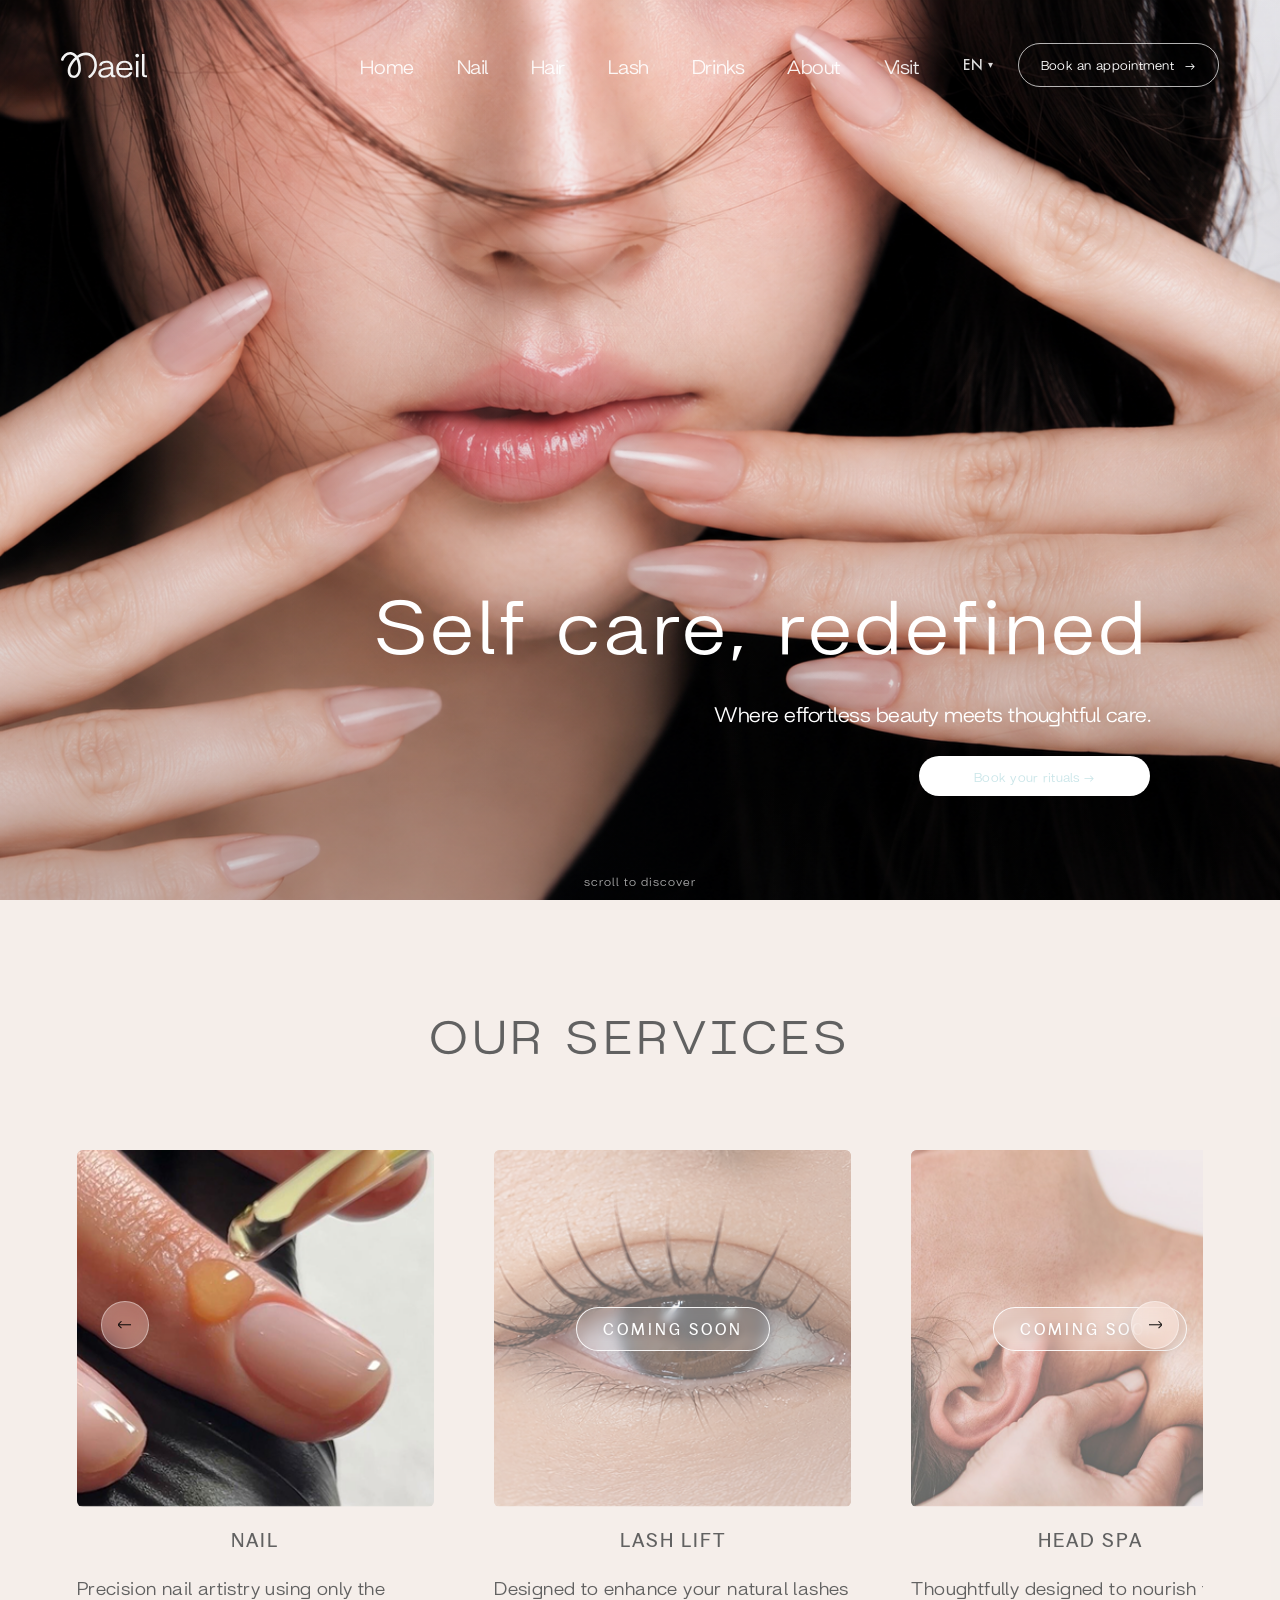
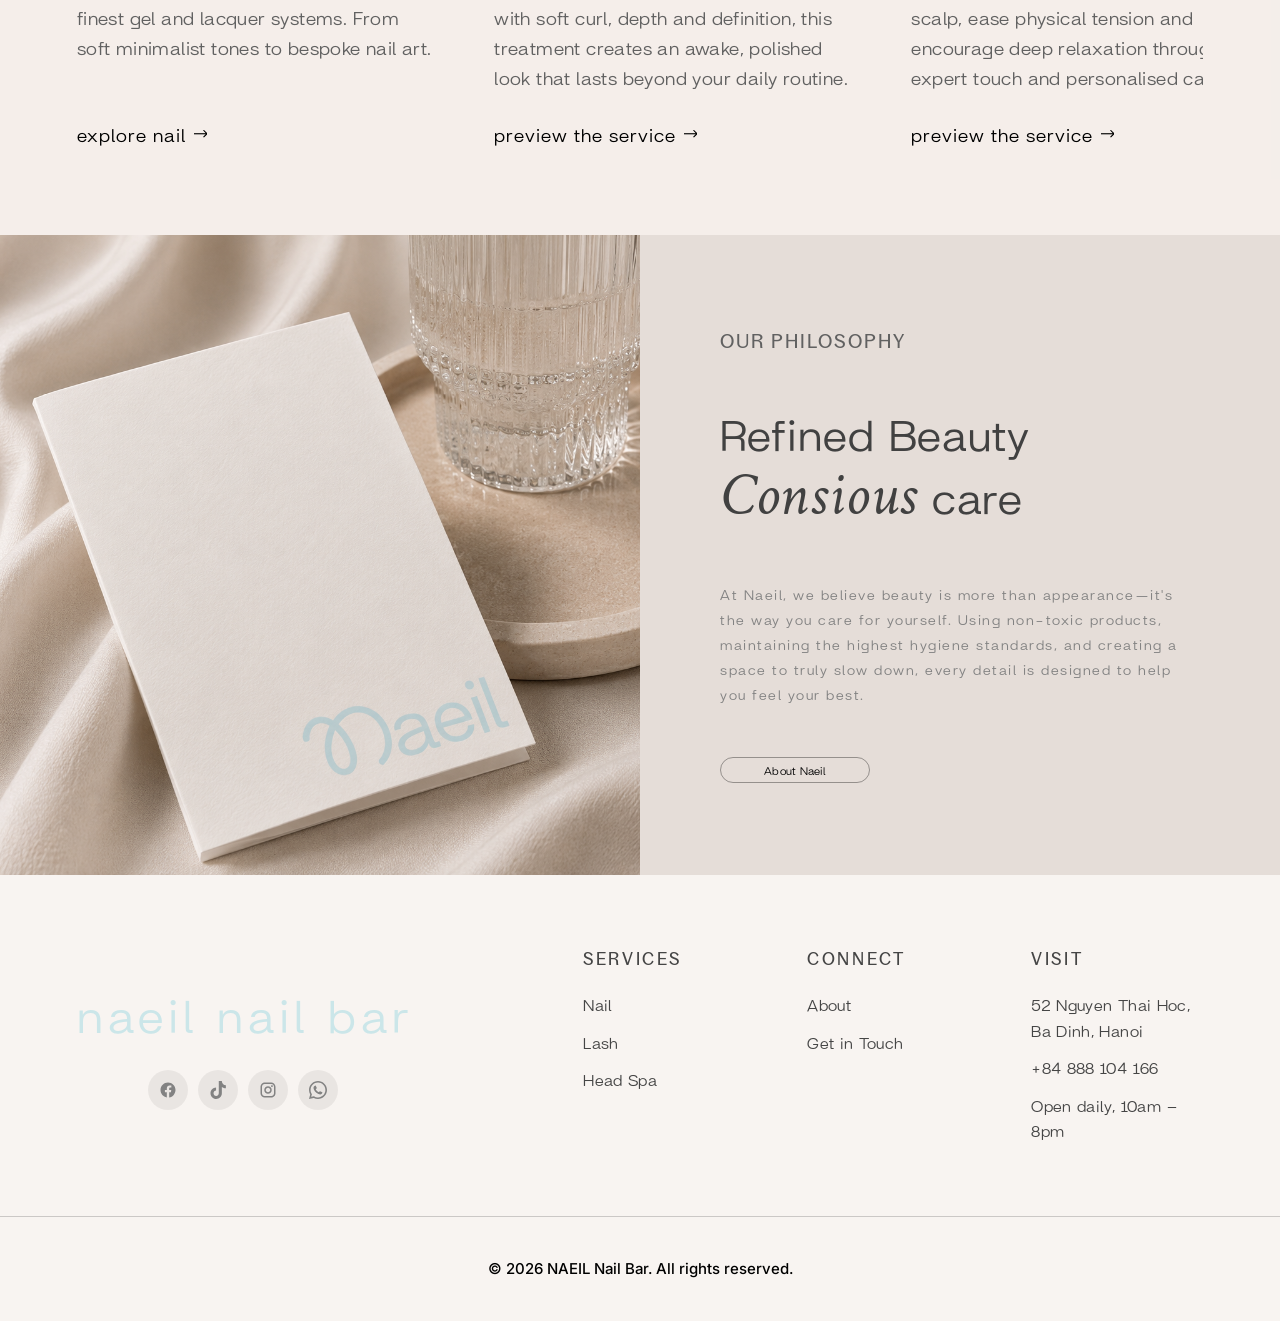
<file: index.html>
<!DOCTYPE html>
<html lang="en">
<head>
<meta charset="UTF-8">
<meta name="viewport" content="width=device-width, initial-scale=1.0">
<title>Naeil — Self care, redefined</title>
<link rel="icon" type="image/png" href="images/icons/favicon.png">
<link rel="preconnect" href="https://fonts.googleapis.com">
<link rel="preconnect" href="https://fonts.gstatic.com" crossorigin>
<link href="https://fonts.googleapis.com/css2?family=Cormorant+Garamond:wght@400&family=Crimson+Text:ital@1&family=Inter:wght@500&family=Montserrat:wght@400;500;600;700;800&family=Quicksand:wght@400;500;600;700&display=swap" rel="stylesheet">
<link rel="stylesheet" href="css/style.css">
<link rel="preload" as="image" href="images/hero.png" fetchpriority="high">
<script src="js/i18n.js"></script>
</head>
<body>
<script>
(function(){
  try {
    if (sessionStorage.getItem('naeilPreloaderShown') === '1') {
      document.documentElement.classList.add('preload-skip');
    }
  } catch (e) {}
})();
</script>

<!-- ============ PRELOADER ============ -->
<div id="preloader" class="preloader" role="status" aria-live="polite" aria-label="Loading">
  <div class="preloader-bg" style="background-image:url('images/hero.png')"></div>
  <div class="preloader-content">
    <img src="images/icons/logo.svg" alt="" class="preloader-logo" aria-hidden="true">
  </div>
</div>
<script>
  window.__preloadHero = new Image();
  window.__preloadHero.src = 'images/hero.png';
</script>

<!-- ============ HEADER / HERO ============ -->
<header class="hero">
  <div class="hero-media">
    <img src="images/hero.png" alt="Close-up beauty portrait — Naeil self care" fetchpriority="high">
  </div>
  <div class="hero-overlay"></div>

  <nav class="navbar">
    <a href="/" class="logo">
      <img src="images/icons/logo.svg" alt="Maeil" class="logo-img">
    </a>
    <ul class="nav-links">
      <li><a href="/" data-i18n="nav.home">Home</a></li>
      <li><a href="nail.html" data-i18n="nav.nail">Nail</a></li>
      <li><a href="head-spa.html" data-i18n="nav.hair">Hair</a></li>
      <li><a href="lash.html" data-i18n="nav.lash">Lash</a></li>
      <li><a href="drinks.html" data-i18n="nav.drinks">Drinks</a></li>
      <li><a href="about.html" data-i18n="nav.about">About</a></li>
      <li><a href="visit.html" data-i18n="nav.visit">Visit</a></li>
    </ul>
    <div class="navbar-right">
      <div class="lang-switcher">
        <button type="button" class="lang-switcher-trigger" aria-haspopup="true" aria-expanded="false" aria-label="Change language">
          <span class="lang-switcher-label">EN</span>
          <span class="lang-switcher-chevron" aria-hidden="true">&#9662;</span>
        </button>
        <div class="lang-dropdown" role="listbox" aria-label="Select language">
          <button type="button" class="lang-dropdown-option is-selected" data-lang-option="en" role="option" aria-checked="true">
            <span data-i18n="lang.en">English</span>
            <span class="lang-check" aria-hidden="true">&#10003;</span>
          </button>
          <button type="button" class="lang-dropdown-option" data-lang-option="vi" role="option" aria-checked="false">
            <span data-i18n="lang.vi">Tiếng Việt</span>
            <span class="lang-check" aria-hidden="true">&#10003;</span>
          </button>
          <button type="button" class="lang-dropdown-option" data-lang-option="zh" role="option" aria-checked="false">
            <span data-i18n="lang.zh">中文</span>
            <span class="lang-check" aria-hidden="true">&#10003;</span>
          </button>
        </div>
      </div>
      <button type="button" class="nav-book-btn" data-book-trigger aria-label="Open booking options">
        <span data-i18n="nav.book">Book an appointment</span>
        <span class="btn-arrow" aria-hidden="true">&rarr;</span>
      </button>
      <div class="mobile-lang-switcher">
        <button type="button" class="mobile-lang-trigger" aria-haspopup="true" aria-expanded="false" aria-label="Change language">
          <span class="lang-switcher-label">EN</span>
          <span class="mobile-lang-chevron" aria-hidden="true">&#9662;</span>
        </button>
        <div class="mobile-lang-dropdown" role="listbox" aria-label="Select language">
          <button type="button" class="mobile-lang-option is-selected" data-lang-option="en" role="option" aria-checked="true">
            <span class="mobile-lang-code">EN</span>
            <span class="mobile-lang-name" data-i18n="lang.en">English</span>
          </button>
          <button type="button" class="mobile-lang-option" data-lang-option="vi" role="option" aria-checked="false">
            <span class="mobile-lang-code">VI</span>
            <span class="mobile-lang-name" data-i18n="lang.vi">Tiếng Việt</span>
          </button>
          <button type="button" class="mobile-lang-option" data-lang-option="zh" role="option" aria-checked="false">
            <span class="mobile-lang-code">中文</span>
            <span class="mobile-lang-name" data-i18n="lang.zh">中文</span>
          </button>
        </div>
      </div>
      <button class="nav-toggle" aria-label="Open menu" aria-expanded="false" aria-controls="megaMenuOverlay">
        <span></span><span></span><span></span>
      </button>
    </div>
  </nav>

  <div class="hero-content">
    <h1 class="hero-title" data-i18n="home.hero.title">Self care, redefined</h1>
    <div class="hero-bottom-row">
      <p class="hero-sub" data-i18n="home.hero.sub">Where effortless beauty meets thoughtful care.</p>
    </div>
    <button type="button" class="btn btn-light" data-book-trigger aria-label="Open booking options">
      <span data-i18n="home.hero.cta">Book your rituals</span>
      <span class="btn-arrow" aria-hidden="true">&rarr;</span>
    </button>
  </div>

  <div class="scroll-hint" data-i18n="home.hero.scroll">scroll to discover</div>
</header>

<!-- ============ OUR SERVICES ============ -->
<section class="services" id="services">
  <h2 class="eyebrow center reveal" data-i18n="home.services.eyebrow">Our Services</h2>

  <div class="carousel-wrap">
    <button class="carousel-arrow prev" aria-label="Previous services"><img src="images/icons/arrow.svg" alt=""></button>
    <button class="carousel-arrow next" aria-label="Next services"><img src="images/icons/arrow.svg" alt=""></button>
    <div class="services-grid reveal-stagger" id="services-grid">
    <article class="service-card" id="services-nail">
      <a class="service-img" href="nail.html" aria-label="Explore Nail">
        <img src="images/nail.png" alt="Nail gel application close-up" loading="lazy">
      </a>
      <h3 data-i18n="home.services.nail.title">Nail</h3>
      <div class="card-body">
        <p data-i18n="home.services.nail.copy">Precision nail artistry using only the finest gel and lacquer systems. From soft minimalist tones to bespoke nail art.</p>
        <a href="nail.html" class="link-arrow"><span data-i18n="home.services.nail.link">explore nail</span> <img src="images/icons/arrow.svg" alt="" class="arrow-icon"></a>
      </div>
    </article>

    <article class="service-card is-coming-soon" id="services-lash">
      <a class="service-img" href="lash.html" aria-label="Preview Lash Lift (coming soon)">
        <img src="images/lash-lift.png" alt="Lash lift close-up of eye" loading="lazy">
        <span class="cs-veil" aria-hidden="true"></span><span class="cs-badge" data-i18n="cs.badge">Coming soon</span>
      </a>
      <h3 data-i18n="home.services.lash.title">Lash Lift</h3>
      <div class="card-body">
        <p data-i18n="home.services.lash.copy">Designed to enhance your natural lashes with soft curl, depth and definition, this treatment creates an awake, polished look that lasts beyond your daily routine.</p>
        <a href="lash.html" class="link-arrow"><span data-i18n="home.services.lash.link">explore lash lift</span> <img src="images/icons/arrow.svg" alt="" class="arrow-icon"></a>
      </div>
    </article>

    <article class="service-card is-coming-soon" id="services-hair">
      <a class="service-img" href="head-spa.html" aria-label="Preview Head Spa (coming soon)">
        <img src="images/head-spa.png" alt="Head spa neck massage close-up" loading="lazy">
        <span class="cs-veil" aria-hidden="true"></span><span class="cs-badge" data-i18n="cs.badge">Coming soon</span>
      </a>
      <h3 data-i18n="home.services.spa.title">Head Spa</h3>
      <div class="card-body">
        <p data-i18n="home.services.spa.copy">Thoughtfully designed to nourish the scalp, ease physical tension and encourage deep relaxation through expert touch and personalised care.</p>
        <a href="head-spa.html" class="link-arrow"><span data-i18n="home.services.spa.link">explore head spa</span> <img src="images/icons/arrow.svg" alt="" class="arrow-icon"></a>
      </div>
    </article>
    </div>
  </div>
</section>

<!-- ============ OUR PHILOSOPHY ============ -->
<section class="philosophy">
  <div class="philosophy-img reveal">
    <img src="images/philosophy.png" alt="Naeil branded card flat-lay" loading="lazy">
  </div>

  <div class="philosophy-content reveal">
    <span class="eyebrow philosophy-eyebrow" data-i18n="home.philosophy.eyebrow">Our Philosophy</span>
    <h2 class="philosophy-title">
      <span data-i18n="home.philosophy.title1">Refined Beauty</span><br data-i18n-br="home.philosophy.title2">
      <em class="consious" data-i18n="home.philosophy.title2">Consious</em> <span class="care-word" data-i18n="home.philosophy.title3">care</span>
    </h2>
    <p data-i18n="home.philosophy.copy">
      At Naeil, we believe beauty is more than appearance—it's the way you care for yourself.
      Using non-toxic products, maintaining the highest hygiene standards, and creating a
      space to truly slow down, every detail is designed to help you feel your best.
    </p>
    <a href="about.html" class="btn btn-outline" data-i18n="home.philosophy.btn">About Naeil</a>
  </div>
</section>

<!-- ============ FOOTER ============ -->
<footer class="site-footer" id="footer">
  <div class="footer-top">
    <div class="footer-brand reveal">
      <p class="brand-script" data-i18n="footer.brand">naeil nail bar</p>
     <div class="social-icons">
        <a href="#" aria-label="Facebook"><img src="images/icons/facebook.svg" alt=""></a>
        <a href="#" aria-label="TikTok"><img src="images/icons/tiktok.svg" alt=""></a>
        <a href="#" aria-label="Instagram"><img src="images/icons/instagram.svg" alt=""></a>
        <a href="#" aria-label="WhatsApp"><img src="images/icons/whatsapp.svg" alt=""></a>
      </div>
    </div>

    <div class="footer-links">
    <div class="footer-col">
      <h4 data-i18n="footer.services">Services</h4>
      <ul>
        <li><a href="nail.html" data-i18n="footer.nail">Nail</a></li>
        <li><a href="lash.html" data-i18n="footer.lash">Lash</a></li>
        <li><a href="head-spa.html" data-i18n="footer.headspa">Head Spa</a></li>
      </ul>
    </div>

    <div class="footer-col">
      <h4 data-i18n="footer.connect">Connect</h4>
      <ul>
        <li><a href="about.html" data-i18n="footer.aboutlink2">About</a></li>
        <li><a href="#" data-i18n="footer.getintouch">Get in Touch</a></li>
      </ul>
    </div>

    <div class="footer-col">
      <h4 data-i18n="footer.visit">Visit</h4>
      <ul class="visit-list">
        <li data-i18n="footer.address">52 Nguyen Thai Hoc, Ba Dinh, Hanoi</li>
        <li>+84 888 104 166</li>
        <li data-i18n="footer.hours">Open daily, 10am – 8pm</li>
      </ul>
    </div>
    </div>
  </div>

  <div class="footer-bottom">
    <p data-i18n="footer.copyright">© 2026 NAEIL. All rights reserved.</p>
  </div>
</footer>

<!-- ============ MEGA MENU ============ -->
<div class="mega-menu-overlay" id="megaMenuOverlay" aria-hidden="true">
  <div class="mega-menu" role="dialog" aria-modal="true" aria-label="Site navigation">
    <div class="mega-menu-top">
      <a href="/" class="mega-menu-logo">
        <img src="images/icons/logo.svg" alt="Maeil" class="logo-img">
      </a>
      <button type="button" class="mega-menu-close" id="megaMenuClose" aria-label="Close menu">&times;</button>
    </div>
    <nav class="mega-menu-list">
      <div class="mega-menu-group">
        <span class="mega-menu-group-label" data-i18n="megamenu.services">Services</span>
        <div class="mega-menu-rows">
          <a href="nail.html" class="mega-menu-item">
            <span class="mega-menu-item-img"><img src="images/nail.png" alt="" loading="lazy"></span>
            <span class="mega-menu-item-text">
              <span class="mega-menu-item-title" data-i18n="megamenu.nail.title">Nail</span>
              <span class="mega-menu-item-desc" data-i18n="megamenu.nail.desc">Precision gel &amp; lacquer artistry</span>
            </span>
            <span class="mega-menu-item-arrow" aria-hidden="true">&rarr;</span>
          </a>
          <a href="head-spa.html" class="mega-menu-item">
            <span class="mega-menu-item-img"><img src="images/head-spa.png" alt="" loading="lazy"></span>
            <span class="mega-menu-item-text">
              <span class="mega-menu-item-title" data-i18n="megamenu.hair.title">Hair</span>
              <span class="mega-menu-item-desc" data-i18n="megamenu.hair.desc">Restorative head spa rituals</span>
            </span>
            <span class="mega-menu-item-arrow" aria-hidden="true">&rarr;</span>
          </a>
          <a href="lash.html" class="mega-menu-item">
            <span class="mega-menu-item-img"><img src="images/lash-lift.png" alt="" loading="lazy"></span>
            <span class="mega-menu-item-text">
              <span class="mega-menu-item-title" data-i18n="megamenu.lash.title">Lash</span>
              <span class="mega-menu-item-desc" data-i18n="megamenu.lash.desc">Korean lash lift &amp; tint</span>
            </span>
            <span class="mega-menu-item-arrow" aria-hidden="true">&rarr;</span>
          </a>
        </div>
      </div>
      <div class="mega-menu-group">
        <span class="mega-menu-group-label" data-i18n="megamenu.explore">Explore</span>
        <div class="mega-menu-rows">
          <a href="drinks.html" class="mega-menu-item">
            <span class="mega-menu-item-img"><img src="images/drinks-page/drinks-thumb.jpg" alt="" loading="lazy"></span>
            <span class="mega-menu-item-text">
              <span class="mega-menu-item-title" data-i18n="megamenu.drinks.title">Drinks</span>
              <span class="mega-menu-item-desc" data-i18n="megamenu.drinks.desc">Café, Japanese tea &amp; cold brew</span>
            </span>
            <span class="mega-menu-item-arrow" aria-hidden="true">&rarr;</span>
          </a>
          <a href="about.html" class="mega-menu-item">
            <span class="mega-menu-item-img"><img src="images/about-page/hero-about.jpg" alt="" loading="lazy"></span>
            <span class="mega-menu-item-text">
              <span class="mega-menu-item-title" data-i18n="megamenu.about.title">About</span>
              <span class="mega-menu-item-desc" data-i18n="megamenu.about.desc">Our philosophy &amp; ritual</span>
            </span>
            <span class="mega-menu-item-arrow" aria-hidden="true">&rarr;</span>
          </a>
          <a href="visit.html" class="mega-menu-item">
            <span class="mega-menu-item-img"><img src="images/visit-page/exterior-visit.jpg" alt="" loading="lazy"></span>
            <span class="mega-menu-item-text">
              <span class="mega-menu-item-title" data-i18n="megamenu.visit.title">Visit</span>
              <span class="mega-menu-item-desc" data-i18n="megamenu.visit.desc">Location &amp; opening hours</span>
            </span>
            <span class="mega-menu-item-arrow" aria-hidden="true">&rarr;</span>
          </a>
        </div>
      </div>
      <div class="mega-menu-group mega-menu-lang">
        <span class="mega-menu-group-label" data-i18n="lang.label">Language</span>
        <div class="mega-menu-lang-options">
          <button type="button" class="mega-menu-lang-option is-selected" data-lang-option="en" role="option" aria-checked="true">
            <span data-i18n="lang.en">English</span>
            <span class="lang-check" aria-hidden="true">&#10003;</span>
          </button>
          <button type="button" class="mega-menu-lang-option" data-lang-option="vi" role="option" aria-checked="false">
            <span data-i18n="lang.vi">Tiếng Việt</span>
            <span class="lang-check" aria-hidden="true">&#10003;</span>
          </button>
          <button type="button" class="mega-menu-lang-option" data-lang-option="zh" role="option" aria-checked="false">
            <span data-i18n="lang.zh">中文</span>
            <span class="lang-check" aria-hidden="true">&#10003;</span>
          </button>
        </div>
      </div>
    </nav>
    <div class="mega-menu-bottom">
      <button type="button" class="mega-menu-book-btn" data-book-trigger>
        <span data-i18n="megamenu.book">Book your appointment</span>
        <span class="btn-arrow" aria-hidden="true">&rarr;</span>
      </button>
    </div>
  </div>
</div>

<!-- ============ BOOKING MODAL ============ -->
<div class="booking-modal-overlay" id="bookingModalOverlay" aria-hidden="true">
  <div class="booking-modal" role="dialog" aria-modal="true" aria-labelledby="bookingModalTitle">
    <button type="button" class="booking-modal-close" id="bookingModalClose" aria-label="Close">&times;</button>
    <span class="booking-modal-eyebrow" data-i18n="booking.eyebrow">Get in touch</span>
    <h3 id="bookingModalTitle" class="booking-modal-title" data-i18n="booking.title">Book your appointment</h3>
    <p class="booking-modal-sub" data-i18n="booking.sub">Choose how you'd like to reach us.</p>
    <div class="booking-modal-options">
      <a class="booking-option" href="https://wa.me/84888104166" target="_blank" rel="noopener noreferrer">
        <span class="booking-option-icon" aria-hidden="true"><img src="images/icons/whatsapp.svg" alt=""></span>
        <span class="booking-option-text"><strong data-i18n="booking.whatsapp">WhatsApp</strong><small>+84 888 104 166</small></span>
        <span class="booking-option-arrow" aria-hidden="true">&rarr;</span>
      </a>
      <a class="booking-option" href="tel:+84888104166">
        <span class="booking-option-icon" aria-hidden="true">
          <svg viewBox="0 0 24 24" fill="none" xmlns="http://www.w3.org/2000/svg"><path d="M5 4h3.5l1.5 4.5-2 1.5a11 11 0 0 0 6 6l1.5-2L19 15.5V19a1 1 0 0 1-1 1C10.5 20 4 13.5 4 6a1 1 0 0 1 1-1Z" stroke="currentColor" stroke-width="1.3" stroke-linejoin="round"/></svg>
        </span>
        <span class="booking-option-text"><strong data-i18n="booking.phone">Phone</strong><small>+84 888 104 166</small></span>
        <span class="booking-option-arrow" aria-hidden="true">&rarr;</span>
      </a>
      <a class="booking-option" href="https://www.instagram.com/naeilnailbar/" target="_blank" rel="noopener noreferrer">
        <span class="booking-option-icon" aria-hidden="true"><img src="images/icons/instagram.svg" alt=""></span>
        <span class="booking-option-text"><strong data-i18n="booking.instagram">Instagram</strong><small>@naeilnailbar</small></span>
        <span class="booking-option-arrow" aria-hidden="true">&rarr;</span>
      </a>
      <a class="booking-option" href="https://www.facebook.com/profile.php?id=61591534436233" target="_blank" rel="noopener noreferrer">
        <span class="booking-option-icon" aria-hidden="true"><img src="images/icons/facebook.svg" alt=""></span>
        <span class="booking-option-text"><strong data-i18n="booking.facebook">Facebook</strong><small>NAEIL Nail Bar</small></span>
        <span class="booking-option-arrow" aria-hidden="true">&rarr;</span>
      </a>
    </div>
  </div>
</div>

<script src="js/script.js"></script>
</body>
</html>
</file>
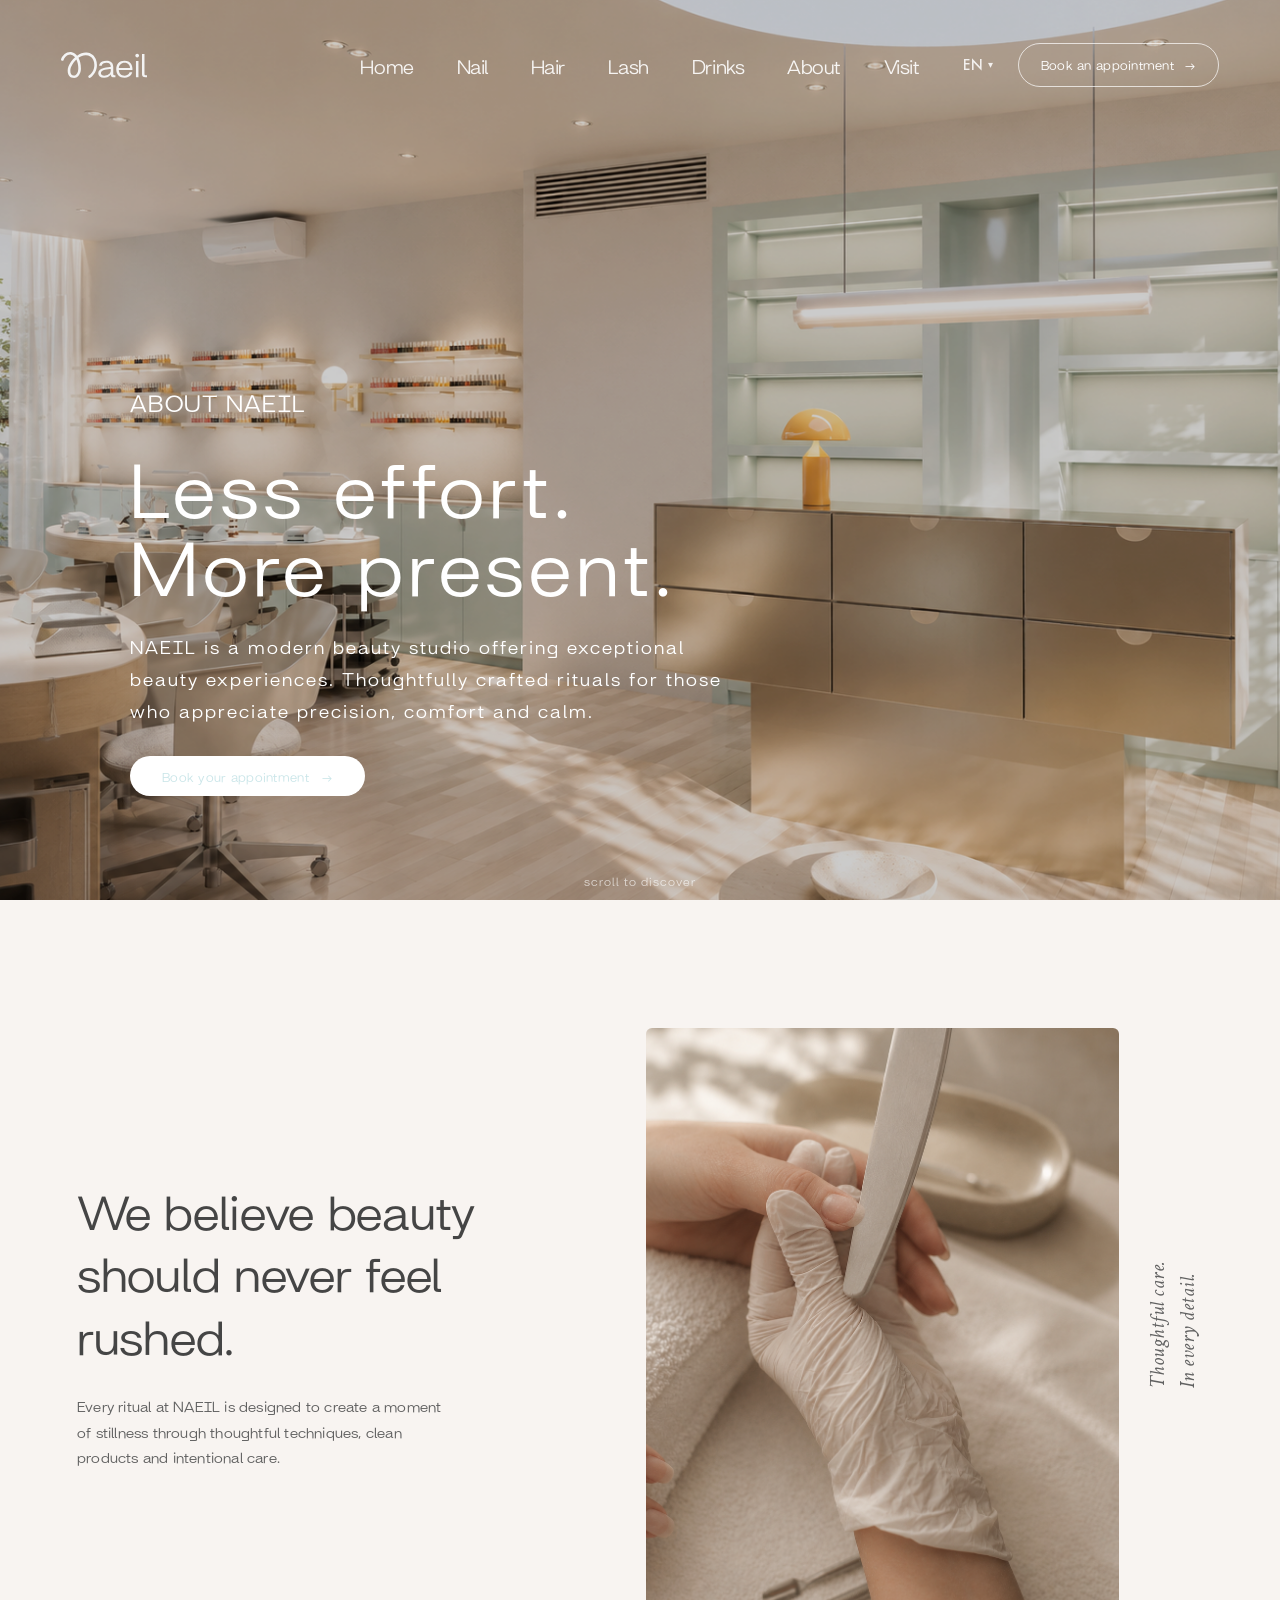
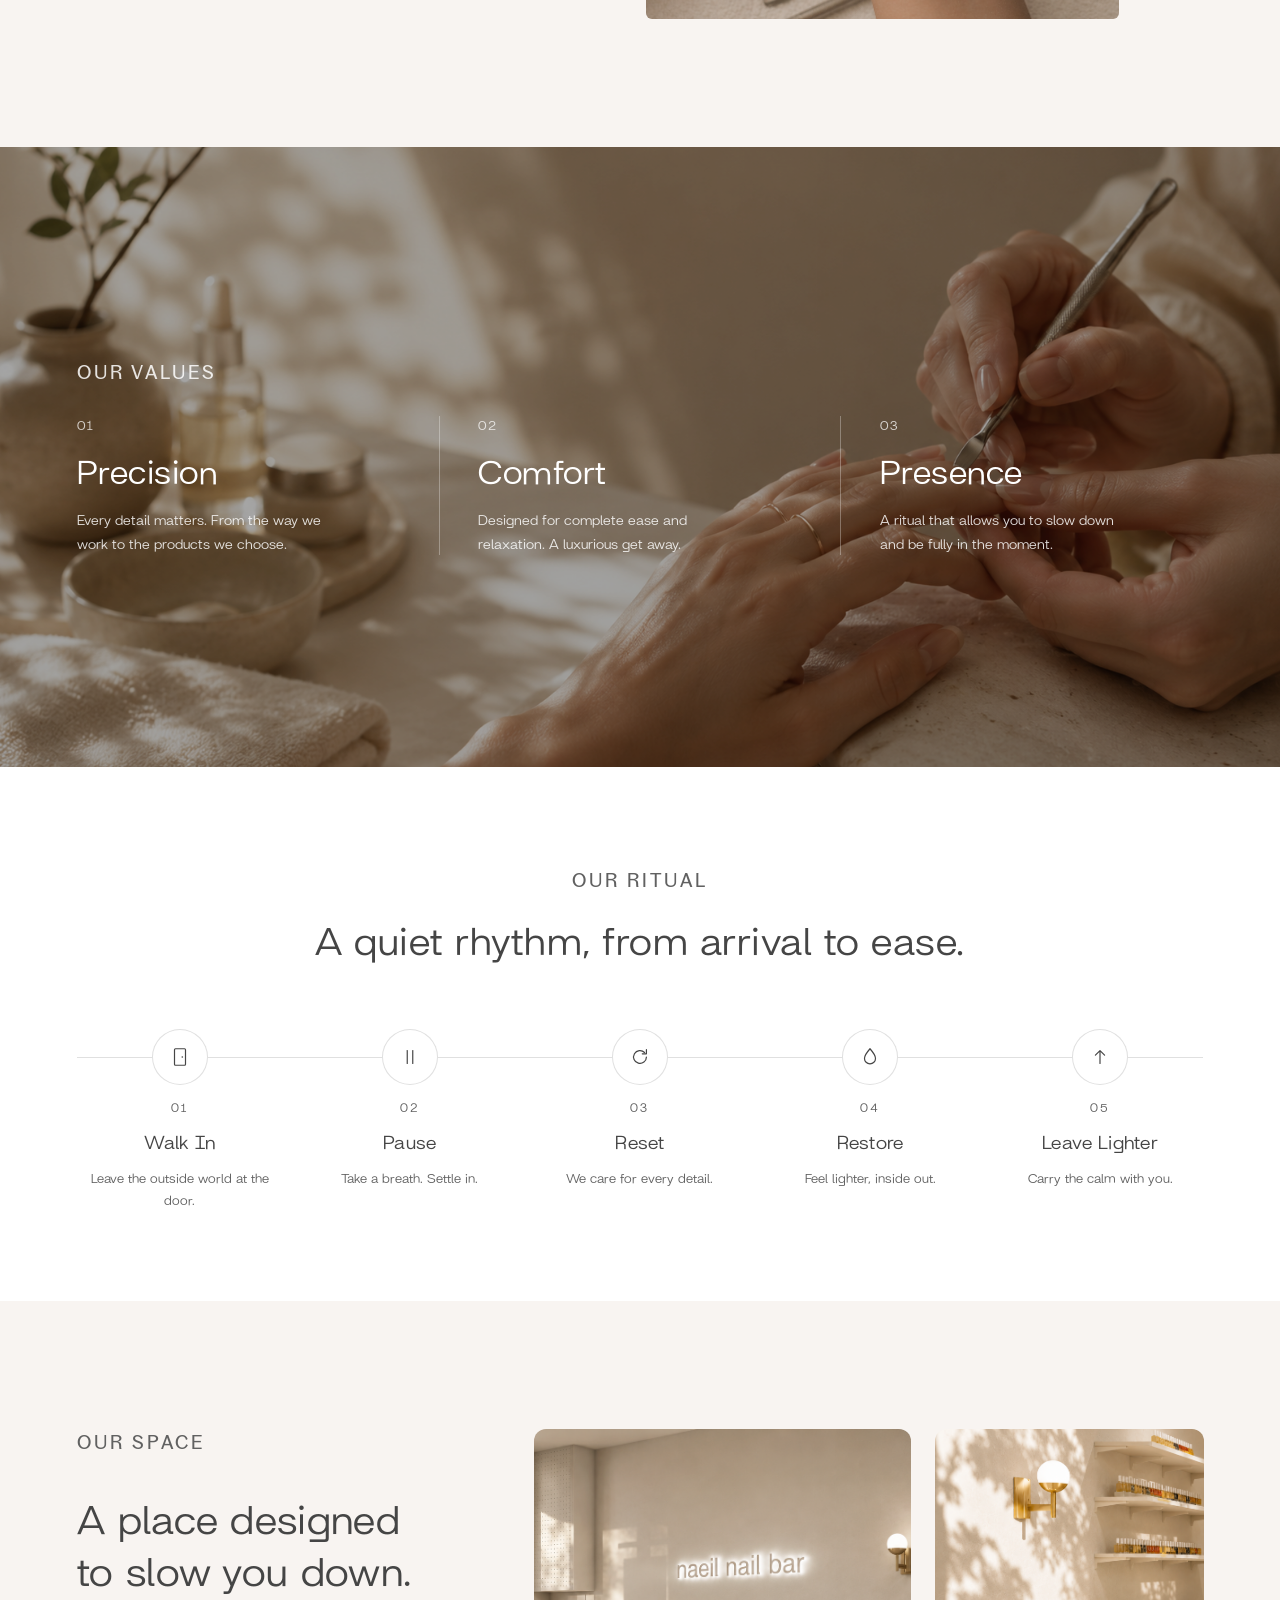
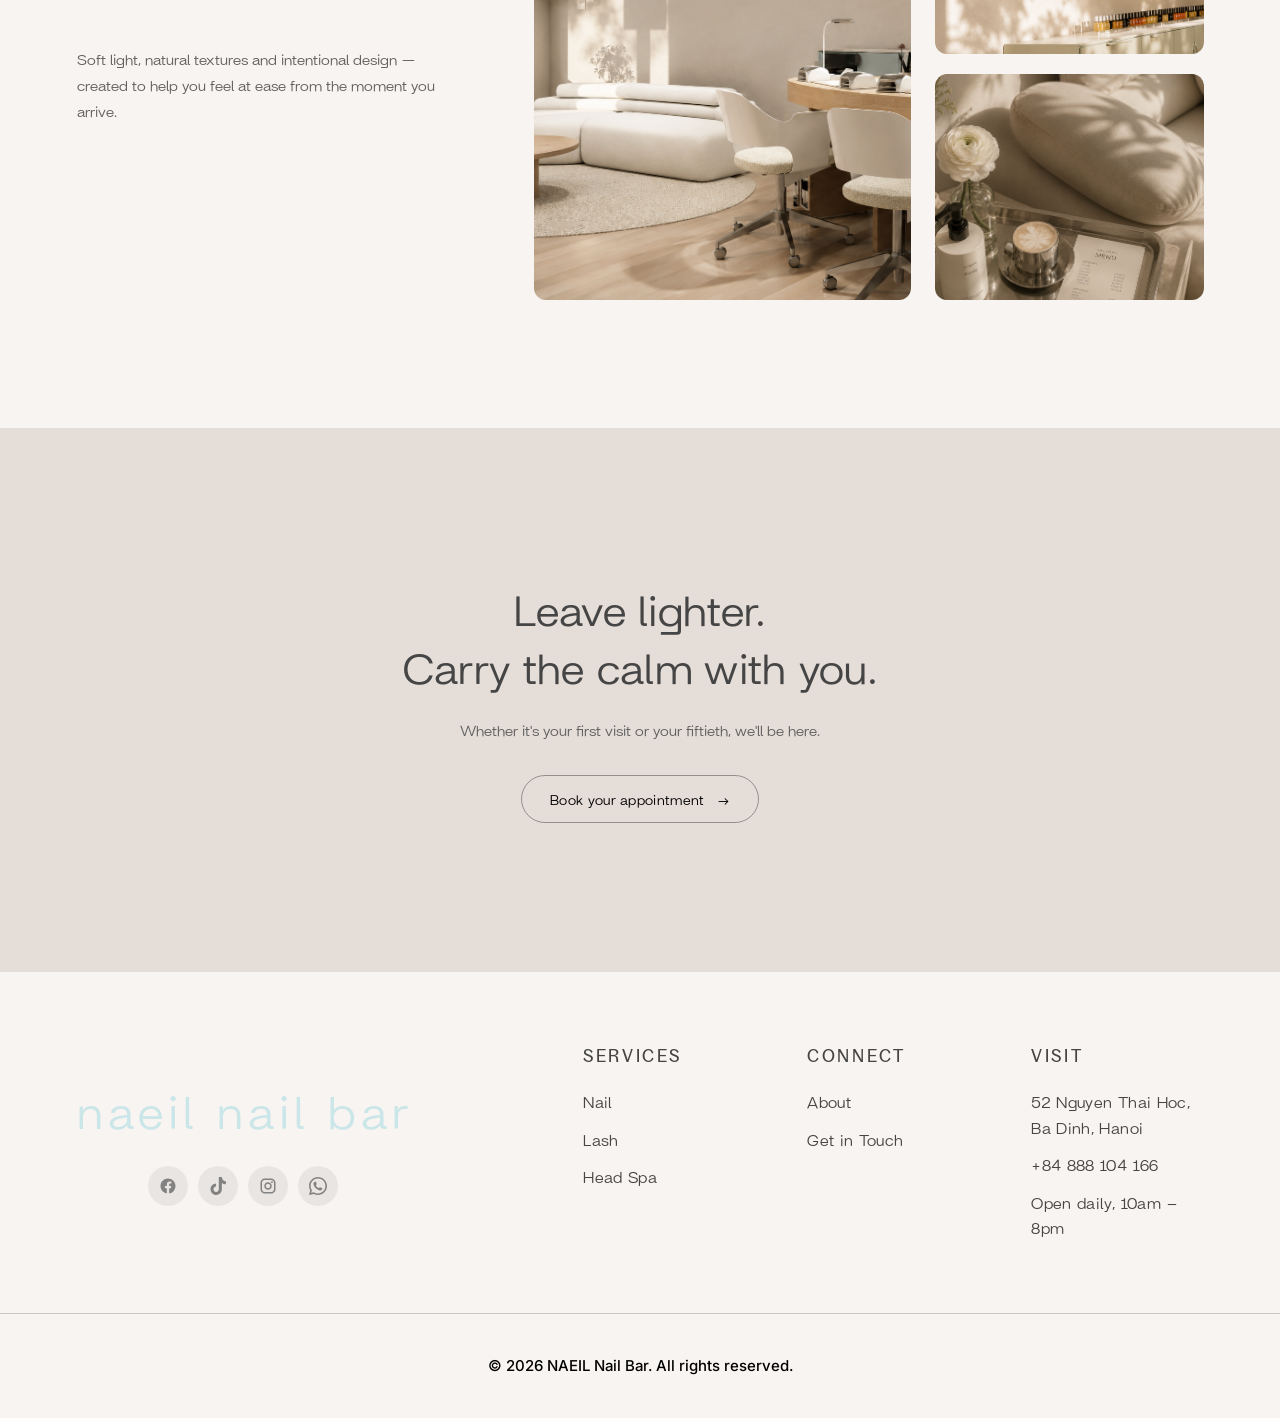
<file: about.html>
<!DOCTYPE html>
<html lang="en">
<head>
<meta charset="UTF-8">
<meta name="viewport" content="width=device-width, initial-scale=1.0">
<title>About Naeil — Naeil Nail Bar</title>
<link rel="icon" type="image/png" href="images/icons/favicon.png">
<link rel="preconnect" href="https://fonts.googleapis.com">
<link rel="preconnect" href="https://fonts.gstatic.com" crossorigin>
<link href="https://fonts.googleapis.com/css2?family=Cormorant+Garamond:wght@400&family=Crimson+Text:ital@1&family=Inter:wght@500&family=Montserrat:wght@400;500;600;700;800&family=Quicksand:wght@400;500;600;700&display=swap" rel="stylesheet">
<link rel="stylesheet" href="css/style.css">
<link rel="preload" as="image" href="images/about-page/hero-about.jpg" fetchpriority="high">
<script src="js/i18n.js"></script>
</head>
<body>
<script>
(function(){
  try {
    if (sessionStorage.getItem('naeilPreloaderShown') === '1') {
      document.documentElement.classList.add('preload-skip');
    }
  } catch (e) {}
})();
</script>

<!-- ============ PRELOADER ============ -->
<div id="preloader" class="preloader" role="status" aria-live="polite" aria-label="Loading">
  <div class="preloader-bg" style="background-image:url('images/about-page/hero-about.jpg')"></div>
  <div class="preloader-content">
    <img src="images/icons/logo.svg" alt="" class="preloader-logo" aria-hidden="true">
  </div>
</div>
<script>
  window.__preloadHero = new Image();
  window.__preloadHero.src = 'images/about-page/hero-about.jpg';
</script>

<!-- ============ HEADER / HERO ============ -->
<header class="hero about-hero">
  <div class="hero-media">
    <img src="images/about-page/hero-about.jpg" alt="Naeil salon interior bathed in soft natural light" fetchpriority="high">
  </div>
  <div class="hero-overlay"></div>

  <nav class="navbar">
    <a href="/" class="logo">
      <img src="images/icons/logo.svg" alt="Maeil" class="logo-img">
    </a>
    <ul class="nav-links">
      <li><a href="/" data-i18n="nav.home">Home</a></li>
      <li><a href="nail.html" data-i18n="nav.nail">Nail</a></li>
      <li><a href="head-spa.html" data-i18n="nav.hair">Hair</a></li>
      <li><a href="lash.html" data-i18n="nav.lash">Lash</a></li>
      <li><a href="drinks.html" data-i18n="nav.drinks">Drinks</a></li>
      <li><a href="about.html" data-i18n="nav.about">About</a></li>
      <li><a href="visit.html" data-i18n="nav.visit">Visit</a></li>
    </ul>
    <div class="navbar-right">
      <div class="lang-switcher">
        <button type="button" class="lang-switcher-trigger" aria-haspopup="true" aria-expanded="false" aria-label="Change language">
          <span class="lang-switcher-label">EN</span>
          <span class="lang-switcher-chevron" aria-hidden="true">&#9662;</span>
        </button>
        <div class="lang-dropdown" role="listbox" aria-label="Select language">
          <button type="button" class="lang-dropdown-option is-selected" data-lang-option="en" role="option" aria-checked="true">
            <span data-i18n="lang.en">English</span>
            <span class="lang-check" aria-hidden="true">&#10003;</span>
          </button>
          <button type="button" class="lang-dropdown-option" data-lang-option="vi" role="option" aria-checked="false">
            <span data-i18n="lang.vi">Tiếng Việt</span>
            <span class="lang-check" aria-hidden="true">&#10003;</span>
          </button>
          <button type="button" class="lang-dropdown-option" data-lang-option="zh" role="option" aria-checked="false">
            <span data-i18n="lang.zh">中文</span>
            <span class="lang-check" aria-hidden="true">&#10003;</span>
          </button>
        </div>
      </div>
      <button type="button" class="nav-book-btn" data-book-trigger aria-label="Open booking options">
        <span data-i18n="nav.book">Book an appointment</span>
        <span class="btn-arrow" aria-hidden="true">&rarr;</span>
      </button>
      <div class="mobile-lang-switcher">
        <button type="button" class="mobile-lang-trigger" aria-haspopup="true" aria-expanded="false" aria-label="Change language">
          <span class="lang-switcher-label">EN</span>
          <span class="mobile-lang-chevron" aria-hidden="true">&#9662;</span>
        </button>
        <div class="mobile-lang-dropdown" role="listbox" aria-label="Select language">
          <button type="button" class="mobile-lang-option is-selected" data-lang-option="en" role="option" aria-checked="true">
            <span class="mobile-lang-code">EN</span>
            <span class="mobile-lang-name" data-i18n="lang.en">English</span>
          </button>
          <button type="button" class="mobile-lang-option" data-lang-option="vi" role="option" aria-checked="false">
            <span class="mobile-lang-code">VI</span>
            <span class="mobile-lang-name" data-i18n="lang.vi">Tiếng Việt</span>
          </button>
          <button type="button" class="mobile-lang-option" data-lang-option="zh" role="option" aria-checked="false">
            <span class="mobile-lang-code">中文</span>
            <span class="mobile-lang-name" data-i18n="lang.zh">中文</span>
          </button>
        </div>
      </div>
      <button class="nav-toggle" aria-label="Open menu" aria-expanded="false" aria-controls="megaMenuOverlay">
        <span></span><span></span><span></span>
      </button>
    </div>
  </nav>

  <div class="hero-content about-hero-content">
    <span class="about-eyebrow-sm" data-i18n="about.hero.eyebrow">ABOUT NAEIL</span>
    <h1 class="about-hero-title"><span class="about-hero-line" data-i18n="about.hero.line1">Less effort.</span><br data-i18n-br="about.hero.line2"><span class="about-hero-line" data-i18n="about.hero.line2">More present.</span></h1>
    <p class="about-hero-desc" data-i18n="about.hero.desc">NAEIL is a modern beauty studio offering exceptional beauty experiences. Thoughtfully crafted rituals for those who appreciate precision, comfort and calm.</p>
    <button type="button" class="btn btn-light" data-book-trigger aria-label="Open booking options">
      <span data-i18n="about.hero.cta">Book your appointment</span>
      <span class="btn-arrow" aria-hidden="true">&rarr;</span>
    </button>
  </div>

  <div class="scroll-hint" data-i18n="home.hero.scroll">scroll to discover</div>
</header>

<!-- ============ BRAND PHILOSOPHY ============ -->
<section class="about-philosophy">
  <div class="about-philosophy-inner">
    <div class="about-philosophy-text reveal">
      <p class="about-quote" data-i18n="about.philosophy.quote">We believe beauty should never feel rushed.</p>
      <p class="about-philosophy-copy" data-i18n="about.philosophy.copy">Every ritual at NAEIL is designed to create a moment of stillness through thoughtful techniques, clean products and intentional care.</p>
    </div>

    <div class="about-philosophy-media reveal">
      <div class="about-philosophy-img">
        <img src="images/about-page/philosophy-tools.jpg" alt="Minimal manicure tools resting on a natural stone tray in soft sunlight" loading="lazy">
      </div>
      <span class="about-vertical-text"><span data-i18n="about.philosophy.vertical1">Thoughtful care.</span><br data-i18n-br="about.philosophy.vertical2"><span data-i18n="about.philosophy.vertical2">In every detail.</span></span>
    </div>
  </div>
</section>

<!-- ============ OUR VALUES ============ -->
<section class="about-values">
  <div class="about-values-media">
    <img src="images/about-page/values-manicure.jpg" alt="Close-up of a natural manicure in warm light" loading="lazy">
  </div>
  <div class="about-values-overlay"></div>

  <div class="about-values-inner reveal-stagger">
    <span class="about-values-label reveal" data-i18n="about.values.label">OUR VALUES</span>
    <div class="about-value reveal-item">
      <span class="about-value-num">01</span>
      <h3 class="about-value-title" data-i18n="about.values.precision.title">Precision</h3>
      <p class="about-value-desc" data-i18n="about.values.precision.copy">Every detail matters. From the way we work to the products we choose.</p>
    </div>
    <span class="about-value-divider"></span>
    <div class="about-value reveal-item">
      <span class="about-value-num">02</span>
      <h3 class="about-value-title" data-i18n="about.values.comfort.title">Comfort</h3>
      <p class="about-value-desc" data-i18n="about.values.comfort.copy">Designed for complete ease and relaxation. A luxurious get away.</p>
    </div>
    <span class="about-value-divider"></span>
    <div class="about-value reveal-item">
      <span class="about-value-num">03</span>
      <h3 class="about-value-title" data-i18n="about.values.presence.title">Presence</h3>
      <p class="about-value-desc" data-i18n="about.values.presence.copy">A ritual that allows you to slow down and be fully in the moment.</p>
    </div>
  </div>
</section>

<!-- ============ OUR RITUAL ============ -->
<section class="about-ritual">
  <div class="about-ritual-inner">
    <span class="about-ritual-label reveal" data-i18n="about.ritual.label">OUR RITUAL</span>
    <h2 class="about-ritual-title reveal" data-i18n="about.ritual.title">A quiet rhythm, from arrival to ease.</h2>
  </div>

  <div class="ritual-timeline-scroll">
    <div class="ritual-timeline-row reveal-stagger">
      <div class="ritual-timeline-line" aria-hidden="true"></div>

      <div class="ritual-step reveal-item">
        <span class="ritual-step-icon" aria-hidden="true">
          <svg viewBox="0 0 24 24" fill="none" xmlns="http://www.w3.org/2000/svg">
            <rect x="6" y="3" width="12" height="18" rx="1" stroke="currentColor" stroke-width="1.3"/>
            <circle cx="14.5" cy="12" r="0.9" fill="currentColor"/>
          </svg>
        </span>
        <span class="ritual-step-num">01</span>
        <h3 class="ritual-step-title" data-i18n="about.ritual.walkin.title">Walk In</h3>
        <p class="ritual-step-desc" data-i18n="about.ritual.walkin.copy">Leave the outside world at the door.</p>
      </div>

      <div class="ritual-step reveal-item">
        <span class="ritual-step-icon" aria-hidden="true">
          <svg viewBox="0 0 24 24" fill="none" xmlns="http://www.w3.org/2000/svg">
            <line x1="9" y1="5" x2="9" y2="19" stroke="currentColor" stroke-width="1.3" stroke-linecap="round"/>
            <line x1="15" y1="5" x2="15" y2="19" stroke="currentColor" stroke-width="1.3" stroke-linecap="round"/>
          </svg>
        </span>
        <span class="ritual-step-num">02</span>
        <h3 class="ritual-step-title" data-i18n="about.ritual.pause.title">Pause</h3>
        <p class="ritual-step-desc" data-i18n="about.ritual.pause.copy">Take a breath. Settle in.</p>
      </div>

      <div class="ritual-step reveal-item">
        <span class="ritual-step-icon" aria-hidden="true">
          <svg viewBox="0 0 24 24" fill="none" xmlns="http://www.w3.org/2000/svg">
            <path d="M19 12a7 7 0 1 1-2.05-4.95" stroke="currentColor" stroke-width="1.3" stroke-linecap="round"/>
            <path d="M19 4v4.5h-4.5" stroke="currentColor" stroke-width="1.3" stroke-linecap="round" stroke-linejoin="round"/>
          </svg>
        </span>
        <span class="ritual-step-num">03</span>
        <h3 class="ritual-step-title" data-i18n="about.ritual.reset.title">Reset</h3>
        <p class="ritual-step-desc" data-i18n="about.ritual.reset.copy">We care for every detail.</p>
      </div>

      <div class="ritual-step reveal-item">
        <span class="ritual-step-icon" aria-hidden="true">
          <svg viewBox="0 0 24 24" fill="none" xmlns="http://www.w3.org/2000/svg">
            <path d="M12 3c3.5 4 6 7.4 6 10.5A6 6 0 1 1 6 13.5C6 10.4 8.5 7 12 3Z" stroke="currentColor" stroke-width="1.3" stroke-linejoin="round"/>
          </svg>
        </span>
        <span class="ritual-step-num">04</span>
        <h3 class="ritual-step-title" data-i18n="about.ritual.restore.title">Restore</h3>
        <p class="ritual-step-desc" data-i18n="about.ritual.restore.copy">Feel lighter, inside out.</p>
      </div>

      <div class="ritual-step reveal-item">
        <span class="ritual-step-icon" aria-hidden="true">
          <svg viewBox="0 0 24 24" fill="none" xmlns="http://www.w3.org/2000/svg">
            <path d="M12 19V5M12 5l-5 5M12 5l5 5" stroke="currentColor" stroke-width="1.3" stroke-linecap="round" stroke-linejoin="round"/>
          </svg>
        </span>
        <span class="ritual-step-num">05</span>
        <h3 class="ritual-step-title" data-i18n="about.ritual.leavelighter.title">Leave Lighter</h3>
        <p class="ritual-step-desc" data-i18n="about.ritual.leavelighter.copy">Carry the calm with you.</p>
      </div>
    </div>
  </div>
</section>

<!-- ============ OUR SPACE ============ -->
<section class="about-space">
  <div class="about-space-inner">
    <div class="about-space-text reveal">
      <span class="about-space-label" data-i18n="about.space.label">OUR SPACE</span>
      <h2 class="about-space-title"><span data-i18n="about.space.title1">A place designed</span><br data-i18n-br="about.space.title2"><span data-i18n="about.space.title2">to slow you down.</span></h2>
      <p class="about-space-copy" data-i18n="about.space.copy">Soft light, natural textures and intentional design — created to help you feel at ease from the moment you arrive.</p>
    </div>

    <div class="about-space-gallery reveal">
      <div class="about-space-img about-space-img-lg">
        <img src="images/about-page/space-lounge.jpg" alt="Minimal lounge seating area bathed in natural light" loading="lazy">
      </div>
      <div class="about-space-stack">
        <div class="about-space-img about-space-img-sm">
          <img src="images/about-page/space-detail-1.jpg" alt="Manicure station with soft ambient lighting" loading="lazy">
        </div>
        <div class="about-space-img about-space-img-sm">
          <img src="images/about-page/space-detail-2.jpg" alt="Warm wall sconce beside a shelf of nail polish" loading="lazy">
        </div>
      </div>
    </div>
  </div>
</section>

<!-- ============ FINAL CTA ============ -->
<section class="about-final-cta">
  <div class="about-final-cta-inner reveal">
    <h2 class="about-final-cta-title"><span data-i18n="about.finalcta.title1">Leave lighter.</span><br data-i18n-br="about.finalcta.title2"><span data-i18n="about.finalcta.title2">Carry the calm with you.</span></h2>
    <p class="about-final-cta-copy" data-i18n="about.finalcta.copy">Whether it's your first visit or your fiftieth, we'll be here.</p>
    <button type="button" class="btn btn-outline about-final-cta-btn" data-book-trigger aria-label="Open booking options">
      <span data-i18n="about.finalcta.btn">Book your appointment</span>
      <span class="btn-arrow" aria-hidden="true">&rarr;</span>
    </button>
  </div>
</section>

<!-- ============ FOOTER ============ -->
<footer class="site-footer" id="footer">
  <div class="footer-top">
    <div class="footer-brand reveal">
      <p class="brand-script" data-i18n="footer.brand">naeil nail bar</p>
      <div class="social-icons">
        <a href="#" aria-label="Facebook"><img src="images/icons/facebook.svg" alt=""></a>
        <a href="#" aria-label="TikTok"><img src="images/icons/tiktok.svg" alt=""></a>
        <a href="#" aria-label="Instagram"><img src="images/icons/instagram.svg" alt=""></a>
        <a href="#" aria-label="WhatsApp"><img src="images/icons/whatsapp.svg" alt=""></a>
      </div>
    </div>

    <div class="footer-links">
    <div class="footer-col">
      <h4 data-i18n="footer.services">Services</h4>
      <ul>
        <li><a href="nail.html" data-i18n="footer.nail">Nail</a></li>
        <li><a href="lash.html" data-i18n="footer.lash">Lash</a></li>
        <li><a href="head-spa.html" data-i18n="footer.headspa">Head Spa</a></li>
      </ul>
    </div>

    <div class="footer-col">
      <h4 data-i18n="footer.connect">Connect</h4>
      <ul>
        <li><a href="about.html" data-i18n="footer.aboutlink2">About</a></li>
        <li><a href="#" data-i18n="footer.getintouch">Get in Touch</a></li>
      </ul>
    </div>

    <div class="footer-col">
      <h4 data-i18n="footer.visit">Visit</h4>
      <ul class="visit-list">
        <li data-i18n="footer.address">52 Nguyen Thai Hoc, Ba Dinh, Hanoi</li>
        <li>+84 888 104 166</li>
        <li data-i18n="footer.hours">Open daily, 10am – 8pm</li>
      </ul>
    </div>
    </div>
  </div>

  <div class="footer-bottom">
    <p data-i18n="footer.copyright">© 2026 NAEIL. All rights reserved.</p>
  </div>
</footer>

<!-- ============ MEGA MENU ============ -->
<div class="mega-menu-overlay" id="megaMenuOverlay" aria-hidden="true">
  <div class="mega-menu" role="dialog" aria-modal="true" aria-label="Site navigation">
    <div class="mega-menu-top">
      <a href="/" class="mega-menu-logo">
        <img src="images/icons/logo.svg" alt="Maeil" class="logo-img">
      </a>
      <button type="button" class="mega-menu-close" id="megaMenuClose" aria-label="Close menu">&times;</button>
    </div>
    <nav class="mega-menu-list">
      <div class="mega-menu-group">
        <span class="mega-menu-group-label" data-i18n="megamenu.services">Services</span>
        <div class="mega-menu-rows">
          <a href="nail.html" class="mega-menu-item">
            <span class="mega-menu-item-img"><img src="images/nail.png" alt="" loading="lazy"></span>
            <span class="mega-menu-item-text">
              <span class="mega-menu-item-title" data-i18n="megamenu.nail.title">Nail</span>
              <span class="mega-menu-item-desc" data-i18n="megamenu.nail.desc">Precision gel &amp; lacquer artistry</span>
            </span>
            <span class="mega-menu-item-arrow" aria-hidden="true">&rarr;</span>
          </a>
          <a href="head-spa.html" class="mega-menu-item">
            <span class="mega-menu-item-img"><img src="images/head-spa.png" alt="" loading="lazy"></span>
            <span class="mega-menu-item-text">
              <span class="mega-menu-item-title" data-i18n="megamenu.hair.title">Hair</span>
              <span class="mega-menu-item-desc" data-i18n="megamenu.hair.desc">Restorative head spa rituals</span>
            </span>
            <span class="mega-menu-item-arrow" aria-hidden="true">&rarr;</span>
          </a>
          <a href="lash.html" class="mega-menu-item">
            <span class="mega-menu-item-img"><img src="images/lash-lift.png" alt="" loading="lazy"></span>
            <span class="mega-menu-item-text">
              <span class="mega-menu-item-title" data-i18n="megamenu.lash.title">Lash</span>
              <span class="mega-menu-item-desc" data-i18n="megamenu.lash.desc">Korean lash lift &amp; tint</span>
            </span>
            <span class="mega-menu-item-arrow" aria-hidden="true">&rarr;</span>
          </a>
        </div>
      </div>
      <div class="mega-menu-group">
        <span class="mega-menu-group-label" data-i18n="megamenu.explore">Explore</span>
        <div class="mega-menu-rows">
          <a href="drinks.html" class="mega-menu-item">
            <span class="mega-menu-item-img"><img src="images/drinks-page/drinks-thumb.jpg" alt="" loading="lazy"></span>
            <span class="mega-menu-item-text">
              <span class="mega-menu-item-title" data-i18n="megamenu.drinks.title">Drinks</span>
              <span class="mega-menu-item-desc" data-i18n="megamenu.drinks.desc">Café, Japanese tea &amp; cold brew</span>
            </span>
            <span class="mega-menu-item-arrow" aria-hidden="true">&rarr;</span>
          </a>
          <a href="about.html" class="mega-menu-item active">
            <span class="mega-menu-item-img"><img src="images/about-page/hero-about.jpg" alt="" loading="lazy"></span>
            <span class="mega-menu-item-text">
              <span class="mega-menu-item-title" data-i18n="megamenu.about.title">About</span>
              <span class="mega-menu-item-desc" data-i18n="megamenu.about.desc">Our philosophy &amp; ritual</span>
            </span>
            <span class="mega-menu-item-arrow" aria-hidden="true">&rarr;</span>
          </a>
          <a href="visit.html" class="mega-menu-item">
            <span class="mega-menu-item-img"><img src="images/visit-page/exterior-visit.jpg" alt="" loading="lazy"></span>
            <span class="mega-menu-item-text">
              <span class="mega-menu-item-title" data-i18n="megamenu.visit.title">Visit</span>
              <span class="mega-menu-item-desc" data-i18n="megamenu.visit.desc">Location &amp; opening hours</span>
            </span>
            <span class="mega-menu-item-arrow" aria-hidden="true">&rarr;</span>
          </a>
        </div>
      </div>
      <div class="mega-menu-group mega-menu-lang">
        <span class="mega-menu-group-label" data-i18n="lang.label">Language</span>
        <div class="mega-menu-lang-options">
          <button type="button" class="mega-menu-lang-option is-selected" data-lang-option="en" role="option" aria-checked="true">
            <span data-i18n="lang.en">English</span>
            <span class="lang-check" aria-hidden="true">&#10003;</span>
          </button>
          <button type="button" class="mega-menu-lang-option" data-lang-option="vi" role="option" aria-checked="false">
            <span data-i18n="lang.vi">Tiếng Việt</span>
            <span class="lang-check" aria-hidden="true">&#10003;</span>
          </button>
          <button type="button" class="mega-menu-lang-option" data-lang-option="zh" role="option" aria-checked="false">
            <span data-i18n="lang.zh">中文</span>
            <span class="lang-check" aria-hidden="true">&#10003;</span>
          </button>
        </div>
      </div>
    </nav>
    <div class="mega-menu-bottom">
      <button type="button" class="mega-menu-book-btn" data-book-trigger>
        <span data-i18n="megamenu.book">Book your appointment</span>
        <span class="btn-arrow" aria-hidden="true">&rarr;</span>
      </button>
    </div>
  </div>
</div>

<!-- ============ BOOKING MODAL ============ -->
<div class="booking-modal-overlay" id="bookingModalOverlay" aria-hidden="true">
  <div class="booking-modal" role="dialog" aria-modal="true" aria-labelledby="bookingModalTitle">
    <button type="button" class="booking-modal-close" id="bookingModalClose" aria-label="Close">&times;</button>
    <span class="booking-modal-eyebrow" data-i18n="booking.eyebrow">Get in touch</span>
    <h3 id="bookingModalTitle" class="booking-modal-title" data-i18n="booking.title">Book your appointment</h3>
    <p class="booking-modal-sub" data-i18n="booking.sub">Choose how you'd like to reach us.</p>
    <div class="booking-modal-options">
      <a class="booking-option" href="https://wa.me/84888104166" target="_blank" rel="noopener noreferrer">
        <span class="booking-option-icon" aria-hidden="true"><img src="images/icons/whatsapp.svg" alt=""></span>
        <span class="booking-option-text"><strong data-i18n="booking.whatsapp">WhatsApp</strong><small>+84 888 104 166</small></span>
        <span class="booking-option-arrow" aria-hidden="true">&rarr;</span>
      </a>
      <a class="booking-option" href="tel:+84888104166">
        <span class="booking-option-icon" aria-hidden="true">
          <svg viewBox="0 0 24 24" fill="none" xmlns="http://www.w3.org/2000/svg"><path d="M5 4h3.5l1.5 4.5-2 1.5a11 11 0 0 0 6 6l1.5-2L19 15.5V19a1 1 0 0 1-1 1C10.5 20 4 13.5 4 6a1 1 0 0 1 1-1Z" stroke="currentColor" stroke-width="1.3" stroke-linejoin="round"/></svg>
        </span>
        <span class="booking-option-text"><strong data-i18n="booking.phone">Phone</strong><small>+84 888 104 166</small></span>
        <span class="booking-option-arrow" aria-hidden="true">&rarr;</span>
      </a>
      <a class="booking-option" href="https://www.instagram.com/naeilnailbar/" target="_blank" rel="noopener noreferrer">
        <span class="booking-option-icon" aria-hidden="true"><img src="images/icons/instagram.svg" alt=""></span>
        <span class="booking-option-text"><strong data-i18n="booking.instagram">Instagram</strong><small>@naeilnailbar</small></span>
        <span class="booking-option-arrow" aria-hidden="true">&rarr;</span>
      </a>
      <a class="booking-option" href="https://www.facebook.com/profile.php?id=61591534436233" target="_blank" rel="noopener noreferrer">
        <span class="booking-option-icon" aria-hidden="true"><img src="images/icons/facebook.svg" alt=""></span>
        <span class="booking-option-text"><strong data-i18n="booking.facebook">Facebook</strong><small>NAEIL Nail Bar</small></span>
        <span class="booking-option-arrow" aria-hidden="true">&rarr;</span>
      </a>
    </div>
  </div>
</div>

<script src="js/script.js"></script>
<script>
(function () {
  // Subtle parallax on large editorial images — no-op if user prefers reduced motion.
  var prefersReduced = window.matchMedia && window.matchMedia('(prefers-reduced-motion: reduce)').matches;
  if (prefersReduced) return;

  var layers = document.querySelectorAll('.about-hero .hero-media img, .about-philosophy-img img, .about-values-media img');
  if (!layers.length) return;

  var ticking = false;
  function update() {
    layers.forEach(function (img) {
      var rect = img.closest('.about-hero, .about-philosophy-media, .about-values').getBoundingClientRect();
      var progress = (window.innerHeight - rect.top) / (window.innerHeight + rect.height);
      var shift = (progress - 0.5) * 16;
      img.style.transform = 'translateY(' + shift.toFixed(1) + 'px) scale(1.06)';
    });
    ticking = false;
  }
  window.addEventListener('scroll', function () {
    if (!ticking) {
      window.requestAnimationFrame(update);
      ticking = true;
    }
  }, { passive: true });
  update();
})();
</script>
</body>
</html>
</file>
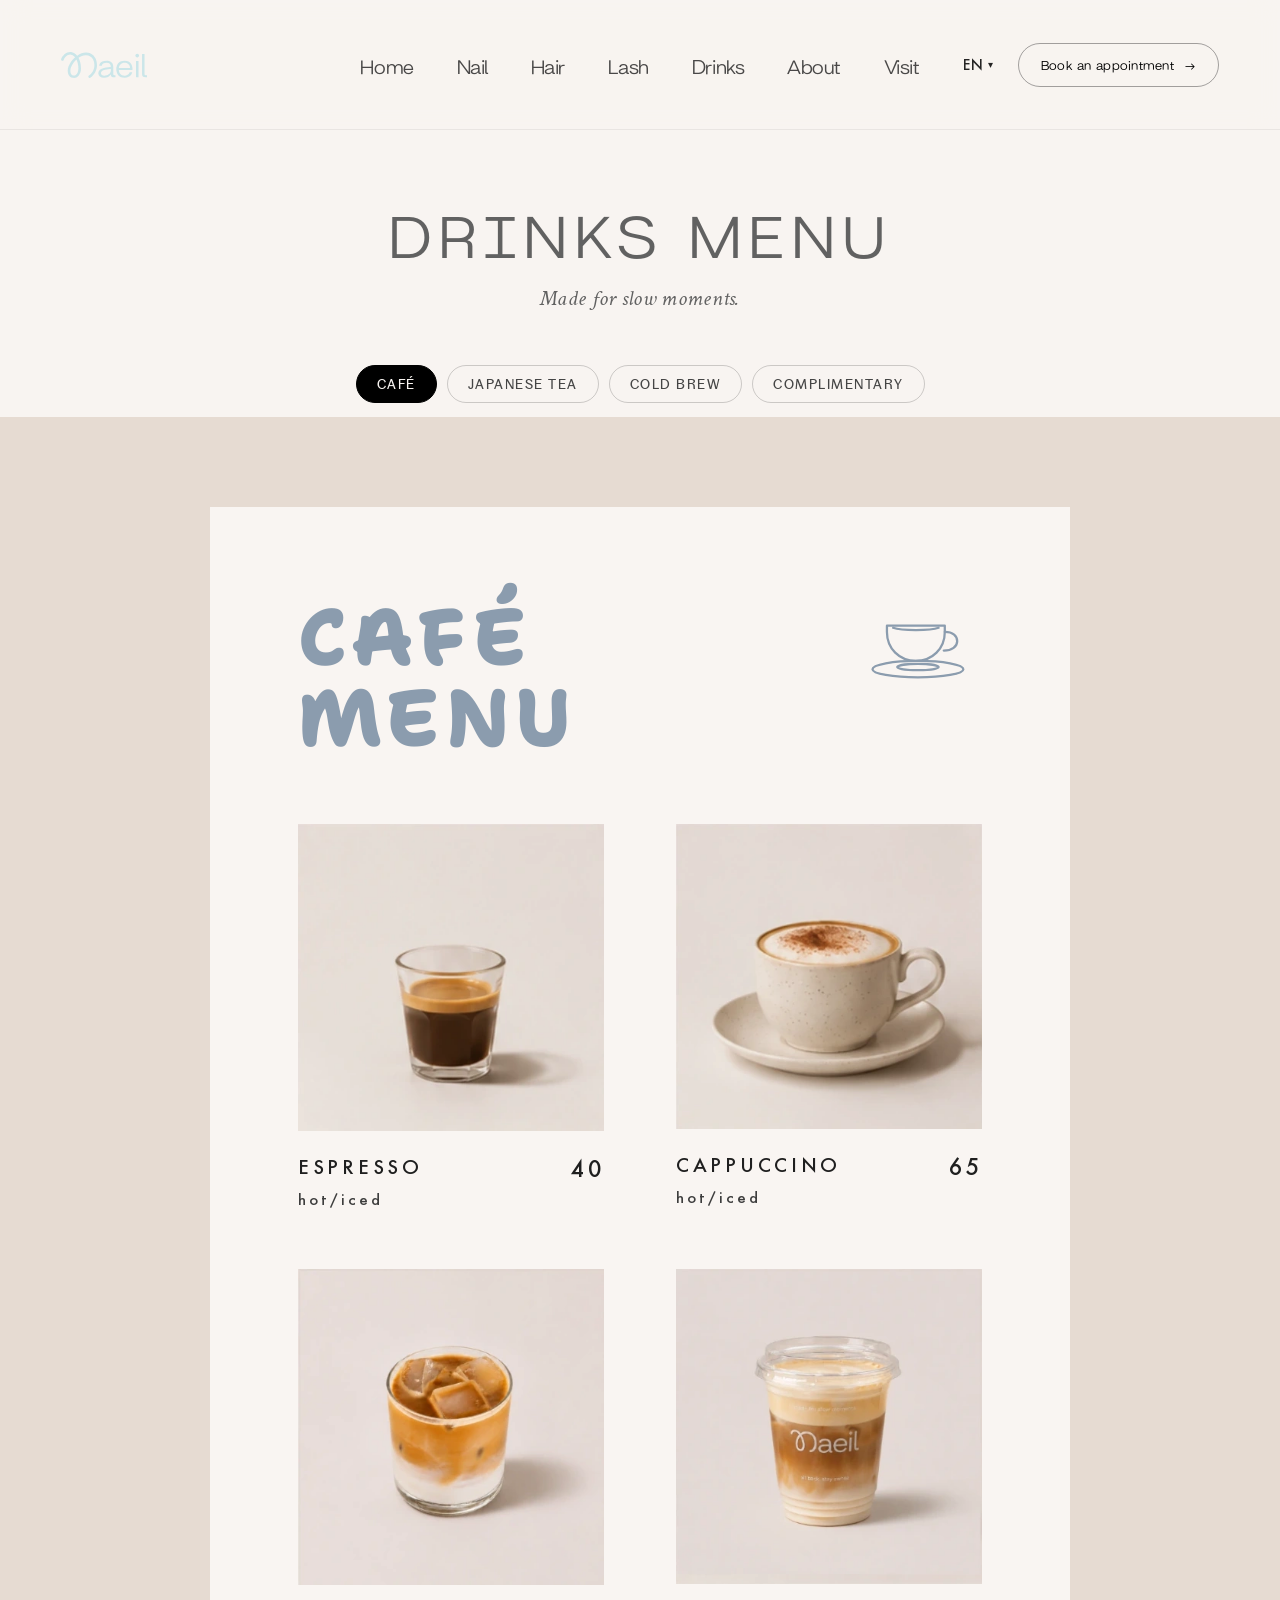
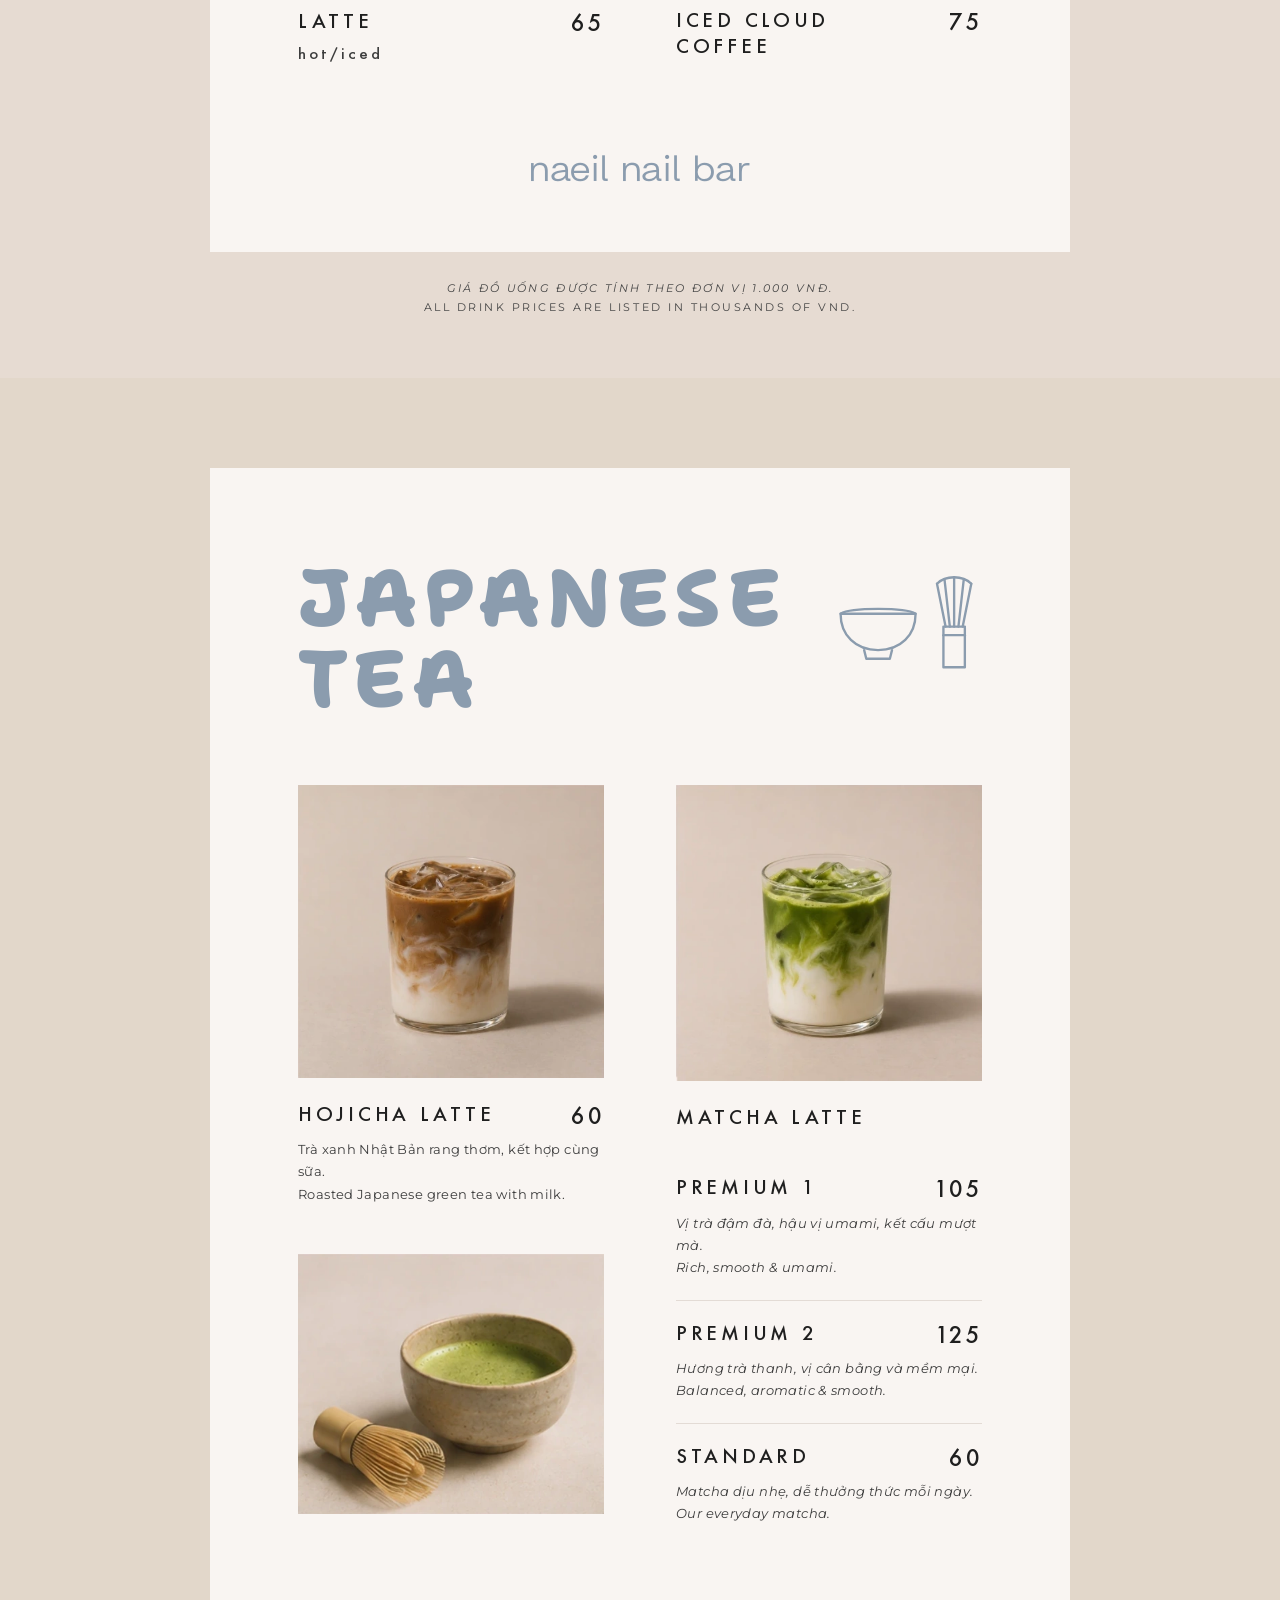
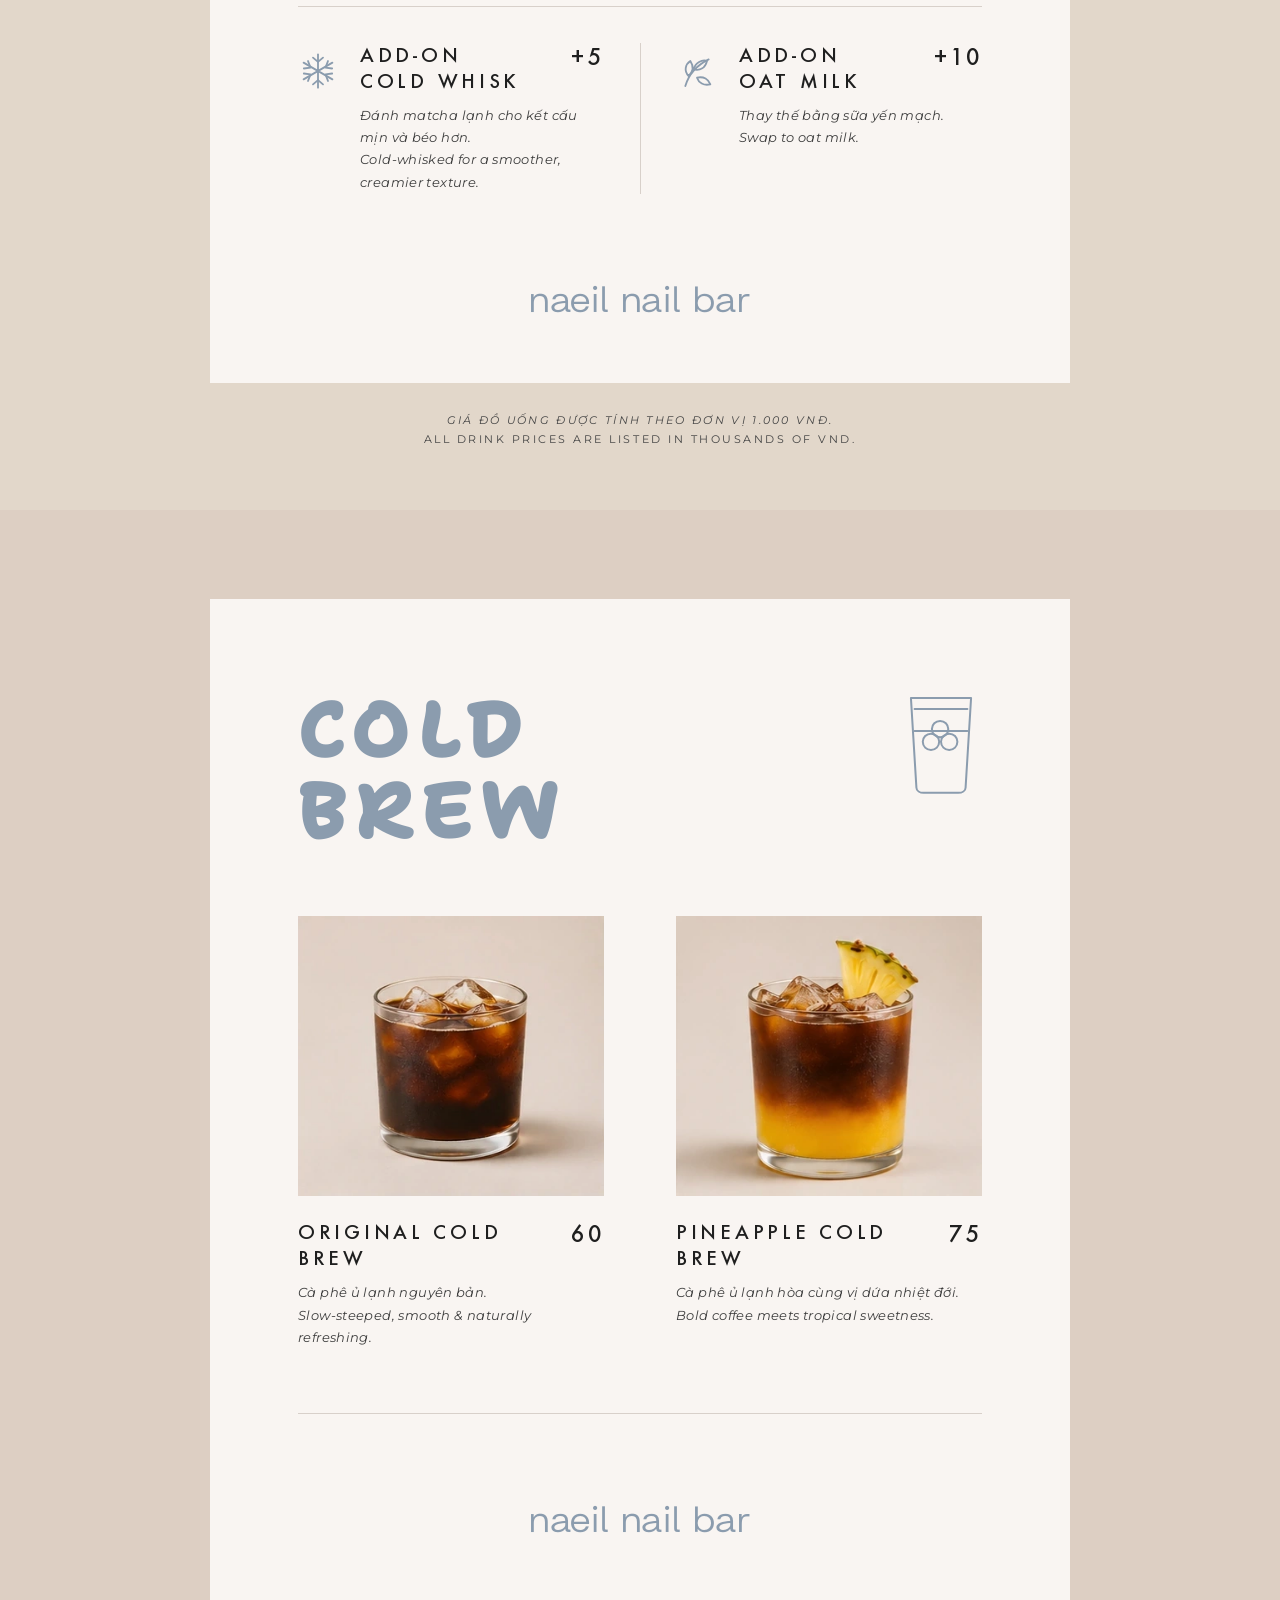
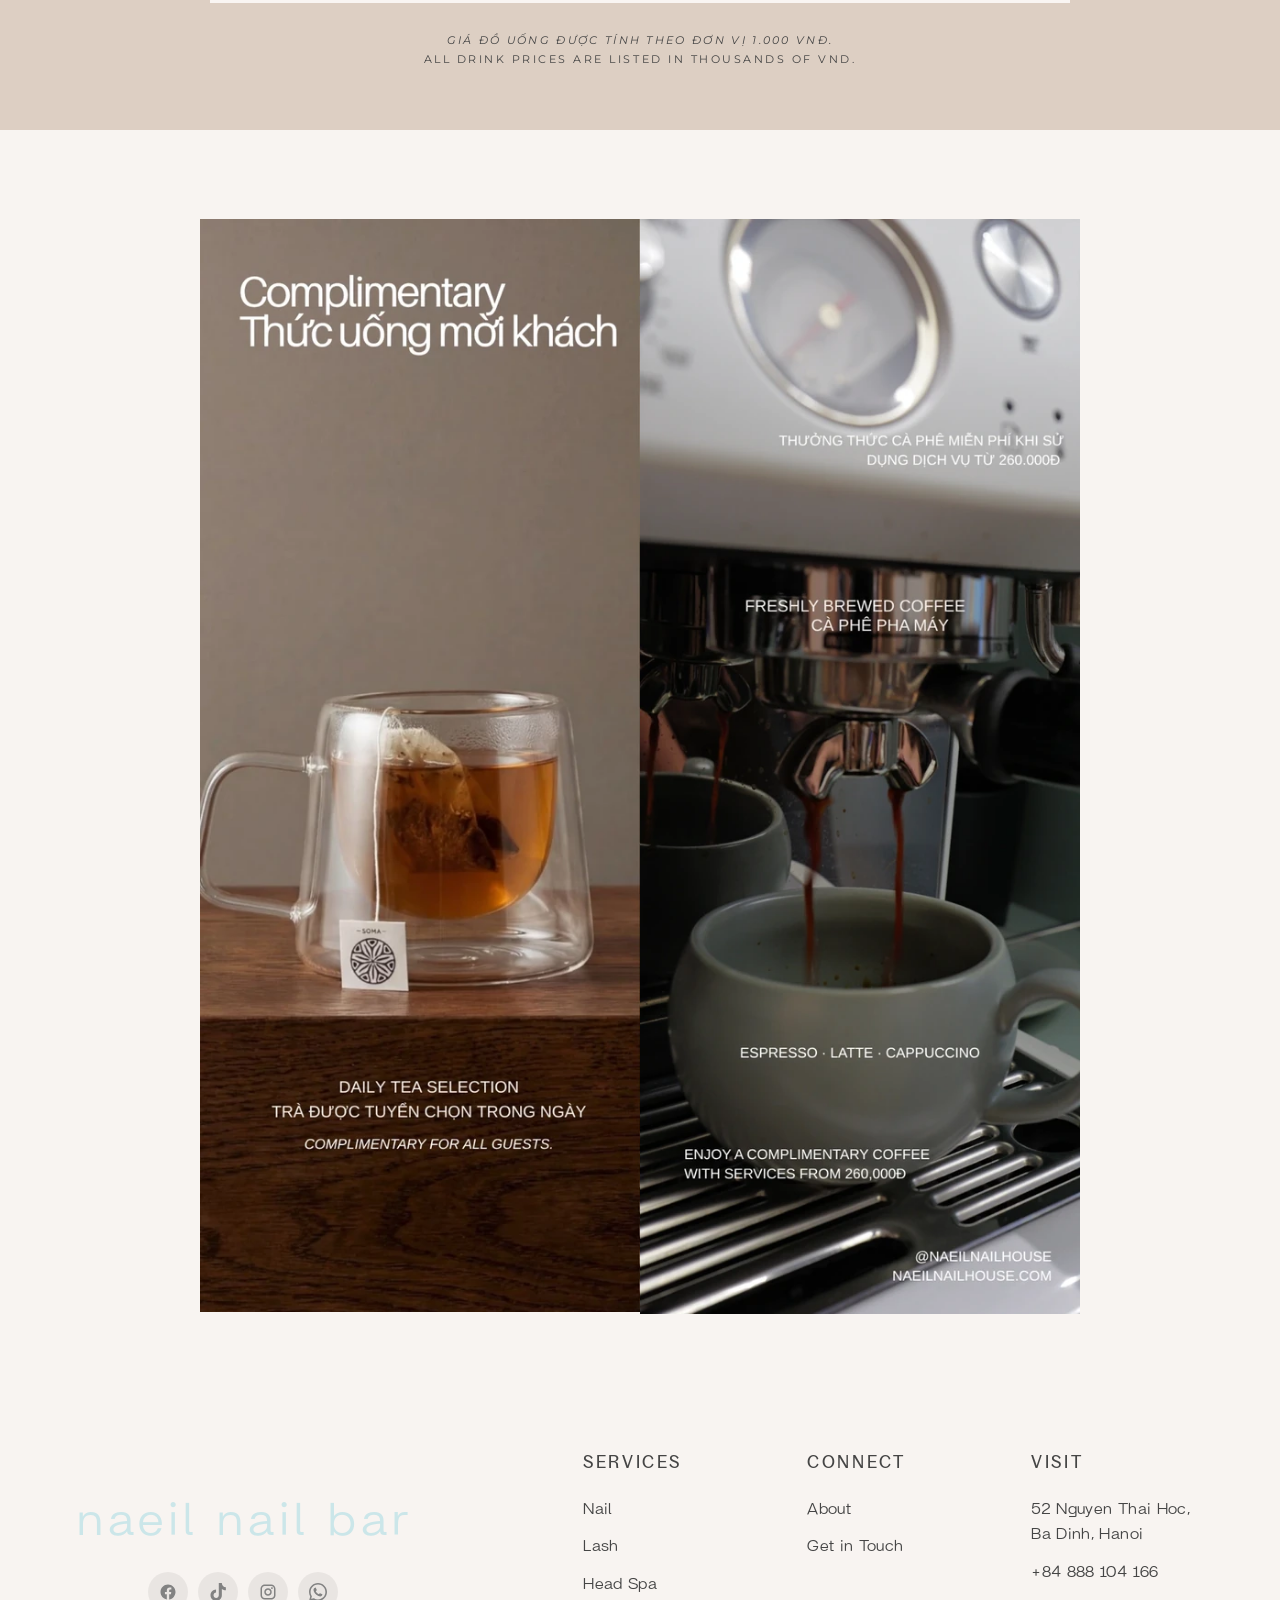
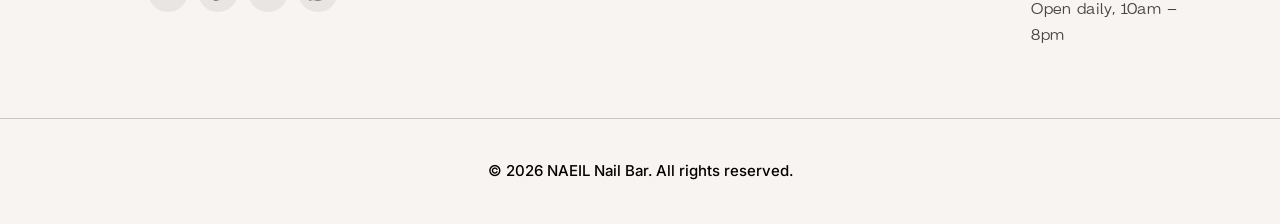
<file: drinks.html>
<!DOCTYPE html>
<html lang="en">
<head>
<meta charset="UTF-8">
<meta name="viewport" content="width=device-width, initial-scale=1.0">
<title>Drinks Menu — Naeil Nail Bar</title>
<meta name="description" content="The NAEIL drinks menu: espresso, cappuccino, latte, iced cloud coffee, hojicha and matcha lattes, cold brew — plus complimentary tea for every guest and coffee with services from 260,000 VND.">
<link rel="icon" type="image/png" href="images/icons/favicon.png">
<link rel="preconnect" href="https://fonts.googleapis.com">
<link rel="preconnect" href="https://fonts.gstatic.com" crossorigin>
<link href="https://fonts.googleapis.com/css2?family=Cormorant+Garamond:wght@400&family=Crimson+Text:ital@1&family=Inter:wght@500&family=Montserrat:wght@400;500;600;700;800&family=Quicksand:wght@400;500;600;700&display=swap" rel="stylesheet">
<!-- Drinks Menu only: hand-lettered section titles (closest open font to the Canva menus' lettering) -->
<link href="https://fonts.googleapis.com/css2?family=Shantell+Sans:wght@700;800&display=swap" rel="stylesheet">
<link rel="stylesheet" href="css/style.css">
<script src="js/i18n.js"></script>
</head>
<body class="page-drinks">
<script>
(function(){
  try {
    if (sessionStorage.getItem('naeilPreloaderShown') === '1') {
      document.documentElement.classList.add('preload-skip');
    }
  } catch (e) {}
})();
</script>

<!-- ============ PRELOADER ============ -->
<div id="preloader" class="preloader" role="status" aria-live="polite" aria-label="Loading">
  <div class="preloader-bg"></div>
  <div class="preloader-content">
    <img src="images/icons/logo.svg" alt="" class="preloader-logo" aria-hidden="true">
  </div>
</div>
<script>
  window.__preloadHero = new Image();
  window.__preloadHero.src = 'images/drinks-page/espresso.webp';
</script>

<!-- ============ HEADER — no photo hero on this page: the posters are the
     focus, so the navbar starts in the site's cream "is-fixed" state. ============ -->
<header class="drinks-header">
  <nav class="navbar is-fixed">
    <a href="/" class="logo">
      <img src="images/icons/logo.svg" alt="Maeil" class="logo-img">
    </a>
    <ul class="nav-links">
      <li><a href="/" data-i18n="nav.home">Home</a></li>
      <li><a href="nail.html" data-i18n="nav.nail">Nail</a></li>
      <li><a href="head-spa.html" data-i18n="nav.hair">Hair</a></li>
      <li><a href="lash.html" data-i18n="nav.lash">Lash</a></li>
      <li><a href="drinks.html" data-i18n="nav.drinks">Drinks</a></li>
      <li><a href="about.html" data-i18n="nav.about">About</a></li>
      <li><a href="visit.html" data-i18n="nav.visit">Visit</a></li>
    </ul>
    <div class="navbar-right">
      <div class="lang-switcher">
        <button type="button" class="lang-switcher-trigger" aria-haspopup="true" aria-expanded="false" aria-label="Change language">
          <span class="lang-switcher-label">EN</span>
          <span class="lang-switcher-chevron" aria-hidden="true">&#9662;</span>
        </button>
        <div class="lang-dropdown" role="listbox" aria-label="Select language">
          <button type="button" class="lang-dropdown-option is-selected" data-lang-option="en" role="option" aria-checked="true">
            <span data-i18n="lang.en">English</span>
            <span class="lang-check" aria-hidden="true">&#10003;</span>
          </button>
          <button type="button" class="lang-dropdown-option" data-lang-option="vi" role="option" aria-checked="false">
            <span data-i18n="lang.vi">Tiếng Việt</span>
            <span class="lang-check" aria-hidden="true">&#10003;</span>
          </button>
          <button type="button" class="lang-dropdown-option" data-lang-option="zh" role="option" aria-checked="false">
            <span data-i18n="lang.zh">中文</span>
            <span class="lang-check" aria-hidden="true">&#10003;</span>
          </button>
        </div>
      </div>
      <button type="button" class="nav-book-btn" data-book-trigger aria-label="Open booking options">
        <span data-i18n="nav.book">Book an appointment</span>
        <span class="btn-arrow" aria-hidden="true">&rarr;</span>
      </button>
      <div class="mobile-lang-switcher">
        <button type="button" class="mobile-lang-trigger" aria-haspopup="true" aria-expanded="false" aria-label="Change language">
          <span class="lang-switcher-label">EN</span>
          <span class="mobile-lang-chevron" aria-hidden="true">&#9662;</span>
        </button>
        <div class="mobile-lang-dropdown" role="listbox" aria-label="Select language">
          <button type="button" class="mobile-lang-option is-selected" data-lang-option="en" role="option" aria-checked="true">
            <span class="mobile-lang-code">EN</span>
            <span class="mobile-lang-name" data-i18n="lang.en">English</span>
          </button>
          <button type="button" class="mobile-lang-option" data-lang-option="vi" role="option" aria-checked="false">
            <span class="mobile-lang-code">VI</span>
            <span class="mobile-lang-name" data-i18n="lang.vi">Tiếng Việt</span>
          </button>
          <button type="button" class="mobile-lang-option" data-lang-option="zh" role="option" aria-checked="false">
            <span class="mobile-lang-code">中文</span>
            <span class="mobile-lang-name" data-i18n="lang.zh">中文</span>
          </button>
        </div>
      </div>
      <button class="nav-toggle" aria-label="Open menu" aria-expanded="false" aria-controls="megaMenuOverlay">
        <span></span><span></span><span></span>
      </button>
    </div>
  </nav>
</header>

<main id="drinks-menu" class="dm">
<!-- ============ PAGE HEADING ============ -->
<section class="dm-page-head">
  <h1 class="nail-eyebrow" data-i18n="drinks.hero.title">Drinks Menu</h1>
  <p class="dm-page-sub" data-i18n="drinks.hero.sub">Made for slow moments.</p>
</section>

<!-- ============ CATEGORY NAVIGATION ============ -->
<nav class="dm-cats" aria-label="Drinks menu categories" data-i18n-aria="drinks.idx.aria">
  <ul>
    <li><a href="#cafe" data-i18n="drinks.idx.cafe">Café</a></li>
    <li><a href="#japanese-tea" data-i18n="drinks.idx.tea">Japanese Tea</a></li>
    <li><a href="#cold-brew" data-i18n="drinks.idx.coldbrew">Cold Brew</a></li>
    <li><a href="#complimentary" data-i18n="drinks.idx.comp">Complimentary</a></li>
  </ul>
</nav>

<!-- ============ 01 — CAFÉ MENU ============ -->
<section class="dm-sec dm-sec--cafe" id="cafe" aria-labelledby="dm-cafe-h">
  <div class="dm-panel">
    <header class="dm-panel-head">
      <h2 class="dm-title" id="dm-cafe-h"><span class="dm-title-art">Café<br>Menu</span><span class="dm-title-local" data-i18n="drinks.cafe.local"></span></h2>
      <svg class="dm-icon dm-icon--cup" viewBox="0 0 120 80" fill="none" stroke="currentColor" stroke-width="2.2" stroke-linecap="round" stroke-linejoin="round" aria-hidden="true" focusable="false"><path d="M28 22h56v6c0 16-12 28-28 28S28 44 28 28z"/><path d="M84 28c8 0 12 4 12 9s-5 9-13 9"/><ellipse cx="58" cy="64" rx="44" ry="8"/><ellipse cx="58" cy="62" rx="20" ry="3"/><path d="M34 24c8 3 36 3 44 0"/></svg>
    </header>
    <ul class="dm-grid dm-grid--cafe">
        <li class="dm-item">
          <div class="dm-photo"><img src="images/drinks-page/espresso.webp" width="399" height="400" alt="Espresso in a small glass" data-i18n-alt="drinks.alt.espresso" fetchpriority="high" decoding="async"></div>
          <div class="dm-row"><h3 class="dm-name">Espresso<span class="dm-zh" data-i18n="drinks.zh.espresso"></span></h3><span class="dm-price">40</span></div>
          <p class="dm-tag" data-i18n="drinks.hoticed">hot/iced</p>
        </li>
        <li class="dm-item">
          <div class="dm-photo"><img src="images/drinks-page/cappuccino.webp" width="401" height="400" alt="Cappuccino with cocoa dusting in a speckled cup" data-i18n-alt="drinks.alt.cappuccino" fetchpriority="high" decoding="async"></div>
          <div class="dm-row"><h3 class="dm-name">Cappuccino<span class="dm-zh" data-i18n="drinks.zh.cappuccino"></span></h3><span class="dm-price">65</span></div>
          <p class="dm-tag" data-i18n="drinks.hoticed">hot/iced</p>
        </li>
        <li class="dm-item">
          <div class="dm-photo"><img src="images/drinks-page/latte.webp" width="400" height="413" alt="Iced latte with milk swirling under the coffee" data-i18n-alt="drinks.alt.latte" loading="lazy" decoding="async"></div>
          <div class="dm-row"><h3 class="dm-name">Latte<span class="dm-zh" data-i18n="drinks.zh.latte"></span></h3><span class="dm-price">65</span></div>
          <p class="dm-tag" data-i18n="drinks.hoticed">hot/iced</p>
        </li>
        <li class="dm-item">
          <div class="dm-photo"><img src="images/drinks-page/iced-cloud-coffee.webp" width="401" height="413" alt="Iced cloud coffee in a NAEIL cup with a creamy top" data-i18n-alt="drinks.alt.cloud" loading="lazy" decoding="async"></div>
          <div class="dm-row"><h3 class="dm-name">Iced Cloud Coffee<span class="dm-zh" data-i18n="drinks.zh.cloud"></span></h3><span class="dm-price">75</span></div>
        </li>
    </ul>
    <p class="dm-sign" aria-hidden="true">naeil nail bar</p>
  </div>
  <p class="dm-note"><span data-i18n="drinks.d.note.l1">Giá đồ uống được tính theo đơn vị 1.000 VNĐ.</span><span data-i18n="drinks.d.note.en">All drink prices are listed in thousands of VND.</span></p>
</section>

<!-- ============ 02 — JAPANESE TEA ============ -->
<section class="dm-sec dm-sec--tea" id="japanese-tea" aria-labelledby="dm-tea-h">
  <div class="dm-panel">
    <header class="dm-panel-head">
      <h2 class="dm-title" id="dm-tea-h"><span class="dm-title-art">Japanese<br>Tea</span><span class="dm-title-local" data-i18n="drinks.tea.local"></span></h2>
      <svg class="dm-icon dm-icon--bowl" viewBox="0 0 140 110" fill="none" stroke="currentColor" stroke-width="2.2" stroke-linecap="round" stroke-linejoin="round" aria-hidden="true" focusable="false"><path d="M8 52h70c0 20-14 34-35 34S8 72 8 52z"/><path d="M8 52c10-6 60-6 70 0"/><path d="M30 86l2 8h22l2-8"/><path d="M104 64h20v38h-20z"/><path d="M106 64l-8-40M110 64l-5-44M114 64V18M118 64l5-44M122 64l8-40"/><path d="M98 24c8-8 24-8 32 0"/><path d="M104 72h20"/></svg>
    </header>
    <div class="dm-tea-grid">
      <div class="dm-tea-col">
        <article class="dm-item">
          <div class="dm-photo"><img src="images/drinks-page/hojicha-latte.webp" width="451" height="432" alt="Iced hojicha latte" data-i18n-alt="drinks.alt.hojicha" loading="lazy" decoding="async"></div>
          <div class="dm-row"><h3 class="dm-name">Hojicha Latte<span class="dm-zh" data-i18n="drinks.zh.hojicha"></span></h3><span class="dm-price">60</span></div>
          <p class="dm-desc"><span class="dm-desc-l1" data-i18n="drinks.d.hoji.l1">Trà xanh Nhật Bản rang thơm, kết hợp cùng sữa.</span><span class="dm-desc-en" data-i18n="drinks.d.hoji.en">Roasted Japanese green tea with milk.</span></p>
        </article>
        <div class="dm-photo dm-photo--prep"><img src="images/drinks-page/matcha-preparation.webp" width="455" height="386" alt="Matcha in a ceramic bowl beside a bamboo whisk" data-i18n-alt="drinks.alt.prep" loading="lazy" decoding="async"></div>
      </div>
      <div class="dm-tea-col">
        <article class="dm-item">
          <div class="dm-photo"><img src="images/drinks-page/matcha-latte.webp" width="454" height="440" alt="Iced matcha latte" data-i18n-alt="drinks.alt.matcha" loading="lazy" decoding="async"></div>
          <h3 class="dm-name dm-name--group">Matcha Latte<span class="dm-zh" data-i18n="drinks.zh.matcha"></span></h3>
          <ul class="dm-grades">
            <li class="dm-grade">
              <div class="dm-row"><h4 class="dm-name dm-name--grade">Premium 1<span class="dm-zh" data-i18n="drinks.zh.p1"></span></h4><span class="dm-price">105</span></div>
              <p class="dm-desc dm-desc--italic"><span class="dm-desc-l1" data-i18n="drinks.d.p1.l1">Vị trà đậm đà, hậu vị umami, kết cấu mượt mà.</span><span class="dm-desc-en" data-i18n="drinks.d.p1.en">Rich, smooth &amp; umami.</span></p>
            </li>
            <li class="dm-grade">
              <div class="dm-row"><h4 class="dm-name dm-name--grade">Premium 2<span class="dm-zh" data-i18n="drinks.zh.p2"></span></h4><span class="dm-price">125</span></div>
              <p class="dm-desc dm-desc--italic"><span class="dm-desc-l1" data-i18n="drinks.d.p2.l1">Hương trà thanh, vị cân bằng và mềm mại.</span><span class="dm-desc-en" data-i18n="drinks.d.p2.en">Balanced, aromatic &amp; smooth.</span></p>
            </li>
            <li class="dm-grade">
              <div class="dm-row"><h4 class="dm-name dm-name--grade">Standard<span class="dm-zh" data-i18n="drinks.zh.std"></span></h4><span class="dm-price">60</span></div>
              <p class="dm-desc dm-desc--italic"><span class="dm-desc-l1" data-i18n="drinks.d.std.l1">Matcha dịu nhẹ, dễ thưởng thức mỗi ngày.</span><span class="dm-desc-en" data-i18n="drinks.d.std.en">Our everyday matcha.</span></p>
            </li>
          </ul>
        </article>
      </div>
    </div>
    <ul class="dm-addons">
          <li class="dm-addon">
            <svg class="dm-icon dm-icon--snow" viewBox="0 0 48 48" fill="none" stroke="currentColor" stroke-width="2.2" stroke-linecap="round" stroke-linejoin="round" aria-hidden="true" focusable="false"><path d="M24 4v40M6.7 14l34.6 20M6.7 34l34.6-20"/><path d="M18 8l6 5 6-5M18 40l6-5 6 5M7 21l8-1-3-8M41 27l-8 1 3 8M7 27l8 1-3 8M41 21l-8-1 3-8"/></svg>
            <div class="dm-addon-body">
              <div class="dm-row"><h4 class="dm-name dm-name--addon"><span class="dm-addon-label" data-i18n="drinks.addon">add-on</span>Cold Whisk<span class="dm-zh" data-i18n="drinks.zh.whisk"></span></h4><span class="dm-price">+5</span></div>
              <p class="dm-desc dm-desc--italic"><span class="dm-desc-l1" data-i18n="drinks.d.whisk.l1">Đánh matcha lạnh cho kết cấu mịn và béo hơn.</span><span class="dm-desc-en" data-i18n="drinks.d.whisk.en">Cold-whisked for a smoother, creamier texture.</span></p>
            </div>
          </li>
          <li class="dm-addon">
            <svg class="dm-icon dm-icon--leaf" viewBox="0 0 48 48" fill="none" stroke="currentColor" stroke-width="2.2" stroke-linecap="round" stroke-linejoin="round" aria-hidden="true" focusable="false"><path d="M10 42c4-14 12-24 28-32"/><path d="M14 30c-6-6-4-14 2-18 4 6 4 12-2 18zM20 22c2-8 10-12 16-10-2 8-8 12-16 10zM24 32c8-2 14 2 16 8-8 2-14-2-16-8z"/></svg>
            <div class="dm-addon-body">
              <div class="dm-row"><h4 class="dm-name dm-name--addon"><span class="dm-addon-label" data-i18n="drinks.addon">add-on</span>Oat Milk<span class="dm-zh" data-i18n="drinks.zh.oat"></span></h4><span class="dm-price">+10</span></div>
              <p class="dm-desc dm-desc--italic"><span class="dm-desc-l1" data-i18n="drinks.d.oat.l1">Thay thế bằng sữa yến mạch.</span><span class="dm-desc-en" data-i18n="drinks.d.oat.en">Swap to oat milk.</span></p>
            </div>
          </li>
    </ul>
    <p class="dm-sign" aria-hidden="true">naeil nail bar</p>
  </div>
  <p class="dm-note"><span data-i18n="drinks.d.note.l1">Giá đồ uống được tính theo đơn vị 1.000 VNĐ.</span><span data-i18n="drinks.d.note.en">All drink prices are listed in thousands of VND.</span></p>
</section>

<!-- ============ 03 — COLD BREW ============ -->
<section class="dm-sec dm-sec--coldbrew" id="cold-brew" aria-labelledby="dm-cb-h">
  <div class="dm-panel">
    <header class="dm-panel-head">
      <h2 class="dm-title" id="dm-cb-h"><span class="dm-title-art">Cold<br>Brew</span><span class="dm-title-local" data-i18n="drinks.cb.local"></span></h2>
      <svg class="dm-icon dm-icon--glass" viewBox="0 0 90 120" fill="none" stroke="currentColor" stroke-width="2.2" stroke-linecap="round" stroke-linejoin="round" aria-hidden="true" focusable="false"><path d="M12 10h66l-6 98c0 4-4 6-8 6H26c-4 0-8-2-8-6z"/><path d="M16 46h58"/><circle cx="34" cy="58" r="9"/><circle cx="54" cy="58" r="9"/><circle cx="44" cy="44" r="9"/><path d="M16 22h58"/></svg>
    </header>
    <ul class="dm-grid dm-grid--coldbrew">
        <li class="dm-item">
          <div class="dm-photo"><img src="images/drinks-page/cold-brew-original.webp" width="367" height="336" alt="Original cold brew over ice" data-i18n-alt="drinks.alt.cbo" loading="lazy" decoding="async"></div>
          <div class="dm-row"><h3 class="dm-name">Original Cold Brew<span class="dm-zh" data-i18n="drinks.zh.cbo"></span></h3><span class="dm-price">60</span></div>
          <p class="dm-desc dm-desc--italic"><span class="dm-desc-l1" data-i18n="drinks.d.cbo.l1">Cà phê ủ lạnh nguyên bản.</span><span class="dm-desc-en" data-i18n="drinks.d.cbo.en">Slow-steeped, smooth &amp; naturally refreshing.</span></p>
        </li>
        <li class="dm-item">
          <div class="dm-photo"><img src="images/drinks-page/cold-brew-pineapple.webp" width="367" height="336" alt="Pineapple cold brew layered over pineapple juice, with a pineapple wedge" data-i18n-alt="drinks.alt.cbp" loading="lazy" decoding="async"></div>
          <div class="dm-row"><h3 class="dm-name">Pineapple Cold Brew<span class="dm-zh" data-i18n="drinks.zh.cbp"></span></h3><span class="dm-price">75</span></div>
          <p class="dm-desc dm-desc--italic"><span class="dm-desc-l1" data-i18n="drinks.d.cbp.l1">Cà phê ủ lạnh hòa cùng vị dứa nhiệt đới.</span><span class="dm-desc-en" data-i18n="drinks.d.cbp.en">Bold coffee meets tropical sweetness.</span></p>
        </li>
    </ul>
    <hr class="dm-rule">
    <p class="dm-sign" aria-hidden="true">naeil nail bar</p>
  </div>
  <p class="dm-note"><span data-i18n="drinks.d.note.l1">Giá đồ uống được tính theo đơn vị 1.000 VNĐ.</span><span data-i18n="drinks.d.note.en">All drink prices are listed in thousands of VND.</span></p>
</section>

<!-- ============ 04 — COMPLIMENTARY DRINKS ============
     Split screen, as in the poster. The two supplied photos carry their
     own printed text, so nothing is laid over them; the same content is
     below as real text for screen readers, search and translation.
     When text-free versions of these photos are supplied, swap the files
     and remove data-photo-text="true" to show the HTML text instead. -->
<section class="dm-sec dm-sec--comp" id="complimentary" aria-labelledby="dm-comp-h" data-photo-text="true">
  <h2 class="dm-sr" id="dm-comp-h" data-i18n="drinks.comp.title">Complimentary Drinks</h2>
  <div class="dm-split">
    <article class="dm-split-half dm-split-half--tea" aria-labelledby="dm-comp-tea">
      <img src="images/drinks-page/complimentary-tea.webp" srcset="images/drinks-page/complimentary-tea-480.webp 480w, images/drinks-page/complimentary-tea.webp 712w" sizes="(max-width: 767px) calc(100vw - 32px), 440px" width="712" height="1768" alt="A double-walled glass mug of tea on a wooden table" data-i18n-alt="drinks.alt.comptea" loading="lazy" decoding="async">
      <div class="dm-split-text">
        <h3 id="dm-comp-tea" data-i18n="drinks.comp.tea.name">Daily Tea Selection</h3>
        <p class="dm-split-cond dm-split-cond--all" data-i18n="drinks.comp.tea.desc">Complimentary for all guests.</p>
      </div>
    </article>
    <article class="dm-split-half dm-split-half--coffee" aria-labelledby="dm-comp-coffee">
      <img src="images/drinks-page/complimentary-coffee.webp" srcset="images/drinks-page/complimentary-coffee-480.webp 480w, images/drinks-page/complimentary-coffee.webp 711w" sizes="(max-width: 767px) calc(100vw - 32px), 440px" width="711" height="1768" alt="Espresso pouring from the machine into a grey cup" data-i18n-alt="drinks.alt.compcoffee" loading="lazy" decoding="async">
      <div class="dm-split-text">
        <h3 id="dm-comp-coffee" data-i18n="drinks.comp.coffee.name">Freshly Brewed Coffee</h3>
        <p data-i18n="drinks.comp.coffee.list">Espresso · Latte · Cappuccino</p>
        <p class="dm-split-cond dm-split-cond--services" data-i18n="drinks.comp.coffee.desc">Enjoy a complimentary coffee with services from 260,000 VND.</p>
      </div>
    </article>
  </div>
</section>
</main>

<!-- ============ FOOTER ============ -->
<footer class="site-footer" id="footer">
  <div class="footer-top">
    <div class="footer-brand reveal">
      <p class="brand-script" data-i18n="footer.brand">naeil nail bar</p>
      <div class="social-icons">
        <a href="#" aria-label="Facebook"><img src="images/icons/facebook.svg" alt=""></a>
        <a href="#" aria-label="TikTok"><img src="images/icons/tiktok.svg" alt=""></a>
        <a href="#" aria-label="Instagram"><img src="images/icons/instagram.svg" alt=""></a>
        <a href="#" aria-label="WhatsApp"><img src="images/icons/whatsapp.svg" alt=""></a>
      </div>
    </div>

    <div class="footer-links">
    <div class="footer-col">
      <h4 data-i18n="footer.services">Services</h4>
      <ul>
        <li><a href="nail.html" data-i18n="footer.nail">Nail</a></li>
        <li><a href="lash.html" data-i18n="footer.lash">Lash</a></li>
        <li><a href="head-spa.html" data-i18n="footer.headspa">Head Spa</a></li>
      </ul>
    </div>

    <div class="footer-col">
      <h4 data-i18n="footer.connect">Connect</h4>
      <ul>
        <li><a href="about.html" data-i18n="footer.aboutlink2">About</a></li>
        <li><a href="#" data-i18n="footer.getintouch">Get in Touch</a></li>
      </ul>
    </div>

    <div class="footer-col">
      <h4 data-i18n="footer.visit">Visit</h4>
      <ul class="visit-list">
        <li data-i18n="footer.address">52 Nguyen Thai Hoc, Ba Dinh, Hanoi</li>
        <li>+84 888 104 166</li>
        <li data-i18n="footer.hours">Open daily, 10am – 8pm</li>
      </ul>
    </div>
    </div>
  </div>

  <div class="footer-bottom">
    <p data-i18n="footer.copyright">© 2026 NAEIL. All rights reserved.</p>
  </div>
</footer>

<!-- ============ MEGA MENU ============ -->
<div class="mega-menu-overlay" id="megaMenuOverlay" aria-hidden="true">
  <div class="mega-menu" role="dialog" aria-modal="true" aria-label="Site navigation">
    <div class="mega-menu-top">
      <a href="/" class="mega-menu-logo">
        <img src="images/icons/logo.svg" alt="Maeil" class="logo-img">
      </a>
      <button type="button" class="mega-menu-close" id="megaMenuClose" aria-label="Close menu">&times;</button>
    </div>
    <nav class="mega-menu-list">
      <div class="mega-menu-group">
        <span class="mega-menu-group-label" data-i18n="megamenu.services">Services</span>
        <div class="mega-menu-rows">
          <a href="nail.html" class="mega-menu-item">
            <span class="mega-menu-item-img"><img src="images/nail.png" alt="" loading="lazy"></span>
            <span class="mega-menu-item-text">
              <span class="mega-menu-item-title" data-i18n="megamenu.nail.title">Nail</span>
              <span class="mega-menu-item-desc" data-i18n="megamenu.nail.desc">Precision gel &amp; lacquer artistry</span>
            </span>
            <span class="mega-menu-item-arrow" aria-hidden="true">&rarr;</span>
          </a>
          <a href="head-spa.html" class="mega-menu-item">
            <span class="mega-menu-item-img"><img src="images/head-spa.png" alt="" loading="lazy"></span>
            <span class="mega-menu-item-text">
              <span class="mega-menu-item-title" data-i18n="megamenu.hair.title">Hair</span>
              <span class="mega-menu-item-desc" data-i18n="megamenu.hair.desc">Restorative head spa rituals</span>
            </span>
            <span class="mega-menu-item-arrow" aria-hidden="true">&rarr;</span>
          </a>
          <a href="lash.html" class="mega-menu-item">
            <span class="mega-menu-item-img"><img src="images/lash-lift.png" alt="" loading="lazy"></span>
            <span class="mega-menu-item-text">
              <span class="mega-menu-item-title" data-i18n="megamenu.lash.title">Lash</span>
              <span class="mega-menu-item-desc" data-i18n="megamenu.lash.desc">Korean lash lift &amp; tint</span>
            </span>
            <span class="mega-menu-item-arrow" aria-hidden="true">&rarr;</span>
          </a>
        </div>
      </div>
      <div class="mega-menu-group">
        <span class="mega-menu-group-label" data-i18n="megamenu.explore">Explore</span>
        <div class="mega-menu-rows">
          <a href="drinks.html" class="mega-menu-item active">
            <span class="mega-menu-item-img"><img src="images/drinks-page/drinks-thumb.jpg" alt="" loading="lazy"></span>
            <span class="mega-menu-item-text">
              <span class="mega-menu-item-title" data-i18n="megamenu.drinks.title">Drinks</span>
              <span class="mega-menu-item-desc" data-i18n="megamenu.drinks.desc">Café, Japanese tea &amp; cold brew</span>
            </span>
            <span class="mega-menu-item-arrow" aria-hidden="true">&rarr;</span>
          </a>
          <a href="about.html" class="mega-menu-item">
            <span class="mega-menu-item-img"><img src="images/about-page/hero-about.jpg" alt="" loading="lazy"></span>
            <span class="mega-menu-item-text">
              <span class="mega-menu-item-title" data-i18n="megamenu.about.title">About</span>
              <span class="mega-menu-item-desc" data-i18n="megamenu.about.desc">Our philosophy &amp; ritual</span>
            </span>
            <span class="mega-menu-item-arrow" aria-hidden="true">&rarr;</span>
          </a>
          <a href="visit.html" class="mega-menu-item">
            <span class="mega-menu-item-img"><img src="images/visit-page/exterior-visit.jpg" alt="" loading="lazy"></span>
            <span class="mega-menu-item-text">
              <span class="mega-menu-item-title" data-i18n="megamenu.visit.title">Visit</span>
              <span class="mega-menu-item-desc" data-i18n="megamenu.visit.desc">Location &amp; opening hours</span>
            </span>
            <span class="mega-menu-item-arrow" aria-hidden="true">&rarr;</span>
          </a>
        </div>
      </div>
      <div class="mega-menu-group mega-menu-lang">
        <span class="mega-menu-group-label" data-i18n="lang.label">Language</span>
        <div class="mega-menu-lang-options">
          <button type="button" class="mega-menu-lang-option is-selected" data-lang-option="en" role="option" aria-checked="true">
            <span data-i18n="lang.en">English</span>
            <span class="lang-check" aria-hidden="true">&#10003;</span>
          </button>
          <button type="button" class="mega-menu-lang-option" data-lang-option="vi" role="option" aria-checked="false">
            <span data-i18n="lang.vi">Tiếng Việt</span>
            <span class="lang-check" aria-hidden="true">&#10003;</span>
          </button>
          <button type="button" class="mega-menu-lang-option" data-lang-option="zh" role="option" aria-checked="false">
            <span data-i18n="lang.zh">中文</span>
            <span class="lang-check" aria-hidden="true">&#10003;</span>
          </button>
        </div>
      </div>
    </nav>
    <div class="mega-menu-bottom">
      <button type="button" class="mega-menu-book-btn" data-book-trigger>
        <span data-i18n="megamenu.book">Book your appointment</span>
        <span class="btn-arrow" aria-hidden="true">&rarr;</span>
      </button>
    </div>
  </div>
</div>

<!-- ============ BOOKING MODAL ============ -->
<div class="booking-modal-overlay" id="bookingModalOverlay" aria-hidden="true">
  <div class="booking-modal" role="dialog" aria-modal="true" aria-labelledby="bookingModalTitle">
    <button type="button" class="booking-modal-close" id="bookingModalClose" aria-label="Close">&times;</button>
    <span class="booking-modal-eyebrow" data-i18n="booking.eyebrow">Get in touch</span>
    <h3 id="bookingModalTitle" class="booking-modal-title" data-i18n="booking.title">Book your appointment</h3>
    <p class="booking-modal-sub" data-i18n="booking.sub">Choose how you'd like to reach us.</p>
    <div class="booking-modal-options">
      <a class="booking-option" href="https://wa.me/84888104166" target="_blank" rel="noopener noreferrer">
        <span class="booking-option-icon" aria-hidden="true"><img src="images/icons/whatsapp.svg" alt=""></span>
        <span class="booking-option-text"><strong data-i18n="booking.whatsapp">WhatsApp</strong><small>+84 888 104 166</small></span>
        <span class="booking-option-arrow" aria-hidden="true">&rarr;</span>
      </a>
      <a class="booking-option" href="tel:+84888104166">
        <span class="booking-option-icon" aria-hidden="true">
          <svg viewBox="0 0 24 24" fill="none" xmlns="http://www.w3.org/2000/svg"><path d="M5 4h3.5l1.5 4.5-2 1.5a11 11 0 0 0 6 6l1.5-2L19 15.5V19a1 1 0 0 1-1 1C10.5 20 4 13.5 4 6a1 1 0 0 1 1-1Z" stroke="currentColor" stroke-width="1.3" stroke-linejoin="round"/></svg>
        </span>
        <span class="booking-option-text"><strong data-i18n="booking.phone">Phone</strong><small>+84 888 104 166</small></span>
        <span class="booking-option-arrow" aria-hidden="true">&rarr;</span>
      </a>
      <a class="booking-option" href="https://www.instagram.com/naeilnailbar/" target="_blank" rel="noopener noreferrer">
        <span class="booking-option-icon" aria-hidden="true"><img src="images/icons/instagram.svg" alt=""></span>
        <span class="booking-option-text"><strong data-i18n="booking.instagram">Instagram</strong><small>@naeilnailbar</small></span>
        <span class="booking-option-arrow" aria-hidden="true">&rarr;</span>
      </a>
      <a class="booking-option" href="https://www.facebook.com/profile.php?id=61591534436233" target="_blank" rel="noopener noreferrer">
        <span class="booking-option-icon" aria-hidden="true"><img src="images/icons/facebook.svg" alt=""></span>
        <span class="booking-option-text"><strong data-i18n="booking.facebook">Facebook</strong><small>NAEIL Nail Bar</small></span>
        <span class="booking-option-arrow" aria-hidden="true">&rarr;</span>
      </a>
    </div>
  </div>
</div>

<script src="js/script.js"></script>
<script>
// Drinks Menu — category navigation: smooth scroll (CSS) and an active
// state that follows the section in view. Page-specific, like Visit's
// inline parallax script. Respects reduced-motion via CSS.
(function () {
  var links = Array.prototype.slice.call(document.querySelectorAll('.dm-cats a'));
  if (!links.length || !('IntersectionObserver' in window)) return;
  var byId = {};
  links.forEach(function (a) { byId[a.getAttribute('href').slice(1)] = a; });
  function setActive(id) {
    links.forEach(function (a) {
      var on = a === byId[id];
      a.classList.toggle('is-active', on);
      if (on) a.setAttribute('aria-current', 'true'); else a.removeAttribute('aria-current');
    });
  }
  var obs = new IntersectionObserver(function (entries) {
    entries.forEach(function (e) { if (e.isIntersecting) setActive(e.target.id); });
  }, { rootMargin: '-45% 0px -50% 0px', threshold: 0 });
  Object.keys(byId).forEach(function (id) { var s = document.getElementById(id); if (s) obs.observe(s); });
})();
</script>
</body>
</html>
</file>
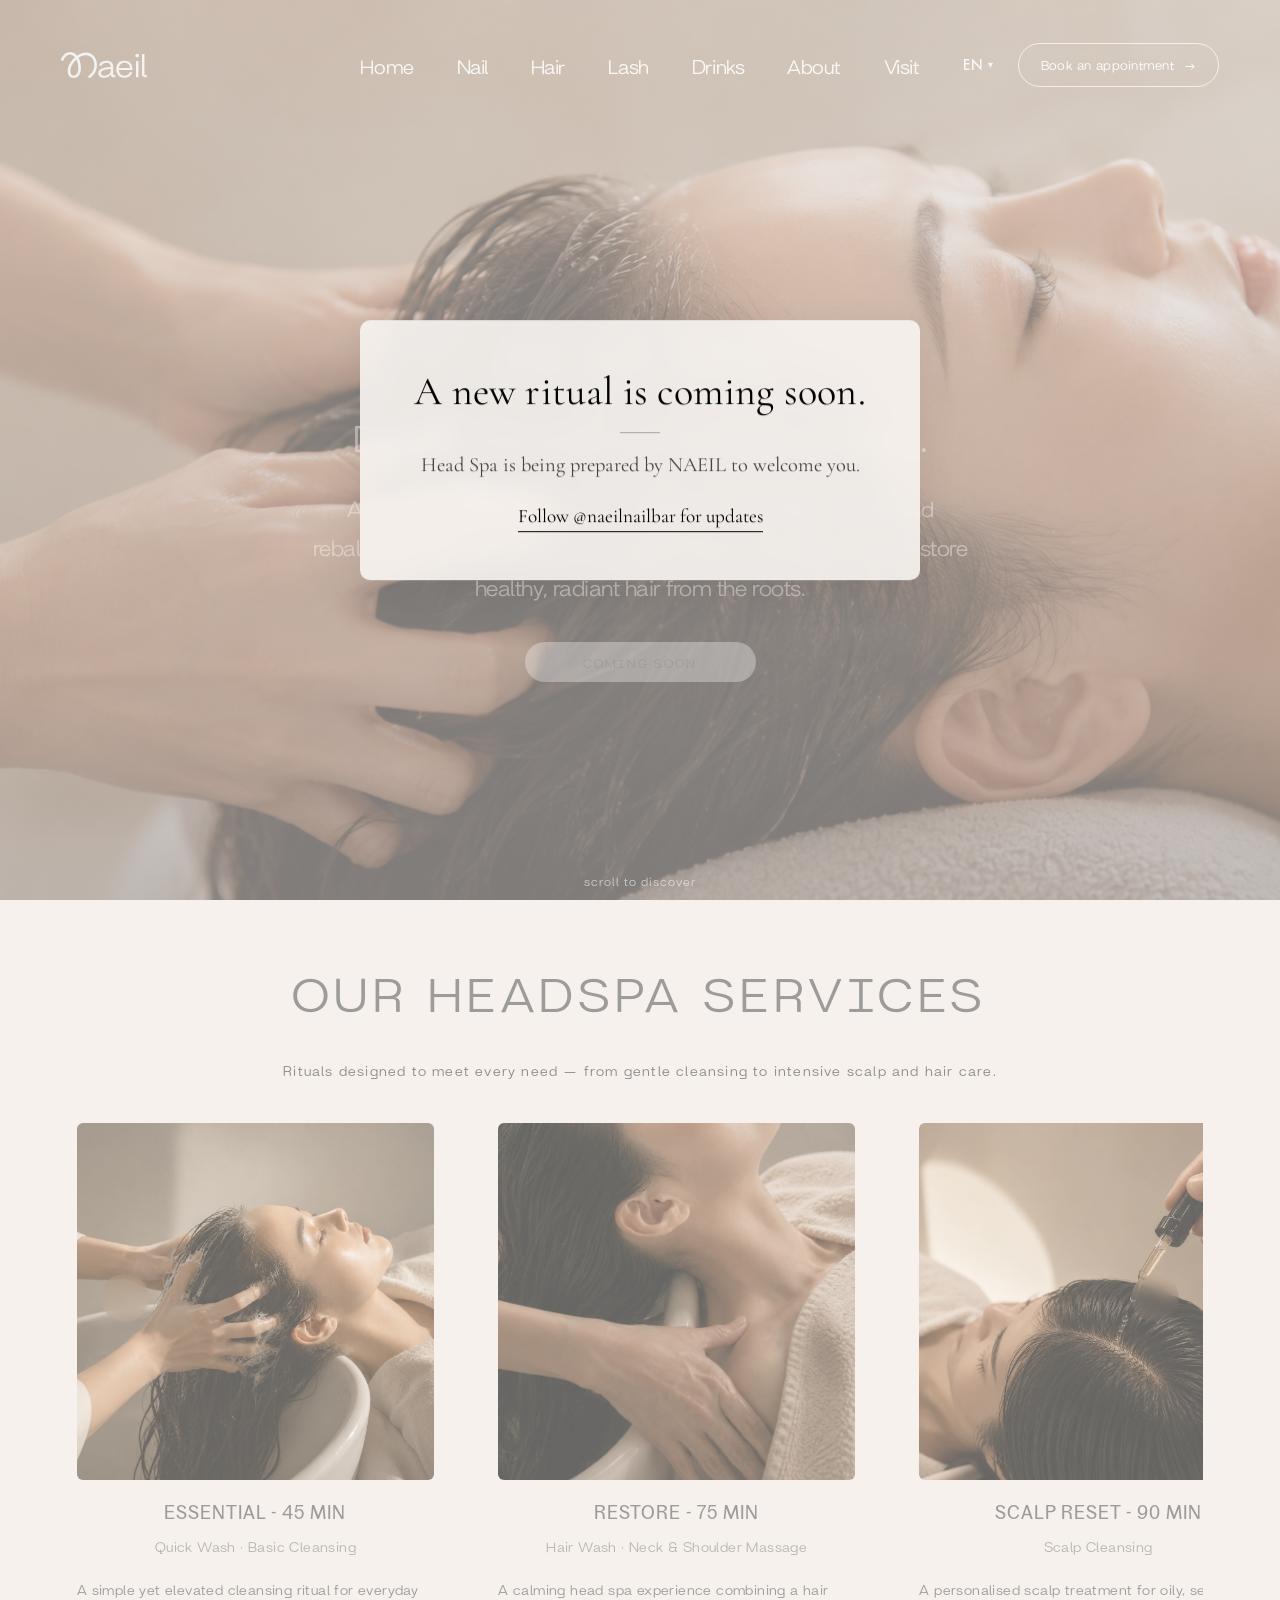
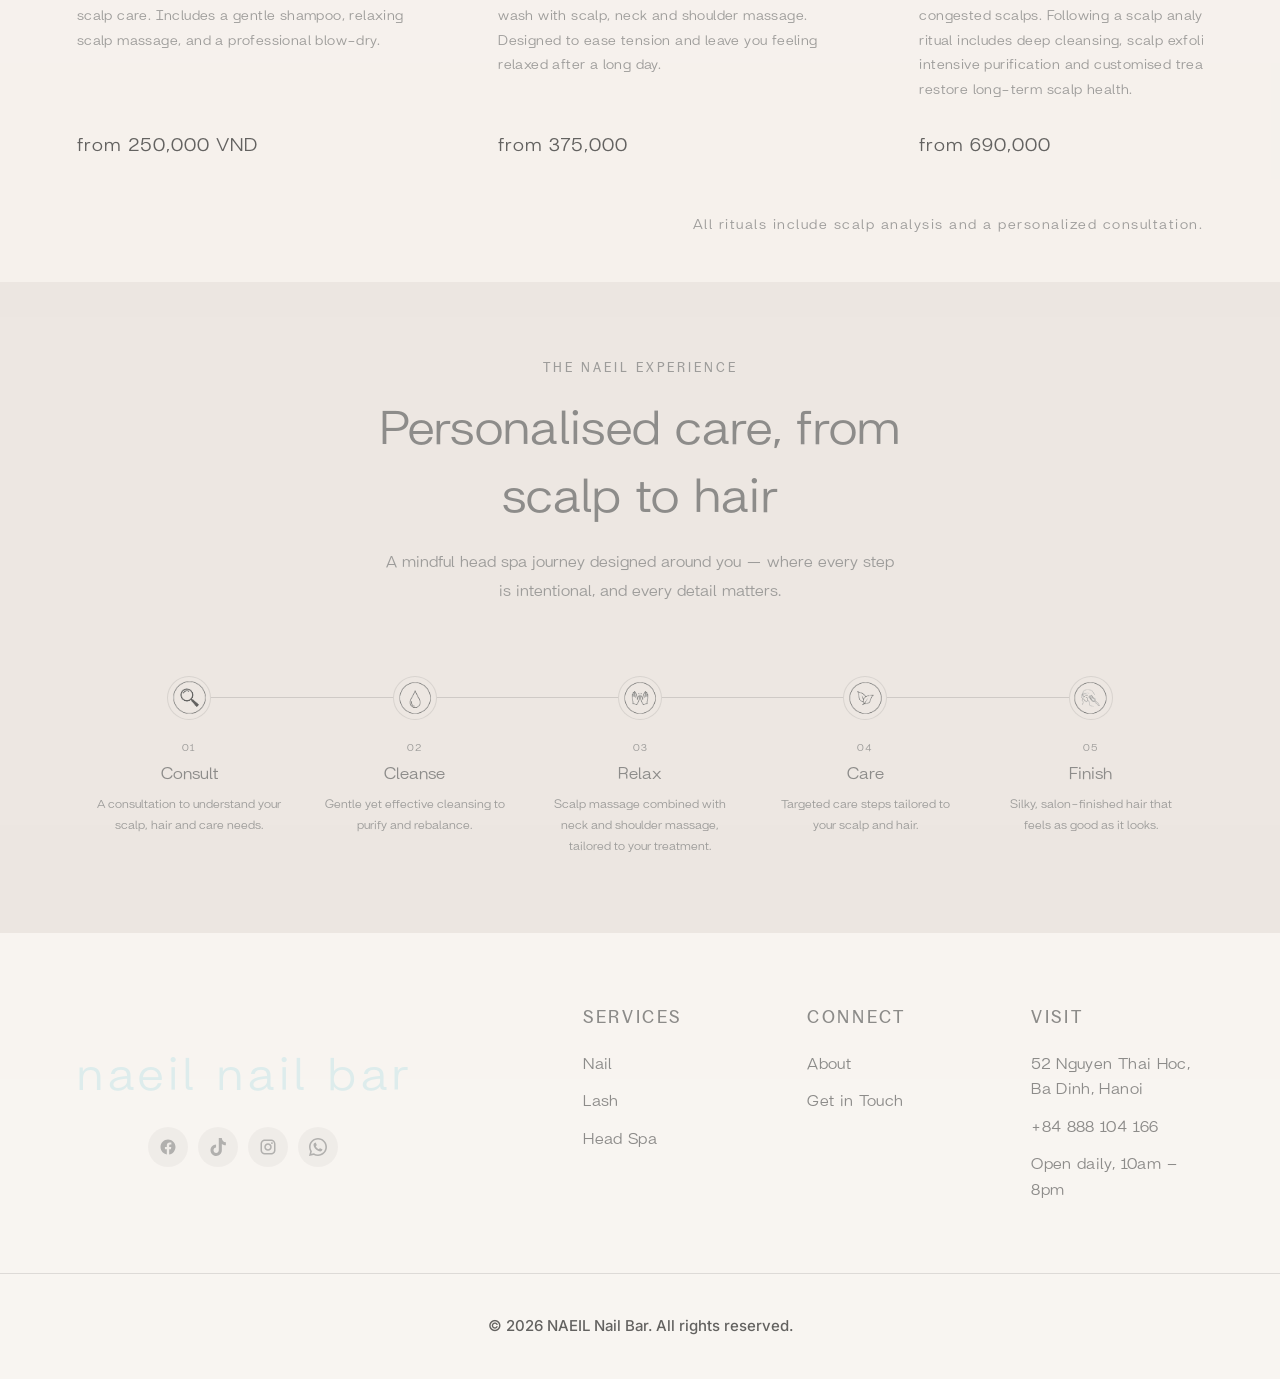
<file: head-spa.html>
<!DOCTYPE html>
<html lang="en">
<head>
<meta charset="UTF-8">
<meta name="viewport" content="width=device-width, initial-scale=1.0">
<title>Head Spa — Naeil Nail Bar</title>
<link rel="icon" type="image/png" href="images/icons/favicon.png">
<link rel="preconnect" href="https://fonts.googleapis.com">
<link rel="preconnect" href="https://fonts.gstatic.com" crossorigin>
<link href="https://fonts.googleapis.com/css2?family=Cormorant+Garamond:wght@400&family=Crimson+Text:ital@1&family=Inter:wght@500&family=Montserrat:wght@400;500;600;700;800&family=Quicksand:wght@400;500;600;700&display=swap" rel="stylesheet">
<link rel="stylesheet" href="css/style.css">
<link rel="preload" as="image" href="images/head-spa-page/hero-headspa.png" fetchpriority="high">
<script src="js/i18n.js"></script>
</head>
<body class="cs-page">
<script>
(function(){
  try {
    if (sessionStorage.getItem('naeilPreloaderShown') === '1') {
      document.documentElement.classList.add('preload-skip');
    }
  } catch (e) {}
})();
</script>

<!-- ============ PRELOADER ============ -->
<div id="preloader" class="preloader" role="status" aria-live="polite" aria-label="Loading">
  <div class="preloader-bg" style="background-image:url('images/head-spa-page/hero-headspa.png')"></div>
  <div class="preloader-content">
    <img src="images/icons/logo.svg" alt="" class="preloader-logo" aria-hidden="true">
  </div>
</div>
<script>
  window.__preloadHero = new Image();
  window.__preloadHero.src = 'images/head-spa-page/hero-headspa.png';
</script>

<!-- ============ HEADER / HERO ============ -->
<header class="hero spa-hero cs-hero">
  <div class="hero-media">
    <img src="images/head-spa-page/hero-headspa.png" alt="Close-up of head spa massage with traditional comb" fetchpriority="high">
  </div>
  <div class="hero-overlay"></div>

  <nav class="navbar">
    <a href="/" class="logo">
      <img src="images/icons/logo.svg" alt="Maeil" class="logo-img">
    </a>
    <ul class="nav-links">
      <li><a href="/" data-i18n="nav.home">Home</a></li>
      <li><a href="nail.html" data-i18n="nav.nail">Nail</a></li>
      <li><a href="head-spa.html" data-i18n="nav.hair">Hair</a></li>
      <li><a href="lash.html" data-i18n="nav.lash">Lash</a></li>
      <li><a href="drinks.html" data-i18n="nav.drinks">Drinks</a></li>
      <li><a href="about.html" data-i18n="nav.about">About</a></li>
      <li><a href="visit.html" data-i18n="nav.visit">Visit</a></li>
    </ul>
    <div class="navbar-right">
      <div class="lang-switcher">
        <button type="button" class="lang-switcher-trigger" aria-haspopup="true" aria-expanded="false" aria-label="Change language">
          <span class="lang-switcher-label">EN</span>
          <span class="lang-switcher-chevron" aria-hidden="true">&#9662;</span>
        </button>
        <div class="lang-dropdown" role="listbox" aria-label="Select language">
          <button type="button" class="lang-dropdown-option is-selected" data-lang-option="en" role="option" aria-checked="true">
            <span data-i18n="lang.en">English</span>
            <span class="lang-check" aria-hidden="true">&#10003;</span>
          </button>
          <button type="button" class="lang-dropdown-option" data-lang-option="vi" role="option" aria-checked="false">
            <span data-i18n="lang.vi">Tiếng Việt</span>
            <span class="lang-check" aria-hidden="true">&#10003;</span>
          </button>
          <button type="button" class="lang-dropdown-option" data-lang-option="zh" role="option" aria-checked="false">
            <span data-i18n="lang.zh">中文</span>
            <span class="lang-check" aria-hidden="true">&#10003;</span>
          </button>
        </div>
      </div>
      <button type="button" class="nav-book-btn" data-book-trigger aria-label="Open booking options">
        <span data-i18n="nav.book">Book an appointment</span>
        <span class="btn-arrow" aria-hidden="true">&rarr;</span>
      </button>
      <div class="mobile-lang-switcher">
        <button type="button" class="mobile-lang-trigger" aria-haspopup="true" aria-expanded="false" aria-label="Change language">
          <span class="lang-switcher-label">EN</span>
          <span class="mobile-lang-chevron" aria-hidden="true">&#9662;</span>
        </button>
        <div class="mobile-lang-dropdown" role="listbox" aria-label="Select language">
          <button type="button" class="mobile-lang-option is-selected" data-lang-option="en" role="option" aria-checked="true">
            <span class="mobile-lang-code">EN</span>
            <span class="mobile-lang-name" data-i18n="lang.en">English</span>
          </button>
          <button type="button" class="mobile-lang-option" data-lang-option="vi" role="option" aria-checked="false">
            <span class="mobile-lang-code">VI</span>
            <span class="mobile-lang-name" data-i18n="lang.vi">Tiếng Việt</span>
          </button>
          <button type="button" class="mobile-lang-option" data-lang-option="zh" role="option" aria-checked="false">
            <span class="mobile-lang-code">中文</span>
            <span class="mobile-lang-name" data-i18n="lang.zh">中文</span>
          </button>
        </div>
      </div>
      <button class="nav-toggle" aria-label="Open menu" aria-expanded="false" aria-controls="megaMenuOverlay">
        <span></span><span></span><span></span>
      </button>
    </div>
  </nav>

  <div class="spa-hero-content">
    <h1 class="spa-title" data-i18n="spa.hero.title">Head Spa</h1>
    <p class="spa-sub" data-i18n="spa.hero.sub">Scalp care. Hair nourishment.</p>
    <p class="spa-hero-desc" data-i18n="spa.hero.desc">A restorative head spa ritual designed to cleanse, nourish and rebalance your scalp. Relieve tension, improve circulation and restore healthy, radiant hair from the roots.</p>
    <button type="button" class="btn btn-light cs-btn" disabled aria-disabled="true">
      <span data-i18n="cs.btn">Coming soon</span>
    </button>
  </div>

  <div class="scroll-hint" data-i18n="home.hero.scroll">scroll to discover</div>

  <!-- Coming-soon state: a light veil over the preview + a floating notice -->
  <div class="cs-veil cs-veil--hero" aria-hidden="true"></div>
  <div class="cs-notice" role="status">
    <p class="cs-notice-title" data-i18n="cs.notice.title">A new ritual is coming soon.</p>
    <span class="cs-notice-rule" aria-hidden="true"></span>
    <p class="cs-notice-copy" data-i18n="cs.notice.spa">Head Spa is being prepared by NAEIL to welcome you.</p>
    <a class="cs-notice-link" href="https://www.instagram.com/naeilnailbar/" target="_blank" rel="noopener noreferrer" data-i18n="cs.notice.follow">Follow @naeilnailbar for updates</a>
  </div>
</header>

<!-- ============ OUR HEADSPA SERVICES ============ -->
<section class="spa-services" data-cs-veil>
  <div style="text-align:center;">
    <h2 class="eyebrow center reveal" data-i18n="spa.services.eyebrow">Our Headspa Services</h2>
    <p class="services-subheading" data-i18n="spa.services.sub">Rituals designed to meet every need — from gentle cleansing to intensive scalp and hair care.</p>
  </div>

  <div class="carousel-wrap">
    <button class="carousel-arrow prev" aria-label="Previous services"><img src="images/icons/arrow.svg" alt=""></button>
    <button class="carousel-arrow next" aria-label="Next services"><img src="images/icons/arrow.svg" alt=""></button>
    <div class="services-grid reveal-stagger" id="spa-services-grid">
    <article class="service-card reveal-item">
      <div class="service-img">
        <img src="images/head-spa-page/essential.png" alt="Essential head spa — shampoo ritual" loading="lazy">
      </div>
      <h3 data-i18n="spa.services.essential.title">Essential - 45 MIN</h3>
      <p class="service-subdesc" data-i18n="spa.services.essential.subdesc">Quick Wash · Basic Cleansing</p>
      <div class="card-body">
        <p data-i18n="spa.services.essential.copy">A simple yet elevated cleansing ritual for everyday scalp care. Includes a gentle shampoo, relaxing scalp massage, and a professional blow-dry.</p>
        <span class="link-arrow cs-price"><span data-i18n="spa.services.essential.price">from 250,000 VND</span></span>
      </div>
    </article>

    <article class="service-card reveal-item">
      <div class="service-img">
        <img src="images/head-spa-page/restore.png" alt="Restore — neck and shoulder massage" style="object-position:center 46%;" loading="lazy">
      </div>
      <h3 data-i18n="spa.services.restore.title">Restore - 75 MIN</h3>
      <p class="service-subdesc" data-i18n="spa.services.restore.subdesc">Hair Wash · Neck &amp; Shoulder Massage</p>
      <div class="card-body">
        <p data-i18n="spa.services.restore.copy">A calming head spa experience combining a hair wash with scalp, neck and shoulder massage. Designed to ease tension and leave you feeling relaxed after a long day.</p>
        <span class="link-arrow cs-price"><span data-i18n="spa.services.restore.price">from 375,000</span></span>
      </div>
    </article>

    <article class="service-card reveal-item">
      <div class="service-img">
        <img src="images/head-spa-page/scalp-reset.png" alt="Scalp Reset — scalp oil treatment" style="object-position:center 33%;" loading="lazy">
      </div>
      <h3 data-i18n="spa.services.scalpreset.title">Scalp Reset - 90 MIN</h3>
      <p class="service-subdesc" data-i18n="spa.services.scalpreset.subdesc">Scalp Cleansing</p>
      <div class="card-body">
        <p data-i18n="spa.services.scalpreset.copy">A personalised scalp treatment for oily, sensitive or congested scalps. Following a scalp analysis, this ritual includes deep cleansing, scalp exfoliation, intensive purification and customised treatment to restore long-term scalp health.</p>
        <span class="link-arrow cs-price"><span data-i18n="spa.services.scalpreset.price">from 690,000</span></span>
      </div>
    </article>

    <article class="service-card reveal-item">
      <div class="service-img">
        <img src="images/head-spa-page/hair-replenish.png" alt="Hair Replenish — scalp massage" loading="lazy">
      </div>
      <h3 data-i18n="spa.services.hairreplenish.title">Hair Replenish - 90 MIN</h3>
      <p class="service-subdesc" data-i18n="spa.services.hairreplenish.subdesc">Restore &amp; Nourish Hair</p>
      <div class="card-body">
        <p data-i18n="spa.services.hairreplenish.copy">An intensive hair treatment designed to repair, strengthen, and deeply nourish dry or chemically damaged hair. Personalised to your hair condition, this ritual restores softness, shine, elasticity, and long-lasting moisture.</p>
        <span class="link-arrow cs-price"><span data-i18n="spa.services.hairreplenish.price">from 790,000</span></span>
      </div>
    </article>
    </div>
  </div>

  <p class="spa-services-note" data-i18n="spa.services.note">All rituals include scalp analysis and a personalized consultation.</p>
</section>

<!-- ============ WHAT TO EXPECT ============ -->
<section class="spa-expect" data-cs-veil>
  <div class="spa-expect-content reveal">
    <span class="spa-expect-label" data-i18n="spa.expect.label">The Naeil Experience</span>
    <h2 class="spa-expect-title" data-i18n="spa.expect.title">Personalised care, from scalp to hair</h2>
    <p class="spa-expect-intro" data-i18n="spa.expect.intro">A mindful head spa journey designed around you — where every step is intentional, and every detail matters.</p>
  </div>

  <div class="spa-timeline reveal-stagger">
    <div class="spa-step reveal-item">
      <div class="spa-step-icon-row">
        <span class="spa-icon-line is-hidden"></span>
        <span class="spa-icon-circle"><img src="images/head-spa-page/icon-analyse.png" alt="Analyse icon" loading="lazy"></span>
        <span class="spa-icon-line"></span>
      </div>
      <div class="spa-step-body">
        <span class="spa-step-num">01</span>
        <h4 class="spa-step-title" data-i18n="spa.expect.analyse.title">Consult</h4>
        <p class="spa-step-desc" data-i18n="spa.expect.analyse.copy">A consultation to understand your scalp, hair and care needs.</p>
      </div>
    </div>

    <div class="spa-step reveal-item">
      <div class="spa-step-icon-row">
        <span class="spa-icon-line"></span>
        <span class="spa-icon-circle"><img src="images/head-spa-page/icon-cleanse.png" alt="Cleanse icon" loading="lazy"></span>
        <span class="spa-icon-line"></span>
      </div>
      <div class="spa-step-body">
        <span class="spa-step-num">02</span>
        <h4 class="spa-step-title" data-i18n="spa.expect.cleanse.title">Cleanse</h4>
        <p class="spa-step-desc" data-i18n="spa.expect.cleanse.copy">Gentle yet effective cleansing to purify and rebalance.</p>
      </div>
    </div>

    <div class="spa-step reveal-item">
      <div class="spa-step-icon-row">
        <span class="spa-icon-line"></span>
        <span class="spa-icon-circle"><img src="images/head-spa-page/icon-treat.png" alt="Treat icon" loading="lazy"></span>
        <span class="spa-icon-line"></span>
      </div>
      <div class="spa-step-body">
        <span class="spa-step-num">03</span>
        <h4 class="spa-step-title" data-i18n="spa.expect.treat.title">Relax</h4>
        <p class="spa-step-desc" data-i18n="spa.expect.treat.copy">Scalp massage combined with neck and shoulder massage, tailored to your treatment.</p>
      </div>
    </div>

    <div class="spa-step reveal-item">
      <div class="spa-step-icon-row">
        <span class="spa-icon-line"></span>
        <span class="spa-icon-circle"><img src="images/head-spa-page/icon-nourish.png" alt="Nourish icon" loading="lazy"></span>
        <span class="spa-icon-line"></span>
      </div>
      <div class="spa-step-body">
        <span class="spa-step-num">04</span>
        <h4 class="spa-step-title" data-i18n="spa.expect.nourish.title">Care</h4>
        <p class="spa-step-desc" data-i18n="spa.expect.nourish.copy">Targeted care steps tailored to your scalp and hair.</p>
      </div>
    </div>

    <div class="spa-step reveal-item">
      <div class="spa-step-icon-row">
        <span class="spa-icon-line"></span>
        <span class="spa-icon-circle"><img src="images/head-spa-page/icon-styling.png" alt="Styling icon" loading="lazy"></span>
        <span class="spa-icon-line is-hidden"></span>
      </div>
      <div class="spa-step-body">
        <span class="spa-step-num">05</span>
        <h4 class="spa-step-title" data-i18n="spa.expect.styling.title">Finish</h4>
        <p class="spa-step-desc" data-i18n="spa.expect.styling.copy">Silky, salon-finished hair that feels as good as it looks.</p>
      </div>
    </div>
  </div>
</section>

<!-- ============ FOOTER ============ -->
<footer class="site-footer" id="footer" data-cs-veil>
  <div class="footer-top">
    <div class="footer-brand reveal">
      <p class="brand-script" data-i18n="footer.brand">naeil nail bar</p>
      <div class="social-icons">
        <a href="#" aria-label="Facebook"><img src="images/icons/facebook.svg" alt=""></a>
        <a href="#" aria-label="TikTok"><img src="images/icons/tiktok.svg" alt=""></a>
        <a href="#" aria-label="Instagram"><img src="images/icons/instagram.svg" alt=""></a>
        <a href="#" aria-label="WhatsApp"><img src="images/icons/whatsapp.svg" alt=""></a>
      </div>
    </div>

    <div class="footer-links">
    <div class="footer-col">
      <h4 data-i18n="footer.services">Services</h4>
      <ul>
        <li><a href="nail.html" data-i18n="footer.nail">Nail</a></li>
        <li><a href="lash.html" data-i18n="footer.lash">Lash</a></li>
        <li><a href="head-spa.html" data-i18n="footer.headspa">Head Spa</a></li>
      </ul>
    </div>

    <div class="footer-col">
      <h4 data-i18n="footer.connect">Connect</h4>
      <ul>
        <li><a href="about.html" data-i18n="footer.aboutlink2">About</a></li>
        <li><a href="#" data-i18n="footer.getintouch">Get in Touch</a></li>
      </ul>
    </div>

    <div class="footer-col">
      <h4 data-i18n="footer.visit">Visit</h4>
      <ul class="visit-list">
        <li data-i18n="footer.address">52 Nguyen Thai Hoc, Ba Dinh, Hanoi</li>
        <li>+84 888 104 166</li>
        <li data-i18n="footer.hours">Open daily, 10am – 8pm</li>
      </ul>
    </div>
    </div>
  </div>

  <div class="footer-bottom">
    <p data-i18n="footer.copyright">© 2026 NAEIL. All rights reserved.</p>
  </div>
</footer>

<!-- ============ MEGA MENU ============ -->
<div class="mega-menu-overlay" id="megaMenuOverlay" aria-hidden="true">
  <div class="mega-menu" role="dialog" aria-modal="true" aria-label="Site navigation">
    <div class="mega-menu-top">
      <a href="/" class="mega-menu-logo">
        <img src="images/icons/logo.svg" alt="Maeil" class="logo-img">
      </a>
      <button type="button" class="mega-menu-close" id="megaMenuClose" aria-label="Close menu">&times;</button>
    </div>
    <nav class="mega-menu-list">
      <div class="mega-menu-group">
        <span class="mega-menu-group-label" data-i18n="megamenu.services">Services</span>
        <div class="mega-menu-rows">
          <a href="nail.html" class="mega-menu-item">
            <span class="mega-menu-item-img"><img src="images/nail.png" alt="" loading="lazy"></span>
            <span class="mega-menu-item-text">
              <span class="mega-menu-item-title" data-i18n="megamenu.nail.title">Nail</span>
              <span class="mega-menu-item-desc" data-i18n="megamenu.nail.desc">Precision gel &amp; lacquer artistry</span>
            </span>
            <span class="mega-menu-item-arrow" aria-hidden="true">&rarr;</span>
          </a>
          <a href="head-spa.html" class="mega-menu-item active">
            <span class="mega-menu-item-img"><img src="images/head-spa.png" alt="" loading="lazy"></span>
            <span class="mega-menu-item-text">
              <span class="mega-menu-item-title" data-i18n="megamenu.hair.title">Hair</span>
              <span class="mega-menu-item-desc" data-i18n="megamenu.hair.desc">Restorative head spa rituals</span>
            </span>
            <span class="mega-menu-item-arrow" aria-hidden="true">&rarr;</span>
          </a>
          <a href="lash.html" class="mega-menu-item">
            <span class="mega-menu-item-img"><img src="images/lash-lift.png" alt="" loading="lazy"></span>
            <span class="mega-menu-item-text">
              <span class="mega-menu-item-title" data-i18n="megamenu.lash.title">Lash</span>
              <span class="mega-menu-item-desc" data-i18n="megamenu.lash.desc">Korean lash lift &amp; tint</span>
            </span>
            <span class="mega-menu-item-arrow" aria-hidden="true">&rarr;</span>
          </a>
        </div>
      </div>
      <div class="mega-menu-group">
        <span class="mega-menu-group-label" data-i18n="megamenu.explore">Explore</span>
        <div class="mega-menu-rows">
          <a href="drinks.html" class="mega-menu-item">
            <span class="mega-menu-item-img"><img src="images/drinks-page/drinks-thumb.jpg" alt="" loading="lazy"></span>
            <span class="mega-menu-item-text">
              <span class="mega-menu-item-title" data-i18n="megamenu.drinks.title">Drinks</span>
              <span class="mega-menu-item-desc" data-i18n="megamenu.drinks.desc">Café, Japanese tea &amp; cold brew</span>
            </span>
            <span class="mega-menu-item-arrow" aria-hidden="true">&rarr;</span>
          </a>
          <a href="about.html" class="mega-menu-item">
            <span class="mega-menu-item-img"><img src="images/about-page/hero-about.jpg" alt="" loading="lazy"></span>
            <span class="mega-menu-item-text">
              <span class="mega-menu-item-title" data-i18n="megamenu.about.title">About</span>
              <span class="mega-menu-item-desc" data-i18n="megamenu.about.desc">Our philosophy &amp; ritual</span>
            </span>
            <span class="mega-menu-item-arrow" aria-hidden="true">&rarr;</span>
          </a>
          <a href="visit.html" class="mega-menu-item">
            <span class="mega-menu-item-img"><img src="images/visit-page/exterior-visit.jpg" alt="" loading="lazy"></span>
            <span class="mega-menu-item-text">
              <span class="mega-menu-item-title" data-i18n="megamenu.visit.title">Visit</span>
              <span class="mega-menu-item-desc" data-i18n="megamenu.visit.desc">Location &amp; opening hours</span>
            </span>
            <span class="mega-menu-item-arrow" aria-hidden="true">&rarr;</span>
          </a>
        </div>
      </div>
      <div class="mega-menu-group mega-menu-lang">
        <span class="mega-menu-group-label" data-i18n="lang.label">Language</span>
        <div class="mega-menu-lang-options">
          <button type="button" class="mega-menu-lang-option is-selected" data-lang-option="en" role="option" aria-checked="true">
            <span data-i18n="lang.en">English</span>
            <span class="lang-check" aria-hidden="true">&#10003;</span>
          </button>
          <button type="button" class="mega-menu-lang-option" data-lang-option="vi" role="option" aria-checked="false">
            <span data-i18n="lang.vi">Tiếng Việt</span>
            <span class="lang-check" aria-hidden="true">&#10003;</span>
          </button>
          <button type="button" class="mega-menu-lang-option" data-lang-option="zh" role="option" aria-checked="false">
            <span data-i18n="lang.zh">中文</span>
            <span class="lang-check" aria-hidden="true">&#10003;</span>
          </button>
        </div>
      </div>
    </nav>
    <div class="mega-menu-bottom">
      <button type="button" class="mega-menu-book-btn" data-book-trigger>
        <span data-i18n="megamenu.book">Book your appointment</span>
        <span class="btn-arrow" aria-hidden="true">&rarr;</span>
      </button>
    </div>
  </div>
</div>

<!-- ============ BOOKING MODAL ============ -->
<div class="booking-modal-overlay" id="bookingModalOverlay" aria-hidden="true">
  <div class="booking-modal" role="dialog" aria-modal="true" aria-labelledby="bookingModalTitle">
    <button type="button" class="booking-modal-close" id="bookingModalClose" aria-label="Close">&times;</button>
    <span class="booking-modal-eyebrow" data-i18n="booking.eyebrow">Get in touch</span>
    <h3 id="bookingModalTitle" class="booking-modal-title" data-i18n="booking.title">Book your appointment</h3>
    <p class="booking-modal-sub" data-i18n="booking.sub">Choose how you'd like to reach us.</p>
    <div class="booking-modal-options">
      <a class="booking-option" href="https://wa.me/84888104166" target="_blank" rel="noopener noreferrer">
        <span class="booking-option-icon" aria-hidden="true"><img src="images/icons/whatsapp.svg" alt=""></span>
        <span class="booking-option-text"><strong data-i18n="booking.whatsapp">WhatsApp</strong><small>+84 888 104 166</small></span>
        <span class="booking-option-arrow" aria-hidden="true">&rarr;</span>
      </a>
      <a class="booking-option" href="tel:+84888104166">
        <span class="booking-option-icon" aria-hidden="true">
          <svg viewBox="0 0 24 24" fill="none" xmlns="http://www.w3.org/2000/svg"><path d="M5 4h3.5l1.5 4.5-2 1.5a11 11 0 0 0 6 6l1.5-2L19 15.5V19a1 1 0 0 1-1 1C10.5 20 4 13.5 4 6a1 1 0 0 1 1-1Z" stroke="currentColor" stroke-width="1.3" stroke-linejoin="round"/></svg>
        </span>
        <span class="booking-option-text"><strong data-i18n="booking.phone">Phone</strong><small>+84 888 104 166</small></span>
        <span class="booking-option-arrow" aria-hidden="true">&rarr;</span>
      </a>
      <a class="booking-option" href="https://www.instagram.com/naeilnailbar/" target="_blank" rel="noopener noreferrer">
        <span class="booking-option-icon" aria-hidden="true"><img src="images/icons/instagram.svg" alt=""></span>
        <span class="booking-option-text"><strong data-i18n="booking.instagram">Instagram</strong><small>@naeilnailbar</small></span>
        <span class="booking-option-arrow" aria-hidden="true">&rarr;</span>
      </a>
      <a class="booking-option" href="https://www.facebook.com/profile.php?id=61591534436233" target="_blank" rel="noopener noreferrer">
        <span class="booking-option-icon" aria-hidden="true"><img src="images/icons/facebook.svg" alt=""></span>
        <span class="booking-option-text"><strong data-i18n="booking.facebook">Facebook</strong><small>NAEIL Nail Bar</small></span>
        <span class="booking-option-arrow" aria-hidden="true">&rarr;</span>
      </a>
    </div>
  </div>
</div>

<script src="js/script.js"></script>
</body>
</html>
</file>
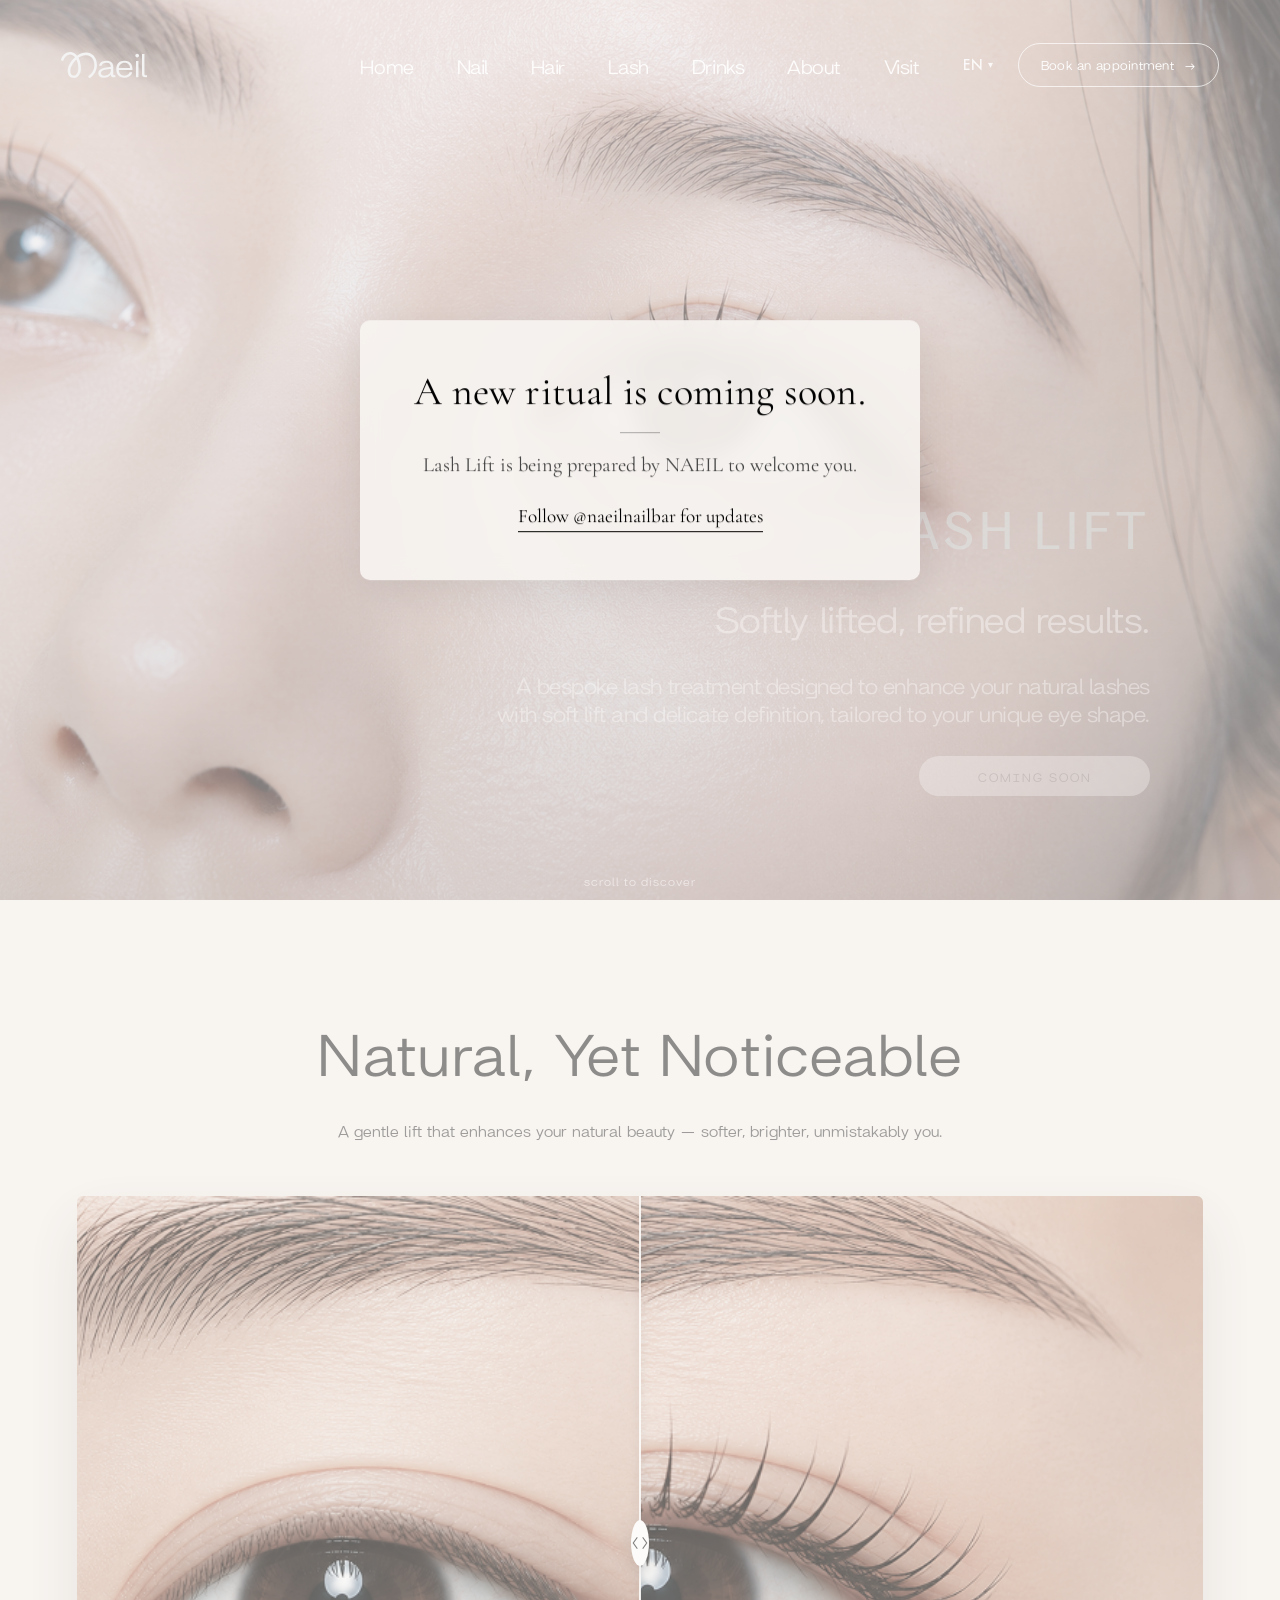
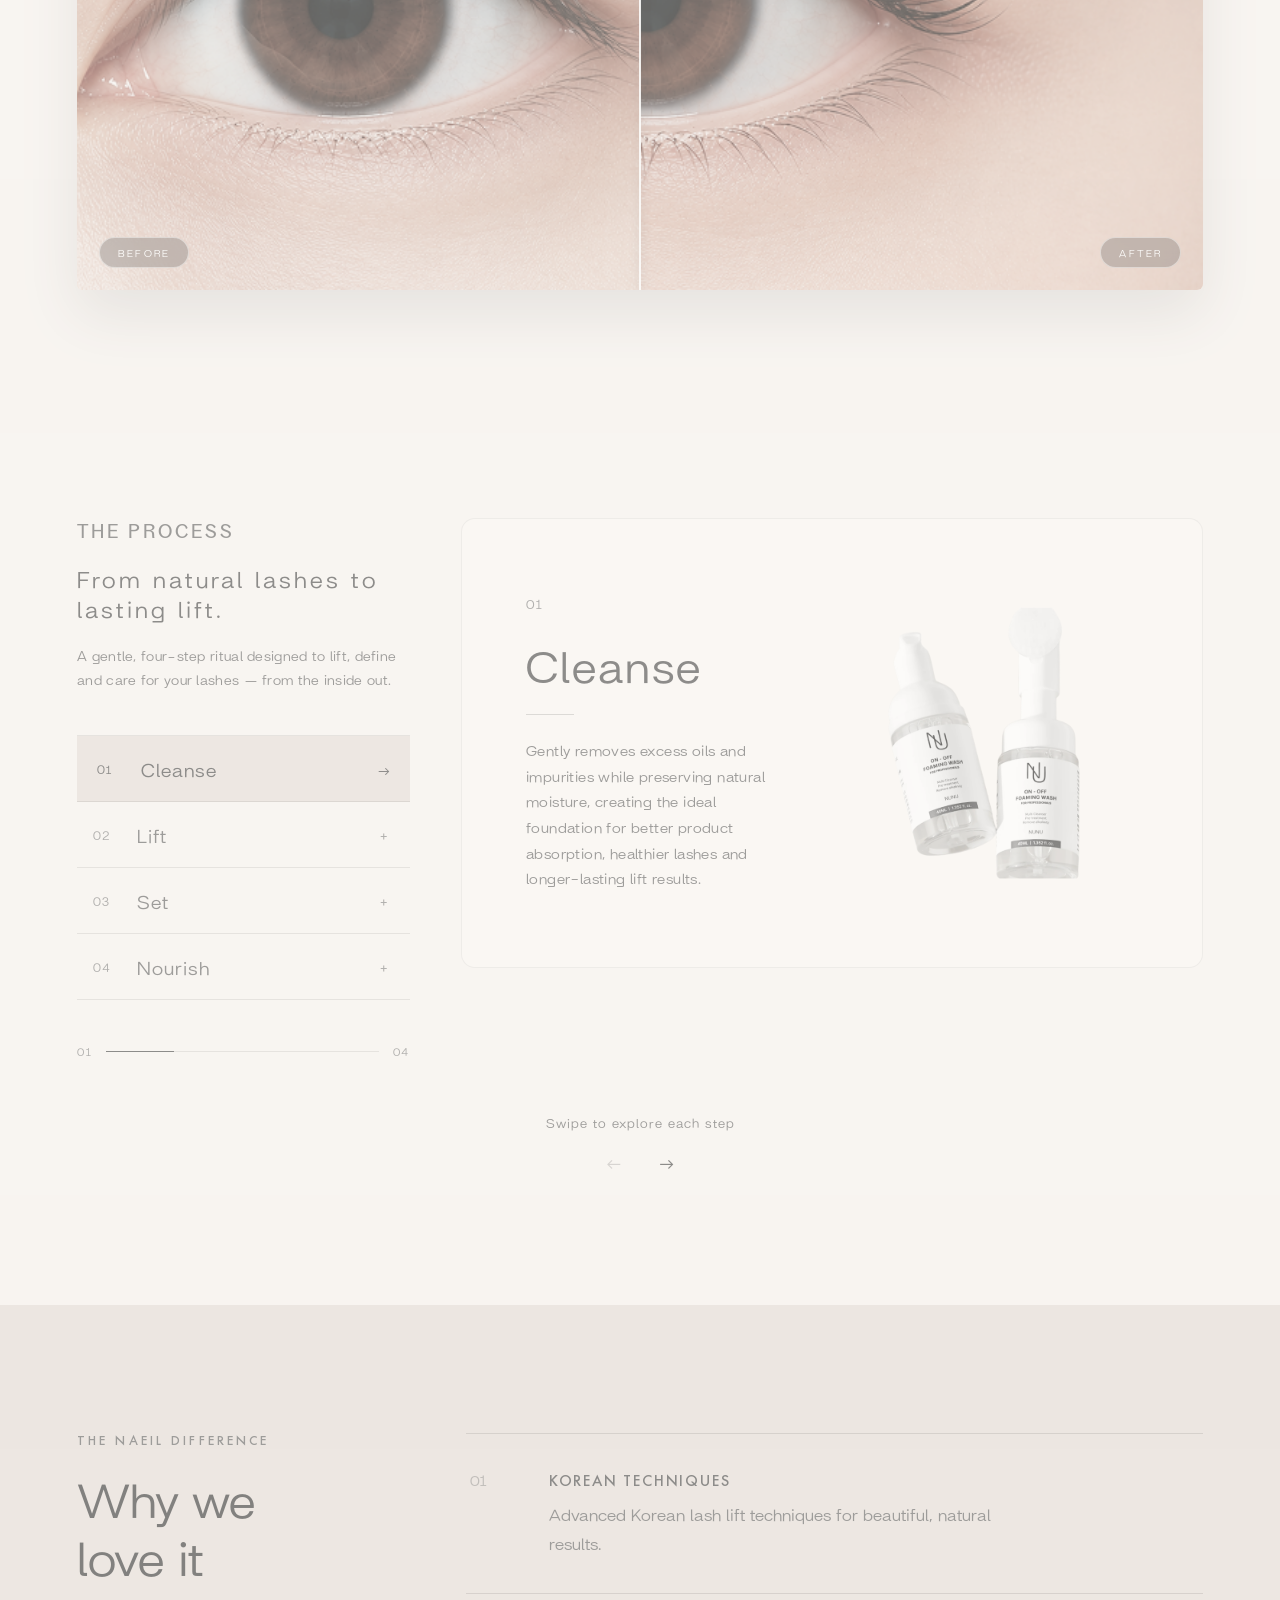
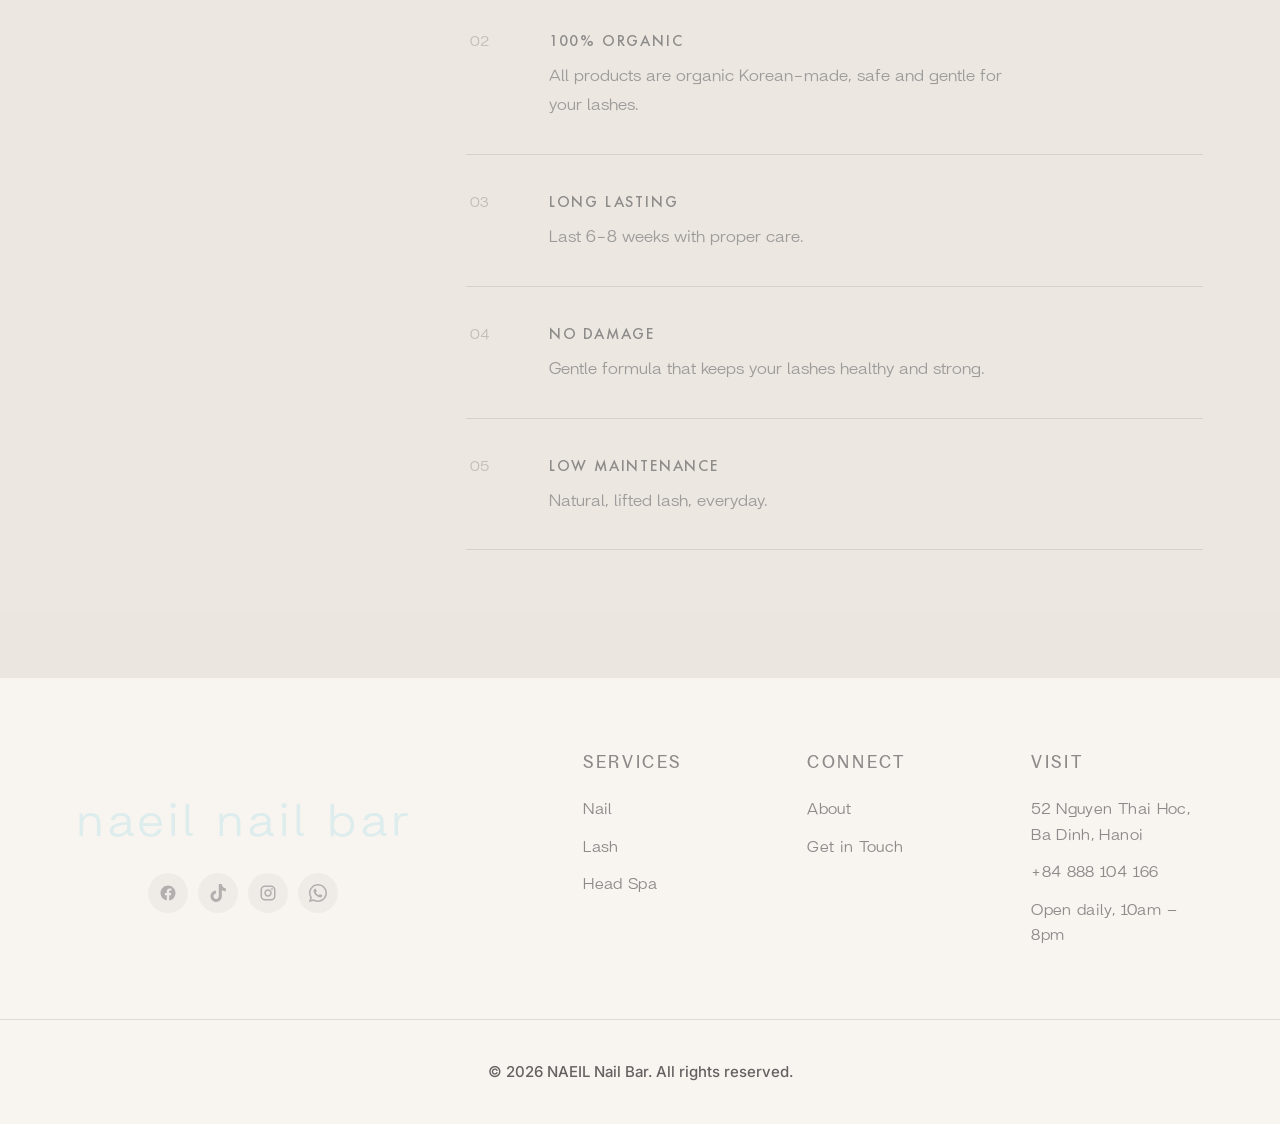
<file: lash.html>
<!DOCTYPE html>
<html lang="en">
<head>
<meta charset="UTF-8">
<meta name="viewport" content="width=device-width, initial-scale=1.0">
<title>Korean Lash Lift — Naeil Nail Bar</title>
<link rel="icon" type="image/png" href="images/icons/favicon.png">
<link rel="preconnect" href="https://fonts.googleapis.com">
<link rel="preconnect" href="https://fonts.gstatic.com" crossorigin>
<link href="https://fonts.googleapis.com/css2?family=Cormorant+Garamond:wght@400&family=Crimson+Text:ital@1&family=Inter:wght@500&family=Montserrat:wght@400;500;600;700;800&family=Quicksand:wght@400;500;600;700&display=swap" rel="stylesheet">
<link rel="stylesheet" href="css/style.css">
<link rel="preload" as="image" href="images/lash-page/hero-lash.png" fetchpriority="high">
<script src="js/i18n.js"></script>
</head>
<body class="cs-page">
<script>
(function(){
  try {
    if (sessionStorage.getItem('naeilPreloaderShown') === '1') {
      document.documentElement.classList.add('preload-skip');
    }
  } catch (e) {}
})();
</script>

<!-- ============ PRELOADER ============ -->
<div id="preloader" class="preloader" role="status" aria-live="polite" aria-label="Loading">
  <div class="preloader-bg" style="background-image:url('images/lash-page/hero-lash.png')"></div>
  <div class="preloader-content">
    <img src="images/icons/logo.svg" alt="" class="preloader-logo" aria-hidden="true">
  </div>
</div>
<script>
  window.__preloadHero = new Image();
  window.__preloadHero.src = 'images/lash-page/hero-lash.png';
</script>

<!-- ============ HEADER / HERO ============ -->
<header class="hero lash-hero cs-hero">
  <div class="hero-media">
    <img src="images/lash-page/hero-lash.png" alt="Close-up of eyes with lifted lashes" fetchpriority="high">
  </div>
  <div class="hero-overlay"></div>

  <nav class="navbar">
    <a href="/" class="logo">
      <img src="images/icons/logo.svg" alt="Maeil" class="logo-img">
    </a>
    <ul class="nav-links">
      <li><a href="/" data-i18n="nav.home">Home</a></li>
      <li><a href="nail.html" data-i18n="nav.nail">Nail</a></li>
      <li><a href="head-spa.html" data-i18n="nav.hair">Hair</a></li>
      <li><a href="lash.html" data-i18n="nav.lash">Lash</a></li>
      <li><a href="drinks.html" data-i18n="nav.drinks">Drinks</a></li>
      <li><a href="about.html" data-i18n="nav.about">About</a></li>
      <li><a href="visit.html" data-i18n="nav.visit">Visit</a></li>
    </ul>
    <div class="navbar-right">
      <div class="lang-switcher">
        <button type="button" class="lang-switcher-trigger" aria-haspopup="true" aria-expanded="false" aria-label="Change language">
          <span class="lang-switcher-label">EN</span>
          <span class="lang-switcher-chevron" aria-hidden="true">&#9662;</span>
        </button>
        <div class="lang-dropdown" role="listbox" aria-label="Select language">
          <button type="button" class="lang-dropdown-option is-selected" data-lang-option="en" role="option" aria-checked="true">
            <span data-i18n="lang.en">English</span>
            <span class="lang-check" aria-hidden="true">&#10003;</span>
          </button>
          <button type="button" class="lang-dropdown-option" data-lang-option="vi" role="option" aria-checked="false">
            <span data-i18n="lang.vi">Tiếng Việt</span>
            <span class="lang-check" aria-hidden="true">&#10003;</span>
          </button>
          <button type="button" class="lang-dropdown-option" data-lang-option="zh" role="option" aria-checked="false">
            <span data-i18n="lang.zh">中文</span>
            <span class="lang-check" aria-hidden="true">&#10003;</span>
          </button>
        </div>
      </div>
      <button type="button" class="nav-book-btn" data-book-trigger aria-label="Open booking options">
        <span data-i18n="nav.book">Book an appointment</span>
        <span class="btn-arrow" aria-hidden="true">&rarr;</span>
      </button>
      <div class="mobile-lang-switcher">
        <button type="button" class="mobile-lang-trigger" aria-haspopup="true" aria-expanded="false" aria-label="Change language">
          <span class="lang-switcher-label">EN</span>
          <span class="mobile-lang-chevron" aria-hidden="true">&#9662;</span>
        </button>
        <div class="mobile-lang-dropdown" role="listbox" aria-label="Select language">
          <button type="button" class="mobile-lang-option is-selected" data-lang-option="en" role="option" aria-checked="true">
            <span class="mobile-lang-code">EN</span>
            <span class="mobile-lang-name" data-i18n="lang.en">English</span>
          </button>
          <button type="button" class="mobile-lang-option" data-lang-option="vi" role="option" aria-checked="false">
            <span class="mobile-lang-code">VI</span>
            <span class="mobile-lang-name" data-i18n="lang.vi">Tiếng Việt</span>
          </button>
          <button type="button" class="mobile-lang-option" data-lang-option="zh" role="option" aria-checked="false">
            <span class="mobile-lang-code">中文</span>
            <span class="mobile-lang-name" data-i18n="lang.zh">中文</span>
          </button>
        </div>
      </div>
      <button class="nav-toggle" aria-label="Open menu" aria-expanded="false" aria-controls="megaMenuOverlay">
        <span></span><span></span><span></span>
      </button>
    </div>
  </nav>

  <div class="hero-content">
  <h1 class="hero-title lash-title" data-i18n="lash.hero.title">Korean Lash Lift</h1>
<p class="lash-sub" data-i18n="lash.hero.sub">Softly lifted, refined results.</p>
    <p class="lash-hero-desc" data-i18n="lash.hero.desc">A bespoke lash treatment designed to enhance your natural lashes with soft lift and delicate definition, tailored to your unique eye shape.</p>
    <button type="button" class="btn btn-light cs-btn lash-hero-btn" disabled aria-disabled="true">
      <span data-i18n="cs.btn">Coming soon</span>
    </button>
  </div>

  <div class="scroll-hint" data-i18n="home.hero.scroll">scroll to discover</div>

  <!-- Coming-soon state: a light veil over the preview + a floating notice -->
  <div class="cs-veil cs-veil--hero" aria-hidden="true"></div>
  <div class="cs-notice" role="status">
    <p class="cs-notice-title" data-i18n="cs.notice.title">A new ritual is coming soon.</p>
    <span class="cs-notice-rule" aria-hidden="true"></span>
    <p class="cs-notice-copy" data-i18n="cs.notice.lash">Lash Lift is being prepared by NAEIL to welcome you.</p>
    <a class="cs-notice-link" href="https://www.instagram.com/naeilnailbar/" target="_blank" rel="noopener noreferrer" data-i18n="cs.notice.follow">Follow @naeilnailbar for updates</a>
  </div>
</header>

<!-- ============ NATURAL, YET NOTICEABLE ============ -->
<section class="lash-intro" data-cs-veil>
  <h2 class="lash-eyebrow reveal" data-i18n="lash.intro.eyebrow">Natural, Yet Noticeable</h2>
  <p class="lash-intro-sub" data-i18n="lash.intro.sub">A gentle lift that enhances your natural beauty — softer, brighter, unmistakably you.</p>

  <div class="ba-slider reveal" id="baSlider">
    <div class="ba-layer ba-after">
      <img src="images/lash-page/after.png" alt="Eye after lash lift" loading="lazy">
    </div>
    <div class="ba-layer ba-before" style="width:50%;">
      <img src="images/lash-page/before.png" alt="Eye before lash lift" loading="lazy">
    </div>
    <span class="ba-tag ba-tag-before" data-i18n="lash.slider.before">Before</span>
    <span class="ba-tag ba-tag-after" data-i18n="lash.slider.after">After</span>
    <div class="ba-handle" style="left:50%;">
      <span class="ba-handle-track"></span>
      <span class="ba-handle-grip">
        <svg viewBox="0 0 24 24" fill="none" stroke="currentColor" stroke-width="1.6" stroke-linecap="round" stroke-linejoin="round"><path d="M8 5l-5 7 5 7"></path><path d="M16 5l5 7-5 7"></path></svg>
      </span>
    </div>
  </div>
</section>

<!-- ============ THE LASH LIFT PROCESS ============ -->
<section class="lash-process" data-cs-veil>
  <div class="lash-process-row">
    <div class="lash-process-nav reveal">
      <div class="lash-process-heading">
        <span class="lash-process-label" data-i18n="lash.process.label">THE PROCESS</span>
        <h2 class="lash-process-title" data-i18n="lash.process.title">From natural lashes to lasting lift.</h2>
        <p class="lash-process-intro" data-i18n="lash.process.intro">A gentle, four-step ritual designed to lift, define and care for your lashes — from the inside out.</p>
      </div>

      <ul class="lash-process-steps" role="tablist">
        <li class="lash-process-step is-active" data-step="0" role="tab" tabindex="0" aria-selected="true">
          <span class="lash-process-step-num">01</span>
          <span class="lash-process-step-name" data-i18n="lash.process.step.cleanse">Cleanse</span>
          <span class="lash-process-step-icon">&rarr;</span>
        </li>
        <li class="lash-process-step" data-step="1" role="tab" tabindex="0" aria-selected="false">
          <span class="lash-process-step-num">02</span>
          <span class="lash-process-step-name" data-i18n="lash.process.step.lift">Lift</span>
          <span class="lash-process-step-icon">+</span>
        </li>
        <li class="lash-process-step" data-step="2" role="tab" tabindex="0" aria-selected="false">
          <span class="lash-process-step-num">03</span>
          <span class="lash-process-step-name" data-i18n="lash.process.step.set">Set</span>
          <span class="lash-process-step-icon">+</span>
        </li>
        <li class="lash-process-step" data-step="3" role="tab" tabindex="0" aria-selected="false">
          <span class="lash-process-step-num">04</span>
          <span class="lash-process-step-name" data-i18n="lash.process.step.nourish">Nourish</span>
          <span class="lash-process-step-icon">+</span>
        </li>
      </ul>

      <div class="lash-process-progress">
        <span class="lash-process-progress-label">01</span>
        <div class="lash-process-progress-track">
          <div class="lash-process-progress-fill" id="lashProcessFill"></div>
        </div>
        <span class="lash-process-progress-label">04</span>
      </div>
    </div>

    <div class="lash-process-panel reveal" id="lashProcessPanel">
      <div class="lash-process-panel-inner">
        <div class="lash-process-panel-text">
          <span class="lash-process-panel-num">01</span>
          <h3 class="lash-process-panel-title">Cleanse</h3>
          <div class="lash-process-panel-divider"></div>
          <p class="lash-process-panel-desc">Gently removes excess oils and impurities while preserving natural moisture, creating the ideal foundation for better product absorption, healthier lashes and longer-lasting lift results.</p>
        </div>
        <div class="lash-process-panel-img">
          <img src="images/lash-page/cleanse.png" alt="Cleanse products" loading="lazy">
        </div>
      </div>
    </div>
  </div>

  <div class="lash-process-hint">
    <span data-i18n="lash.process.hint">Swipe to explore each step</span>
    <div class="lash-process-hint-arrows">
      <button class="lash-process-hint-arrow prev" id="lashProcessPrev" aria-label="Previous step" type="button">&larr;</button>
      <button class="lash-process-hint-arrow next" id="lashProcessNext" aria-label="Next step" type="button">&rarr;</button>
    </div>
  </div>
</section>
<script>
(function () {
  var stepKeys = ['cleanse', 'lift', 'set', 'nourish'];
  var stepNums = ['01', '02', '03', '04'];
  var stepMedia = [
    { img: 'images/lash-page/cleanse.png', alt: 'Cleanse products' },
    { img: 'images/lash-page/lift.png', alt: 'Lift products' },
    { img: 'images/lash-page/set.png', alt: 'Set products' },
    { img: 'images/lash-page/nourish.png', alt: 'Nourish products' }
  ];

  // Panel copy for each step is sourced from the site's shared i18n
  // dictionary (js/i18n.js, loaded in <head>) so it always matches the
  // active language — see naeil:localechange handling below.
  function getSteps() {
    var i18n = window.NAEIL_I18N;
    var locale = (i18n && i18n.getLocale()) || 'en';
    var dict = (i18n && i18n.translations && (i18n.translations[locale] || i18n.translations.en)) || {};
    return stepKeys.map(function (key, i) {
      return {
        num: stepNums[i],
        title: dict['lash.process.' + key + '.title'] || stepMedia[i].alt,
        desc: dict['lash.process.' + key + '.desc'] || '',
        img: stepMedia[i].img,
        alt: stepMedia[i].alt
      };
    });
  }

  var steps = getSteps();

  var section = document.querySelector('.lash-process');
  if (!section) return;

  var stepEls = section.querySelectorAll('.lash-process-step');
  var panel = document.getElementById('lashProcessPanel');
  var panelInner = panel.querySelector('.lash-process-panel-inner');
  var fill = document.getElementById('lashProcessFill');
  var prevBtn = document.getElementById('lashProcessPrev');
  var nextBtn = document.getElementById('lashProcessNext');
  var current = 0;
  var animating = false;

  function setActive(index) {
    stepEls.forEach(function (el, i) {
      var active = i === index;
      el.classList.toggle('is-active', active);
      el.setAttribute('aria-selected', active ? 'true' : 'false');
      el.querySelector('.lash-process-step-icon').textContent = active ? '→' : '+';
    });
    fill.style.width = ((index + 1) / steps.length * 100) + '%';
    prevBtn.disabled = index === 0;
    nextBtn.disabled = index === steps.length - 1;
  }

  function applyPanel(index) {
    var s = steps[index];
    panelInner.querySelector('.lash-process-panel-num').textContent = s.num;
    panelInner.querySelector('.lash-process-panel-title').textContent = s.title;
    panelInner.querySelector('.lash-process-panel-desc').textContent = s.desc;
    var img = panelInner.querySelector('.lash-process-panel-img img');
    img.src = s.img;
    img.alt = s.alt;
  }

  function goTo(index) {
    if (animating || index === current || index < 0 || index > steps.length - 1) return;
    animating = true;
    setActive(index);

    panelInner.classList.add('is-leaving');

    setTimeout(function () {
      applyPanel(index);

      panelInner.classList.remove('is-leaving');
      panelInner.classList.add('is-entering');

      requestAnimationFrame(function () {
        requestAnimationFrame(function () {
          panelInner.classList.remove('is-entering');
          animating = false;
        });
      });
    }, 380);

    current = index;
  }

  stepEls.forEach(function (el, i) {
    el.addEventListener('click', function () { goTo(i); });
    el.addEventListener('keydown', function (e) {
      if (e.key === 'Enter' || e.key === ' ') { e.preventDefault(); goTo(i); }
    });
  });

  prevBtn.addEventListener('click', function () { goTo(current - 1); });
  nextBtn.addEventListener('click', function () { goTo(current + 1); });

  var touchStartX = null;
  panel.addEventListener('touchstart', function (e) {
    touchStartX = e.touches[0].clientX;
  }, { passive: true });
  panel.addEventListener('touchend', function (e) {
    if (touchStartX === null) return;
    var dx = e.changedTouches[0].clientX - touchStartX;
    if (Math.abs(dx) > 40) {
      if (dx < 0) goTo(current + 1);
      else goTo(current - 1);
    }
    touchStartX = null;
  }, { passive: true });

  setActive(0);
  applyPanel(0);

  // Refresh the steps dictionary + re-render whichever step is
  // currently open whenever the site language changes (dispatched by
  // js/i18n.js), so a user parked on step 2/3/4 sees the new language
  // immediately rather than only after their next click.
  document.addEventListener('naeil:localechange', function () {
    steps = getSteps();
    applyPanel(current);
  });
})();
</script>

<!-- ============ WHY WE LOVE IT ============ -->
<section class="lash-why" data-cs-veil>
  <div class="lash-why-inner">
  <div class="why-intro reveal">
    <span class="why-kicker" data-i18n="lash.why.kicker">The Naeil Difference</span>
    <h2 class="why-heading"><span data-i18n="lash.why.heading1">Why we</span><br data-i18n-br="lash.why.heading2"><span data-i18n="lash.why.heading2">love it</span></h2>
  </div>

  <div class="why-list reveal-stagger">
    <div class="why-item reveal-item">
      <span class="why-num">01</span>
      <div class="why-body">
        <h4 data-i18n="lash.why.korean.title">Korean Techniques</h4>
        <p data-i18n="lash.why.korean.copy">Advanced Korean lash lift techniques for beautiful, natural results.</p>
      </div>
    </div>
    <div class="why-item reveal-item">
      <span class="why-num">02</span>
      <div class="why-body">
        <h4 data-i18n="lash.why.organic.title">100% Organic</h4>
        <p data-i18n="lash.why.organic.copy">All products are organic Korean-made, safe and gentle for your lashes.</p>
      </div>
    </div>
    <div class="why-item reveal-item">
      <span class="why-num">03</span>
      <div class="why-body">
        <h4 data-i18n="lash.why.longlasting.title">Long Lasting</h4>
        <p data-i18n="lash.why.longlasting.copy">Last 6-8 weeks with proper care.</p>
      </div>
    </div>
    <div class="why-item reveal-item">
      <span class="why-num">04</span>
      <div class="why-body">
        <h4 data-i18n="lash.why.nodamage.title">No Damage</h4>
        <p data-i18n="lash.why.nodamage.copy">Gentle formula that keeps your lashes healthy and strong.</p>
      </div>
    </div>
    <div class="why-item reveal-item">
      <span class="why-num">05</span>
      <div class="why-body">
        <h4 data-i18n="lash.why.lowmaintenance.title">Low Maintenance</h4>
        <p data-i18n="lash.why.lowmaintenance.copy">Natural, lifted lash, everyday.</p>
      </div>
    </div>
  </div>
  </div>
</section>

<!-- ============ FOOTER ============ -->
<footer class="site-footer" id="footer" data-cs-veil>
  <div class="footer-top">
    <div class="footer-brand reveal">
      <p class="brand-script" data-i18n="footer.brand">naeil nail bar</p>
      <div class="social-icons">
        <a href="#" aria-label="Facebook"><img src="images/icons/facebook.svg" alt=""></a>
        <a href="#" aria-label="TikTok"><img src="images/icons/tiktok.svg" alt=""></a>
        <a href="#" aria-label="Instagram"><img src="images/icons/instagram.svg" alt=""></a>
        <a href="#" aria-label="WhatsApp"><img src="images/icons/whatsapp.svg" alt=""></a>
      </div>
    </div>

    <div class="footer-links">
    <div class="footer-col">
      <h4 data-i18n="footer.services">Services</h4>
      <ul>
        <li><a href="nail.html" data-i18n="footer.nail">Nail</a></li>
        <li><a href="lash.html" data-i18n="footer.lash">Lash</a></li>
        <li><a href="head-spa.html" data-i18n="footer.headspa">Head Spa</a></li>
      </ul>
    </div>

    <div class="footer-col">
      <h4 data-i18n="footer.connect">Connect</h4>
      <ul>
        <li><a href="about.html" data-i18n="footer.aboutlink2">About</a></li>
        <li><a href="#" data-i18n="footer.getintouch">Get in Touch</a></li>
      </ul>
    </div>

    <div class="footer-col">
      <h4 data-i18n="footer.visit">Visit</h4>
      <ul class="visit-list">
        <li data-i18n="footer.address">52 Nguyen Thai Hoc, Ba Dinh, Hanoi</li>
        <li>+84 888 104 166</li>
        <li data-i18n="footer.hours">Open daily, 10am – 8pm</li>
      </ul>
    </div>
    </div>
  </div>

  <div class="footer-bottom">
    <p data-i18n="footer.copyright">© 2026 NAEIL. All rights reserved.</p>
  </div>
</footer>

<!-- ============ MEGA MENU ============ -->
<div class="mega-menu-overlay" id="megaMenuOverlay" aria-hidden="true">
  <div class="mega-menu" role="dialog" aria-modal="true" aria-label="Site navigation">
    <div class="mega-menu-top">
      <a href="/" class="mega-menu-logo">
        <img src="images/icons/logo.svg" alt="Maeil" class="logo-img">
      </a>
      <button type="button" class="mega-menu-close" id="megaMenuClose" aria-label="Close menu">&times;</button>
    </div>
    <nav class="mega-menu-list">
      <div class="mega-menu-group">
        <span class="mega-menu-group-label" data-i18n="megamenu.services">Services</span>
        <div class="mega-menu-rows">
          <a href="nail.html" class="mega-menu-item">
            <span class="mega-menu-item-img"><img src="images/nail.png" alt="" loading="lazy"></span>
            <span class="mega-menu-item-text">
              <span class="mega-menu-item-title" data-i18n="megamenu.nail.title">Nail</span>
              <span class="mega-menu-item-desc" data-i18n="megamenu.nail.desc">Precision gel &amp; lacquer artistry</span>
            </span>
            <span class="mega-menu-item-arrow" aria-hidden="true">&rarr;</span>
          </a>
          <a href="head-spa.html" class="mega-menu-item">
            <span class="mega-menu-item-img"><img src="images/head-spa.png" alt="" loading="lazy"></span>
            <span class="mega-menu-item-text">
              <span class="mega-menu-item-title" data-i18n="megamenu.hair.title">Hair</span>
              <span class="mega-menu-item-desc" data-i18n="megamenu.hair.desc">Restorative head spa rituals</span>
            </span>
            <span class="mega-menu-item-arrow" aria-hidden="true">&rarr;</span>
          </a>
          <a href="lash.html" class="mega-menu-item active">
            <span class="mega-menu-item-img"><img src="images/lash-lift.png" alt="" loading="lazy"></span>
            <span class="mega-menu-item-text">
              <span class="mega-menu-item-title" data-i18n="megamenu.lash.title">Lash</span>
              <span class="mega-menu-item-desc" data-i18n="megamenu.lash.desc">Korean lash lift &amp; tint</span>
            </span>
            <span class="mega-menu-item-arrow" aria-hidden="true">&rarr;</span>
          </a>
        </div>
      </div>
      <div class="mega-menu-group">
        <span class="mega-menu-group-label" data-i18n="megamenu.explore">Explore</span>
        <div class="mega-menu-rows">
          <a href="drinks.html" class="mega-menu-item">
            <span class="mega-menu-item-img"><img src="images/drinks-page/drinks-thumb.jpg" alt="" loading="lazy"></span>
            <span class="mega-menu-item-text">
              <span class="mega-menu-item-title" data-i18n="megamenu.drinks.title">Drinks</span>
              <span class="mega-menu-item-desc" data-i18n="megamenu.drinks.desc">Café, Japanese tea &amp; cold brew</span>
            </span>
            <span class="mega-menu-item-arrow" aria-hidden="true">&rarr;</span>
          </a>
          <a href="about.html" class="mega-menu-item">
            <span class="mega-menu-item-img"><img src="images/about-page/hero-about.jpg" alt="" loading="lazy"></span>
            <span class="mega-menu-item-text">
              <span class="mega-menu-item-title" data-i18n="megamenu.about.title">About</span>
              <span class="mega-menu-item-desc" data-i18n="megamenu.about.desc">Our philosophy &amp; ritual</span>
            </span>
            <span class="mega-menu-item-arrow" aria-hidden="true">&rarr;</span>
          </a>
          <a href="visit.html" class="mega-menu-item">
            <span class="mega-menu-item-img"><img src="images/visit-page/exterior-visit.jpg" alt="" loading="lazy"></span>
            <span class="mega-menu-item-text">
              <span class="mega-menu-item-title" data-i18n="megamenu.visit.title">Visit</span>
              <span class="mega-menu-item-desc" data-i18n="megamenu.visit.desc">Location &amp; opening hours</span>
            </span>
            <span class="mega-menu-item-arrow" aria-hidden="true">&rarr;</span>
          </a>
        </div>
      </div>
      <div class="mega-menu-group mega-menu-lang">
        <span class="mega-menu-group-label" data-i18n="lang.label">Language</span>
        <div class="mega-menu-lang-options">
          <button type="button" class="mega-menu-lang-option is-selected" data-lang-option="en" role="option" aria-checked="true">
            <span data-i18n="lang.en">English</span>
            <span class="lang-check" aria-hidden="true">&#10003;</span>
          </button>
          <button type="button" class="mega-menu-lang-option" data-lang-option="vi" role="option" aria-checked="false">
            <span data-i18n="lang.vi">Tiếng Việt</span>
            <span class="lang-check" aria-hidden="true">&#10003;</span>
          </button>
          <button type="button" class="mega-menu-lang-option" data-lang-option="zh" role="option" aria-checked="false">
            <span data-i18n="lang.zh">中文</span>
            <span class="lang-check" aria-hidden="true">&#10003;</span>
          </button>
        </div>
      </div>
    </nav>
    <div class="mega-menu-bottom">
      <button type="button" class="mega-menu-book-btn" data-book-trigger>
        <span data-i18n="megamenu.book">Book your appointment</span>
        <span class="btn-arrow" aria-hidden="true">&rarr;</span>
      </button>
    </div>
  </div>
</div>

<!-- ============ BOOKING MODAL ============ -->
<div class="booking-modal-overlay" id="bookingModalOverlay" aria-hidden="true">
  <div class="booking-modal" role="dialog" aria-modal="true" aria-labelledby="bookingModalTitle">
    <button type="button" class="booking-modal-close" id="bookingModalClose" aria-label="Close">&times;</button>
    <span class="booking-modal-eyebrow" data-i18n="booking.eyebrow">Get in touch</span>
    <h3 id="bookingModalTitle" class="booking-modal-title" data-i18n="booking.title">Book your appointment</h3>
    <p class="booking-modal-sub" data-i18n="booking.sub">Choose how you'd like to reach us.</p>
    <div class="booking-modal-options">
      <a class="booking-option" href="https://wa.me/84888104166" target="_blank" rel="noopener noreferrer">
        <span class="booking-option-icon" aria-hidden="true"><img src="images/icons/whatsapp.svg" alt=""></span>
        <span class="booking-option-text"><strong data-i18n="booking.whatsapp">WhatsApp</strong><small>+84 888 104 166</small></span>
        <span class="booking-option-arrow" aria-hidden="true">&rarr;</span>
      </a>
      <a class="booking-option" href="tel:+84888104166">
        <span class="booking-option-icon" aria-hidden="true">
          <svg viewBox="0 0 24 24" fill="none" xmlns="http://www.w3.org/2000/svg"><path d="M5 4h3.5l1.5 4.5-2 1.5a11 11 0 0 0 6 6l1.5-2L19 15.5V19a1 1 0 0 1-1 1C10.5 20 4 13.5 4 6a1 1 0 0 1 1-1Z" stroke="currentColor" stroke-width="1.3" stroke-linejoin="round"/></svg>
        </span>
        <span class="booking-option-text"><strong data-i18n="booking.phone">Phone</strong><small>+84 888 104 166</small></span>
        <span class="booking-option-arrow" aria-hidden="true">&rarr;</span>
      </a>
      <a class="booking-option" href="https://www.instagram.com/naeilnailbar/" target="_blank" rel="noopener noreferrer">
        <span class="booking-option-icon" aria-hidden="true"><img src="images/icons/instagram.svg" alt=""></span>
        <span class="booking-option-text"><strong data-i18n="booking.instagram">Instagram</strong><small>@naeilnailbar</small></span>
        <span class="booking-option-arrow" aria-hidden="true">&rarr;</span>
      </a>
      <a class="booking-option" href="https://www.facebook.com/profile.php?id=61591534436233" target="_blank" rel="noopener noreferrer">
        <span class="booking-option-icon" aria-hidden="true"><img src="images/icons/facebook.svg" alt=""></span>
        <span class="booking-option-text"><strong data-i18n="booking.facebook">Facebook</strong><small>NAEIL Nail Bar</small></span>
        <span class="booking-option-arrow" aria-hidden="true">&rarr;</span>
      </a>
    </div>
  </div>
</div>

<script src="js/script.js"></script>
</body>
</html>
</file>
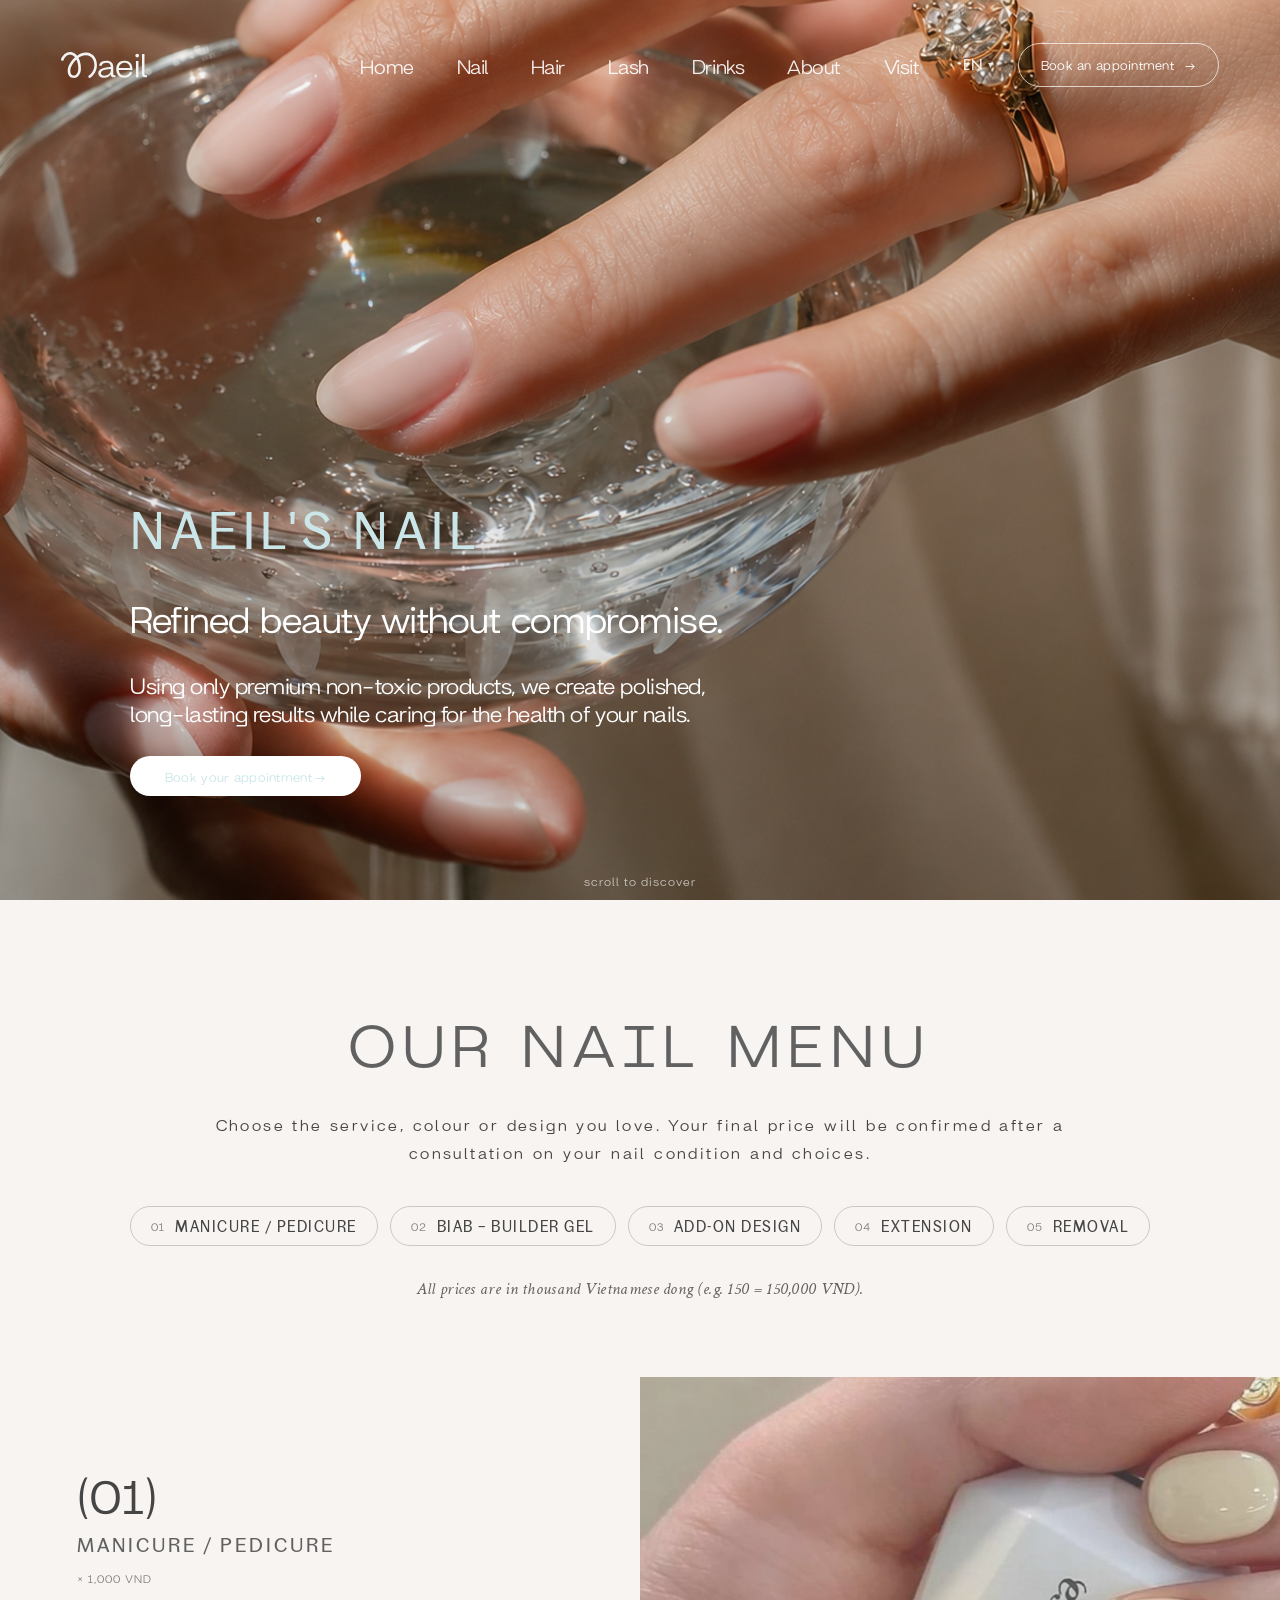
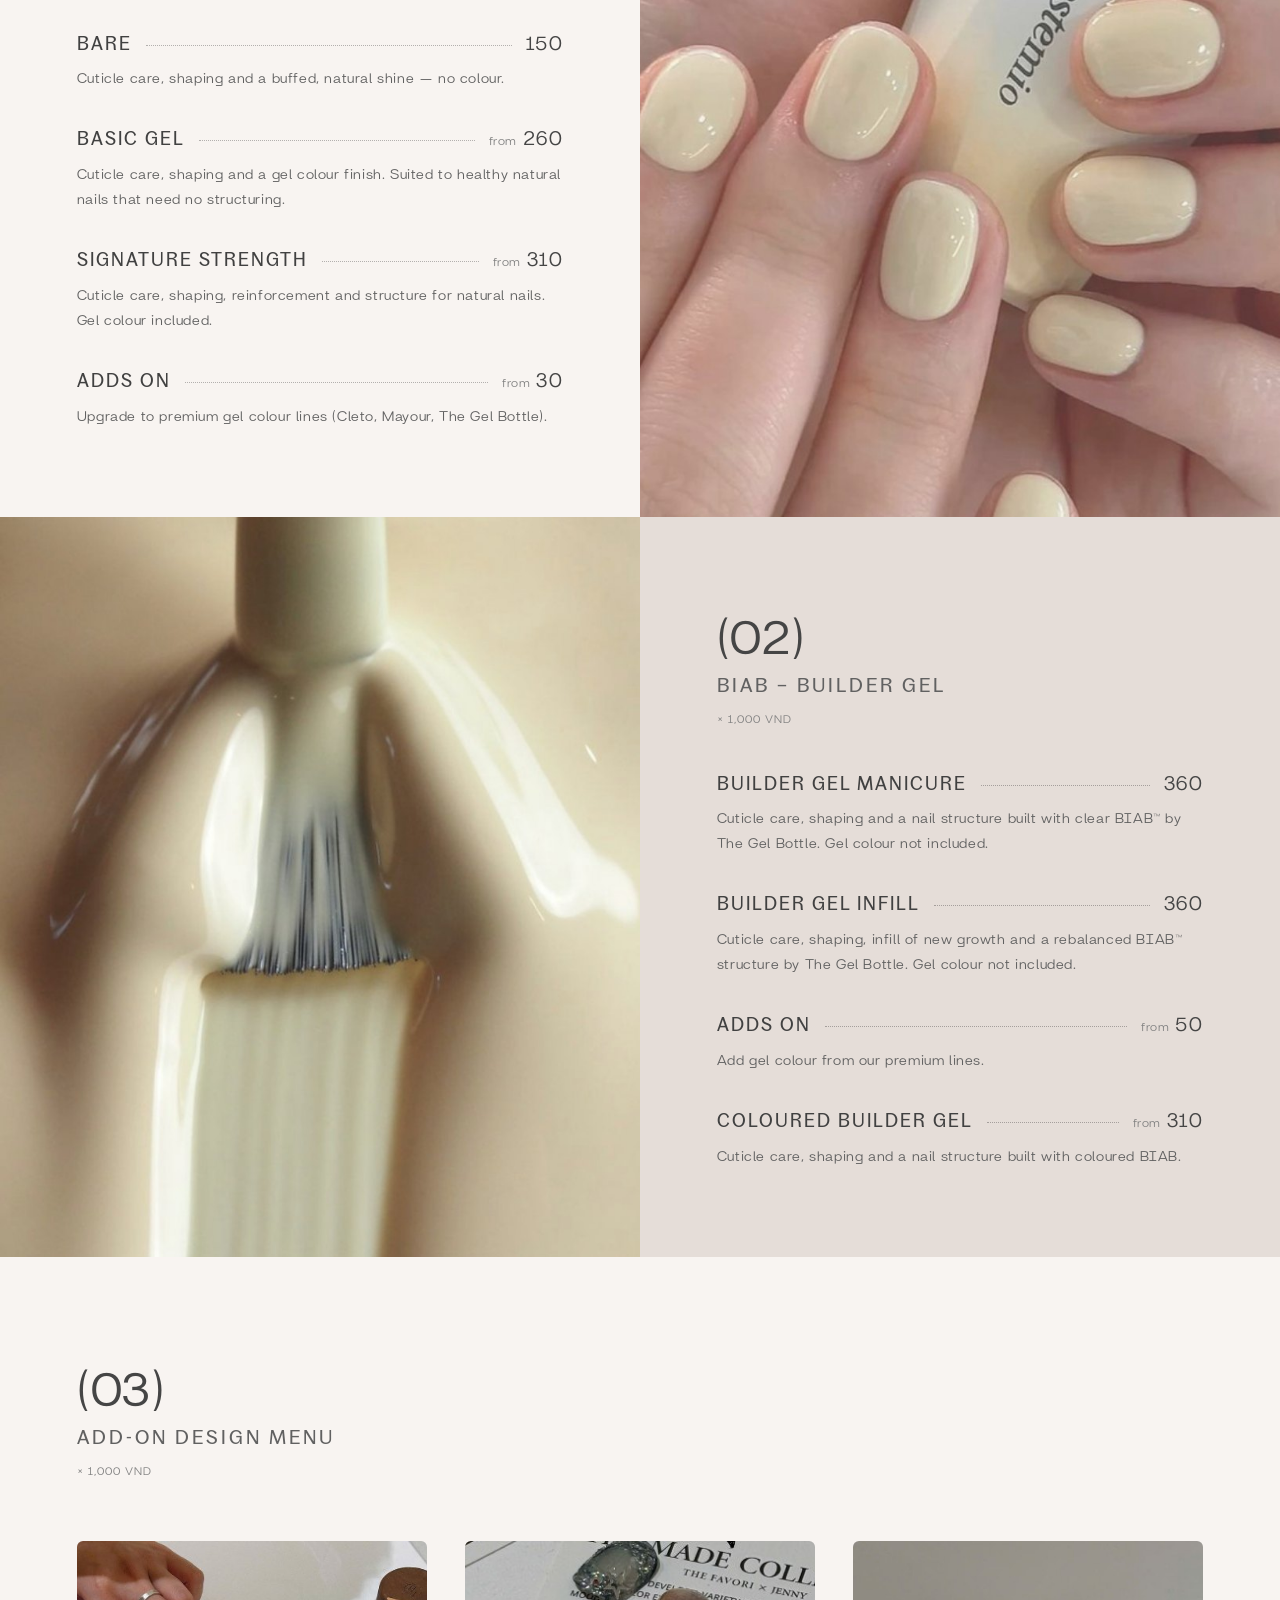
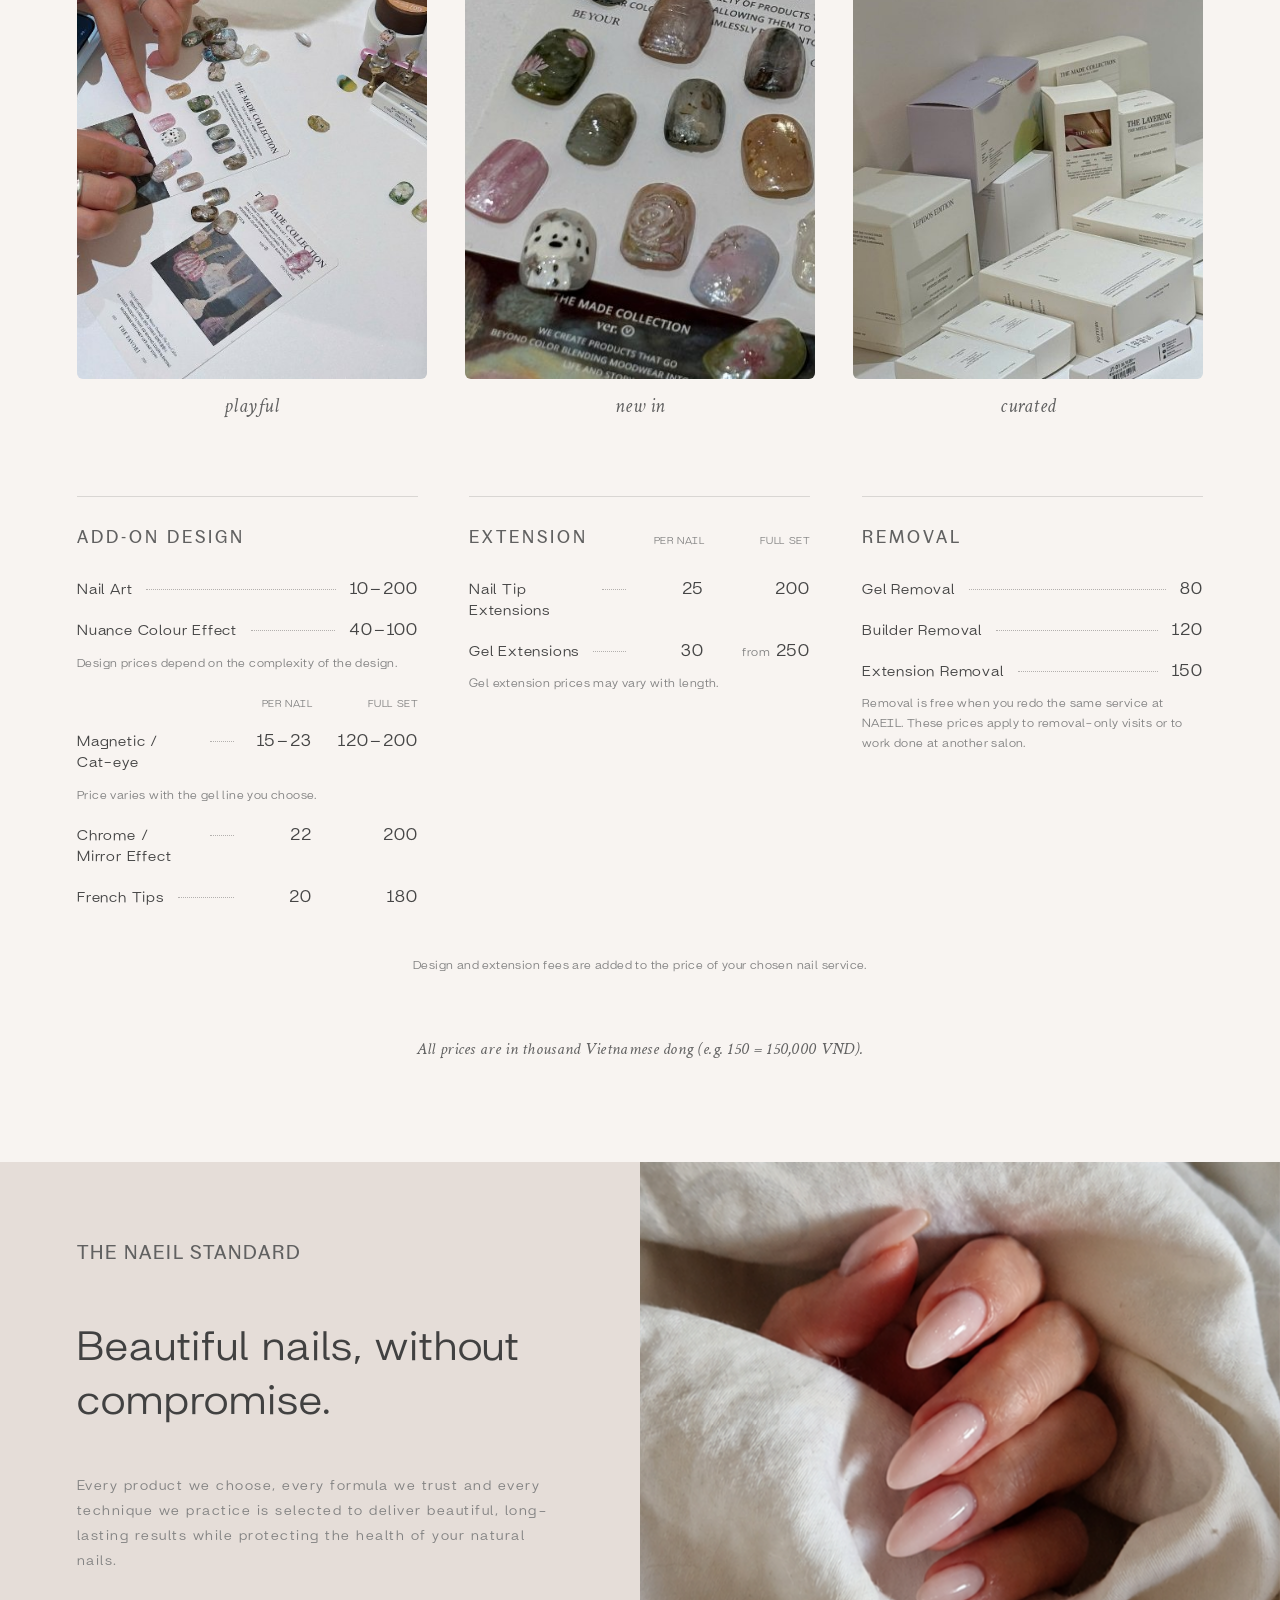
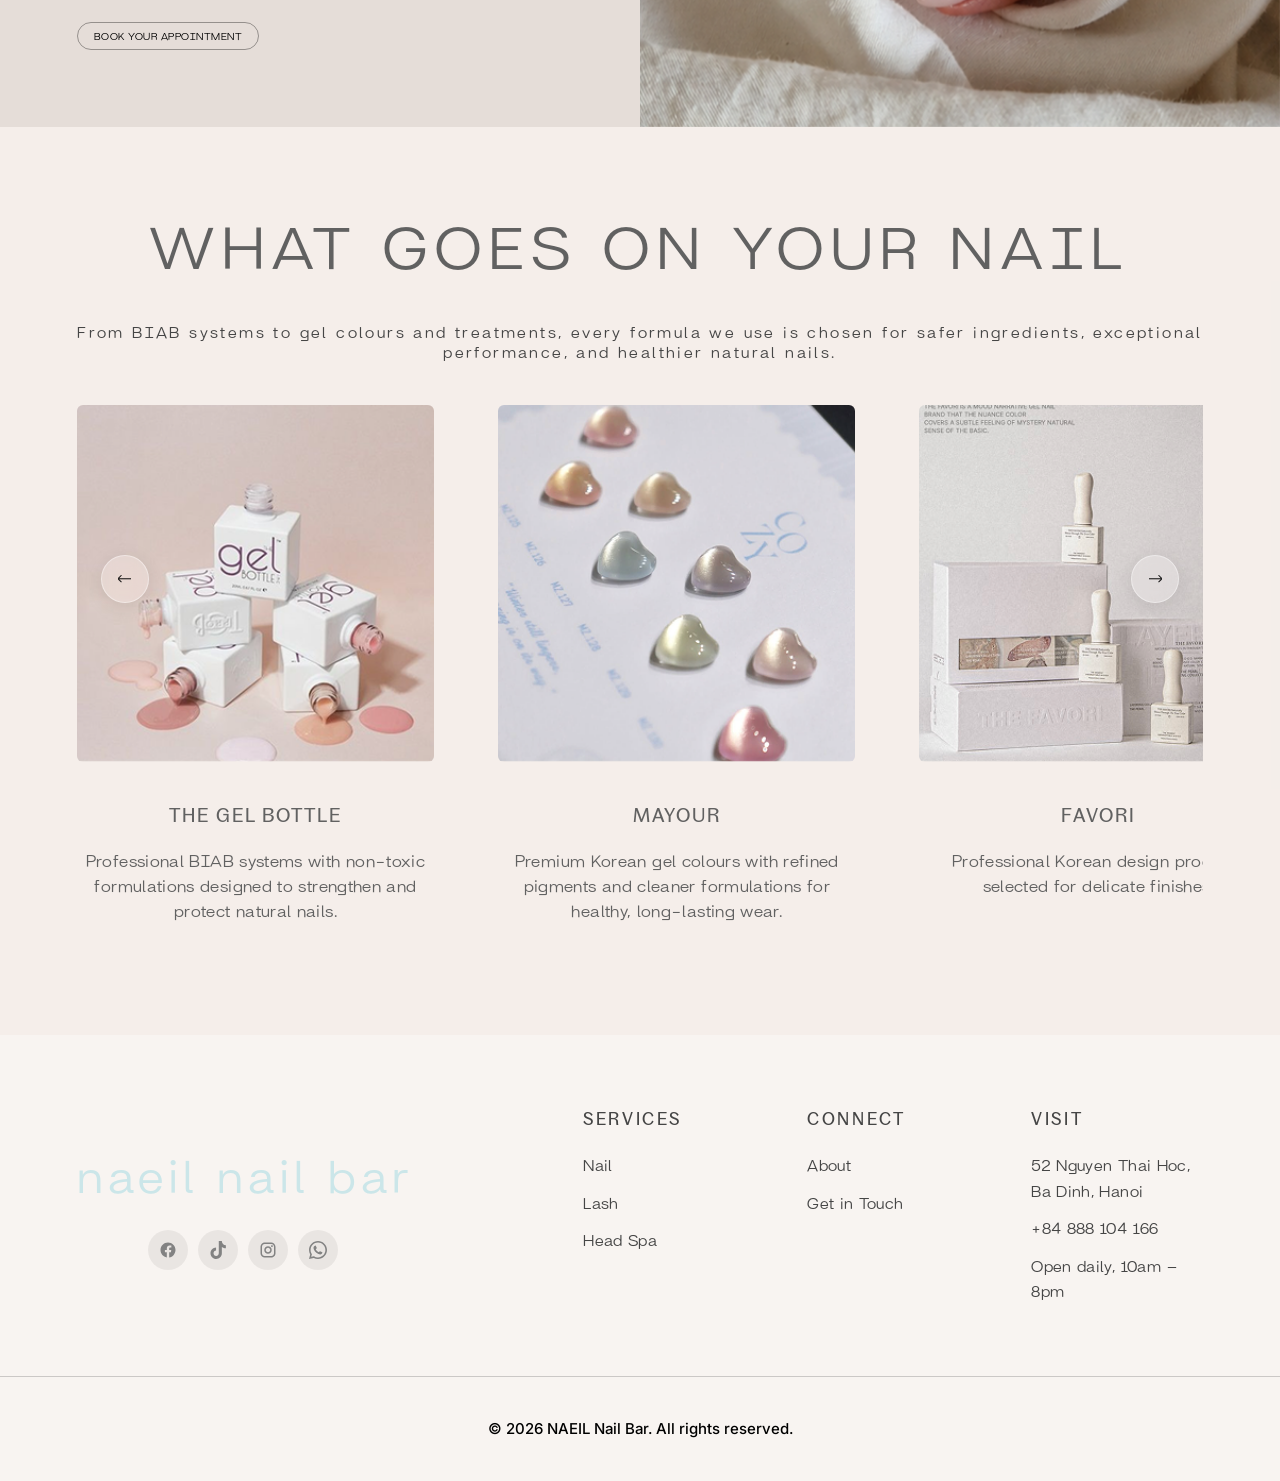
<file: nail.html>
<!DOCTYPE html>
<html lang="en">
<head>
<meta charset="UTF-8">
<meta name="viewport" content="width=device-width, initial-scale=1.0">
<title>Naeil's Nail — Naeil Nail Bar</title>
<link rel="icon" type="image/png" href="images/icons/favicon.png">
<link rel="preconnect" href="https://fonts.googleapis.com">
<link rel="preconnect" href="https://fonts.gstatic.com" crossorigin>
<link href="https://fonts.googleapis.com/css2?family=Cormorant+Garamond:wght@400&family=Crimson+Text:ital@1&family=Inter:wght@500&family=Montserrat:wght@400;500;600;700;800&family=Quicksand:wght@400;500;600;700&display=swap" rel="stylesheet">
<link rel="stylesheet" href="css/style.css">
<link rel="preload" as="image" href="images/nail-page/hero-nail.png" fetchpriority="high">
<script src="js/i18n.js"></script>
</head>
<body>
<script>
(function(){
  try {
    if (sessionStorage.getItem('naeilPreloaderShown') === '1') {
      document.documentElement.classList.add('preload-skip');
    }
  } catch (e) {}
})();
</script>

<!-- ============ PRELOADER ============ -->
<div id="preloader" class="preloader" role="status" aria-live="polite" aria-label="Loading">
  <div class="preloader-bg" style="background-image:url('images/nail-page/hero-nail.png')"></div>
  <div class="preloader-content">
    <img src="images/icons/logo.svg" alt="" class="preloader-logo" aria-hidden="true">
  </div>
</div>
<script>
  window.__preloadHero = new Image();
  window.__preloadHero.src = 'images/nail-page/hero-nail.png';
</script>

<!-- ============ HEADER / HERO ============ -->
<header class="hero nail-hero">
  <div class="hero-media">
    <img src="images/nail-page/hero-nail.png" alt="Hand holding glass bowl, nail care ritual" fetchpriority="high">
  </div>
  <div class="hero-overlay"></div>

  <nav class="navbar">
    <a href="/" class="logo">
      <img src="images/icons/logo.svg" alt="Maeil" class="logo-img">
    </a>
    <ul class="nav-links">
      <li><a href="/" data-i18n="nav.home">Home</a></li>
      <li><a href="nail.html" data-i18n="nav.nail">Nail</a></li>
      <li><a href="head-spa.html" data-i18n="nav.hair">Hair</a></li>
      <li><a href="lash.html" data-i18n="nav.lash">Lash</a></li>
      <li><a href="drinks.html" data-i18n="nav.drinks">Drinks</a></li>
      <li><a href="about.html" data-i18n="nav.about">About</a></li>
      <li><a href="visit.html" data-i18n="nav.visit">Visit</a></li>
    </ul>
    <div class="navbar-right">
      <div class="lang-switcher">
        <button type="button" class="lang-switcher-trigger" aria-haspopup="true" aria-expanded="false" aria-label="Change language">
          <span class="lang-switcher-label">EN</span>
          <span class="lang-switcher-chevron" aria-hidden="true">&#9662;</span>
        </button>
        <div class="lang-dropdown" role="listbox" aria-label="Select language">
          <button type="button" class="lang-dropdown-option is-selected" data-lang-option="en" role="option" aria-checked="true">
            <span data-i18n="lang.en">English</span>
            <span class="lang-check" aria-hidden="true">&#10003;</span>
          </button>
          <button type="button" class="lang-dropdown-option" data-lang-option="vi" role="option" aria-checked="false">
            <span data-i18n="lang.vi">Tiếng Việt</span>
            <span class="lang-check" aria-hidden="true">&#10003;</span>
          </button>
          <button type="button" class="lang-dropdown-option" data-lang-option="zh" role="option" aria-checked="false">
            <span data-i18n="lang.zh">中文</span>
            <span class="lang-check" aria-hidden="true">&#10003;</span>
          </button>
        </div>
      </div>
      <button type="button" class="nav-book-btn" data-book-trigger aria-label="Open booking options">
        <span data-i18n="nav.book">Book an appointment</span>
        <span class="btn-arrow" aria-hidden="true">&rarr;</span>
      </button>
      <div class="mobile-lang-switcher">
        <button type="button" class="mobile-lang-trigger" aria-haspopup="true" aria-expanded="false" aria-label="Change language">
          <span class="lang-switcher-label">EN</span>
          <span class="mobile-lang-chevron" aria-hidden="true">&#9662;</span>
        </button>
        <div class="mobile-lang-dropdown" role="listbox" aria-label="Select language">
          <button type="button" class="mobile-lang-option is-selected" data-lang-option="en" role="option" aria-checked="true">
            <span class="mobile-lang-code">EN</span>
            <span class="mobile-lang-name" data-i18n="lang.en">English</span>
          </button>
          <button type="button" class="mobile-lang-option" data-lang-option="vi" role="option" aria-checked="false">
            <span class="mobile-lang-code">VI</span>
            <span class="mobile-lang-name" data-i18n="lang.vi">Tiếng Việt</span>
          </button>
          <button type="button" class="mobile-lang-option" data-lang-option="zh" role="option" aria-checked="false">
            <span class="mobile-lang-code">中文</span>
            <span class="mobile-lang-name" data-i18n="lang.zh">中文</span>
          </button>
        </div>
      </div>
      <button class="nav-toggle" aria-label="Open menu" aria-expanded="false" aria-controls="megaMenuOverlay">
        <span></span><span></span><span></span>
      </button>
    </div>
  </nav>

  <div class="nail-hero-content">
    <h1 class="nail-hero-title" data-i18n="nail.hero.title">Naeil's Nail</h1>
    <p class="nail-hero-sub"><span data-i18n="nail.hero.sub1">Refined beauty without compromise.</span><br data-i18n-br="nail.hero.sub2"><span data-i18n="nail.hero.sub2"></span></p>
    <p class="nail-hero-desc"><span data-i18n="nail.hero.desc1">Using only premium non-toxic products, we create polished,</span><br data-i18n-br="nail.hero.desc2"><span data-i18n="nail.hero.desc2">long-lasting results while caring for the health of your nails.</span></p>
  <button type="button" class="btn btn-light" data-book-trigger aria-label="Open booking options">
    <span data-i18n="nail.hero.cta">Book your appointment</span>
    <span class="btn-arrow" aria-hidden="true">&rarr;</span>
  </button>
  </div>

  <div class="scroll-hint" data-i18n="home.hero.scroll">scroll to discover</div>
</header>

<!-- ============ NAIL MENU — intro + index ============ -->
<section class="nm-intro" id="menu">
  <h2 class="nail-eyebrow reveal" data-i18n="menu.intro.eyebrow">Our Nail Menu</h2>
  <p class="services-subheading nm-intro-sub" data-i18n="menu.intro.sub">Choose the service, colour or design you love. Your final price will be confirmed after a consultation on your nail condition and choices.</p>
  <nav class="nm-index reveal" aria-label="Menu sections">
    <a href="#manicure"><span class="nm-index-num">01</span><span data-i18n="menu.idx.s1">Manicure / Pedicure</span></a>
    <a href="#biab"><span class="nm-index-num">02</span><span data-i18n="menu.idx.s2">BIAB – Builder Gel</span></a>
    <a href="#design"><span class="nm-index-num">03</span><span data-i18n="menu.idx.s3">Add-on Design</span></a>
    <a href="#extension"><span class="nm-index-num">04</span><span data-i18n="menu.idx.ext">Extension</span></a>
    <a href="#removal"><span class="nm-index-num">05</span><span data-i18n="menu.idx.rem">Removal</span></a>
  </nav>
  <p class="nm-unit" data-i18n="menu.unit">All prices are in thousand Vietnamese dong (e.g. 150 = 150,000 VND).</p>
</section>

<!-- ============ (01) MANICURE / PEDICURE ============ -->
<section class="nm-split" id="manicure">
  <div class="nm-split-content reveal">
    <div class="nm-head">
      <span class="nm-num">(01)</span>
      <h2 class="nm-title" data-i18n="menu.s1.title">Manicure / Pedicure</h2>
      <span class="nm-unit-tag" data-i18n="menu.unit.short">× 1,000 VND</span>
    </div>
    <ul class="nm-list">
      <li class="nm-item">
        <div class="nm-item-row">
          <h3 class="nm-item-name" data-i18n="menu.s1.bare.name">Bare</h3>
          <span class="nm-leader" aria-hidden="true"></span>
          <span class="nm-price"><span class="nm-amount">150</span></span>
        </div>
        <p class="nm-item-desc" data-i18n="menu.s1.bare.desc">Cuticle care, shaping and a buffed, natural shine — no colour.</p>
      </li>
      <li class="nm-item">
        <div class="nm-item-row">
          <h3 class="nm-item-name" data-i18n="menu.s1.basic.name">Basic Gel</h3>
          <span class="nm-leader" aria-hidden="true"></span>
          <span class="nm-price"><span class="nm-from" data-i18n="menu.from">from</span><span class="nm-amount">260</span></span>
        </div>
        <p class="nm-item-desc" data-i18n="menu.s1.basic.desc">Cuticle care, shaping and a gel colour finish. Suited to healthy natural nails that need no structuring.</p>
      </li>
      <li class="nm-item">
        <div class="nm-item-row">
          <h3 class="nm-item-name" data-i18n="menu.s1.sig.name">Signature Strength</h3>
          <span class="nm-leader" aria-hidden="true"></span>
          <span class="nm-price"><span class="nm-from" data-i18n="menu.from">from</span><span class="nm-amount">310</span></span>
        </div>
        <p class="nm-item-desc" data-i18n="menu.s1.sig.desc">Cuticle care, shaping, reinforcement and structure for natural nails. Gel colour included.</p>
      </li>
      <li class="nm-item">
        <div class="nm-item-row">
          <h3 class="nm-item-name" data-i18n="menu.s1.add.name">Adds On</h3>
          <span class="nm-leader" aria-hidden="true"></span>
          <span class="nm-price"><span class="nm-from" data-i18n="menu.from">from</span><span class="nm-amount">30</span></span>
        </div>
        <p class="nm-item-desc" data-i18n="menu.s1.add.desc">Upgrade to premium gel colour lines (Cleto, Mayour, The Gel Bottle).</p>
      </li>
    </ul>
  </div>
  <div class="nm-split-img reveal">
    <img src="images/nail-menu-page/basic-gel.jpg" alt="Soft butter-yellow gel manicure on short rounded nails" loading="lazy">
  </div>
</section>

<!-- ============ (02) BIAB – BUILDER GEL ============ -->
<section class="nm-split nm-split--reverse" id="biab">
  <div class="nm-split-img reveal">
    <img src="images/nail-menu-page/builder-gel.jpg" alt="Brush drawing through creamy builder gel" loading="lazy">
  </div>
  <div class="nm-split-content reveal">
    <div class="nm-head">
      <span class="nm-num">(02)</span>
      <h2 class="nm-title" data-i18n="menu.s2.title">BIAB – Builder Gel</h2>
      <span class="nm-unit-tag" data-i18n="menu.unit.short">× 1,000 VND</span>
    </div>
    <ul class="nm-list">
      <li class="nm-item">
        <div class="nm-item-row">
          <h3 class="nm-item-name" data-i18n="menu.s2.mani.name">Builder Gel Manicure</h3>
          <span class="nm-leader" aria-hidden="true"></span>
          <span class="nm-price"><span class="nm-amount">360</span></span>
        </div>
        <p class="nm-item-desc" data-i18n="menu.s2.mani.desc">Cuticle care, shaping and a nail structure built with clear BIAB™ by The Gel Bottle. Gel colour not included.</p>
      </li>
      <li class="nm-item">
        <div class="nm-item-row">
          <h3 class="nm-item-name" data-i18n="menu.s2.infill.name">Builder Gel Infill</h3>
          <span class="nm-leader" aria-hidden="true"></span>
          <span class="nm-price"><span class="nm-amount">360</span></span>
        </div>
        <p class="nm-item-desc" data-i18n="menu.s2.infill.desc">Cuticle care, shaping, infill of new growth and a rebalanced BIAB™ structure by The Gel Bottle. Gel colour not included.</p>
      </li>
      <li class="nm-item">
        <div class="nm-item-row">
          <h3 class="nm-item-name" data-i18n="menu.s2.add.name">Adds On</h3>
          <span class="nm-leader" aria-hidden="true"></span>
          <span class="nm-price"><span class="nm-from" data-i18n="menu.from">from</span><span class="nm-amount">50</span></span>
        </div>
        <p class="nm-item-desc" data-i18n="menu.s2.add.desc">Add gel colour from our premium lines.</p>
      </li>
      <li class="nm-item">
        <div class="nm-item-row">
          <h3 class="nm-item-name" data-i18n="menu.s2.color.name">Coloured Builder Gel</h3>
          <span class="nm-leader" aria-hidden="true"></span>
          <span class="nm-price"><span class="nm-from" data-i18n="menu.from">from</span><span class="nm-amount">310</span></span>
        </div>
        <p class="nm-item-desc" data-i18n="menu.s2.color.desc">Cuticle care, shaping and a nail structure built with coloured BIAB.</p>
      </li>
    </ul>
  </div>
</section>

<!-- ============ (03) ADD-ON DESIGN · EXTENSION · REMOVAL ============ -->
<section class="nm-extras" id="design">
  <div class="nm-extras-head reveal">
    <span class="nm-num">(03)</span>
    <h2 class="nm-title" data-i18n="menu.s3.title">Add-on Design Menu</h2>
    <span class="nm-unit-tag" data-i18n="menu.unit.short">× 1,000 VND</span>
  </div>

  <div class="nm-gallery reveal-stagger">
    <figure class="nm-photo reveal-item">
      <img src="images/nail-menu-page/playful.jpg" alt="Nail tips and The Made Collection cards being arranged" loading="lazy">
      <figcaption data-i18n="menu.s3.cap1">playful</figcaption>
    </figure>
    <figure class="nm-photo reveal-item">
      <img src="images/nail-menu-page/new-in.jpg" alt="Hand-painted sample nails from The Made Collection" loading="lazy">
      <figcaption data-i18n="menu.s3.cap2">new in</figcaption>
    </figure>
    <figure class="nm-photo reveal-item">
      <img src="images/nail-menu-page/curated.jpg" alt="Stacked boxes of curated gel products" loading="lazy">
      <figcaption data-i18n="menu.s3.cap3">curated</figcaption>
    </figure>
  </div>

  <div class="nm-columns">
    <div class="nm-col reveal">
      <h3 class="nm-col-title" data-i18n="menu.idx.s3">Add-on Design</h3>
      <ul class="nm-list nm-list--compact">
        <li class="nm-item"><div class="nm-item-row">
          <span class="nm-item-name" data-i18n="menu.s3.art">Nail Art</span>
          <span class="nm-leader" aria-hidden="true"></span>
          <span class="nm-price"><span class="nm-amount">10–200</span></span>
        </div></li>
        <li class="nm-item"><div class="nm-item-row">
          <span class="nm-item-name" data-i18n="menu.s3.blend">Nuance Colour Effect</span>
          <span class="nm-leader" aria-hidden="true"></span>
          <span class="nm-price"><span class="nm-amount">40–100</span></span>
        </div></li>
        <li class="nm-note" data-i18n="menu.s3.note1">Design prices depend on the complexity of the design.</li>
        <li class="nm-cols-head" aria-hidden="true">
          <span class="nm-cols-head-label nm-price--nail" data-i18n="menu.col.nail">Per Nail</span>
          <span class="nm-cols-head-label nm-price--set" data-i18n="menu.col.set">Full Set</span>
        </li>
        <li class="nm-item"><div class="nm-item-row nm-item-row--dual">
          <span class="nm-item-name" data-i18n="menu.s3.magnet">Magnetic / Cat-eye</span>
          <span class="nm-leader" aria-hidden="true"></span>
          <span class="nm-price nm-price--nail"><span class="nm-amount">15–23</span></span>
          <span class="nm-price nm-price--set"><span class="nm-amount">120–200</span></span>
        </div></li>
        <li class="nm-note" data-i18n="menu.s3.note2">Price varies with the gel line you choose.</li>
        <li class="nm-item"><div class="nm-item-row nm-item-row--dual">
          <span class="nm-item-name" data-i18n="menu.s3.chrome">Chrome / Mirror Effect</span>
          <span class="nm-leader" aria-hidden="true"></span>
          <span class="nm-price nm-price--nail"><span class="nm-amount">22</span></span>
          <span class="nm-price nm-price--set"><span class="nm-amount">200</span></span>
        </div></li>
        <li class="nm-item"><div class="nm-item-row nm-item-row--dual">
          <span class="nm-item-name" data-i18n="menu.s3.french">French Tips</span>
          <span class="nm-leader" aria-hidden="true"></span>
          <span class="nm-price nm-price--nail"><span class="nm-amount">20</span></span>
          <span class="nm-price nm-price--set"><span class="nm-amount">180</span></span>
        </div></li>
      </ul>
    </div>

    <div class="nm-col reveal" id="extension">
      <div class="nm-col-head">
        <h3 class="nm-col-title" data-i18n="menu.ext.title">Extension</h3>
        <div class="nm-cols-head" aria-hidden="true">
          <span class="nm-cols-head-label nm-price--nail" data-i18n="menu.col.nail">Per Nail</span>
          <span class="nm-cols-head-label nm-price--set" data-i18n="menu.col.set">Full Set</span>
        </div>
      </div>
      <ul class="nm-list nm-list--compact">
        <li class="nm-item"><div class="nm-item-row nm-item-row--dual">
          <span class="nm-item-name" data-i18n="menu.ext.tips">Nail Tip Extensions</span>
          <span class="nm-leader" aria-hidden="true"></span>
          <span class="nm-price nm-price--nail"><span class="nm-amount">25</span></span>
          <span class="nm-price nm-price--set"><span class="nm-amount">200</span></span>
        </div></li>
        <li class="nm-item"><div class="nm-item-row nm-item-row--dual">
          <span class="nm-item-name" data-i18n="menu.ext.sculpt">Gel Extensions</span>
          <span class="nm-leader" aria-hidden="true"></span>
          <span class="nm-price nm-price--nail"><span class="nm-amount">30</span></span>
          <span class="nm-price nm-price--set"><span class="nm-from" data-i18n="menu.from">from</span><span class="nm-amount">250</span></span>
        </div></li>
        <li class="nm-note" data-i18n="menu.ext.note">Gel extension prices may vary with length.</li>
      </ul>
    </div>

    <div class="nm-col reveal" id="removal">
      <h3 class="nm-col-title" data-i18n="menu.rem.title">Removal</h3>
      <ul class="nm-list nm-list--compact">
        <li class="nm-item"><div class="nm-item-row">
          <span class="nm-item-name" data-i18n="menu.rem.gel">Gel Removal</span>
          <span class="nm-leader" aria-hidden="true"></span>
          <span class="nm-price"><span class="nm-amount">80</span></span>
        </div></li>
        <li class="nm-item"><div class="nm-item-row">
          <span class="nm-item-name" data-i18n="menu.rem.builder">Builder Removal</span>
          <span class="nm-leader" aria-hidden="true"></span>
          <span class="nm-price"><span class="nm-amount">120</span></span>
        </div></li>
        <li class="nm-item"><div class="nm-item-row">
          <span class="nm-item-name" data-i18n="menu.rem.ext">Extension Removal</span>
          <span class="nm-leader" aria-hidden="true"></span>
          <span class="nm-price"><span class="nm-amount">150</span></span>
        </div></li>
        <li class="nm-note" data-i18n="menu.rem.note">Removal is free when you redo the same service at NAEIL. These prices apply to removal-only visits or to work done at another salon.</li>
      </ul>
    </div>
  </div>

  <p class="nm-note nm-note--addon" data-i18n="menu.s3.addonnote">Design and extension fees are added to the price of your chosen nail service.</p>

  <p class="nm-unit nm-unit--foot" data-i18n="menu.unit">All prices are in thousand Vietnamese dong (e.g. 150 = 150,000 VND).</p>
</section>

<!-- ============ THE NAEIL STANDARD ============ -->
<section class="standard-section">
  <div class="standard-content reveal">
    <span class="standard-eyebrow" data-i18n="nail.standard.eyebrow">The Naeil Standard</span>
    <h2 class="standard-title" data-i18n="nail.standard.title">Beautiful nails, without compromise.</h2>
    <p data-i18n="nail.standard.copy">Every product we choose, every formula we trust and every technique we practice is selected to deliver beautiful, long-lasting results while protecting the health of your natural nails.</p>
    <button type="button" class="btn-outline-small" data-book-trigger data-i18n="nail.standard.btn">Book your appointment</button>
  </div>
  <div class="standard-img reveal">
    <img src="images/nail-page/standard.png" alt="Hand wrapped in soft blanket" loading="lazy">
  </div>
</section>

<!-- ============ WHAT GOES ON YOUR NAIL ============ -->
<section class="nail-services">
  <h2 class="nail-eyebrow reveal" data-i18n="nail.services.eyebrow">What Goes On Your Nail</h2>
  <p class="services-subheading" data-i18n="nail.services.sub">From BIAB systems to gel colours and treatments, every formula we use is chosen for safer ingredients, exceptional performance, and healthier natural nails.</p>

  <div class="carousel-wrap">
    <button class="carousel-arrow prev" aria-label="Previous products"><img src="images/icons/arrow.svg" alt=""></button>
    <button class="carousel-arrow next" aria-label="Next products"><img src="images/icons/arrow.svg" alt=""></button>
    <div class="product-grid reveal-stagger" id="product-grid">
    <article class="product-card reveal-item">
      <div class="product-img">
        <img src="images/nail-page/gel-bottle.png" alt="The Gel Bottle product" loading="lazy">
      </div>
      <div class="product-body">
        <h3 data-i18n="nail.services.gelbottle.title">The Gel Bottle</h3>
        <p data-i18n="nail.services.gelbottle.copy">Professional BIAB systems with non-toxic formulations designed to strengthen and protect natural nails.</p>
      </div>
    </article>

    <article class="product-card">
      <div class="product-img">
        <img src="images/nail-page/mayour.png" alt="Mayour gel colours" loading="lazy">
      </div>
      <div class="product-body">
        <h3 data-i18n="nail.services.mayour.title">Mayour</h3>
        <p data-i18n="nail.services.mayour.copy">Premium Korean gel colours with refined pigments and cleaner formulations for healthy, long-lasting wear.</p>
      </div>
    </article>

    <article class="product-card">
      <div class="product-img">
        <img src="images/nail-page/favori.png" alt="Favori design products" loading="lazy">
      </div>
      <div class="product-body">
        <h3 data-i18n="nail.services.favori.title">Favori</h3>
        <p data-i18n="nail.services.favori.copy">Professional Korean design products selected for delicate finishes.</p>
      </div>
    </article>
    </div>
  </div>
</section>

<!-- ============ FOOTER ============ -->
<footer class="site-footer" id="footer">
  <div class="footer-top">
    <div class="footer-brand reveal">
      <p class="brand-script" data-i18n="footer.brand">naeil nail bar</p>
      <div class="social-icons">
        <a href="#" aria-label="Facebook"><img src="images/icons/facebook.svg" alt=""></a>
        <a href="#" aria-label="TikTok"><img src="images/icons/tiktok.svg" alt=""></a>
        <a href="#" aria-label="Instagram"><img src="images/icons/instagram.svg" alt=""></a>
        <a href="#" aria-label="WhatsApp"><img src="images/icons/whatsapp.svg" alt=""></a>
      </div>
    </div>

    <div class="footer-links">
    <div class="footer-col">
      <h4 data-i18n="footer.services">Services</h4>
      <ul>
        <li><a href="nail.html" data-i18n="footer.nail">Nail</a></li>
        <li><a href="lash.html" data-i18n="footer.lash">Lash</a></li>
        <li><a href="head-spa.html" data-i18n="footer.headspa">Head Spa</a></li>
      </ul>
    </div>

    <div class="footer-col">
      <h4 data-i18n="footer.connect">Connect</h4>
      <ul>
        <li><a href="about.html" data-i18n="footer.aboutlink2">About</a></li>
        <li><a href="#" data-i18n="footer.getintouch">Get in Touch</a></li>
      </ul>
    </div>

    <div class="footer-col">
      <h4 data-i18n="footer.visit">Visit</h4>
      <ul class="visit-list">
        <li data-i18n="footer.address">52 Nguyen Thai Hoc, Ba Dinh, Hanoi</li>
        <li>+84 888 104 166</li>
        <li data-i18n="footer.hours">Open daily, 10am – 8pm</li>
      </ul>
    </div>
    </div>
  </div>

  <div class="footer-bottom">
    <p data-i18n="footer.copyright">© 2026 NAEIL. All rights reserved.</p>
  </div>
</footer>

<!-- ============ MEGA MENU ============ -->
<div class="mega-menu-overlay" id="megaMenuOverlay" aria-hidden="true">
  <div class="mega-menu" role="dialog" aria-modal="true" aria-label="Site navigation">
    <div class="mega-menu-top">
      <a href="/" class="mega-menu-logo">
        <img src="images/icons/logo.svg" alt="Maeil" class="logo-img">
      </a>
      <button type="button" class="mega-menu-close" id="megaMenuClose" aria-label="Close menu">&times;</button>
    </div>
    <nav class="mega-menu-list">
      <div class="mega-menu-group">
        <span class="mega-menu-group-label" data-i18n="megamenu.services">Services</span>
        <div class="mega-menu-rows">
          <a href="nail.html" class="mega-menu-item active">
            <span class="mega-menu-item-img"><img src="images/nail.png" alt="" loading="lazy"></span>
            <span class="mega-menu-item-text">
              <span class="mega-menu-item-title" data-i18n="megamenu.nail.title">Nail</span>
              <span class="mega-menu-item-desc" data-i18n="megamenu.nail.desc">Precision gel &amp; lacquer artistry</span>
            </span>
            <span class="mega-menu-item-arrow" aria-hidden="true">&rarr;</span>
          </a>
          <a href="head-spa.html" class="mega-menu-item">
            <span class="mega-menu-item-img"><img src="images/head-spa.png" alt="" loading="lazy"></span>
            <span class="mega-menu-item-text">
              <span class="mega-menu-item-title" data-i18n="megamenu.hair.title">Hair</span>
              <span class="mega-menu-item-desc" data-i18n="megamenu.hair.desc">Restorative head spa rituals</span>
            </span>
            <span class="mega-menu-item-arrow" aria-hidden="true">&rarr;</span>
          </a>
          <a href="lash.html" class="mega-menu-item">
            <span class="mega-menu-item-img"><img src="images/lash-lift.png" alt="" loading="lazy"></span>
            <span class="mega-menu-item-text">
              <span class="mega-menu-item-title" data-i18n="megamenu.lash.title">Lash</span>
              <span class="mega-menu-item-desc" data-i18n="megamenu.lash.desc">Korean lash lift &amp; tint</span>
            </span>
            <span class="mega-menu-item-arrow" aria-hidden="true">&rarr;</span>
          </a>
        </div>
      </div>
      <div class="mega-menu-group">
        <span class="mega-menu-group-label" data-i18n="megamenu.explore">Explore</span>
        <div class="mega-menu-rows">
          <a href="drinks.html" class="mega-menu-item">
            <span class="mega-menu-item-img"><img src="images/drinks-page/drinks-thumb.jpg" alt="" loading="lazy"></span>
            <span class="mega-menu-item-text">
              <span class="mega-menu-item-title" data-i18n="megamenu.drinks.title">Drinks</span>
              <span class="mega-menu-item-desc" data-i18n="megamenu.drinks.desc">Café, Japanese tea &amp; cold brew</span>
            </span>
            <span class="mega-menu-item-arrow" aria-hidden="true">&rarr;</span>
          </a>
          <a href="about.html" class="mega-menu-item">
            <span class="mega-menu-item-img"><img src="images/about-page/hero-about.jpg" alt="" loading="lazy"></span>
            <span class="mega-menu-item-text">
              <span class="mega-menu-item-title" data-i18n="megamenu.about.title">About</span>
              <span class="mega-menu-item-desc" data-i18n="megamenu.about.desc">Our philosophy &amp; ritual</span>
            </span>
            <span class="mega-menu-item-arrow" aria-hidden="true">&rarr;</span>
          </a>
          <a href="visit.html" class="mega-menu-item">
            <span class="mega-menu-item-img"><img src="images/visit-page/exterior-visit.jpg" alt="" loading="lazy"></span>
            <span class="mega-menu-item-text">
              <span class="mega-menu-item-title" data-i18n="megamenu.visit.title">Visit</span>
              <span class="mega-menu-item-desc" data-i18n="megamenu.visit.desc">Location &amp; opening hours</span>
            </span>
            <span class="mega-menu-item-arrow" aria-hidden="true">&rarr;</span>
          </a>
        </div>
      </div>
      <div class="mega-menu-group mega-menu-lang">
        <span class="mega-menu-group-label" data-i18n="lang.label">Language</span>
        <div class="mega-menu-lang-options">
          <button type="button" class="mega-menu-lang-option is-selected" data-lang-option="en" role="option" aria-checked="true">
            <span data-i18n="lang.en">English</span>
            <span class="lang-check" aria-hidden="true">&#10003;</span>
          </button>
          <button type="button" class="mega-menu-lang-option" data-lang-option="vi" role="option" aria-checked="false">
            <span data-i18n="lang.vi">Tiếng Việt</span>
            <span class="lang-check" aria-hidden="true">&#10003;</span>
          </button>
          <button type="button" class="mega-menu-lang-option" data-lang-option="zh" role="option" aria-checked="false">
            <span data-i18n="lang.zh">中文</span>
            <span class="lang-check" aria-hidden="true">&#10003;</span>
          </button>
        </div>
      </div>
    </nav>
    <div class="mega-menu-bottom">
      <button type="button" class="mega-menu-book-btn" data-book-trigger>
        <span data-i18n="megamenu.book">Book your appointment</span>
        <span class="btn-arrow" aria-hidden="true">&rarr;</span>
      </button>
    </div>
  </div>
</div>

<!-- ============ BOOKING MODAL ============ -->
<div class="booking-modal-overlay" id="bookingModalOverlay" aria-hidden="true">
  <div class="booking-modal" role="dialog" aria-modal="true" aria-labelledby="bookingModalTitle">
    <button type="button" class="booking-modal-close" id="bookingModalClose" aria-label="Close">&times;</button>
    <span class="booking-modal-eyebrow" data-i18n="booking.eyebrow">Get in touch</span>
    <h3 id="bookingModalTitle" class="booking-modal-title" data-i18n="booking.title">Book your appointment</h3>
    <p class="booking-modal-sub" data-i18n="booking.sub">Choose how you'd like to reach us.</p>
    <div class="booking-modal-options">
      <a class="booking-option" href="https://wa.me/84888104166" target="_blank" rel="noopener noreferrer">
        <span class="booking-option-icon" aria-hidden="true"><img src="images/icons/whatsapp.svg" alt=""></span>
        <span class="booking-option-text"><strong data-i18n="booking.whatsapp">WhatsApp</strong><small>+84 888 104 166</small></span>
        <span class="booking-option-arrow" aria-hidden="true">&rarr;</span>
      </a>
      <a class="booking-option" href="tel:+84888104166">
        <span class="booking-option-icon" aria-hidden="true">
          <svg viewBox="0 0 24 24" fill="none" xmlns="http://www.w3.org/2000/svg"><path d="M5 4h3.5l1.5 4.5-2 1.5a11 11 0 0 0 6 6l1.5-2L19 15.5V19a1 1 0 0 1-1 1C10.5 20 4 13.5 4 6a1 1 0 0 1 1-1Z" stroke="currentColor" stroke-width="1.3" stroke-linejoin="round"/></svg>
        </span>
        <span class="booking-option-text"><strong data-i18n="booking.phone">Phone</strong><small>+84 888 104 166</small></span>
        <span class="booking-option-arrow" aria-hidden="true">&rarr;</span>
      </a>
      <a class="booking-option" href="https://www.instagram.com/naeilnailbar/" target="_blank" rel="noopener noreferrer">
        <span class="booking-option-icon" aria-hidden="true"><img src="images/icons/instagram.svg" alt=""></span>
        <span class="booking-option-text"><strong data-i18n="booking.instagram">Instagram</strong><small>@naeilnailbar</small></span>
        <span class="booking-option-arrow" aria-hidden="true">&rarr;</span>
      </a>
      <a class="booking-option" href="https://www.facebook.com/profile.php?id=61591534436233" target="_blank" rel="noopener noreferrer">
        <span class="booking-option-icon" aria-hidden="true"><img src="images/icons/facebook.svg" alt=""></span>
        <span class="booking-option-text"><strong data-i18n="booking.facebook">Facebook</strong><small>NAEIL Nail Bar</small></span>
        <span class="booking-option-arrow" aria-hidden="true">&rarr;</span>
      </a>
    </div>
  </div>
</div>

<script src="js/script.js"></script>
</body>
</html>
</file>
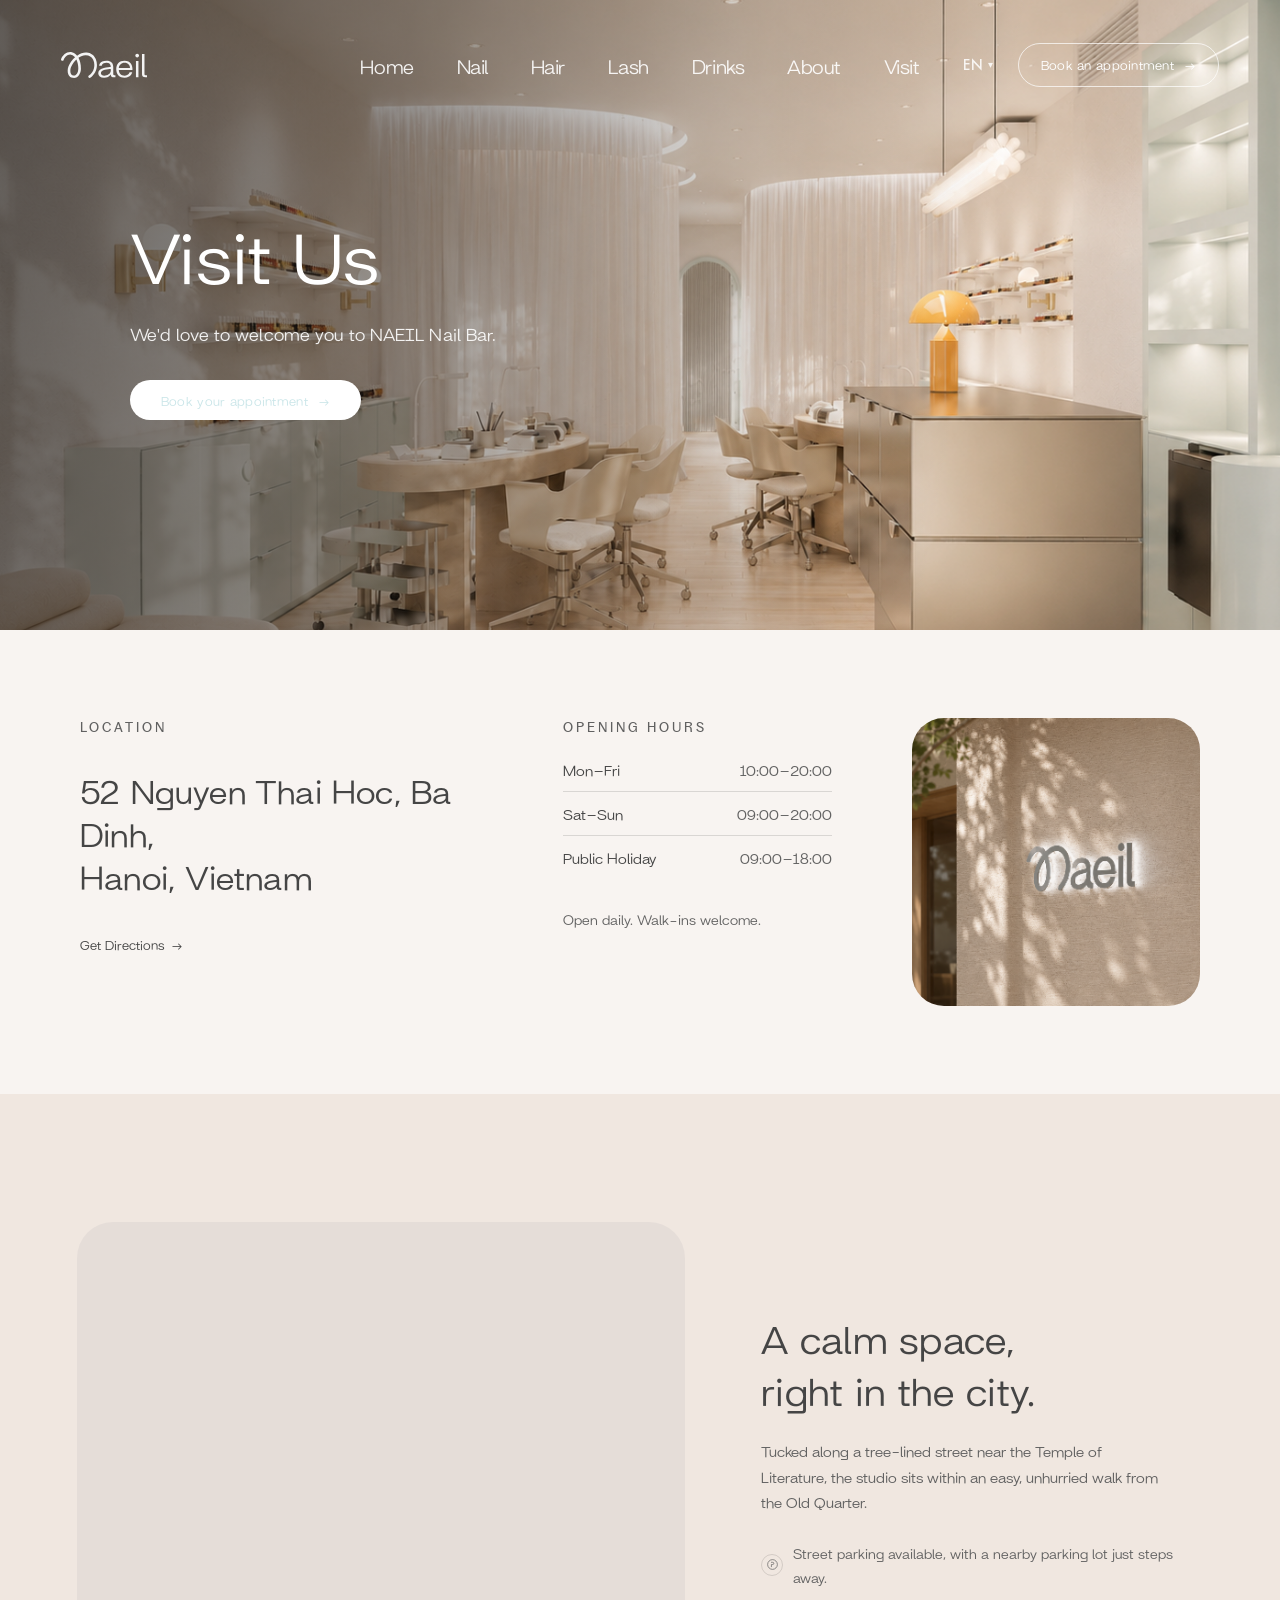
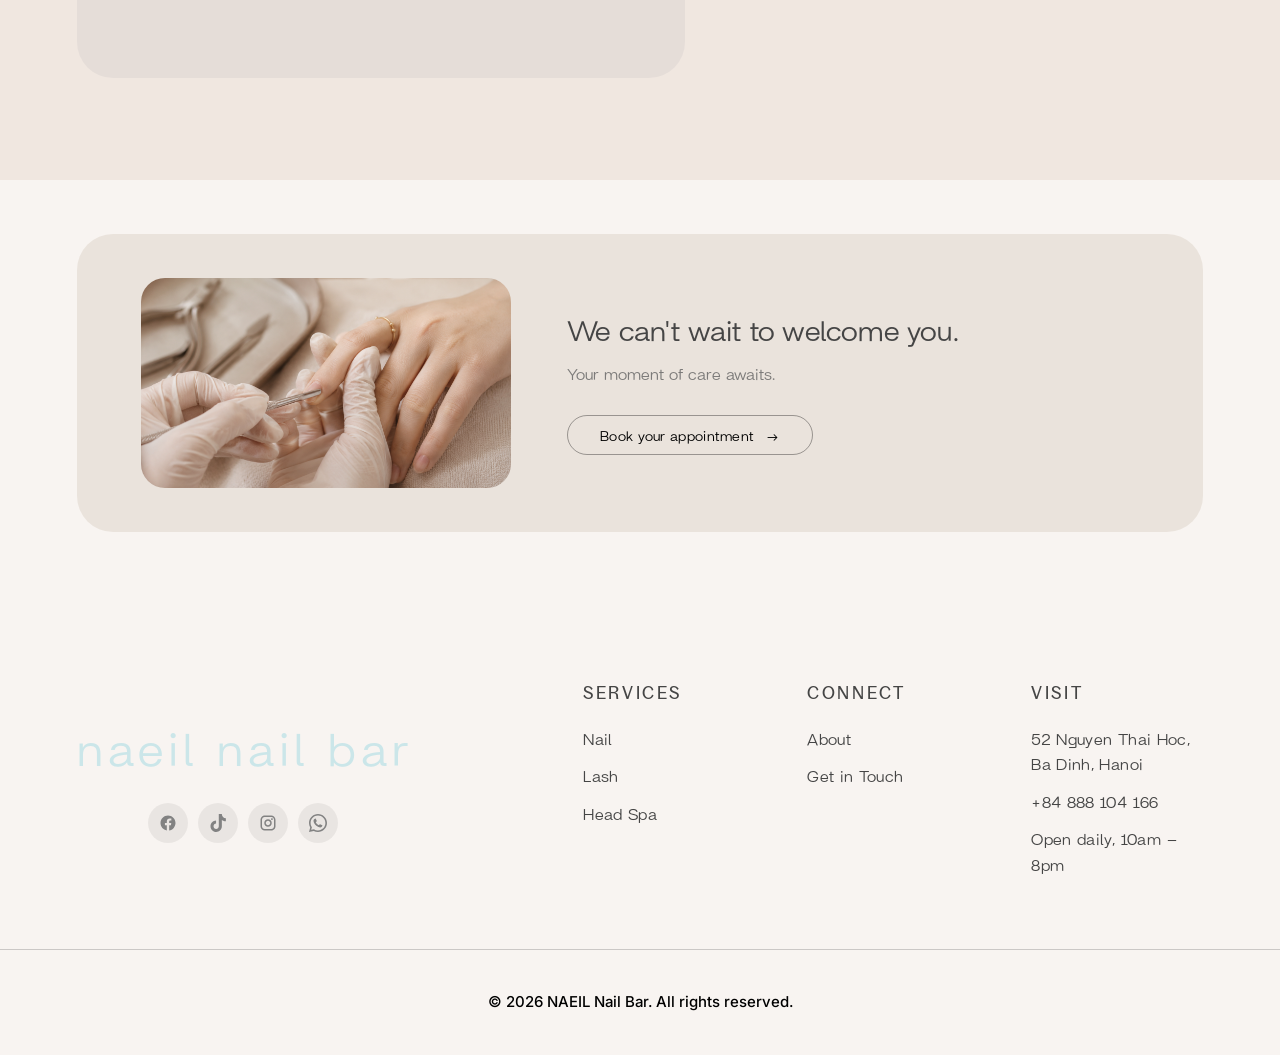
<file: visit.html>
<!DOCTYPE html>
<html lang="en">
<head>
<meta charset="UTF-8">
<meta name="viewport" content="width=device-width, initial-scale=1.0">
<title>Visit Naeil — Naeil Nail Bar</title>
<link rel="icon" type="image/png" href="images/icons/favicon.png">
<link rel="preconnect" href="https://fonts.googleapis.com">
<link rel="preconnect" href="https://fonts.gstatic.com" crossorigin>
<link href="https://fonts.googleapis.com/css2?family=Cormorant+Garamond:wght@400&family=Crimson+Text:ital@1&family=Inter:wght@500&family=Montserrat:wght@400;500;600;700;800&family=Quicksand:wght@400;500;600;700&display=swap" rel="stylesheet">
<link rel="stylesheet" href="css/style.css">
<link rel="preload" as="image" href="images/visit-page/hero-visit.jpg" fetchpriority="high">
<script src="js/i18n.js"></script>
</head>
<body class="page-visit">
<script>
(function(){
  try {
    if (sessionStorage.getItem('naeilPreloaderShown') === '1') {
      document.documentElement.classList.add('preload-skip');
    }
  } catch (e) {}
})();
</script>

<!-- ============ PRELOADER ============ -->
<div id="preloader" class="preloader" role="status" aria-live="polite" aria-label="Loading">
  <div class="preloader-bg" style="background-image:url('images/visit-page/hero-visit.jpg')"></div>
  <div class="preloader-content">
    <img src="images/icons/logo.svg" alt="" class="preloader-logo" aria-hidden="true">
  </div>
</div>
<script>
  window.__preloadHero = new Image();
  window.__preloadHero.src = 'images/visit-page/hero-visit.jpg';
</script>

<!-- ============ SECTION 01 — HERO ============ -->
<header class="hero visit-hero">
  <div class="hero-media">
    <img src="images/visit-page/hero-visit.jpg" alt="Warm, sunlit interior of the Naeil studio" fetchpriority="high">
  </div>
  <div class="visit-hero-scrim"></div>

  <nav class="navbar">
    <a href="/" class="logo">
      <img src="images/icons/logo.svg" alt="Maeil" class="logo-img">
    </a>
    <ul class="nav-links">
      <li><a href="/" data-i18n="nav.home">Home</a></li>
      <li><a href="nail.html" data-i18n="nav.nail">Nail</a></li>
      <li><a href="head-spa.html" data-i18n="nav.hair">Hair</a></li>
      <li><a href="lash.html" data-i18n="nav.lash">Lash</a></li>
      <li><a href="drinks.html" data-i18n="nav.drinks">Drinks</a></li>
      <li><a href="about.html" data-i18n="nav.about">About</a></li>
      <li><a href="visit.html" data-i18n="nav.visit">Visit</a></li>
    </ul>
    <div class="navbar-right">
      <div class="lang-switcher">
        <button type="button" class="lang-switcher-trigger" aria-haspopup="true" aria-expanded="false" aria-label="Change language">
          <span class="lang-switcher-label">EN</span>
          <span class="lang-switcher-chevron" aria-hidden="true">&#9662;</span>
        </button>
        <div class="lang-dropdown" role="listbox" aria-label="Select language">
          <button type="button" class="lang-dropdown-option is-selected" data-lang-option="en" role="option" aria-checked="true">
            <span data-i18n="lang.en">English</span>
            <span class="lang-check" aria-hidden="true">&#10003;</span>
          </button>
          <button type="button" class="lang-dropdown-option" data-lang-option="vi" role="option" aria-checked="false">
            <span data-i18n="lang.vi">Tiếng Việt</span>
            <span class="lang-check" aria-hidden="true">&#10003;</span>
          </button>
          <button type="button" class="lang-dropdown-option" data-lang-option="zh" role="option" aria-checked="false">
            <span data-i18n="lang.zh">中文</span>
            <span class="lang-check" aria-hidden="true">&#10003;</span>
          </button>
        </div>
      </div>
      <button type="button" class="nav-book-btn" data-book-trigger aria-label="Open booking options">
        <span data-i18n="nav.book">Book an appointment</span>
        <span class="btn-arrow" aria-hidden="true">&rarr;</span>
      </button>
      <div class="mobile-lang-switcher">
        <button type="button" class="mobile-lang-trigger" aria-haspopup="true" aria-expanded="false" aria-label="Change language">
          <span class="lang-switcher-label">EN</span>
          <span class="mobile-lang-chevron" aria-hidden="true">&#9662;</span>
        </button>
        <div class="mobile-lang-dropdown" role="listbox" aria-label="Select language">
          <button type="button" class="mobile-lang-option is-selected" data-lang-option="en" role="option" aria-checked="true">
            <span class="mobile-lang-code">EN</span>
            <span class="mobile-lang-name" data-i18n="lang.en">English</span>
          </button>
          <button type="button" class="mobile-lang-option" data-lang-option="vi" role="option" aria-checked="false">
            <span class="mobile-lang-code">VI</span>
            <span class="mobile-lang-name" data-i18n="lang.vi">Tiếng Việt</span>
          </button>
          <button type="button" class="mobile-lang-option" data-lang-option="zh" role="option" aria-checked="false">
            <span class="mobile-lang-code">中文</span>
            <span class="mobile-lang-name" data-i18n="lang.zh">中文</span>
          </button>
        </div>
      </div>
      <button class="nav-toggle" aria-label="Open menu" aria-expanded="false" aria-controls="megaMenuOverlay">
        <span></span><span></span><span></span>
      </button>
    </div>
  </nav>

  <div class="visit-hero-inner">
    <div class="visit-hero-content">
      <h1 class="visit-hero-title" data-i18n="visit.hero.title">Visit Us</h1>
      <p class="visit-hero-desc" data-i18n="visit.hero.desc">We'd love to welcome you to NAEIL Nail Bar.</p>
      <button type="button" class="btn btn-light visit-hero-btn" data-book-trigger aria-label="Open booking options">
        <span data-i18n="visit.hero.cta">Book your appointment</span>
        <span class="btn-arrow" aria-hidden="true">&rarr;</span>
      </button>
    </div>
  </div>
</header>

<!-- ============ SECTION 02 — LOCATION / HOURS ============ -->
<section class="visit-info">
  <div class="visit-info-inner">
    <div class="visit-info-col visit-info-location reveal">
      <span class="visit-info-label" data-i18n="visit.info.location">Location</span>
      <p class="visit-info-address"><span data-i18n="visit.info.address1">52 Nguyen Thai Hoc, Ba Dinh,</span><br data-i18n-br="visit.info.address2"><span data-i18n="visit.info.address2">Hanoi, Vietnam</span></p>
      <a href="https://www.google.com/maps/dir/?api=1&destination=52+Nguyen+Thai+Hoc,+Ba+Dinh,+Hanoi,+Vietnam" target="_blank" rel="noopener noreferrer" class="visit-info-directions"><span data-i18n="visit.info.directions">Get Directions</span> <span aria-hidden="true">&rarr;</span></a>
    </div>

    <div class="visit-info-col visit-info-hours reveal">
      <span class="visit-info-label" data-i18n="visit.info.hours">Opening Hours</span>
      <div class="visit-hours-table">
        <div class="visit-hours-row">
          <span class="visit-hours-day" data-i18n="visit.info.monfri">Mon–Fri</span>
          <span class="visit-hours-time">10:00–20:00</span>
        </div>
        <div class="visit-hours-row">
          <span class="visit-hours-day" data-i18n="visit.info.satsun">Sat–Sun</span>
          <span class="visit-hours-time">09:00–20:00</span>
        </div>
        <div class="visit-hours-row">
          <span class="visit-hours-day" data-i18n="visit.info.publicholiday">Public Holiday</span>
          <span class="visit-hours-time">09:00–18:00</span>
        </div>
      </div>
      <p class="visit-info-note" data-i18n="visit.info.note">Open daily. Walk-ins welcome.</p>
    </div>

    <div class="visit-info-img reveal">
      <img src="images/visit-page/exterior-visit.jpg" alt="Naeil studio exterior and signage" loading="lazy">
    </div>
  </div>
</section>

<!-- ============ SECTION 03 — MAP ============ -->
<section class="visit-find">
  <div class="visit-find-inner">
    <div class="visit-map reveal">
      <iframe
        src="https://www.google.com/maps?q=52+Nguyen+Thai+Hoc,+Ba+Dinh,+Hanoi,+Vietnam&output=embed"
        title="Map showing the Naeil studio location"
        loading="lazy"
        referrerpolicy="no-referrer-when-downgrade"
        allowfullscreen>
      </iframe>
    </div>

    <div class="visit-find-text reveal">
      <h2 class="visit-find-title"><span data-i18n="visit.find.title1">A calm space,</span><br data-i18n-br="visit.find.title2"><span data-i18n="visit.find.title2">right in the city.</span></h2>
      <p class="visit-find-copy" data-i18n="visit.find.copy">Tucked along a tree-lined street near the Temple of Literature, the studio sits within an easy, unhurried walk from the Old Quarter.</p>
      <p class="visit-find-parking">
        <span class="visit-parking-icon" aria-hidden="true">
          <svg viewBox="0 0 24 24" fill="none" xmlns="http://www.w3.org/2000/svg">
            <circle cx="12" cy="12" r="9" stroke="currentColor" stroke-width="1.3"/>
            <path d="M10 8h2.4a2 2 0 1 1 0 4H10v4" stroke="currentColor" stroke-width="1.3" stroke-linecap="round" stroke-linejoin="round"/>
          </svg>
        </span>
        <span data-i18n="visit.find.parking">Street parking available, with a nearby parking lot just steps away.</span>
      </p>
    </div>
  </div>
</section>

<!-- ============ SECTION 04 — FINAL CTA ============ -->
<section class="visit-cta">
  <div class="visit-cta-card reveal">
    <div class="visit-cta-media">
      <img src="images/visit-page/detail-visit.jpg" alt="Editorial detail at the Naeil studio" loading="lazy">
    </div>
    <div class="visit-cta-text">
      <h2 class="visit-cta-title" data-i18n="visit.finalcta.title">We can't wait to welcome you.</h2>
      <p class="visit-cta-copy" data-i18n="visit.finalcta.copy">Your moment of care awaits.</p>
      <button type="button" class="btn btn-outline visit-cta-btn" data-book-trigger aria-label="Open booking options"><span data-i18n="visit.finalcta.btn">Book your appointment</span> <span class="btn-arrow" aria-hidden="true">&rarr;</span></button>
    </div>
  </div>
</section>

<!-- ============ FOOTER ============ -->
<footer class="site-footer" id="footer">
  <div class="footer-top">
    <div class="footer-brand reveal">
      <p class="brand-script" data-i18n="footer.brand">naeil nail bar</p>
      <div class="social-icons">
        <a href="#" aria-label="Facebook"><img src="images/icons/facebook.svg" alt=""></a>
        <a href="#" aria-label="TikTok"><img src="images/icons/tiktok.svg" alt=""></a>
        <a href="#" aria-label="Instagram"><img src="images/icons/instagram.svg" alt=""></a>
        <a href="#" aria-label="WhatsApp"><img src="images/icons/whatsapp.svg" alt=""></a>
      </div>
    </div>

    <div class="footer-links">
    <div class="footer-col">
      <h4 data-i18n="footer.services">Services</h4>
      <ul>
        <li><a href="nail.html" data-i18n="footer.nail">Nail</a></li>
        <li><a href="lash.html" data-i18n="footer.lash">Lash</a></li>
        <li><a href="head-spa.html" data-i18n="footer.headspa">Head Spa</a></li>
      </ul>
    </div>

    <div class="footer-col">
      <h4 data-i18n="footer.connect">Connect</h4>
      <ul>
        <li><a href="about.html" data-i18n="footer.aboutlink2">About</a></li>
        <li><a href="#" data-i18n="footer.getintouch">Get in Touch</a></li>
      </ul>
    </div>

    <div class="footer-col">
      <h4 data-i18n="footer.visit">Visit</h4>
      <ul class="visit-list">
        <li data-i18n="footer.address">52 Nguyen Thai Hoc, Ba Dinh, Hanoi</li>
        <li>+84 888 104 166</li>
        <li data-i18n="footer.hours">Open daily, 10am – 8pm</li>
      </ul>
    </div>
    </div>
  </div>

  <div class="footer-bottom">
    <p data-i18n="footer.copyright">© 2026 NAEIL. All rights reserved.</p>
  </div>
</footer>

<!-- ============ MEGA MENU ============ -->
<div class="mega-menu-overlay" id="megaMenuOverlay" aria-hidden="true">
  <div class="mega-menu" role="dialog" aria-modal="true" aria-label="Site navigation">
    <div class="mega-menu-top">
      <a href="/" class="mega-menu-logo">
        <img src="images/icons/logo.svg" alt="Maeil" class="logo-img">
      </a>
      <button type="button" class="mega-menu-close" id="megaMenuClose" aria-label="Close menu">&times;</button>
    </div>
    <nav class="mega-menu-list">
      <div class="mega-menu-group">
        <span class="mega-menu-group-label" data-i18n="megamenu.services">Services</span>
        <div class="mega-menu-rows">
          <a href="nail.html" class="mega-menu-item">
            <span class="mega-menu-item-img"><img src="images/nail.png" alt="" loading="lazy"></span>
            <span class="mega-menu-item-text">
              <span class="mega-menu-item-title" data-i18n="megamenu.nail.title">Nail</span>
              <span class="mega-menu-item-desc" data-i18n="megamenu.nail.desc">Precision gel &amp; lacquer artistry</span>
            </span>
            <span class="mega-menu-item-arrow" aria-hidden="true">&rarr;</span>
          </a>
          <a href="head-spa.html" class="mega-menu-item">
            <span class="mega-menu-item-img"><img src="images/head-spa.png" alt="" loading="lazy"></span>
            <span class="mega-menu-item-text">
              <span class="mega-menu-item-title" data-i18n="megamenu.hair.title">Hair</span>
              <span class="mega-menu-item-desc" data-i18n="megamenu.hair.desc">Restorative head spa rituals</span>
            </span>
            <span class="mega-menu-item-arrow" aria-hidden="true">&rarr;</span>
          </a>
          <a href="lash.html" class="mega-menu-item">
            <span class="mega-menu-item-img"><img src="images/lash-lift.png" alt="" loading="lazy"></span>
            <span class="mega-menu-item-text">
              <span class="mega-menu-item-title" data-i18n="megamenu.lash.title">Lash</span>
              <span class="mega-menu-item-desc" data-i18n="megamenu.lash.desc">Korean lash lift &amp; tint</span>
            </span>
            <span class="mega-menu-item-arrow" aria-hidden="true">&rarr;</span>
          </a>
        </div>
      </div>
      <div class="mega-menu-group">
        <span class="mega-menu-group-label" data-i18n="megamenu.explore">Explore</span>
        <div class="mega-menu-rows">
          <a href="drinks.html" class="mega-menu-item">
            <span class="mega-menu-item-img"><img src="images/drinks-page/drinks-thumb.jpg" alt="" loading="lazy"></span>
            <span class="mega-menu-item-text">
              <span class="mega-menu-item-title" data-i18n="megamenu.drinks.title">Drinks</span>
              <span class="mega-menu-item-desc" data-i18n="megamenu.drinks.desc">Café, Japanese tea &amp; cold brew</span>
            </span>
            <span class="mega-menu-item-arrow" aria-hidden="true">&rarr;</span>
          </a>
          <a href="about.html" class="mega-menu-item">
            <span class="mega-menu-item-img"><img src="images/about-page/hero-about.jpg" alt="" loading="lazy"></span>
            <span class="mega-menu-item-text">
              <span class="mega-menu-item-title" data-i18n="megamenu.about.title">About</span>
              <span class="mega-menu-item-desc" data-i18n="megamenu.about.desc">Our philosophy &amp; ritual</span>
            </span>
            <span class="mega-menu-item-arrow" aria-hidden="true">&rarr;</span>
          </a>
          <a href="visit.html" class="mega-menu-item active">
            <span class="mega-menu-item-img"><img src="images/visit-page/exterior-visit.jpg" alt="" loading="lazy"></span>
            <span class="mega-menu-item-text">
              <span class="mega-menu-item-title" data-i18n="megamenu.visit.title">Visit</span>
              <span class="mega-menu-item-desc" data-i18n="megamenu.visit.desc">Location &amp; opening hours</span>
            </span>
            <span class="mega-menu-item-arrow" aria-hidden="true">&rarr;</span>
          </a>
        </div>
      </div>
      <div class="mega-menu-group mega-menu-lang">
        <span class="mega-menu-group-label" data-i18n="lang.label">Language</span>
        <div class="mega-menu-lang-options">
          <button type="button" class="mega-menu-lang-option is-selected" data-lang-option="en" role="option" aria-checked="true">
            <span data-i18n="lang.en">English</span>
            <span class="lang-check" aria-hidden="true">&#10003;</span>
          </button>
          <button type="button" class="mega-menu-lang-option" data-lang-option="vi" role="option" aria-checked="false">
            <span data-i18n="lang.vi">Tiếng Việt</span>
            <span class="lang-check" aria-hidden="true">&#10003;</span>
          </button>
          <button type="button" class="mega-menu-lang-option" data-lang-option="zh" role="option" aria-checked="false">
            <span data-i18n="lang.zh">中文</span>
            <span class="lang-check" aria-hidden="true">&#10003;</span>
          </button>
        </div>
      </div>
    </nav>
    <div class="mega-menu-bottom">
      <button type="button" class="mega-menu-book-btn" data-book-trigger>
        <span data-i18n="megamenu.book">Book your appointment</span>
        <span class="btn-arrow" aria-hidden="true">&rarr;</span>
      </button>
    </div>
  </div>
</div>

<!-- ============ BOOKING MODAL ============ -->
<div class="booking-modal-overlay" id="bookingModalOverlay" aria-hidden="true">
  <div class="booking-modal" role="dialog" aria-modal="true" aria-labelledby="bookingModalTitle">
    <button type="button" class="booking-modal-close" id="bookingModalClose" aria-label="Close">&times;</button>
    <span class="booking-modal-eyebrow" data-i18n="booking.eyebrow">Get in touch</span>
    <h3 id="bookingModalTitle" class="booking-modal-title" data-i18n="booking.title">Book your appointment</h3>
    <p class="booking-modal-sub" data-i18n="booking.sub">Choose how you'd like to reach us.</p>
    <div class="booking-modal-options">
      <a class="booking-option" href="https://wa.me/84888104166" target="_blank" rel="noopener noreferrer">
        <span class="booking-option-icon" aria-hidden="true"><img src="images/icons/whatsapp.svg" alt=""></span>
        <span class="booking-option-text"><strong data-i18n="booking.whatsapp">WhatsApp</strong><small>+84 888 104 166</small></span>
        <span class="booking-option-arrow" aria-hidden="true">&rarr;</span>
      </a>
      <a class="booking-option" href="tel:+84888104166">
        <span class="booking-option-icon" aria-hidden="true">
          <svg viewBox="0 0 24 24" fill="none" xmlns="http://www.w3.org/2000/svg"><path d="M5 4h3.5l1.5 4.5-2 1.5a11 11 0 0 0 6 6l1.5-2L19 15.5V19a1 1 0 0 1-1 1C10.5 20 4 13.5 4 6a1 1 0 0 1 1-1Z" stroke="currentColor" stroke-width="1.3" stroke-linejoin="round"/></svg>
        </span>
        <span class="booking-option-text"><strong data-i18n="booking.phone">Phone</strong><small>+84 888 104 166</small></span>
        <span class="booking-option-arrow" aria-hidden="true">&rarr;</span>
      </a>
      <a class="booking-option" href="https://www.instagram.com/naeilnailbar/" target="_blank" rel="noopener noreferrer">
        <span class="booking-option-icon" aria-hidden="true"><img src="images/icons/instagram.svg" alt=""></span>
        <span class="booking-option-text"><strong data-i18n="booking.instagram">Instagram</strong><small>@naeilnailbar</small></span>
        <span class="booking-option-arrow" aria-hidden="true">&rarr;</span>
      </a>
      <a class="booking-option" href="https://www.facebook.com/profile.php?id=61591534436233" target="_blank" rel="noopener noreferrer">
        <span class="booking-option-icon" aria-hidden="true"><img src="images/icons/facebook.svg" alt=""></span>
        <span class="booking-option-text"><strong data-i18n="booking.facebook">Facebook</strong><small>NAEIL Nail Bar</small></span>
        <span class="booking-option-arrow" aria-hidden="true">&rarr;</span>
      </a>
    </div>
  </div>
</div>

<script src="js/script.js"></script>
<script>
(function () {
  // Subtle parallax on large Visit-page photography — no-op if user prefers reduced motion.
  var prefersReduced = window.matchMedia && window.matchMedia('(prefers-reduced-motion: reduce)').matches;
  if (prefersReduced) return;

  var layers = document.querySelectorAll('.visit-hero .hero-media img, .visit-parallax img');
  if (!layers.length) return;

  var ticking = false;
  function update() {
    layers.forEach(function (img) {
      var rect = img.closest('.visit-hero, .visit-parallax').getBoundingClientRect();
      var progress = (window.innerHeight - rect.top) / (window.innerHeight + rect.height);
      var shift = (progress - 0.5) * 16;
      img.style.transform = 'translateY(' + shift.toFixed(1) + 'px) scale(1.06)';
    });
    ticking = false;
  }
  window.addEventListener('scroll', function () {
    if (!ticking) {
      window.requestAnimationFrame(update);
      ticking = true;
    }
  }, { passive: true });
  update();
})();
</script>
</body>
</html>
</file>
<file: css/style.css>
/* =====================================================
   NAEIL — Homepage
   Tokens
   ===================================================== */
/* =====================================================
   NAEIL — Homepage
   Fonts
   ===================================================== */
@font-face {
  font-family: 'Britanica';
  src: url('../fonts/britanica-regular.otf') format('opentype');
  font-weight: 400;
  font-style: normal;
  font-display: swap;
}
@font-face {
  font-family: 'Bagoss Condensed';
  src: url('../fonts/bagosscondensed-regular.ttf') format('truetype'),
       url('../fonts/bagosscondensed-regular.otf') format('opentype');
  font-weight: 400;
  font-style: normal;
  font-display: swap;
}
@font-face {
  font-family: 'Futura';
  src: url('../fonts/futura-medium.ttf') format('truetype');
  font-weight: 400;
  font-style: normal;
  font-display: swap;
}
@font-face {
  font-family: 'Futura';
  src: url('../fonts/futura-bold.ttf') format('truetype');
  font-weight: 700;
  font-style: normal;
  font-display: swap;
}

/* =====================================================
   Tokens
   ===================================================== */
:root {
  --cream:        #F8F4F1;
  --cream-deep:   #F0E7E0;
  --tan:          #E5DDD8;
  --ink:          #000000;
  --ink-mid:      #454545;
  --ink-soft:     #616161;
  --icon-gray:    #828282;
  --line:         rgba(0,0,0,0.12);
  --blue:         #CBE6E9;
  --blue-deep:    #8FB3D6;
  --white:        #FFFFFF;

  --font-display: 'Britanica', 'Cormorant Garamond', serif;
  --font-condensed: 'Bagoss Condensed', 'Oswald', sans-serif;
  --font-script:  'Comfortaa', cursive;
  --font-body:    'Futura', 'Jost', sans-serif;

  --container: 1440px;
  /* Two shared horizontal-inset tiers used across every page — named so
     the whole site draws from one system instead of pages/sections each
     hardcoding their own clamp() gutter. --gutter is the standard inset
     for contained body sections (About/Nail/Lash/Head-spa/Home content
     blocks, footer); --gutter-wide is the slightly more generous inset
     used by full-bleed hero content and the Visit page, which sits
     closer to the viewport edge and reads better with extra breathing
     room. Both share the same 24px mobile floor so nothing misaligns
     at narrow widths — only the desktop ceiling differs. */
  --gutter: clamp(24px, 6vw, 80px);
  --gutter-wide: clamp(24px, 6vw, 100px);
}

/* =====================================================
   VIETNAMESE FONT OVERRIDE — the brand's EN/ZH fonts render
   Vietnamese diacritics unreliably. js/i18n.js sets
   data-locale="vi" on <html> whenever Vietnamese is active
   (see applyLocale in i18n.js), so this block only takes
   effect for Vietnamese — English and Chinese keep the
   original fonts untouched. Both replacements have confirmed
   full Vietnamese glyph coverage and are loaded via the
   existing Google Fonts <link> in <head>:
     - Montserrat for --font-display and --font-condensed —
       clean geometric sans used for headings/nav/labels.
     - Quicksand for --font-body — soft geometric sans with
       rounded terminals, used for paragraph copy.
   ===================================================== */
html[data-locale="vi"] {
  --font-display: 'Montserrat', sans-serif;
  --font-condensed: 'Montserrat', sans-serif;
  --font-body: 'Quicksand', sans-serif;
}

* { box-sizing: border-box; }
html { scroll-behavior: smooth; }

body {
  margin: 0;
  font-family: var(--font-body);
  color: var(--ink);
  background: var(--cream);
  -webkit-font-smoothing: antialiased;
}

a { text-decoration: none; color: inherit; }
ul { list-style: none; margin: 0; padding: 0; }
img { max-width: 100%; display: block; }

.placeholder-img {
  position: relative;
  width: 100%;
  height: 100%;
  background: linear-gradient(135deg, #e4dccd 0%, #cfc2ac 100%);
  display: flex;
  align-items: center;
  justify-content: center;
  overflow: hidden;
}
.placeholder-img::after {
  content: attr(data-label);
  font-family: var(--font-body);
  font-size: 13px;
  letter-spacing: .04em;
  color: rgba(42,39,35,0.55);
  text-align: center;
  padding: 12px 20px;
  border: 1px dashed rgba(42,39,35,0.3);
  border-radius: 4px;
  max-width: 80%;
  background: rgba(255,255,255,0.35);
}

/* =====================================================
   PRELOADER — full-screen brand moment shown before the site is
   ready. Markup (identical on every page, only the background
   image URL differs) is a single fixed overlay:
     #preloader (.preloader)
       .preloader-bg    — the page's own hero photo, blurred/tinted
       .preloader-content
         .preloader-logo — the real NAEIL mark (images/icons/logo.svg)
   js/script.js adds .is-done once the hero image, fonts and the
   logo's own draw-in animation have all actually finished (see the
   comment there) — nothing here is hidden on a fixed timer. Colors
   reuse existing tokens only (--cream/--cream-deep/--ink-soft); no
   new brand colors introduced.
   ===================================================== */
html.preload-active,
html.preload-active body {
  overflow: hidden;
  height: 100%;
}
/* One-time welcome, not a per-page loader: a tiny synchronous inline
   script at the very top of <body> (before the #preloader markup) adds
   this class when sessionStorage shows the visitor already saw the
   preloader earlier in this browser session. Because it runs before
   the browser ever paints the #preloader div, this hides it with zero
   flash on every page after the first. */
html.preload-skip .preloader {
  display: none !important;
}
.preloader {
  position: fixed;
  inset: 0;
  z-index: 9999;
  display: flex;
  align-items: center;
  justify-content: center;
  overflow: hidden;
  background: var(--cream);
  opacity: 1;
  visibility: visible;
  will-change: opacity;
  transition: opacity .45s cubic-bezier(.4,0,.2,1), visibility 0s linear .45s;
}
/* Added by script.js once loading is actually done. opacity/visibility
   are transitioned (a quick ~450ms fade — long enough to avoid a hard
   cut, short enough not to feel like a second wait after the logo is
   already done); pointer-events drops immediately so the real page
   underneath feels responsive right away instead of waiting out the fade. */
.preloader.is-done {
  opacity: 0;
  visibility: hidden;
  pointer-events: none;
}
/* The photo itself — oversized (-28px inset + scale) so the blur's own
   soft edge never reveals a hard boundary at the viewport edge. Blur
   radius is kept as small as the "soft focus" look allows (was 28px —
   dropped to 20px) because a full-viewport CSS blur is one of the more
   expensive things a browser paints; a smaller radius over a smaller
   overscan area is the main lever for making the preloader's first
   paint land quickly instead of hitching. */
.preloader-bg {
  position: absolute;
  inset: -28px;
  background-size: cover;
  background-position: center;
  background-repeat: no-repeat;
  filter: blur(20px) saturate(82%) brightness(1.1) contrast(0.9);
  transform: scale(1.06) translateZ(0);
}
/* Warm, milky wash over the photo — this is what gives the muted
   NAEIL color treatment rather than a raw blurred photo. */
.preloader::before {
  content: "";
  position: absolute;
  inset: 0;
  background: linear-gradient(160deg, rgba(248,244,241,0.60), rgba(240,231,224,0.74));
}
.preloader-content {
  position: relative;
  z-index: 1;
  display: flex;
  flex-direction: column;
  align-items: center;
}
/* The logo IS the loading animation — a diagonal reveal (clip-path
   sweeping the same direction the mark's two loops naturally flow,
   upper-left to lower-right) rather than a spinner. Same 0/20/50/80/
   100% shape/slant as before; duration was cut from 2s to 1.1s (2s was
   the actual root cause of the "chậm quá" report — script.js gates
   closing the preloader on this animation's own animationend, so a 2s
   animation put a hard 2s+ floor under every page load no matter how
   fast the real assets were). will-change hints the browser to put
   this element on its own compositor layer up front instead of
   discovering mid-animation that it needs to, which is what removes
   the small stutter at the very start of the sweep. */
.preloader-logo {
  width: clamp(48px, 5vw, 68px);
  height: auto;
  display: block;
  opacity: 0;
  will-change: clip-path, opacity;
  animation: preloaderLogoDraw 1.1s cubic-bezier(.65,0,.35,1) .08s forwards;
}
@keyframes preloaderLogoDraw {
  0%   { clip-path: polygon(0 0, -15% 0, -33% 100%, 0 100%); opacity: 0; }
  14%  { opacity: 1; }
  20%  { clip-path: polygon(0 0, 22% 0, 4% 100%, 0 100%); }
  50%  { clip-path: polygon(0 0, 55% 0, 37% 100%, 0 100%); }
  80%  { clip-path: polygon(0 0, 85% 0, 67% 100%, 0 100%); }
  100% { clip-path: polygon(0 0, 130% 0, 112% 100%, 0 100%); opacity: 1; }
}
/* Respect reduced-motion: keep the brand moment (photo + logo) but
   drop the sweeping reveal for a simple, quick fade. */
@media (prefers-reduced-motion: reduce) {
  .preloader-logo { animation: none; clip-path: none; opacity: 1; }
  .preloader { transition-duration: .3s; }
}

.eyebrow {
  display: block;
  font-family: var(--font-body);
  font-weight: 500;
  font-size: 13px;
  letter-spacing: .32em;
  text-transform: uppercase;
  color: var(--ink-soft);
}
.eyebrow.center {
  text-align: center;
  font-family: var(--font-display);
  font-size: clamp(28px, 7vw, 64px);
  font-weight: 400;
  letter-spacing: 8px;
  color: var(--ink-soft);
  text-transform: uppercase;
}

/* Home "Our Services" heading — scoped override (base .eyebrow.center
   above is shared; Head Spa already has its own equivalent override at
   .spa-services .eyebrow.center further down). VI's new copy
   ("DỊCH VỤ TẠI NAEIL", 17 characters) must never wrap to a 2nd line,
   so this reuses the exact same proven desktop/mobile scale as Head
   Spa's own eyebrow — that formula was already verified safe down to
   320px for a longer 21-character string, so it has comfortable margin
   here too. */
.services .eyebrow.center {
  font-size: clamp(32px, 4vw, 55px);
  letter-spacing: 5.5px;
}
@media (max-width: 1023px) {
  .services .eyebrow.center {
    font-size: clamp(18px, 6vw, 30px);
    letter-spacing: 0.08em;
    white-space: nowrap;
  }
}

.btn {
  box-sizing: border-box;
  display: inline-flex;
  align-items: center;
  justify-content: center;
  padding: 0 28px;
  border-radius: 30px;
  /* Reset the native <button> UA-stylesheet border. Most .btn CTAs are
     <a> tags (no default border), but .visit-hero-btn is a <button>
     (it also opens the shared booking modal via data-book-trigger),
     so without this reset it shows a stray grey outline that isn't
     part of the design. .btn-outline / .btn-ink set their own border
     afterward and still win, so this doesn't affect them. */
  border: none;
  font-family: var(--font-display);
  font-size: 14px;
  letter-spacing: .02em;
  transition: all .25s ease;
}
.btn-light {
  width: 231px;
  height: 40px;
  background: var(--white);
  color: var(--blue);
}
.btn-light:hover { background: var(--blue); color: var(--white); }

.btn-outline {
  width: 150px;
  height: 26px;
  padding: 0;
  background: rgba(255,255,255,0);
  border: 1px solid rgba(0,0,0,0.35);
  color: var(--ink);
  font-size: 12px;
}
.btn-outline:hover { background: var(--ink); color: var(--cream); border-color: var(--ink); }

.btn-ink {
  height: 48px;
  padding: 0 32px;
  background: var(--ink);
  color: var(--cream);
  border: 1px solid var(--ink);
  font-size: 14px;
}
.btn-ink:hover { background: transparent; color: var(--ink); }

.link-arrow {
  display: inline-flex;
  align-items: center;
  justify-content: center;
  gap: 8px;
  font-family: var(--font-display);
  font-size: 20px;
  font-weight: 400;
  letter-spacing: 1px;
  color: #000;
  text-align: center;
  border-bottom: 1px solid transparent;
  padding-bottom: 2px;
  transition: border-color .2s ease, gap .2s ease;
}
.link-arrow:hover { border-color: var(--ink); gap: 12px; }
.arrow-icon { width: 13px; height: 8px; display: inline-block; }

/* =====================================================
   HERO
   ===================================================== */
/* Hero is intentionally full-bleed/full-viewport-width at every screen
   size — it must NOT be capped to var(--container), or wide monitors
   show empty page background down both sides of the image (regressed
   this once already: capping .hero to match the navbar's max-width
   looked correct in theory but broke the full-bleed hero on wide
   screens in practice — reverted). The navbar overlaying it keeps its
   own max-width:var(--container) centering for its CONTENT (logo,
   links, CTA), which is the correct place for that inset — the
   photograph itself should always fill the full width of the browser,
   responsively, at any viewport. */
.hero {
  position: relative;
  min-height: 100vh;
  display: flex;
  flex-direction: column;
  justify-content: flex-end;
  overflow: hidden;
  color: var(--white);
}

.hero-media { position: absolute; inset: 0; z-index: 0; }
.hero-media img { width: 100%; height: 100%; object-fit: cover; object-position: center 30%; }

.hero-overlay {
  position: absolute;
  inset: 0;
  z-index: 1;
  background: linear-gradient(180deg, rgba(0,0,0,0.02) 0%, rgba(0,0,0,0.08) 55%, rgba(0,0,0,0.2) 100%);
}

/* Mobile default (<1024px): logo left, hamburger-only cluster right —
   opens the mega-menu drawer. At desktop (>=1024px) this switches to a
   three-part layout — logo / centered inline links / Book CTA — with
   the hamburger and drawer disabled entirely; see the
   min-width:1024px block further down. */
.navbar {
  position: absolute;
  top: 0; left: 0; right: 0;
  z-index: 50;
  display: flex;
  justify-content: space-between;
  align-items: center;
  height: 129px;
  box-sizing: border-box;
  max-width: var(--container);
  margin: 0 auto;
  padding: 10px 80px;
  background: transparent;
  transition: background-color .4s ease, box-shadow .4s ease, backdrop-filter .4s ease;
}

.navbar-right {
  display: flex;
  align-items: center;
  gap: 18px;
}

/* ---- Sticky state — activated via JS once the hero has scrolled out of view ---- */
/* The base .navbar rule above caps itself at max-width:var(--container)
   (1440px) with margin:0 auto — by design for the absolute, over-hero
   state (matches the rest of the site's 1440px content system), but
   that same cap was leaking into the FIXED/sticky state too: once
   position becomes fixed, left:0/right:0 (inherited from the base
   rule) plus a max-width narrower than the viewport plus auto margins
   is exactly the recipe for a centered bar with visible page
   background on both sides on any viewport wider than 1440px (the
   reported ~20px gaps). max-width/margin are reset here so only the
   fixed state stretches truly edge-to-edge; the original hero-overlay
   state above is completely untouched. Padding (unchanged, from the
   base rule) is what keeps the logo/links/CTA sitting the same
   distance from the edge as before — it's just measured from the true
   viewport edge now instead of from the old 1440px box's edge. */
.navbar.is-fixed {
  position: fixed;
  left: 0;
  right: 0;
  width: 100%;
  max-width: none;
  margin: 0;
  background: rgba(248,244,241,0.94);
  backdrop-filter: blur(14px) saturate(180%);
  -webkit-backdrop-filter: blur(14px) saturate(180%);
  box-shadow: 0 1px 0 rgba(0,0,0,0.06);
}
.navbar.is-fixed .logo-img { opacity: 0; }
.navbar.is-fixed .logo::after { opacity: 1; }
.navbar.is-fixed .nav-toggle span { background: var(--ink); }
.navbar.is-fixed .nav-book-btn { border-color: rgba(0,0,0,0.35); color: var(--ink); }
.navbar.is-fixed .nav-book-btn:hover { background: var(--ink); color: var(--cream); border-color: var(--ink); }
.navbar.is-fixed .nav-links a { color: var(--ink); opacity: .7; }
.navbar.is-fixed .nav-links a:hover { opacity: 1; }

.logo {
  position: relative;
  display: inline-flex;
}
/* Recolored logo shown only once the nav is scrolled/fixed — uses the
   logo file as a CSS mask so the tint is an exact color match (#CBE6E9)
   rather than an approximated filter. */
.logo::after {
  content: "";
  position: absolute;
  inset: 0;
  background-color: #CBE6E9;
  -webkit-mask-image: url("../images/icons/logo.svg");
  mask-image: url("../images/icons/logo.svg");
  -webkit-mask-size: contain;
  mask-size: contain;
  -webkit-mask-repeat: no-repeat;
  mask-repeat: no-repeat;
  -webkit-mask-position: left center;
  mask-position: left center;
  opacity: 0;
  pointer-events: none;
  transition: opacity .3s ease;
}

.logo-img {
  height: 26px;
  width: auto;
  display: block;
  transition: opacity .3s ease;
}

/* Hamburger — mobile-only (<1024px) trigger for the mega-menu drawer.
   Hidden entirely at desktop widths, where inline links replace it. */
.nav-toggle {
  display: flex;
  flex-direction: column;
  gap: 5px;
  background: none;
  border: none;
  cursor: pointer;
  z-index: 6;
}
.nav-toggle span { width: 26px; height: 2px; background: var(--white); display: block; transition: background-color .3s ease; }

/* Desktop-only inline nav links (Home/Nail/Hair/Lash/About/Visit) —
   hidden by default (mobile uses the hamburger + drawer instead) and
   shown/centered in the min-width:1024px block below. */
.nav-links {
  display: none;
  list-style: none;
  margin: 0;
  padding: 0;
}

/* ---- "Book an appointment →" nav CTA. Hidden on mobile (<1024px) —
   the mobile top bar shows only the logo + hamburger, with booking
   handled by the hero CTA and the drawer's own Book row. At desktop
   it becomes a persistent, always-visible outlined pill overlaying
   the hero, per the min-width:1024px block below. ---- */
.nav-book-btn {
  display: none;
  align-items: center;
  gap: 8px;
  height: 44px;
  padding: 0 26px;
  border-radius: 9999px;
  background: transparent;
  border: 1px solid rgba(255,255,255,0.7);
  color: var(--white);
  font-family: var(--font-display);
  font-size: 14px;
  letter-spacing: .02em;
  white-space: nowrap;
  cursor: pointer;
  transition: background-color .25s ease, border-color .25s ease, color .25s ease;
}
.nav-book-btn:hover { background: rgba(255,255,255,0.14); }
.nav-book-btn .btn-arrow { transition: transform .25s ease; }
.nav-book-btn:hover .btn-arrow { transform: translateX(3px); }

/* =====================================================
   DESKTOP NAVIGATION (>=1024px) — transparent bar overlaying the hero:
   logo left, inline links centered, outlined Book CTA right. Below this
   breakpoint the mobile logo + hamburger (opening the mega-menu drawer
   below) is used instead — the two never appear at the same time.
   ===================================================== */
@media (min-width: 1024px) {
  /* Fluid horizontal compression (narrow-desktop fix) — logo size
     (26px), nav-link font-size (21.35px), and every element's own
     content (text, CTA, language selector) are NEVER touched below.
     Only the SPACING around them compresses: outer nav padding, the
     grid's column-gap, the gap between nav links, each link's own
     inline padding, the navbar-right gap, and the Book CTA's padding.
     Every clamp() here is calibrated so its ceiling is the exact
     original fixed value, reached at/above 1440px (unchanged "large
     desktop" look) and its floor is the tightest value used at
     1024px, the lower edge of this same desktop tier — nothing new
     happens below 1024px, where the existing hamburger/drawer nav
     (untouched) takes over. white-space:nowrap on nav-links a is a
     hard guarantee that labels never wrap regardless of how tight the
     available space gets. grid-template-columns uses minmax(0, 1fr)
     (not bare 1fr) so the two outer columns are allowed to shrink
     toward the center column instead of forcing the whole grid wider
     than the viewport. */
  .navbar {
    display: grid;
    grid-template-columns: minmax(0, 1fr) auto minmax(0, 1fr);
    column-gap: clamp(10px, 3.37vw - 24.5px, 24px);
    padding-inline: clamp(32px, 11.5vw - 86px, 80px);
  }
  .logo { justify-self: start; }

  .nav-links {
    display: flex;
    justify-self: center;
    align-items: center;
    justify-content: center;
    gap: clamp(14px, 5.29vw - 40.15px, 36px);
  }
  .nav-links a {
    font-family: var(--font-display);
    font-size: 21.35px;
    font-weight: 400;
    line-height: normal;
    letter-spacing: -0.427px;
    text-align: center;
    color: var(--white);
    text-decoration: none;
    opacity: .9;
    white-space: nowrap;
    padding-inline: clamp(4px, 1.44vw - 10.8px, 10px);
    transition: opacity .25s ease, color .25s ease;
  }
  .nav-links a:hover { opacity: 1; }

  .navbar-right { justify-self: end; gap: clamp(8px, 2.4vw - 16.6px, 18px); }
  .nav-toggle { display: none; }
  .nav-book-btn { display: inline-flex; padding-inline: clamp(14px, 2.89vw - 15.5px, 26px); }
  /* .lang-switcher's desktop display:flex override (and its own
     compressed margin-right) lives next to its own base rule below
     (in the LANGUAGE SWITCHER section) — NOT here. Putting it here
     would place an equal-specificity override BEFORE the unconditional
     base rule that also sets `display`, and the later, unconditional
     rule would win the cascade regardless of this media query (same
     bug class fixed twice earlier on .nail-hero-content /
     .spa-hero-content — see notes there). */
}

/* =====================================================
   LANGUAGE SWITCHER — sits inside .navbar-right, directly
   before the Book CTA (desktop only; mobile uses the
   "Language" group added inside the mega-menu drawer below
   instead). Purely additive: does not alter any existing
   header/nav rule, and reuses only existing tokens
   (--font-body, --cream, --cream-deep, --ink, --ink-mid,
   --ink-soft, --white) — no new colors or radii introduced.

   Note on spacing: .navbar-right already applies gap:18px
   between its children (see the base .navbar-right rule
   above). Adding this extra 12px margin-right brings the
   switcher-to-CTA gap to ~30px. The switcher's gap to the
   end of the inline nav-links list is governed by the
   existing 1fr/auto/1fr centered-nav grid and will vary
   with viewport width — left untouched deliberately, per
   the instruction not to restructure the existing header.
   ===================================================== */
.lang-switcher {
  display: none;
  position: relative;
  margin-right: 12px;
}
@media (min-width: 1024px) {
  /* Same fluid narrow-desktop compression as the nav block above —
     ceiling (12px) matches the original fixed value at 1440px+,
     floor (4px) is the tightest value at 1024px. */
  .lang-switcher {
    display: flex;
    margin-right: clamp(4px, 1.92vw - 15.7px, 12px);
  }
}

.lang-switcher-trigger {
  display: inline-flex;
  align-items: center;
  gap: 5px;
  background: none;
  border: none;
  padding: 4px 2px;
  cursor: pointer;
  font-family: var(--font-body);
  font-size: 14px;
  font-weight: 500;
  letter-spacing: .02em;
  color: var(--white);
  opacity: .85;
  transition: opacity .25s ease, color .25s ease;
}
.lang-switcher-trigger:hover { opacity: 1; }
.navbar.is-fixed .lang-switcher-trigger { color: var(--ink); }

.lang-switcher-chevron {
  font-size: 10px;
  line-height: 1;
  transition: transform .25s ease;
}
.lang-switcher.is-open .lang-switcher-chevron { transform: rotate(180deg); }

.lang-dropdown {
  position: absolute;
  top: calc(100% + 12px);
  right: 0;
  min-width: 136px;
  background: var(--cream);
  border-radius: 12px;
  box-shadow: 0 12px 32px rgba(0,0,0,0.14);
  padding: 6px;
  display: flex;
  flex-direction: column;
  gap: 2px;
  opacity: 0;
  visibility: hidden;
  transform: translateY(-6px);
  transition: opacity .2s ease, transform .2s ease, visibility .2s ease;
  z-index: 10;
}
.lang-switcher.is-open .lang-dropdown {
  opacity: 1;
  visibility: visible;
  transform: translateY(0);
}

.lang-dropdown-option {
  display: flex;
  align-items: center;
  justify-content: space-between;
  gap: 10px;
  width: 100%;
  background: none;
  border: none;
  border-radius: 8px;
  padding: 9px 10px;
  cursor: pointer;
  font-family: var(--font-body);
  font-size: 13.5px;
  color: var(--ink-mid);
  text-align: left;
  transition: background-color .2s ease, color .2s ease;
}
.lang-dropdown-option:hover { background: var(--cream-deep); color: var(--ink); }
.lang-dropdown-option .lang-check { opacity: 0; font-size: 12px; color: var(--ink); }
.lang-dropdown-option.is-selected { color: var(--ink); font-weight: 500; }
.lang-dropdown-option.is-selected .lang-check { opacity: 1; }

/* ---- Mobile: "Language" group inside the mega-menu drawer, styled to
   match the existing Services/Explore groups (.mega-menu-group-label
   is reused as-is for the "Language" heading). ---- */
.mega-menu-lang-options {
  display: flex;
  flex-direction: column;
}
.mega-menu-lang-option {
  display: flex;
  align-items: center;
  justify-content: space-between;
  width: 100%;
  background: none;
  border: none;
  border-bottom: 1px solid rgba(0,0,0,0.07);
  padding: 13px 0;
  cursor: pointer;
  font-family: var(--font-body);
  font-size: 15px;
  color: var(--ink-soft);
  text-align: left;
  transition: color .2s ease;
}
.mega-menu-lang-options .mega-menu-lang-option:last-child { border-bottom: none; }
.mega-menu-lang-option .lang-check { opacity: 0; font-size: 13px; color: var(--ink); }
.mega-menu-lang-option.is-selected { color: var(--ink); font-weight: 500; }
.mega-menu-lang-option.is-selected .lang-check { opacity: 1; }

/* =====================================================
   MOBILE HEADER LANGUAGE SELECTOR — lives in the mobile-only
   top bar (<1024px), between the Book button (hidden on mobile)
   and the hamburger, so visually it sits right before the
   hamburger: [ NAEIL ] ... [ VI ˅ ] [ ☰ ]. This is a separate,
   mobile-only component from .lang-switcher above (desktop-only,
   >=1024px) and from the Language group inside the mega-menu
   drawer further below (left completely untouched, still there
   as before) — all three reuse the same [data-lang-option] click
   handling in i18n.js, so picking a language anywhere keeps every
   instance on the page in sync. Deliberately quieter than the
   desktop popover on purpose — small hairline-bordered card, no
   9999px pill, no heavy shadow — so it reads as part of the
   editorial header rather than a bolted-on generic UI widget. */
.mobile-lang-switcher {
  position: relative;
  display: flex;
  align-items: center;
}
@media (min-width: 1024px) {
  .mobile-lang-switcher { display: none; }
}

.mobile-lang-trigger {
  display: inline-flex;
  align-items: center;
  gap: 4px;
  background: none;
  border: none;
  padding: 4px 2px;
  cursor: pointer;
  font-family: var(--font-body);
  font-size: 13px;
  font-weight: 500;
  letter-spacing: .02em;
  color: var(--white);
  opacity: .9;
  transition: opacity .25s ease, color .25s ease;
}
.mobile-lang-trigger:hover { opacity: 1; }
.navbar.is-fixed .mobile-lang-trigger { color: var(--ink); }

.mobile-lang-chevron {
  font-size: 9px;
  line-height: 1;
  opacity: .8;
  transition: transform .25s ease;
}
.mobile-lang-switcher.is-open .mobile-lang-chevron { transform: rotate(180deg); }

.mobile-lang-dropdown {
  position: absolute;
  top: calc(100% + 14px);
  right: 0;
  min-width: 118px;
  background: var(--cream);
  border: 1px solid rgba(0,0,0,0.08);
  border-radius: 4px;
  box-shadow: 0 6px 18px rgba(0,0,0,0.09);
  padding: 4px;
  display: flex;
  flex-direction: column;
  opacity: 0;
  visibility: hidden;
  transform: translateY(-4px);
  transition: opacity .18s ease, transform .18s ease, visibility .18s ease;
  z-index: 10;
}
.mobile-lang-switcher.is-open .mobile-lang-dropdown {
  opacity: 1;
  visibility: visible;
  transform: translateY(0);
}

.mobile-lang-option {
  display: flex;
  align-items: baseline;
  gap: 8px;
  width: 100%;
  background: none;
  border: none;
  padding: 8px;
  cursor: pointer;
  font-family: var(--font-body);
  text-align: left;
  color: var(--ink-soft);
  opacity: .65;
  transition: opacity .2s ease, color .2s ease;
}
.mobile-lang-option:hover { opacity: 1; }
.mobile-lang-option.is-selected { color: var(--ink); opacity: 1; }
.mobile-lang-option .mobile-lang-code {
  font-size: 11px;
  letter-spacing: .04em;
  min-width: 26px;
  flex: none;
}
.mobile-lang-option .mobile-lang-name {
  font-size: 12.5px;
}
.mobile-lang-option.is-selected .mobile-lang-name {
  text-decoration: underline;
  text-underline-offset: 3px;
}

/* =====================================================
   MEGA MENU — opened by the hamburger, in the spirit of
   rhodeskin.com's nav drawer: full-height panel, dark backdrop,
   each destination shown as an image + title + description row,
   with a staggered fade/slide reveal on open.
   ===================================================== */
.mega-menu-overlay {
  position: fixed;
  inset: 0;
  z-index: 300;
  display: flex;
  justify-content: flex-end;
  background: rgba(0,0,0,0.4);
  opacity: 0;
  visibility: hidden;
  transition: opacity .4s ease, visibility .4s ease;
}
.mega-menu-overlay.is-open { opacity: 1; visibility: visible; }

.mega-menu {
  width: 100%;
  max-width: 480px;
  height: 100%;
  background: var(--cream);
  box-shadow: -12px 0 48px rgba(0,0,0,0.16);
  display: flex;
  flex-direction: column;
  box-sizing: border-box;
  padding: 28px clamp(24px, 5vw, 48px) 40px;
  overflow-y: auto;
  transform: translateX(100%);
  transition: transform .5s cubic-bezier(.16,.8,.24,1);
}
.mega-menu-overlay.is-open .mega-menu { transform: translateX(0); }

.mega-menu-top {
  display: flex;
  align-items: center;
  justify-content: space-between;
  margin-bottom: 44px;
}
.mega-menu-logo .logo-img { height: 22px; display: block; filter: brightness(0); }
.mega-menu-close {
  width: 36px;
  height: 36px;
  border-radius: 50%;
  border: 1px solid rgba(0,0,0,0.15);
  background: transparent;
  color: var(--ink);
  font-size: 18px;
  line-height: 1;
  cursor: pointer;
  display: inline-flex;
  align-items: center;
  justify-content: center;
  transition: background-color .2s ease, color .2s ease, border-color .2s ease;
}
.mega-menu-close:hover { background: var(--ink); color: var(--cream); border-color: var(--ink); }

/* Editorial, grouped list — replaces the previous "5 large cards" layout.
   Destinations are split into SERVICES / EXPLORE groups, each introduced
   by a small uppercase label + hairline rule, with plain horizontal rows
   underneath (image accent + title/subtitle + thin arrow) instead of
   individual card containers. Uses the site's existing type + color
   tokens only — no new fonts or brand colors introduced. */
.mega-menu-list {
  display: flex;
  flex-direction: column;
  gap: 36px;
}

.mega-menu-group-label {
  display: block;
  font-family: var(--font-body);
  font-size: 11px;
  font-weight: 500;
  letter-spacing: .16em;
  text-transform: uppercase;
  color: var(--ink-soft);
  margin: 0 0 12px;
  padding-bottom: 10px;
  border-bottom: 1px solid rgba(0,0,0,0.1);
}

.mega-menu-rows {
  display: flex;
  flex-direction: column;
}

.mega-menu-item {
  display: flex;
  align-items: center;
  gap: 16px;
  padding: 15px 0;
  border-bottom: 1px solid rgba(0,0,0,0.07);
  background: transparent;
  opacity: 0;
  transform: translateY(14px);
  transition: opacity .5s ease, transform .5s ease;
}
.mega-menu-rows .mega-menu-item:last-child { border-bottom: none; }
.mega-menu-overlay.is-open .mega-menu-item {
  opacity: 1;
  transform: translateY(0);
}
.mega-menu-overlay.is-open .mega-menu-group:nth-child(1) .mega-menu-item:nth-child(1) { transition-delay: .10s; }
.mega-menu-overlay.is-open .mega-menu-group:nth-child(1) .mega-menu-item:nth-child(2) { transition-delay: .16s; }
.mega-menu-overlay.is-open .mega-menu-group:nth-child(1) .mega-menu-item:nth-child(3) { transition-delay: .22s; }
.mega-menu-overlay.is-open .mega-menu-group:nth-child(2) .mega-menu-item:nth-child(1) { transition-delay: .28s; }
.mega-menu-overlay.is-open .mega-menu-group:nth-child(2) .mega-menu-item:nth-child(2) { transition-delay: .34s; }

.mega-menu-item-img {
  flex-shrink: 0;
  width: 48px;
  height: 48px;
  border-radius: 10px;
  overflow: hidden;
  background: var(--tan);
}
.mega-menu-item-img img { width: 100%; height: 100%; object-fit: cover; display: block; }

.mega-menu-item-text { flex: 1 1 auto; min-width: 0; display: flex; flex-direction: column; gap: 4px; }
.mega-menu-item-title {
  font-family: var(--font-display);
  font-size: 19px;
  font-weight: 400;
  letter-spacing: .01em;
  line-height: 1.2;
  color: var(--ink);
}
.mega-menu-item-desc {
  font-family: var(--font-body);
  font-size: 12px;
  font-weight: 400;
  letter-spacing: .01em;
  line-height: 1.4;
  color: var(--ink-soft);
  opacity: .85;
}
.mega-menu-item-arrow {
  flex-shrink: 0;
  font-family: var(--font-display);
  font-size: 15px;
  font-weight: 300;
  color: var(--ink-soft);
  transition: transform .25s ease, color .25s ease;
}
.mega-menu-item:hover .mega-menu-item-arrow,
.mega-menu-item:focus-visible .mega-menu-item-arrow { color: var(--ink); transform: translateX(4px); }

.mega-menu-bottom { margin-top: auto; padding-top: 28px; border-top: 1px solid rgba(0,0,0,0.08); }
.mega-menu-book-btn {
  width: 100%;
  height: 48px;
  border-radius: 9999px;
  background: var(--ink);
  color: var(--cream);
  border: none;
  display: inline-flex;
  align-items: center;
  justify-content: center;
  gap: 8px;
  font-family: var(--font-display);
  font-size: 14px;
  letter-spacing: .02em;
  cursor: pointer;
  transition: background-color .25s ease;
}
.mega-menu-book-btn:hover { background: #000; }
.mega-menu-book-btn .btn-arrow { transition: transform .25s ease; }
.mega-menu-book-btn:hover .btn-arrow { transform: translateX(3px); }

.hero-content {
  position: relative;
  z-index: 3;
  width: 100%;
  box-sizing: border-box;
  display: flex;
  flex-direction: column;
  justify-content: flex-end;
  align-items: flex-end;
  gap: 30px;
  /* Right edge (where the text/CTA sit, closest to the nav's own
     right-side controls) is inset 50px more than the navbar's own
     horizontal padding, at every tier — see the shared note above
     .navbar and the <720px override below. */
  padding: clamp(120px, 20vw, 300px) 130px clamp(40px, 6vw, 100px) clamp(24px, 12vw, 200px);
}
.hero-title {
  align-self: stretch;
  font-family: var(--font-display);
  font-weight: 400;
  font-size: clamp(40px, 6.5vw, 96px);
  line-height: normal;
  letter-spacing: 4.8px;
  color: #FFF;
  text-align: right;
  white-space: nowrap;
  margin: 0;
}
.hero-bottom-row {
  display: flex;
  flex-wrap: wrap;
  justify-content: flex-end;
  align-items: center;
  gap: 10px;
  align-self: stretch;
  background: rgba(255,255,255,0);
}
.hero-sub {
  font-family: var(--font-display);
  font-size: clamp(16px, 1.8vw, 25px);
  font-weight: 400;
  line-height: normal;
  letter-spacing: -0.5px;
  color: #FFF;
  text-align: right;
  margin: 0;
}

.scroll-hint {
  position: relative;
  z-index: 3;
  text-align: center;
  font-family: var(--font-display);
  font-size: 13px;
  font-weight: 400;
  letter-spacing: 1px;
  color: rgba(255, 255, 255, 0.65);
  padding-bottom: 12px;
}

/* =====================================================
   SERVICES
   ===================================================== */

.services {
  display: flex;
  flex-direction: column;
  justify-content: center;
  align-items: center;
  align-self: stretch;
  gap: 40px;
  padding: 60px var(--gutter) 70px;
  background: rgba(240, 231, 224, 0.44);
}

.services .services-grid {
  gap: 60px;
}

.service-card {
  display: flex;
  width: 357.33px;
  min-width: 357.33px;
  min-height: 513.81px;
  flex-direction: column;
  justify-content: flex-start;
  align-items: center;
  gap: 20px;
}

.service-card .service-img {
  display: block;
  width: 100%;
  aspect-ratio: 1 / 1;
  border-radius: 6px;
  overflow: hidden;
}
.service-card .service-img img { width: 100%; height: 100%; object-fit: cover; }
.service-card h3 {
  font-family: var(--font-condensed);
  font-weight: 400;
  font-size: 20px;
  letter-spacing: 2px;
  text-transform: uppercase;
  text-align: center;
  color: var(--ink-soft);
  margin: 0;
}
/* Secondary sub-label under the service title (Head Spa page only —
   this class is not used on the Home page's .service-card instances,
   so the shared .service-card rules above are untouched). Smaller and
   lighter than h3 to sit clearly beneath it in the visual hierarchy,
   and lighter than the .service-card p description that follows. */
.service-subdesc {
  font-family: var(--font-body);
  font-size: 13px;
  font-weight: 500;
  letter-spacing: 0.3px;
  text-align: center;
  color: var(--ink-soft);
  opacity: 0.7;
  margin: 0;
}
.service-card .card-body {
  display: flex;
  flex-direction: column;
  align-items: flex-start;
  justify-content: flex-start;
  gap: 30px;
  align-self: stretch;
  width: 100%;
  flex: 1;
}
.service-card .card-body > .link-arrow {
  margin-top: auto;
}
.service-card p {
  font-family: var(--font-display);
  font-size: 20px;
  font-weight: 400;
  letter-spacing: 0.4px;
  line-height: 1.5;
  color: var(--ink-soft);
  align-self: stretch;
  margin: 0;
}

/* Home "Our Services" cards — Vietnamese-only description refinement.
   .service-card p above (20px) is currently used ONLY by these 3 Home
   cards (Head Spa has its own .spa-services-scoped override further
   down), but this is still written as an explicit, doubly-scoped
   override — to .services (Home's section id="services" only) AND to
   html[data-locale="vi"] — rather than edited in place, so English and
   Chinese keep the original 20px/1.5 exactly as-is, and nothing here
   could ever leak onto another page's cards even if one starts reusing
   the bare .service-card class later. Slightly smaller + a touch more
   line-height keeps the title (unchanged, still 20px/uppercase/2px
   tracking) reading as clearly stronger than the description. */
html[data-locale="vi"] .services .service-card p {
  font-size: 17px;
  line-height: 1.6;
}

/* ---- Head Spa service-card typography hierarchy (scoped) ----
   .service-card / h3 / .card-body / p above are shared with the
   Home page's own service cards (index.html), so every override
   here is scoped under .spa-services to avoid touching Home.
   .service-subdesc is Head-Spa-only already but is included here
   too, just to keep the whole hierarchy in one place.

   Card width is fixed (357.33px) at every breakpoint — mobile
   scrolls the carousel horizontally rather than shrinking the
   card. No changes to layout, image size, carousel, card-to-card
   gap, colors or content.

   Vertical rhythm (title -> subdesc -> body -> price) goes
   small -> medium -> large: base gap is lowered to 10px, with
   margin-top added back on h3 (image->title stays ~20px, same as
   before) and on .card-body (subdesc->body becomes ~18px). The
   body->price gap (30px, via .card-body's own gap + its
   margin-top:auto price push) is already the largest and is left
   untouched, so the eye now reads title -> subdesc -> body -> price
   with clearly increasing pauses instead of one flat 20px rhythm. */
.spa-services .service-card {
  gap: 10px;
}
/* h3 font-size 22->19px and letter-spacing 2.2->1px: the title
   "Hair Replenish - 90 PHÚT" (longest of all 12 title x language
   combos) was actually wrapping to 2 lines in the browser at the
   previous 22px/2.2px — a plain-average character-width estimate
   under-counted how much wider this font renders in ALL CAPS.
   Re-verified at 19px/1px against real observed behaviour with a
   large safety margin (~38px / ~11% of the 357px card width) even
   under a deliberately pessimistic width estimate, plus white-space:
   nowrap as a hard guarantee — this is safe to force outright since
   the card width never changes across breakpoints (no viewport-
   dependent edge case to re-check later, unlike fluid sections). */
.spa-services .service-card h3 {
  font-size: 19px;
  letter-spacing: 1px;
  white-space: nowrap;
  margin-top: 10px;
}
/* Sub-desc dropped 18->16px to stay in the requested "15-20% smaller
   than title" range now that title itself is smaller (16/19 = 15.8%
   smaller). Still comfortably 1-line for every language (was already
   safe at the larger 18px). */
.spa-services .service-subdesc {
  font-size: 16px;
  font-weight: 400;
}
.spa-services .service-card .card-body {
  margin-top: 8px;
}
.spa-services .service-card p {
  font-size: 15px;
  line-height: 1.65;
}

/* =====================================================
   PHILOSOPHY
   ===================================================== */
.philosophy {
  display: grid;
  grid-template-columns: 1fr 1fr;
  background: var(--tan);
  min-height: 640px;
}

.philosophy-img { min-height: 480px; }
.philosophy-img img { width: 100%; height: 100%; object-fit: cover; }

.philosophy-content {
  padding: 80px;
  box-sizing: border-box;
  display: flex;
  flex-direction: column;
  align-items: flex-start;
  justify-content: center;
  gap: 50px;
  align-self: stretch;
  justify-self: stretch;
  background: rgba(255,255,255,0);
}

.philosophy-eyebrow {
  align-self: stretch;
  color: #616161;
  font-family: var(--font-condensed);
  font-size: 20px;
  font-style: normal;
  font-weight: 400;
  line-height: normal;
  letter-spacing: 2px;
  text-transform: uppercase;
}

.philosophy-title {
  align-self: stretch;
  font-family: var(--font-display);
  font-weight: 400;
  font-size: clamp(30px, 4.4vw, 47px);
  line-height: normal;
  letter-spacing: 0.94px;
  color: #414141;
  margin: 0;
}
.philosophy-title .consious {
  font-family: 'Crimson Text', serif;
  font-style: italic;
  font-weight: 400;
  font-size: clamp(34px, 5.6vw, 60px);
  line-height: 1.2;
  letter-spacing: 1.2px;
  color: #414141;
}
.philosophy-title .care-word {
  font-family: var(--font-display);
  font-weight: 400;
  font-size: clamp(30px, 4.4vw, 47px);
  line-height: 1.2;
  letter-spacing: 0.94px;
  color: #414141;
}

.philosophy-content p {
  align-self: stretch;
  color: #828282;
  font-family: var(--font-display);
  font-size: 15px;
  font-style: normal;
  font-weight: 400;
  line-height: 25px;
  letter-spacing: 1.5px;
  margin: 0;
}

/* =====================================================
   FOOTER
   ===================================================== */
.site-footer {
  background: #F8F4F1;
}

.footer-top {
  display: flex;
  flex-wrap: wrap;
  align-items: center;
  justify-content: space-between;
  gap: 56px;
  max-width: var(--container);
  margin: 0 auto;
  padding: clamp(48px, 7vw, 72px) var(--gutter);
  box-sizing: border-box;
}

.footer-brand {
  display: flex;
  flex-direction: column;
  justify-content: center;
  align-items: center;
  gap: 28px;
  flex: 0 0 auto;
  align-self: center;
}

.brand-script {
  color: #CBE6E9;
  text-align: center;
  font-family: var(--font-display);
  font-size: clamp(28px, 4vw, 50px);
  font-weight: 400;
  letter-spacing: clamp(2px, 0.5vw, 5px);
  margin: 0;
  margin-right: calc(clamp(2px, 0.5vw, 5px) * -1);
}

.social-icons {
  display: flex;
  justify-content: center;
  align-items: center;
  align-content: center;
  gap: 10px;
  flex-wrap: wrap;
}
.social-icons a {
  width: 40px; height: 40px;
  border-radius: 50%;
  display: flex; align-items: center; justify-content: center;
  background: rgba(0,0,0,0.06);
  transition: background .25s ease, transform .3s cubic-bezier(.2,.8,.3,1.2), box-shadow .25s ease;
}
.social-icons a:hover {
  background: var(--ink);
  transform: translateY(-3px) scale(1.08);
  box-shadow: 0 6px 16px rgba(0,0,0,0.14);
}
.social-icons img { width: 18px; height: 18px; transition: filter .2s ease; }
.social-icons a:hover img { filter: brightness(0) invert(1); }

.footer-links {
  display: grid;
  grid-template-columns: repeat(3, minmax(130px, 160px));
  gap: 40px clamp(40px, 5vw, 88px);
  flex: 1 1 480px;
  max-width: 620px;
}

.footer-col {
  display: flex;
  flex-direction: column;
  gap: 22px;
}
.footer-col h4 {
  align-self: stretch;
  color: var(--ink-mid);
  font-family: var(--font-condensed);
  font-size: 18px;
  font-weight: 400;
  letter-spacing: 2.6px;
  text-transform: uppercase;
  margin: 0;
}
.footer-col ul { display: flex; flex-direction: column; gap: 12px; }
.footer-col ul li { margin: 0; }
.footer-col ul li a,
.footer-col .visit-list li {
  align-self: stretch;
  color: #454545;
  font-family: var(--font-display);
  font-size: 17px;
  font-weight: 400;
  line-height: 150%;
  letter-spacing: 0.36px;
}
.footer-col ul li a:hover { color: var(--ink); }
.visit-list li { line-height: 150%; }

.footer-bottom {
  max-width: none;
  margin: 0;
  display: flex;
  justify-content: center;
  align-items: center;
  padding: 26px var(--gutter);
  box-sizing: border-box;
  text-align: center;
  color: #000;
  font-family: 'Inter', sans-serif;
  font-size: 15px;
  font-weight: 500;
  line-height: 150%;
  border-top: 1px solid rgba(0,0,0,0.18);
}

/* =====================================================
   RESPONSIVE — Tablet
   ===================================================== */
@media (max-width: 1024px) {
  .philosophy { grid-template-columns: 1fr; }
  .philosophy-img { min-height: 380px; }
  .philosophy-content { padding: 64px var(--gutter); max-width: none; }
  .footer-links { grid-template-columns: repeat(3, minmax(110px, 1fr)); gap: 32px 24px; max-width: none; }
}

/* =====================================================
   RESPONSIVE — Mobile (nav collapse)
   ===================================================== */
/* Content that must reflow throughout the ENTIRE <1024px mobile range
   (matching the nav breakpoint), not just below 720px — this closes the
   721–1023px "dead zone" where content used to keep its desktop-only
   formatting (e.g. a nowrap right-aligned hero title) while the nav had
   already switched to mobile. */
@media (max-width: 1023px) {
  .hero-content { align-items: flex-start; }
  .hero-title, .hero-sub { text-align: left; white-space: normal; }
  .hero-bottom-row { justify-content: flex-start; }
  .lash-hero-desc { align-self: flex-start; text-align: left; max-width: none; }
  /* Head Spa's hero is intentionally centered at every breakpoint
     (see the "HEAD SPA PAGE — Hero" section below) — it no longer
     switches to a left-aligned mobile treatment like the other hero
     pages here, so .spa-hero-content/.spa-title/.spa-sub/.spa-hero-desc
     are deliberately absent from this shared block. */
}

@media (max-width: 720px) {
  /* Minimum 50px horizontal inset, on every page, at every width — the
     shared --gutter token floors at 24px on narrow phones, which is
     below that minimum, so the nav uses its own raised floor here. */
  .navbar { padding: 24px clamp(50px, 6vw, 80px) 0; }
  .navbar-right { gap: 14px; }
  .mega-menu { max-width: none; padding: 24px var(--gutter) 32px; }

  /* Hero text/CTA box stays 50px past the navbar's own padding at this
     tier too (nav = 50px here, so hero = 100px). */
  .hero-content { padding-right: 100px; }

  /* Leading (logo-side) edge for Nail/Head Spa/About/Visit — reuses
     .hero-content's own left-padding formula (clamp(24px, 12vw, 200px))
     instead of the flat "nav+50" value above, matching Lash/Home's
     already-correct alignment with the logo at narrow widths.
     NOTE: this override now lives next to each page's own hero-content
     base rule (.nail-hero-content, .spa-hero-content, .about-hero-content,
     .visit-hero-inner) instead of here — a rule with equal specificity
     placed here would lose the cascade to that later, unconditional
     base rule and silently do nothing. Left as a pointer so the
     pattern isn't reintroduced here by mistake. */

  .footer-top { flex-direction: column; align-items: center; gap: 48px; text-align: center; }
  .footer-links {
    grid-template-columns: 1fr;
    justify-items: center;
    text-align: center;
    gap: 36px;
    max-width: 320px;
  }
}

/* =====================================================
   SHARED HERO RESPONSIVE SYSTEM — Small desktop
   (1024–1280px: below the point where the fluid clamp() hero type
   comfortably fills a wide frame, but above the <1024px breakpoint
   where the nav/layout already switches to its mobile treatment.
   1280px reuses the project's existing "before cramped" convention,
   see .lash-process-row above.)

   Reference / golden standard: the Lash hero. Its description
   (.lash-hero-desc) already carries `max-width: 661px`, and About's
   (.about-hero-desc) carries `max-width: 605px` — both keep their
   text column narrow and editorial no matter how much horizontal
   room the hero has. Visit's hero (.visit-hero-content / -desc) is
   narrower still (480px / 380px). Those three are already correct
   at this range and are NOT touched here.

   Nail is the page that drifts from that standard: its title
   (.nail-hero-title) uses align-self:stretch with no max-width at
   all, so its box is free to grow to the full hero width instead of
   a controlled column.

   Fix: bring it in line with the ~600–660px column already used by
   Lash/About, scoped to this band only. Large desktop (>=1280px) and
   mobile (<1024px) are untouched.

   Head Spa (.spa-hero-desc) used to need an identical fix here, but
   now carries a fluid `width: min(100%, 680px)` on its own base rule
   (see "HEAD SPA PAGE — Hero" below), so it already stays narrow at
   every width without a band-specific override.
   ===================================================== */
@media (min-width: 1024px) and (max-width: 1280px) {
  .nail-hero-title { max-width: 640px; }
}

/* =====================================================
   NAIL PAGE — Hero
   ===================================================== */
.nail-hero .hero-media img { object-position: center 40%; }

.nail-hero-content {
  position: relative;
  z-index: 3;
  width: 100%;
  box-sizing: border-box;
  display: flex;
  flex-direction: column;
  /* Bottom-anchored to match the Home/Lash hero reference pattern
     (.hero-content uses justify-content: flex-end). Was previously
     "center" + flex:1, which vertically centered the text instead of
     anchoring it to the lower third — an inconsistency vs. every
     other hero on the site. */
  justify-content: flex-end;
  align-items: flex-start;
  gap: 30px;
  /* Left edge (where the text starts) inset 50px more than the
     navbar's own horizontal padding — see note above .navbar. */
  padding: clamp(120px, 20vw, 268px) 130px clamp(40px, 6vw, 100px) 130px;
}
/* Narrow-mobile override MUST come after the base rule above — same
   selector/specificity, so source order decides, and this needs to
   win. (An earlier attempt placed this same override inside the
   shared @media block near the top of the file; because that block
   sits BEFORE this base rule in source order, the base rule's fixed
   130px silently won the cascade and the override never rendered.) */
@media (max-width: 720px) {
  .nail-hero-content { padding-left: clamp(24px, 12vw, 200px); padding-right: 100px; }
}
.nail-hero-title {
  align-self: stretch;
  color: var(--blue);
  font-family: var(--font-condensed);
  font-weight: 400;
  /* Matches .lash-title's exact scale (same font, same 10% letter-
     spacing-to-size ratio) — was clamp(40px, 6.5vw, 96px)/9.6px, which
     read noticeably larger than every other page's hero title. */
  font-size: clamp(32px, 4vw, 55px);
  line-height: normal;
  letter-spacing: 5.5px;
  text-transform: uppercase;
  margin: 0;
}
/* Kept for backward compatibility only — no longer used in nail.html's
   markup (see .nail-hero-sub / .nail-hero-desc below, which now sit as
   direct .nail-hero-content children, matching Lash's flat structure). */
.nail-hero-bottom-row {
  display: flex;
  align-items: center;
  gap: 10px;
  align-self: stretch;
  background: rgba(255,255,255,0);
}
/* Short tagline (e.g. "Refined beauty without compromise.") — matches
   .lash-sub's typography exactly, so Nail's hero reads with the same
   visual weight/rhythm as the Lash reference. */
.nail-hero-sub {
  align-self: stretch;
  color: #FFF;
  font-family: var(--font-display);
  font-size: clamp(24px, 3.2vw, 40px);
  font-weight: 400;
  line-height: normal;
  letter-spacing: -0.48px;
  margin: 0;
}
/* Vietnamese-only: "Đẹp theo cách tự nhiên nhất." must stay on one
   line (no manual break), which needs a slightly smaller size than
   the base EN/ZH scale to fit comfortably — nowrap is desktop-only so
   narrow mobile widths can still wrap naturally if ever needed. */
html[data-locale="vi"] .nail-hero-sub {
  font-size: clamp(20px, 2.6vw, 32px);
}
@media (min-width: 1024px) {
  html[data-locale="vi"] .nail-hero-sub {
    white-space: nowrap;
  }
}
/* Longer supporting copy — matches .lash-hero-desc's typography and
   661px column width, so it doesn't stretch wider than Lash's does. */
.nail-hero-desc {
  max-width: 661px;
  color: #FFF;
  font-family: var(--font-display);
  font-size: clamp(16px, 2vw, 24px);
  line-height: normal;
  letter-spacing: -0.48px;
  margin: 0;
}

/* =====================================================
   NAIL PAGE — What Goes On Your Nail (services)
   ===================================================== */
.nail-services {
  display: flex;
  flex-direction: column;
  justify-content: center;
  align-items: center;
  gap: 40px;
  padding: clamp(40px, 6vw, 80px) var(--gutter);
  background: rgba(240, 231, 224, 0.44);
}

.nail-eyebrow {
  color: var(--ink-soft);
  text-align: center;
  font-family: var(--font-display);
  font-size: clamp(28px, 7vw, 64px);
  font-style: normal;
  font-weight: 400;
  line-height: normal;
  letter-spacing: 8px;
  text-transform: uppercase;
  margin: 0;
}

.spa-services .eyebrow.center {
  /* Matches .spa-title's exact scale (the "HEAD SPA" hero text) per
     request — clamp(32px, 4vw, 55px) / 5.5px, replacing the old
     28-64px/8px formula. Only applies >=1024px; the mobile override
     below still independently guarantees single-line fit at every
     narrower width regardless of this value. */
  font-size: clamp(32px, 4vw, 55px);
  letter-spacing: 5.5px;
  margin: 0 0 40px;
}
/* Below 1024px this heading would otherwise wrap to 2+ lines for
   longer translations (English's "Our Headspa Services" is the worst
   case). Scoped smaller scale + proportional (em-based, so it shrinks
   together with the font) letter-spacing keeps every locale —
   including the longest one — on a single line with room to spare at
   every mobile/tablet width down to 320px. Independent of the base
   rule's own size above, so it stays correct even as that changes. */
@media (max-width: 1023px) {
  .spa-services .eyebrow.center {
    font-size: clamp(18px, 6vw, 30px);
    letter-spacing: 0.08em;
    white-space: nowrap;
  }
}

.services-subheading {
  color: #454545;
  text-align: center;
  font-family: var(--font-display);
  font-size: clamp(15px, 1.6vw, 17px);
  font-style: normal;
  font-weight: 400;
  line-height: normal;
  letter-spacing: 2.4px;
  margin: 0;
}

.product-card {
  display: flex;
  width: 357.33px;
  min-width: 357.33px;
  min-height: 513.81px;
  flex-direction: column;
  justify-content: flex-start;
  align-items: center;
  gap: 20px;
}

.product-card .product-img {
  width: 100%;
  aspect-ratio: 1 / 1;
  border-radius: 6px;
  overflow: hidden;
}
.product-card .product-img img { width: 100%; height: 100%; object-fit: cover; }

.product-card .product-body {
  display: flex;
  flex-direction: column;
  align-items: center;
  justify-content: flex-start;
  gap: 20px;
  align-self: stretch;
  padding: 20px 0;
}
.product-card h3 {
  align-self: stretch;
  color: #616161;
  text-align: center;
  font-family: var(--font-condensed);
  font-size: 20px;
  font-weight: 400;
  letter-spacing: 2px;
  text-transform: uppercase;
  margin: 0;
}
.product-card p {
  align-self: stretch;
  color: #616161;
  text-align: center;
  font-family: var(--font-display);
  font-size: 18px;
  font-weight: 400;
  letter-spacing: 0.36px;
  line-height: 1.4;
  margin: 0;
}

/* =====================================================
   NAIL PAGE — The Naeil Standard
   ===================================================== */
.standard-section {
  display: grid;
  grid-template-columns: repeat(2, minmax(0, 1fr));
  background: #E5DDD8;
}

.standard-content {
  display: flex;
  flex-direction: column;
  align-items: flex-start;
  justify-content: center;
  gap: 50px;
  padding: clamp(40px, 6vw, 80px);
  box-sizing: border-box;
}

.standard-eyebrow {
  align-self: stretch;
  color: #616161;
  font-family: var(--font-condensed);
  font-size: 20px;
  font-weight: 400;
  letter-spacing: 2px;
  text-transform: uppercase;
}

.standard-title {
  align-self: stretch;
  color: #414141;
  font-family: var(--font-display);
  font-weight: 400;
  font-size: clamp(32px, 3.5vw, 47px);
  line-height: normal;
  letter-spacing: 0.94px;
  margin: 0;
}

.standard-content p {
  align-self: stretch;
  color: #828282;
  font-family: var(--font-display);
  font-size: 15px;
  font-weight: 400;
  line-height: 25px;
  letter-spacing: 1.5px;
  margin: 0;
}

.standard-img { width: 100%; height: 100%; min-height: 480px; }
.standard-img img { width: 100%; height: 100%; object-fit: cover; }

.btn-outline-small {
  min-width: 160px;
  height: 28px;
  padding: 0 16px;
  box-sizing: border-box;
  background: rgba(255,255,255,0);
  border: 1px solid rgba(0,0,0,0.35);
  color: var(--ink);
  font-family: var(--font-display);
  font-size: 11px;
  letter-spacing: 0.5px;
  text-transform: uppercase;
  white-space: nowrap;
  display: inline-flex;
  align-items: center;
  justify-content: center;
  border-radius: 30px;
  transition: all .25s ease;
}
.btn-outline-small:hover { background: var(--ink); color: var(--cream); border-color: var(--ink); }

@media (max-width: 1024px) {
  .standard-section { grid-template-columns: 1fr; }
  .standard-img { min-height: 380px; }
}
@media (max-width: 1023px) {
  .nail-hero-content { align-items: flex-start; }
  /* Same 6.5vw curve as the desktop rule above, just re-capped lower so
     the size keeps tapering smoothly past 1024px instead of jumping —
     the two formulas agree almost exactly at the 1023/1024 boundary. */
  /* No font-size re-cap needed anymore — the base clamp(32px, 4vw, 55px)
     already tapers to the same 32px floor Lash's own .lash-title uses,
     which is why .lash-title has no mobile font-size override either. */
  .nail-hero-title { text-align: left; }
  .nail-hero-sub { text-align: left; }
  .nail-hero-desc { text-align: left; max-width: none; }
  .nail-hero-bottom-row { justify-content: flex-start; }
}

/* =====================================================
   SERVICE / PRODUCT GRIDS — shared wrapping layout
   (used by homepage "Our Services", nail "What Goes On
   Your Nail", and head spa "Our Headspa Services")
   ===================================================== */
.carousel-wrap {
  position: relative;
  width: 100%;
  max-width: var(--container);
  margin: 0 auto;
}
.services-grid,
.product-grid {
  display: flex;
  flex-wrap: nowrap;
  justify-content: center;
  align-items: stretch;
  gap: clamp(24px, 5vw, 70px);
  overflow-x: auto;
  scroll-snap-type: x mandatory;
  scroll-behavior: smooth;
  -webkit-overflow-scrolling: touch;
  scrollbar-width: none;
  -ms-overflow-style: none;
  padding: 4px 64px 16px;
}
.services-grid::-webkit-scrollbar,
.product-grid::-webkit-scrollbar { display: none; }

/* Only left-align (so the row can scroll) once it actually overflows;
   otherwise keep the cards centered in the viewport. */
.carousel-wrap.has-overflow .services-grid,
.carousel-wrap.has-overflow .product-grid {
  justify-content: flex-start;
}

.service-card,
.product-card {
  flex: 0 0 auto;
  scroll-snap-align: start;
}

.carousel-arrow {
  position: absolute;
  top: var(--arrow-center, 38%);
  transform: translateY(-50%);
  width: 48px;
  height: 48px;
  border-radius: 50%;
  border: 1px solid rgba(255,255,255,0.4);
  background: rgba(255,255,255,0.28);
  backdrop-filter: blur(8px) saturate(1.3);
  -webkit-backdrop-filter: blur(8px) saturate(1.3);
  box-shadow: 0 4px 20px rgba(0,0,0,0.10);
  display: none;
  align-items: center;
  justify-content: center;
  cursor: pointer;
  z-index: 4;
  padding: 0;
  transition: background .2s ease, opacity .2s ease, transform .2s ease, border-color .2s ease;
}
.carousel-arrow img { width: 13px; height: 8px; display: block; opacity: .85; }
.carousel-arrow.prev { left: clamp(8px, 2vw, 24px); }
.carousel-arrow.prev img { transform: scaleX(-1); }
.carousel-arrow.next { right: clamp(8px, 2vw, 24px); }
.carousel-arrow:hover { background: rgba(255,255,255,0.45); border-color: rgba(255,255,255,0.6); }
.carousel-arrow:hover:not(.is-disabled) { transform: translateY(-50%) scale(1.06); }
.carousel-arrow.is-disabled { display: none; }
.carousel-wrap.has-overflow .carousel-arrow { display: flex; }

@media (max-width: 900px) {
  .carousel-arrow { width: 42px; height: 42px; }
}
@media (max-width: 720px) {
  .services-grid,
  .product-grid { gap: 40px; }
}

/* =====================================================
   ANIMATIONS — scroll reveal, hover motion, hero intro
   ===================================================== */
.reveal {
  opacity: 0;
  transform: translateY(28px);
  transition: opacity .8s cubic-bezier(.16,.8,.24,1), transform .8s cubic-bezier(.16,.8,.24,1);
  will-change: opacity, transform;
}
.reveal.in-view {
  opacity: 1;
  transform: translateY(0);
}
.reveal-stagger.in-view .reveal-item:nth-child(1) { transition-delay: .05s; }
.reveal-stagger.in-view .reveal-item:nth-child(2) { transition-delay: .15s; }
.reveal-stagger.in-view .reveal-item:nth-child(3) { transition-delay: .25s; }
.reveal-stagger .reveal-item {
  opacity: 0;
  transform: translateY(28px);
  transition: opacity .8s cubic-bezier(.16,.8,.24,1), transform .8s cubic-bezier(.16,.8,.24,1);
}
.reveal-stagger.in-view .reveal-item {
  opacity: 1;
  transform: translateY(0);
}

@media (prefers-reduced-motion: reduce) {
  .reveal, .reveal-item { opacity: 1 !important; transform: none !important; transition: none !important; }
}

/* Hero intro (runs on load, not scroll) */
.hero-title, .hero-sub, .hero-content .btn,
.nail-hero-title, .nail-hero-sub, .nail-hero-desc, .nail-hero-content .btn,
.spa-title, .spa-sub, .spa-hero-desc, .spa-hero-content .btn,
.lash-hero-desc {
  opacity: 0;
  transform: translateY(24px);
  animation: heroIn .9s cubic-bezier(.16,.8,.24,1) forwards;
}
.hero-title, .nail-hero-title, .spa-title { animation-delay: .15s; }
.hero-bottom-row, .nail-hero-sub, .spa-sub, .lash-hero-desc { animation-delay: .35s; }
.spa-hero-desc, .nail-hero-desc { animation-delay: .45s; }
.hero-content .btn, .nail-hero-content .btn, .spa-hero-content .btn { animation-delay: .6s; }
@keyframes heroIn {
  to { opacity: 1; transform: translateY(0); }
}

/* Card hover motion */
.service-card, .product-card { transition: transform .35s ease; }
.service-card:hover, .product-card:hover { transform: translateY(-6px); }

.service-img, .product-img { overflow: hidden; }
.service-img img, .product-img img {
  transition: transform .6s cubic-bezier(.16,.8,.24,1);
}
.service-card:hover .service-img img,
.product-card:hover .product-img img {
  transform: scale(1.06);
}

/* Philosophy / Standard image subtle zoom on hover of whole section */
.philosophy-img img, .standard-img img { transition: transform .8s ease; }
.philosophy:hover .philosophy-img img,
.standard-section:hover .standard-img img { transform: scale(1.03); }

/* Nav underline smoother */
.nav-links a { position: relative; }
.nav-links a::after {
  content: '';
  position: absolute;
  left: 0; bottom: -4px;
  width: 0; height: 1px;
  background: currentColor;
  transition: width .3s ease;
}
.nav-links a:hover::after, .nav-links a.active::after { width: 100%; }
.nav-links a.active { border-bottom: none; padding-bottom: 0; }

/* =====================================================
   LASH PAGE
   ===================================================== */
.lash-hero .hero-media img { object-position: center 30%; }
.lash-hero-btn {
  width: auto;
  min-width: 231px;
  padding: 0 32px;
  gap: 10px;
  white-space: nowrap;
}

.lash-hero .hero-bottom-row .btn { margin-left: auto; }

.lash-title {
  color: var(--blue);
  font-family: var(--font-condensed);
  text-transform: uppercase;
  font-size: clamp(32px, 4vw, 55px);
  letter-spacing: 5.5px;
  white-space: normal;
  text-align: right;
}

.lash-sub {
  align-self: stretch;
  color: #FFF;
  text-align: right;
  font-family: var(--font-display);
  font-size: clamp(24px, 3.2vw, 40px);
  font-weight: 400;
  line-height: normal;
  letter-spacing: -0.48px;
  margin: 0;
}

.lash-hero-desc {
  align-self: flex-end;
  max-width: 661px;
  text-align: right;
  color: #FFF;
  font-family: var(--font-display);
  font-size: clamp(16px, 2vw, 24px);
  line-height: normal;
  letter-spacing: -0.48px;
  margin: 0;
}

@media (max-width: 1023px) {
  .lash-title { text-align: left; white-space: normal; }
  .lash-sub { text-align: left; }
  .lash-hero-desc { align-self: flex-start; text-align: left; max-width: none; }
  .lash-hero .hero-bottom-row .btn { margin-left: 0; }
}

.lash-eyebrow {
  text-align: center;
  font-family: var(--font-display);
  font-weight: 400;
  font-size: clamp(32px, 5.5vw, 64px);
  line-height: 1.56;
  letter-spacing: 1.28px;
  color: var(--ink-mid);
  margin: 0 0 20px;
}

.lash-intro {
  padding: clamp(56px, 9vw, 100px) var(--gutter);
  text-align: center;
  background: var(--cream);
}
.lash-intro-sub {
  font-family: var(--font-display);
  font-size: 17px;
  color: var(--ink-soft);
  margin: 0 0 56px;
}

.reveal-block { margin: 0 0 48px; }
.lash-subtitle {
  font-family: 'Crimson Text', serif;
  font-style: italic;
  font-weight: 400;
  font-size: clamp(30px, 3.4vw, 40px);
  color: var(--ink-mid);
  margin: 0 0 14px;
}
.reveal-copy {
  font-family: var(--font-display);
  font-size: 16px;
  line-height: 1.6;
  color: var(--ink-soft);
  max-width: 480px;
  margin: 0 auto;
}

/* ---- Draggable before/after comparison slider ---- */
.ba-slider {
  position: relative;
  max-width: var(--container);
  margin: 0 auto;
  aspect-ratio: 779 / 480;
  border-radius: 6px;
  overflow: hidden;
  cursor: ew-resize;
  user-select: none;
  -webkit-user-select: none;
  box-shadow: 0 24px 60px rgba(0,0,0,0.12);
  transition: box-shadow .4s ease;
}
.ba-slider:hover { box-shadow: 0 28px 70px rgba(0,0,0,0.16); }

.ba-layer { position: absolute; inset: 0; overflow: hidden; }
.ba-layer img {
  position: absolute;
  left: 0; top: 0;
  height: 100%;
  width: 100%;
  object-fit: cover;
  display: block;
}
.ba-before { width: 50%; }

.ba-tag {
  position: absolute;
  bottom: 22px;
  font-family: var(--font-display);
  font-size: 11px;
  letter-spacing: 2.2px;
  text-transform: uppercase;
  color: #fff;
  padding: 8px 18px;
  border: 1px solid rgba(255,255,255,0.5);
  border-radius: 999px;
  background: rgba(20,18,16,0.32);
  backdrop-filter: blur(6px);
  -webkit-backdrop-filter: blur(6px);
  z-index: 3;
  pointer-events: none;
  transition: opacity .3s ease;
}
.ba-tag-before { left: 22px; }
.ba-tag-after { right: 22px; }

.ba-handle {
  position: absolute;
  top: 0; bottom: 0;
  width: 0;
  transform: translateX(-50%);
  z-index: 4;
  display: flex;
  align-items: center;
  justify-content: center;
}
.ba-handle-track {
  position: absolute;
  top: 0; bottom: 0; left: 50%;
  width: 2px;
  background: rgba(255,255,255,0.9);
  transform: translateX(-50%);
  box-shadow: 0 0 10px rgba(0,0,0,0.25);
}
.ba-handle-grip {
  position: relative;
  width: 46px; height: 46px;
  border-radius: 50%;
  background: #fff;
  display: flex;
  align-items: center;
  justify-content: center;
  box-shadow: 0 8px 22px rgba(0,0,0,0.22);
  color: #333;
  transition: transform .3s cubic-bezier(.2,.8,.3,1.2), box-shadow .3s ease;
}
.ba-handle-grip svg { width: 18px; height: 18px; }
.ba-slider:hover .ba-handle-grip { transform: scale(1.08); }
.ba-slider.is-dragging .ba-handle-grip { transform: scale(1.14); }
.ba-slider.is-dragging { box-shadow: 0 30px 76px rgba(0,0,0,0.2); }

/* ---- The Process — feature tabs ---- */
.lash-process {
  display: flex;
  flex-direction: column;
  align-items: center;
  gap: clamp(40px, 5vw, 56px);
  max-width: var(--container);
  margin: 0 auto;
  padding: clamp(80px, 10vw, 130px) var(--gutter);
  background: var(--cream);
}

.lash-process-row {
  display: flex;
  align-items: flex-start;
  gap: clamp(40px, 5vw, 64px);
  width: 100%;
}

.lash-process-nav {
  flex: 0 0 auto;
  width: clamp(240px, 26vw, 340px);
  display: flex;
  flex-direction: column;
  gap: clamp(32px, 4vw, 44px);
}

.lash-process-heading {
  display: flex;
  flex-direction: column;
  align-items: flex-start;
  gap: 20px;
}
.lash-process-label {
  color: var(--ink-soft);
  font-family: var(--font-condensed);
  font-size: 20px;
  font-weight: 400;
  letter-spacing: 3px;
  text-transform: uppercase;
}
.lash-process-title {
  color: #454545;
  text-align: left;
  font-family: var(--font-display);
  font-weight: 400;
  font-size: clamp(19px, 3vw, 25px);
  line-height: normal;
  letter-spacing: 3px;
  margin: 0;
}
.lash-process-intro {
  font-family: var(--font-display);
  font-size: 15px;
  line-height: 1.6;
  letter-spacing: 0.3px;
  color: var(--ink-soft);
  max-width: 320px;
  margin: 0;
}

.lash-process-steps {
  list-style: none;
  margin: 0;
  padding: 0;
  display: flex;
  flex-direction: column;
  border-top: 1px solid rgba(0,0,0,0.12);
}
.lash-process-step {
  display: flex;
  align-items: center;
  justify-content: space-between;
  gap: 16px;
  padding: 20px 16px;
  border-bottom: 1px solid rgba(0,0,0,0.12);
  cursor: pointer;
  transition: background-color .3s ease, padding-left .3s ease;
}
.lash-process-step:hover:not(.is-active) { background: rgba(0,0,0,0.03); }
.lash-process-step.is-active {
  background: var(--tan);
  padding-left: 20px;
}
.lash-process-step-num {
  flex: 0 0 auto;
  width: 28px;
  font-family: var(--font-display);
  font-size: 13px;
  letter-spacing: 1.3px;
  color: var(--icon-gray);
  transition: color .3s ease;
}
.lash-process-step-name {
  flex: 1 1 auto;
  font-family: var(--font-display);
  font-weight: 400;
  font-size: clamp(17px, 1.6vw, 21px);
  letter-spacing: 1px;
  color: var(--ink-soft);
  transition: color .3s ease;
}
.lash-process-step-icon {
  flex: 0 0 auto;
  width: 20px;
  text-align: center;
  font-family: var(--font-display);
  font-size: 16px;
  font-weight: 400;
  color: var(--icon-gray);
  transition: color .3s ease;
}
.lash-process-step.is-active .lash-process-step-num,
.lash-process-step.is-active .lash-process-step-name,
.lash-process-step.is-active .lash-process-step-icon { color: var(--ink-mid); }

.lash-process-progress {
  display: flex;
  align-items: center;
  gap: 14px;
}
.lash-process-progress-label {
  font-family: var(--font-display);
  font-size: 12px;
  letter-spacing: 1.5px;
  color: var(--icon-gray);
}
.lash-process-progress-track {
  position: relative;
  flex: 1 1 auto;
  height: 1px;
  background: rgba(0,0,0,0.12);
}
.lash-process-progress-fill {
  position: absolute;
  top: 0; left: 0;
  height: 1px;
  background: var(--ink-mid);
  width: 25%;
  transition: width .45s ease-in-out;
}

.lash-process-panel {
  flex: 1 1 auto;
  min-width: 0;
  border-radius: 14px;
  border: 1px solid rgba(0,0,0,0.08);
  background: #FBF8F5;
  overflow: hidden;
}
.lash-process-panel-inner {
  display: flex;
  align-items: center;
  justify-content: space-between;
  gap: clamp(24px, 4vw, 56px);
  padding: clamp(36px, 5vw, 64px);
  opacity: 1;
  transform: translateY(0);
  transition: opacity .4s ease-in-out, transform .4s ease-in-out;
}
.lash-process-panel-inner.is-leaving { opacity: 0; transform: translateY(-14px); }
.lash-process-panel-inner.is-entering { opacity: 0; transform: translateY(18px); }

.lash-process-panel-text {
  flex: 1 1 auto;
  min-width: 0;
  display: flex;
  flex-direction: column;
  align-items: flex-start;
  gap: 22px;
  max-width: 340px;
}
.lash-process-panel-num {
  font-family: var(--font-display);
  font-size: 14px;
  letter-spacing: 2px;
  color: var(--icon-gray);
}
.lash-process-panel-title {
  color: #454545;
  font-family: var(--font-display);
  font-weight: 400;
  font-size: clamp(32px, 4vw, 48px);
  letter-spacing: 2px;
  margin: 0;
}
.lash-process-panel-divider {
  width: 48px;
  height: 1px;
  background: rgba(0,0,0,0.2);
}
.lash-process-panel-desc {
  font-family: var(--font-display);
  font-size: 16px;
  line-height: 1.6;
  letter-spacing: 0.4px;
  color: var(--ink-soft);
  margin: 0;
}
.lash-process-panel-img {
  flex: 0 0 auto;
  width: clamp(200px, 28vw, 320px);
  aspect-ratio: 1 / 1;
  display: flex;
  align-items: center;
  justify-content: center;
}
.lash-process-panel-img img {
  width: 100%;
  height: 100%;
  object-fit: contain;
}

.lash-process-hint {
  display: flex;
  flex-direction: column;
  align-items: center;
  gap: 14px;
}
.lash-process-hint span {
  font-family: var(--font-display);
  font-size: 14px;
  letter-spacing: 1px;
  color: var(--ink-soft);
}
.lash-process-hint-arrows {
  display: flex;
  align-items: center;
  gap: 24px;
}
.lash-process-hint-arrow {
  appearance: none;
  -webkit-appearance: none;
  -moz-appearance: none;
  background: none;
  border: none;
  outline: none;
  cursor: pointer;
  font-family: var(--font-display);
  font-size: 20px;
  color: var(--ink-mid);
  padding: 4px 6px;
  transition: transform .2s ease, opacity .2s ease;
}
.lash-process-hint-arrow:hover:not(:disabled) { transform: translateX(3px); }
.lash-process-hint-arrow.prev:hover:not(:disabled) { transform: translateX(-3px); }
.lash-process-hint-arrow:disabled { opacity: .3; cursor: default; }

@media (max-width: 1280px) {
  .lash-process-row { gap: clamp(32px, 4vw, 56px); }
}

@media (max-width: 1024px) {
  .lash-process-row { flex-direction: column; gap: 40px; }
  .lash-process-nav { width: 100%; }
  .lash-process-panel { width: 100%; }
  .lash-process-panel-inner { flex-direction: column; align-items: flex-start; }
  .lash-process-panel-text { max-width: none; }
  .lash-process-panel-img { width: 100%; max-width: 280px; align-self: center; }
}

@media (max-width: 720px) {
  .lash-process-step { padding: 16px 12px; }
  .lash-process-panel-inner { padding: 32px 24px; }
}

.lash-why {
  background: var(--tan);
  padding: clamp(80px, 10vw, 130px) var(--gutter);
}
.lash-why-inner {
  display: flex;
  gap: clamp(48px, 7vw, 110px);
  align-items: flex-start;
  max-width: var(--container);
  margin: 0 auto;
}

.why-intro {
  flex: 0 0 clamp(220px, 24vw, 300px);
  position: sticky;
  top: 120px;
}
.why-kicker {
  display: block;
  font-family: var(--font-body);
  font-weight: 500;
  font-size: 12px;
  letter-spacing: 0.26em;
  text-transform: uppercase;
  color: var(--ink-soft);
  margin-bottom: 20px;
}
.why-heading {
  font-family: var(--font-display);
  font-weight: 400;
  font-size: clamp(36px, 4.4vw, 52px);
  line-height: 1.12;
  letter-spacing: -0.3px;
  color: #333;
  margin: 0;
}

.why-list {
  flex: 1;
  min-width: 0;
  display: flex;
  flex-direction: column;
  border-top: 1px solid rgba(0,0,0,0.16);
}
.why-item {
  display: flex;
  align-items: baseline;
  gap: clamp(20px, 3vw, 44px);
  padding: clamp(26px, 3vw, 36px) 4px;
  border-bottom: 1px solid rgba(0,0,0,0.16);
  transition: background .35s ease, padding-left .35s ease;
}
.why-item:hover {
  padding-left: 14px;
  background: rgba(255,255,255,0.22);
}
.why-num {
  flex: 0 0 auto;
  width: 40px;
  font-family: var(--font-display);
  font-size: 16px;
  color: var(--ink-soft);
  opacity: .55;
}
.why-body h4 {
  font-family: var(--font-body);
  font-weight: 500;
  font-size: 14px;
  letter-spacing: 1.8px;
  text-transform: uppercase;
  color: var(--ink-mid);
  margin: 0 0 10px;
}
.why-body p {
  font-family: var(--font-display);
  font-size: 18px;
  line-height: 1.6;
  color: var(--ink-soft);
  margin: 0;
  max-width: 480px;
}

@media (max-width: 900px) {
  .ba-handle-grip { width: 38px; height: 38px; }
  .ba-tag { font-size: 10px; padding: 6px 14px; bottom: 14px; }
  .lash-why-inner { flex-direction: column; gap: 44px; }
  .why-intro { position: static; flex: none; }
}
@media (max-width: 560px) {
  .why-item { align-items: flex-start; gap: 16px; }
  .why-item:hover { padding-left: 4px; }
}
/* =====================================================
   HEAD SPA PAGE
   ===================================================== */
.spa-hero .hero-media img { object-position: center bottom; }

/* Head Spa's hero is the one full-screen hero on the site that reads
   as a compact, centered editorial composition rather than a
   bottom/right-anchored text block — every other hero page keeps
   .hero's shared `justify-content: flex-end`, but here it's
   overridden to `center` so the [title/subtitle/paragraph/CTA] group
   sits in the vertical middle of the viewport. .scroll-hint
   (a fixed-height sibling below .spa-hero-content, unaffected by
   locale) sits inside that same centered group, which naturally
   nudges the content block itself slightly above dead-center — the
   "shifted up a touch, not exact center" feel — without any
   hardcoded offset. svh (small viewport height) is layered on top of
   vh so mobile browser chrome can't clip the composition; browsers
   without svh support simply keep the vh value above it.

   padding-top is a hard floor, not just a starting position: the
   navbar is 129px tall and absolutely positioned over this same flex
   box, so centering alone could — on a short viewport combined with a
   longer translation that wraps to more lines — push content up
   almost flush against it. Reserving 129px+ of padding before
   centering even begins means the content's top edge can never land
   above that line, in any language, at any height.

   padding-bottom's floor (56px+) exists for a different reason: the
   scroll-hint below is pinned to the hero's true bottom edge (see
   .spa-hero .scroll-hint), independent of this centered content
   group — matching the Lash hero's "scroll to discover" position —
   so this padding just keeps the CTA from ever crowding it. */
.spa-hero {
  justify-content: center;
  min-height: 100vh;
  min-height: 100svh;
  padding-top: clamp(129px, 20vh, 180px);
  padding-bottom: clamp(56px, 8vh, 90px);
}
/* Decoupled from the centered [title/subtitle/paragraph/CTA] group on
   purpose, so it always sits at the true bottom of the hero — same
   position the other hero pages get "for free" from .hero's shared
   justify-content:flex-end, which .spa-hero no longer uses. */
.spa-hero .scroll-hint {
  position: absolute;
  left: 0;
  right: 0;
  bottom: 0;
}

.spa-hero-content {
  position: relative;
  z-index: 3;
  width: 100%;
  box-sizing: border-box;
  display: flex;
  flex-direction: column;
  justify-content: center;
  align-items: center;
  gap: 0;
  text-align: center;
  /* Vertical padding is now just a small safety buffer — .spa-hero's
     justify-content:center (above) does the real positioning work, so
     this no longer needs the old huge clamp() that used to anchor the
     block off the bottom edge. Horizontal padding keeps the ~130px
     large-desktop inset used elsewhere on the site, shrinking fluidly
     on narrower screens instead of a hard breakpoint swap. */
  padding: clamp(20px, 4vh, 48px) clamp(24px, 8vw, 130px);
}
@media (max-width: 720px) {
  /* Same horizontal formula, slightly smaller ceiling so the compact
     stack doesn't feel like it's fighting the mobile nav/hamburger
     for space; still fully fluid, still centered — see above, the
     old asymmetric left/right padding here was a leftover from the
     hero's previous left-aligned mobile treatment. */
  .spa-hero-content { padding-inline: clamp(20px, 8vw, 64px); }
}

.spa-title {
  /* Font-size/letter-spacing match .lash-title's scale exactly, per
     request — same clamp(32px, 4vw, 55px)/5.5px used on the Lash hero
     (and already shared by .nail-hero-title). Color and every other
     property are untouched; only the type SIZE is being aligned. */
  color: #F3F3F3;
  font-family: var(--font-condensed);
  font-weight: 400;
  font-size: clamp(32px, 4vw, 55px);
  letter-spacing: 5.5px;
  text-transform: uppercase;
  text-align: center;
  /* No hairline under the title anymore (removed per feedback), so
     this margin alone sets the title→subtitle gap. */
  margin: 0 0 20px;
  max-width: 100%;
  overflow-wrap: break-word;
}
.spa-sub {
  /* Font-size matches .lash-sub's fluid scale exactly — clamp(24px,
     3.2vw, 40px) — per request, replacing the earlier fixed 40px.
     letter-spacing already matched (-0.48px). */
  font-family: var(--font-display);
  font-weight: 400;
  font-size: clamp(24px, 3.2vw, 40px);
  line-height: 1.25;
  letter-spacing: -0.48px;
  color: #FFF;
  margin: 0 0 28px;
  max-width: 100%;
  overflow-wrap: break-word;
}
.spa-hero-desc {
  /* Fluid column: never wider than 680px (within the 600–760px range
     asked for), but freely shrinks on narrow viewports — no fixed
     breakpoint math, no per-language special-casing. Longer
     translations simply wrap to more lines; the column width and
     every element below it stay put.
     Font-size matches .lash-hero-desc's fluid scale exactly — clamp
     (16px, 2vw, 24px) — per request, replacing the earlier fixed
     18px. letter-spacing already matched (-0.48px). */
  width: min(100%, 680px);
  font-family: var(--font-display);
  font-size: clamp(16px, 2vw, 24px);
  line-height: 1.65;
  letter-spacing: -0.48px;
  color: #FFF;
  margin: 0 0 36px;
  overflow-wrap: break-word;
}
/* ---- Our Headspa Services ---- */
.spa-services {
  display: flex;
  flex-direction: column;
  align-items: center;
  gap: 40px;
  min-height: clamp(0px, 60vw, 809px);
  justify-content: center;
  padding: 60px var(--gutter) 50px;
  background: rgba(240, 231, 224, 0.44);
}
/* .services-subheading is shared with Nail's own subheading — scoped
   here so Head Spa can use its own size without touching Nail's
   (which keeps the original clamp(15px, 1.6vw, 17px)).
   Ceiling dropped 20px -> 15px (a 25% cut, matching the requested
   20-25% reduction) so the line no longer dominates the section
   width on desktop. Floor left close to its previous 12px (13px)
   rather than also cutting it ~25% to ~9px, which would read as
   too small/illegible for a supporting sentence — the actual
   complaint (subtitle "chiếm quá nhiều chiều ngang") is about the
   wide-viewport size, which the ceiling cut directly addresses.
   Letter-spacing softened from the shared 2.4px to 1.2px, and a
   900-1000px measure cap (960px) is added and centered so the line
   reads as a quiet, secondary supporting sentence under the heading
   rather than competing with it — heading, layout, spacing, images
   and service cards are all untouched. */
.spa-services .services-subheading {
  font-size: clamp(13px, 1.4vw, 15px);
  letter-spacing: 1.2px;
  max-width: 960px;
  margin-inline: auto;
}

.spa-services-note {
  align-self: flex-end;
  font-family: var(--font-display);
  font-size: 15px;
  letter-spacing: 1.5px;
  color: var(--ink-soft);
  text-align: right;
  margin: 0;

}

/* ---- The Naeil Experience (editorial redesign) ----
   Full retune of this section's typography/spacing toward a quiet,
   editorial feel: small tracked eyebrow, a large display-serif
   heading as the section's visual focal point, a short supporting
   line, then a thin icon-line-icon timeline (no cards/boxes/shadows).
   Background, section padding rhythm, brand colors, icon artwork and
   the 5-step concept are unchanged — only sizing/weight/line-height/
   letter-spacing/vertical spacing. Wrapping to 2 lines is expected
   and fine for the heading/intro/step text in any language (EN/VI/ZH
   all verified at 390 / ~800 / ~1150 / 1440px — see below) — nothing
   here is nowrap or fixed-height, so nothing can clip or overflow. */
.spa-expect {
  display: flex;
  flex-direction: column;
  align-items: center;
  justify-content: center;
  gap: clamp(40px, 6vw, 72px);
  padding: clamp(40px, 6vw, 80px);
  background: #E5DDD8;
}
.spa-expect-content {
  flex: 0 0 auto;
  width: 100%;
  max-width: 640px;
  display: flex;
  flex-direction: column;
  align-items: center;
  justify-content: center;
  gap: 14px;
  text-align: center;
  padding: 0 16px;
  align-self: center;
}
/* Small, quiet eyebrow — decoupled from the heading's size (previously
   locked to heading-size minus 4px, which no longer makes sense now
   that the heading is meant to be the dominant, large focal point). */
.spa-expect-label {
  font-family: var(--font-condensed);
  font-weight: 400;
  font-size: 13px;
  letter-spacing: 3px;
  text-transform: uppercase;
  color: var(--ink-soft);
  display: block;
}
/* Large display-serif heading — the section's visual focal point.
   Base rule = English's own scale (unchanged, "keep current EN
   composition"). Chinese also uses this base rule as-is: its string
   is short enough to stay on 1 line at every width already. */
.spa-expect-title {
  font-family: var(--font-display);
  font-weight: 400;
  font-size: clamp(28px, 5.5vw, 52px);
  line-height: 1.3;
  letter-spacing: 0.3px;
  color: #454545;
  margin: 0;
}
/* Vietnamese-only heading override. Two things make VI need its own
   tuning rather than just inheriting the EN scale above:
   1) js/i18n.js sets data-locale="vi" and swaps --font-display /
      --font-condensed to Montserrat for Vietnamese (see the block
      near the top of this file) — Montserrat renders noticeably
      wider per character than Britanica, so reusing EN's exact
      clamp() would still risk wrapping even with shorter text.
   2) The heading content itself is now shortened ("Chăm sóc theo
      nhu cầu" — the "từ da đầu đến mái tóc" half moved to the
      supporting line below) specifically so it can read as a clean
      1-line focal point rather than fighting a long string into 2.
   Verified via word-wrap simulation against several pessimistic
   character-width assumptions (covering the Montserrat-is-wider
   unknown): stays on 1 line at the required 390 / ~800 / ~1150 /
   1440px checkpoints with margin to spare in every case tested,
   and never exceeds 2 lines even under the most pessimistic
   assumption. .spa-expect-content's max-width is also widened for
   Vietnamese only (720px vs the shared 640px) to give the heading
   (and the supporting line under it) a little more room — English
   and Chinese keep the original 640px, so their composition/wrap
   points are completely unaffected by this. */
html[data-locale="vi"] .spa-expect-content {
  max-width: 720px;
}
html[data-locale="vi"] .spa-expect-title {
  font-size: clamp(26px, 4.2vw, 42px);
}
/* Short supporting line under the heading — quieter than both the
   heading and the eyebrow's tracking. max-width is a plain prose-
   measure cap (readability only, identical treatment for every
   language), not a per-language fit hack — text wraps freely. */
.spa-expect-intro {
  font-family: var(--font-display);
  font-weight: 400;
  font-size: clamp(15px, 1.4vw, 17px);
  line-height: 1.7;
  color: var(--ink-soft);
  max-width: 520px;
  margin: 8px 0 0;
}

/* Timeline / process flow — 5 equal-width columns spanning the full
   content container (not just the left portion of it). The connector
   line is built from two flex-growing half-segments living inside each
   step's own icon row (one before the icon, one after); because the
   grid has zero column-gap, a step's trailing half-line touches the
   next step's leading half-line exactly at the shared column edge, so
   the line reads as one continuous stroke no matter how wide each
   column ends up being. That width is purely geometric (1 of 5 equal
   grid columns) and never depends on how long any step's title/
   description text is in the active language, so switching locales
   can never shift, overflow, or misalign it. No card background, box,
   shadow or gradient anywhere in this block by design — icon, thin
   line, icon, thin line... is the whole timeline. */
.spa-timeline {
  display: grid;
  grid-template-columns: repeat(5, minmax(0, 1fr));
  align-items: start;
  width: 100%;
  max-width: var(--container);
  margin-inline: auto;
  align-self: center;
}
.spa-step {
  display: flex;
  flex-direction: column;
  align-items: center;
  min-width: 0;
  box-sizing: border-box;
}
.spa-step-icon-row { display: flex; align-items: center; justify-content: center; width: 100%; }
/* Line lightened (0.3 -> 0.22 opacity) and icon shrunk (52 -> 44px)
   for a thinner, quieter connector — less "spa process icon", more a
   single quiet stroke with small markers on it. */
.spa-icon-line { flex: 1 1 0; min-width: 8px; height: 1px; background: rgba(0,0,0,0.22); }
.spa-icon-line.is-hidden { background: transparent; }
.spa-icon-circle {
  flex: 0 0 44px;
  width: 44px;
  height: 44px;
  border-radius: 50%;
  overflow: hidden;
  border: 1px solid rgba(0,0,0,0.15);
  background: var(--tan);
  display: flex;
  align-items: center;
  justify-content: center;
}
.spa-icon-circle img { width: 82%; height: 82%; object-fit: contain; display: block; }
/* Title/description keep a capped, locale-independent text width so
   line length stays even across all 5 columns; the column itself can
   be much wider (for the connector's sake) without stretching the
   text edge-to-edge. Text wraps freely inside that cap — never clipped,
   never forced onto one line, never allowed to change the column's
   (grid-defined) width. Caps widened slightly (180->200 / 168->190px)
   so the longer EN/VI step descriptions settle into 2-3 short, airy
   lines instead of 4. */
.spa-step-body {
  display: flex;
  flex-direction: column;
  align-items: center;
  text-align: center;
  width: 100%;
  margin-top: 20px;
}
/* Step number — deliberately very small/quiet, well below step-title
   in weight, per the requested hierarchy (eyebrow/number/desc all
   quiet, heading and, to a lesser extent, step-title carry the
   emphasis). */
.spa-step-num {
  font-family: var(--font-display);
  font-size: 11px;
  letter-spacing: 1px;
  color: var(--ink-soft);
  margin: 0 0 8px;
}
.spa-step-title {
  font-family: var(--font-display);
  font-size: 18px;
  font-weight: 400;
  color: var(--ink-mid);
  margin: 0 0 10px;
  max-width: 200px;
  overflow-wrap: break-word;
}
.spa-step-desc {
  font-family: var(--font-display);
  font-size: 13px;
  line-height: 1.65;
  color: var(--ink-soft);
  margin: 0;
  max-width: 190px;
  overflow-wrap: break-word;
}

@media (max-width: 1100px) {
  .spa-expect { flex-direction: column; }
}
@media (max-width: 720px) {
  .spa-services, .spa-expect { padding: 60px var(--gutter); }
  .spa-services-note { align-self: center; text-align: center; }

  /* Below 720px the heading gets its own smaller range — verified for
     EN/ZH at 320/375/390/414/480/600/720px, every one <=2 lines with
     margin to spare at the required 390px test width. The tighter 8px
     side padding (down from 16px) buys a little extra width for the
     same reason, matching the pattern already used elsewhere on this
     page. (Vietnamese gets its own smaller mobile override right
     below, since it now needs a shorter range of its own — see the
     Montserrat-width note on the desktop VI override above.) */
  .spa-expect-content {
    padding: 0 8px;
  }
  .spa-expect-title {
    font-size: clamp(22px, 6vw, 34px);
  }
  html[data-locale="vi"] .spa-expect-title {
    font-size: clamp(20px, 5.5vw, 30px);
  }

  /* Below the horizontal breakpoint the process becomes a vertical
     timeline: icon column on the left (connector now runs top-to-
     bottom through it), title/description column on the right. Same
     zero-gap technique as desktop — .spa-timeline has no row gap, and
     .spa-step-icon-row is stretched to the full row height, so each
     step's line half-segments still meet the neighbour's with no
     visible break, this time vertically. This existing pattern (5
     steps stack instead of forcing a horizontal row) is kept as-is,
     per the brief's own guidance to follow it. */
  .spa-timeline {
    display: flex;
    flex-direction: column;
    grid-template-columns: none;
    width: 100%;
    max-width: 420px;
    margin-inline: auto;
  }
  .spa-step {
    flex-direction: row;
    align-items: stretch;
    gap: 20px;
  }
  .spa-step-icon-row {
    flex-direction: column;
    width: auto;
    flex: 0 0 auto;
  }
  .spa-icon-line {
    width: 1px;
    height: auto;
    flex: 1 1 20px;
    min-width: 0;
    min-height: 20px;
  }
  .spa-step-body {
    align-items: flex-start;
    text-align: left;
    width: auto;
    flex: 1 1 auto;
    margin-top: 0;
    padding: 22px 0;
  }
  .spa-step-title,
  .spa-step-desc {
    max-width: none;
  }
}
/* =====================================================
   ABOUT PAGE — new tokens (additive only)
   ===================================================== */
:root {
  --baby-blue: #DCEFF2;
  --sage: #A7B79E;
}

/* =====================================================
   ABOUT PAGE — Hero
   ===================================================== */
.about-hero .hero-media img { object-position: center 40%; }
.about-hero .hero-overlay { background: rgba(0,0,0,0.20); }

.about-hero-content {
  align-items: flex-start;
  text-align: left;
  padding-top: clamp(80px, 14vw, 200px);
  /* Unlike Home (right-aligned, so .hero-content's large left value is
     just compositional space), About is left-aligned — its LEFT edge
     is the one that needs to track the navbar, inset 50px more than
     the navbar's own horizontal padding (see note above .navbar). */
  padding-left: 130px;
}
/* Must come after the base rule above — see the note on
   .nail-hero-content's identical override for why. */
@media (max-width: 720px) {
  .about-hero-content { padding-left: clamp(24px, 12vw, 200px); }
}
.about-hero-content .btn {
  width: auto;
  min-width: 231px;
  padding: 0 32px;
  gap: 10px;
  white-space: nowrap;
}

.about-eyebrow-sm {
  font-family: var(--font-display);
  font-size: clamp(16px, 2vw, 26px);
  font-weight: 400;
  line-height: 1;
  letter-spacing: 1.3px;
  text-transform: uppercase;
  color: #FFF;
  opacity: 0;
  transform: translateY(24px);
  animation: heroIn .9s cubic-bezier(.16,.8,.24,1) forwards;
  animation-delay: .05s;
}

.about-hero-title {
  font-family: var(--font-display);
  font-weight: 400;
  font-size: clamp(40px, 6.5vw, 96px);
  line-height: 0.9375;
  letter-spacing: 4.8px;
  color: #FFF;
  margin: 0;
  text-align: left;
  opacity: 0;
  transform: translateY(24px);
  animation: heroIn .9s cubic-bezier(.16,.8,.24,1) forwards;
  animation-delay: .2s;
}

.about-hero-desc {
  max-width: 605px;
  font-family: var(--font-display);
  font-size: clamp(16px, 1.8vw, 20px);
  line-height: 1.6;
  letter-spacing: 2px;
  color: #FFF;
  margin: 0;
  opacity: 0;
  transform: translateY(24px);
  animation: heroIn .9s cubic-bezier(.16,.8,.24,1) forwards;
  animation-delay: .4s;
}

@media (max-width: 1023px) {
  /* Same 6.5vw curve as the desktop rule above, re-capped lower so size
     keeps tapering smoothly instead of jumping at the breakpoint. */
  .about-hero-title {
    font-size: clamp(32px, 6.5vw, 68px);
    /* Desktop's 0.9375 line-height reads cramped once the heading wraps
       to two short lines at mobile widths — nudged up for breathing
       room between "Nơi bạn có thể" and "chậm lại." only; font-size,
       letter-spacing and everything else above stays untouched. */
    line-height: 1.15;
  }
}

/* ---- Hero button icon (reused on .btn.btn-light) ---- */
.btn-icon {
  width: 16px;
  height: 16px;
  min-width: 16px;
  min-height: 16px;
  flex-shrink: 0;
  display: inline-flex;
  align-items: center;
  justify-content: center;
  margin-right: 8px;
}
.btn-icon svg { width: 16px; height: 16px; flex-shrink: 0; display: block; }

/* ---- Shared "Book your appointment" arrow — one consistent design for
   every booking button across the site (nav, hero, footer CTAs). ---- */
.btn-arrow {
  display: inline-flex;
  align-items: center;
  flex-shrink: 0;
  margin-left: 2px;
  transition: transform .25s ease;
}
.btn:hover .btn-arrow { transform: translateX(3px); }

/* =====================================================
   ABOUT PAGE — Brand Philosophy
   ===================================================== */
.about-philosophy {
  background: var(--cream);
  padding: clamp(80px, 10vw, 130px) var(--gutter);
}
.about-philosophy-inner {
  display: flex;
  align-items: center;
  gap: clamp(48px, 7vw, 110px);
  max-width: var(--container);
  margin: 0 auto;
}
.about-philosophy-text {
  flex: 0 0 clamp(280px, 40vw, 480px);
  display: flex;
  flex-direction: column;
  gap: 28px;
}
.about-quote {
  font-family: var(--font-display);
  font-weight: 400;
  font-size: clamp(32px, 4.4vw, 52px);
  line-height: 1.2;
  letter-spacing: -0.3px;
  color: var(--ink-mid);
  margin: 0;
}
.about-philosophy-copy {
  font-family: var(--font-display);
  font-size: 16px;
  line-height: 1.6;
  letter-spacing: 0.2px;
  color: var(--ink-soft);
  max-width: 380px;
  margin: 0;
}

.about-philosophy-media {
  flex: 1 1 auto;
  min-width: 0;
  position: relative;
  display: flex;
  align-items: center;
  gap: 24px;
}
.about-philosophy-img {
  flex: 1 1 auto;
  min-width: 0;
  aspect-ratio: 4 / 5;
  border-radius: 6px;
  overflow: hidden;
}
.about-philosophy-img img { width: 100%; height: 100%; object-fit: cover; }

.about-vertical-text {
  flex: 0 0 auto;
  writing-mode: vertical-rl;
  transform: rotate(180deg);
  font-family: 'Crimson Text', serif;
  font-style: italic;
  font-size: clamp(16px, 1.8vw, 20px);
  line-height: 1.5;
  letter-spacing: 0.5px;
  color: var(--ink-soft);
  white-space: nowrap;
}

@media (max-width: 1024px) {
  .about-philosophy-inner { flex-direction: column; gap: 48px; }
  .about-philosophy-text { flex: none; max-width: none; }
  .about-vertical-text { display: none; }
}

/* =====================================================
   ABOUT PAGE — Our Values
   ===================================================== */
.about-values {
  position: relative;
  min-height: clamp(480px, 55vw, 620px);
  display: flex;
  align-items: center;
  justify-content: center;
  overflow: hidden;
  color: #FFF;
}
.about-values-media { position: absolute; inset: 0; }
.about-values-media img { width: 100%; height: 100%; object-fit: cover; }
.about-values-overlay {
  position: absolute;
  inset: 0;
  background: rgba(0,0,0,0.35);
}

.about-values-label {
  grid-column: 1;
  grid-row: 1;
  display: block;
  font-family: var(--font-condensed);
  font-size: 20px;
  font-weight: 400;
  letter-spacing: 3px;
  text-transform: uppercase;
  color: rgba(255,255,255,0.85);
}

.about-values-inner {
  position: relative;
  z-index: 2;
  display: grid;
  grid-template-columns: 1fr auto 1fr auto 1fr;
  column-gap: clamp(16px, 3vw, 40px);
  row-gap: clamp(20px, 3vw, 32px);
  align-items: start;
  width: 100%;
  max-width: var(--container);
  margin: 0 auto;
  padding: clamp(48px, 6vw, 80px) var(--gutter);
}
.about-value {
  grid-row: 2;
  text-align: left;
}
.about-value-num {
  display: block;
  font-family: var(--font-display);
  font-size: 14px;
  letter-spacing: 2px;
  color: rgba(255,255,255,0.75);
}
.about-value-title {
  font-family: var(--font-display);
  font-weight: 400;
  font-size: clamp(26px, 3vw, 36px);
  letter-spacing: 0.5px;
  color: #FFF;
  margin: 14px 0 16px;
}
.about-value-desc {
  font-family: var(--font-display);
  font-size: 15px;
  line-height: 1.6;
  color: rgba(255,255,255,0.85);
  max-width: 260px;
  margin: 0;
}
.about-value-divider {
  grid-row: 2;
  align-self: stretch;
  width: 1px;
  background: rgba(255,255,255,0.3);
}

@media (max-width: 900px) {
  .about-values-inner {
    display: flex;
    flex-direction: column;
    align-items: flex-start;
    gap: 40px;
  }
  .about-value-divider { display: none; }
}

/* =====================================================
   ABOUT PAGE — Our Ritual (editorial scroll experience)
   ===================================================== */
.about-ritual {
  background: var(--white);
  padding: clamp(64px, 8vw, 100px) 0 clamp(56px, 7vw, 90px);
  text-align: center;
  overflow: hidden;
}
.about-ritual-inner {
  max-width: var(--container);
  margin: 0 auto clamp(48px, 6vw, 64px);
  padding: 0 var(--gutter);
}
.about-ritual-label {
  display: block;
  font-family: var(--font-condensed);
  font-size: 20px;
  font-weight: 400;
  letter-spacing: 3px;
  text-transform: uppercase;
  color: var(--ink-soft);
  margin-bottom: 20px;
}
.about-ritual-title {
  font-family: var(--font-display);
  font-weight: 400;
  font-size: clamp(28px, 3.4vw, 42px);
  line-height: 1.25;
  letter-spacing: 0.5px;
  color: var(--ink-mid);
  margin: 0;
}

/* ---- Ritual timeline — five steps in a single horizontal row ---- */
.ritual-timeline-scroll {
  max-width: var(--container);
  margin: 0 auto;
  padding: 0 var(--gutter);
}
.ritual-timeline-row {
  position: relative;
  display: flex;
  justify-content: space-between;
  gap: clamp(8px, 2vw, 24px);
}
.ritual-timeline-line {
  position: absolute;
  left: 0;
  right: 0;
  top: 28px;
  height: 1px;
  background: var(--line);
  z-index: 0;
}
.ritual-step {
  position: relative;
  z-index: 1;
  flex: 1 1 0;
  min-width: 0;
  display: flex;
  flex-direction: column;
  align-items: center;
  gap: 14px;
  text-align: center;
}
.ritual-step-icon {
  flex: 0 0 auto;
  width: 56px;
  height: 56px;
  border-radius: 50%;
  border: 1px solid var(--line);
  background: var(--white);
  color: var(--ink-mid);
  display: flex;
  align-items: center;
  justify-content: center;
}
.ritual-step-icon svg { width: 22px; height: 22px; display: block; }
.ritual-step-num {
  font-family: var(--font-display);
  font-size: 13px;
  letter-spacing: 2px;
  color: var(--ink-soft);
}
.ritual-step-title {
  font-family: var(--font-display);
  font-weight: 400;
  font-size: clamp(18px, 1.6vw, 22px);
  letter-spacing: 0.3px;
  color: var(--ink-mid);
  margin: 0;
}
.ritual-step-desc {
  font-family: var(--font-display);
  font-size: 14px;
  line-height: 1.6;
  color: var(--ink-soft);
  max-width: 200px;
  margin: 0;
}

@media (max-width: 900px) {
  .ritual-timeline-scroll {
    overflow-x: auto;
    -webkit-overflow-scrolling: touch;
    scroll-snap-type: x mandatory;
    padding-bottom: 12px;
  }
  .ritual-timeline-row {
    width: max-content;
    justify-content: flex-start;
  }
  .ritual-step {
    flex: 0 0 200px;
    scroll-snap-align: start;
  }
}

/* ---- Step 05 — WhatsApp CTA (reused by the Final CTA section) ---- */
.ritual-cta-whatsapp {
  box-sizing: border-box;
  display: flex;
  align-items: center;
  justify-content: space-between;
  max-width: 420px;
  width: 100%;
  height: 58px;
  margin: 40px auto 0;
  padding: 0 24px;
  border-radius: 16px;
  background: #FCFBF8;
  border: 1px solid #E7E0D7;
  color: #4A4642;
  font-family: inherit;
  font-weight: 500;
  letter-spacing: 0;
  text-decoration: none;
  cursor: pointer;
  transition: background 250ms ease, border-color 250ms ease, transform 250ms ease, box-shadow 250ms ease;
}
.ritual-cta-whatsapp:hover {
  background: #F7F4EF;
  border-color: #D8D1C8;
  transform: translateY(-1px);
  box-shadow: 0 10px 24px rgba(0,0,0,.06);
}
.ritual-cta-whatsapp:hover .ritual-cta-arrow { transform: translateX(4px); }
.ritual-cta-whatsapp:active { transform: translateY(0); }
.ritual-cta-whatsapp:focus-visible {
  outline: 2px solid #E7E0D7;
  outline-offset: 2px;
}
.ritual-cta-left {
  display: flex;
  align-items: center;
  gap: 14px;
  min-width: 0;
}
.ritual-cta-icon {
  width: 20px;
  height: 20px;
  min-width: 20px;
  min-height: 20px;
  flex-shrink: 0;
  display: flex;
  align-items: center;
  justify-content: center;
  color: inherit;
  line-height: 0;
}
.ritual-cta-icon svg {
  width: 20px;
  height: 20px;
  min-width: 20px;
  min-height: 20px;
  flex-shrink: 0;
  display: block;
}
.ritual-cta-text {
  font-size: 16px;
  font-weight: 500;
  white-space: nowrap;
  color: inherit;
}
.ritual-cta-arrow {
  width: 18px;
  height: 18px;
  flex-shrink: 0;
  display: flex;
  align-items: center;
  justify-content: center;
  color: inherit;
  transition: transform 250ms ease;
}

@media (max-width: 480px) {
  .ritual-cta-whatsapp {
    max-width: none;
    width: calc(100% - 48px);
  }
}

/* Vietnamese-only: the "Our Ritual" 5-step journey section is removed
   entirely for the VI locale per explicit request. EN and ZH keep this
   section unchanged — scoped via the existing html[data-locale="vi"]
   mechanism so no HTML is duplicated and nothing else is affected. */
html[data-locale="vi"] .about-ritual {
  display: none;
}

/* Vietnamese-only: the Visit page map/location section (Google Map,
   "A calm space, right in the city." heading, body copy, parking note)
   is removed for the VI locale only. EN and ZH keep this section. */
html[data-locale="vi"] .visit-find {
  display: none;
}

/* =====================================================
   ABOUT PAGE — Our Space
   ===================================================== */
.about-space {
  background: var(--cream);
  padding: clamp(80px, 10vw, 130px) var(--gutter);
}
.about-space-inner {
  display: flex;
  align-items: flex-start;
  gap: clamp(48px, 6vw, 100px);
  max-width: var(--container);
  margin: 0 auto;
}
.about-space-text {
  flex: 0 0 clamp(260px, 30vw, 380px);
  display: flex;
  flex-direction: column;
}
.about-space-label {
  font-family: var(--font-condensed);
  font-size: 20px;
  font-weight: 400;
  letter-spacing: 3px;
  text-transform: uppercase;
  color: var(--ink-soft);
}
.about-space-title {
  font-family: var(--font-display);
  font-weight: 400;
  font-size: clamp(30px, 3.4vw, 44px);
  line-height: 1.2;
  letter-spacing: 0.3px;
  color: var(--ink-mid);
  margin: 36px 0 0;
}
/* Vietnamese-only: "Một không gian để / bạn chậm lại." runs wider than
   the original EN/ZH heading at the base size, pushing past a
   comfortable two-line fit in the text column. Sized down ~17-18%
   (both clamp bounds) so it settles onto two natural lines without
   touching layout, image, or spacing — EN/ZH keep the base size. */
html[data-locale="vi"] .about-space-title {
  font-size: clamp(25px, 2.8vw, 36px);
}
.about-space-copy {
  font-family: var(--font-display);
  font-size: 16px;
  line-height: 1.6;
  color: var(--ink-soft);
  max-width: 400px;
  margin: 52px 0 0;
}
.about-space-gallery {
  flex: 1 1 auto;
  min-width: 0;
  display: grid;
  grid-template-columns: 1.4fr 1fr;
  align-items: stretch;
  column-gap: clamp(16px, 2vw, 24px);
  /* Only visible once the grid collapses to a single column (≤640px,
     see below) — that's when the large image and the stack beneath it
     become grid rows instead of side-by-side columns, and without a
     row-gap they touch with no space between them. */
  row-gap: 16px;
}
.about-space-img {
  border-radius: 12px;
  overflow: hidden;
  background: var(--tan);
}
.about-space-img img { width: 100%; height: 100%; object-fit: cover; display: block; }
.about-space-img-lg { aspect-ratio: 4 / 5; }

.about-space-stack {
  display: flex;
  flex-direction: column;
  gap: clamp(12px, 1.6vw, 20px);
  height: 100%;
}
.about-space-img-sm { flex: 1 1 0; min-height: 0; }

@media (max-width: 1024px) {
  .about-space-inner { flex-direction: column; gap: 48px; }
  .about-space-text { flex: none; max-width: none; }
}
@media (max-width: 640px) {
  .about-space-gallery { grid-template-columns: 1fr; }
  .about-space-img-lg { aspect-ratio: 4 / 5; }
  .about-space-stack { height: auto; }
  .about-space-img-sm { flex: none; min-height: auto; aspect-ratio: 16 / 10; }
}

/* =====================================================
   ABOUT PAGE — Final CTA
   ===================================================== */
.about-final-cta {
  background: var(--tan);
  padding: clamp(90px, 12vw, 150px) var(--gutter);
  text-align: center;
}
.about-final-cta-inner {
  max-width: 640px;
  margin: 0 auto;
  display: flex;
  flex-direction: column;
  align-items: center;
  gap: 24px;
}
.about-final-cta-title {
  font-family: var(--font-display);
  font-weight: 400;
  font-size: clamp(30px, 3.6vw, 46px);
  line-height: 1.25;
  letter-spacing: 0.3px;
  color: var(--ink-mid);
  margin: 0;
}
.about-final-cta-copy {
  font-family: var(--font-display);
  font-size: 16px;
  line-height: 1.6;
  color: var(--ink-soft);
  margin: 0;
}
.about-final-cta-btn {
  margin: 8px auto 0;
  width: auto;
  height: 48px;
  padding: 0 28px;
  gap: 10px;
  font-size: 15px;
  white-space: nowrap;
}

/* =====================================================================
   VISIT PAGE — a hospitality-led page distinct from About.
   All rules below are scoped to .visit-* classes only.
   ===================================================================== */

/* ---- Section 01 — Hero (full-bleed photograph) ---- */
.visit-hero {
  display: flex;
  flex-direction: column;
  justify-content: center;
  min-height: clamp(60vh, 65vw, 70vh);
  overflow: hidden;
}
.visit-hero .hero-media img { object-position: center 45%; }
.visit-hero-scrim {
  position: absolute;
  inset: 0;
  z-index: 1;
  background: linear-gradient(100deg,
    rgba(20,17,14,0.66) 0%,
    rgba(20,17,14,0.46) 30%,
    rgba(20,17,14,0.14) 56%,
    rgba(20,17,14,0) 74%);
}
.visit-hero-inner {
  position: relative;
  z-index: 3;
  width: 100%;
  max-width: var(--container);
  margin: 0 auto;
  /* Both edges inset 50px more than the navbar's own horizontal
     padding — see note above .navbar. */
  padding: 0 130px;
  box-sizing: border-box;
}
/* Must come after the base rule above — see the note on
   .nail-hero-content's identical override for why. */
@media (max-width: 720px) {
  .visit-hero-inner { padding-left: clamp(24px, 12vw, 200px); padding-right: 100px; }
}
.visit-hero-content {
  max-width: 480px;
  display: flex;
  flex-direction: column;
  align-items: flex-start;
  gap: 24px;
  opacity: 0;
  transform: translateY(24px);
  animation: heroIn .9s cubic-bezier(.16,.8,.24,1) forwards;
  animation-delay: .15s;
}
.visit-hero-title {
  font-family: var(--font-display);
  font-weight: 400;
  font-size: clamp(44px, 6vw, 80px);
  line-height: 1.1;
  letter-spacing: 0.3px;
  color: #FFF;
  margin: 0;
}
.visit-hero-desc {
  font-family: var(--font-display);
  font-size: clamp(16px, 1.5vw, 19px);
  line-height: 1.6;
  letter-spacing: 0.1px;
  color: rgba(255,255,255,0.9);
  max-width: 380px;
  margin: 0;
}
.visit-hero-btn {
  align-self: flex-start;
  margin-top: 8px;
  width: auto;
  min-width: 231px;
  height: 40px;
  padding: 0 28px;
  display: inline-flex;
  align-items: center;
  justify-content: center;
  gap: 8px;
  font-size: 14px;
  white-space: nowrap;
}

/* ---- Mobile/tablet hero (<1024px) — content grouped in the lower
   third rather than centered, a lighter atmospheric scrim instead of a
   heavy uniform overlay, a more proportional heading, and an outlined
   transparent CTA (the filled btn-light pill reads too low-contrast on
   the photo at this size). Desktop (>=1024px) is untouched. ---- */
@media (max-width: 1023px) {
  .visit-hero {
    justify-content: flex-end;
    min-height: clamp(520px, 82vh, 680px);
  }
  .visit-hero-inner { padding-bottom: clamp(40px, 8vw, 64px); }
  .visit-hero-content { gap: 16px; max-width: 420px; }
  .visit-hero-title { font-size: clamp(32px, 8vw, 42px); letter-spacing: 0.2px; }
  .visit-hero-desc { font-size: 15px; max-width: 320px; }
  .visit-hero-scrim {
    background: linear-gradient(180deg,
      rgba(20,17,14,0.05) 0%,
      rgba(20,17,14,0.12) 42%,
      rgba(20,17,14,0.40) 74%,
      rgba(20,17,14,0.55) 100%);
  }
  .visit-hero-btn {
    background: transparent;
    border: 1px solid rgba(255,255,255,0.7);
    color: #FFF;
  }
  .visit-hero-btn:hover { background: rgba(255,255,255,0.14); color: #FFF; }
}

/* ---- Section 02 — Location / Hours ---- */
.visit-info {
  background: var(--cream);
  padding: clamp(56px, 7vw, 88px) 80px;
}
.visit-info-inner {
  max-width: var(--container);
  margin: 0 auto;
  display: grid;
  /* Address 42% / Opening Hours 28% / Image 30% of the available column
     space, with a floor on each track so no column gets crushed. */
  grid-template-columns:
    minmax(360px, 42fr)
    minmax(240px, 28fr)
    minmax(280px, 30fr);
  column-gap: clamp(80px, 6vw, 100px);
  row-gap: clamp(64px, 6vw, 80px);
  align-items: start;
}
/* Grid-driven, not content-driven: min-width:0 lets each column shrink
   below its content's intrinsic size, and max-width:100% stops any
   column from growing past its allotted track — so the address can
   never push into or overlap the Opening Hours column. */
.visit-info-col { min-width: 0; max-width: 100%; }
.visit-info-location { max-width: 100%; }
.visit-info-hours { min-width: 0; max-width: 100%; }

.visit-info-label {
  display: block;
  font-family: var(--font-condensed);
  font-size: 14px;
  font-weight: 400;
  letter-spacing: 3px;
  text-transform: uppercase;
  color: var(--ink-soft);
  margin: 0;
}

/* Location — the visual focal point */
.visit-info-address {
  font-family: var(--font-display);
  font-weight: 400;
  font-size: clamp(29px, 2.8vw, 39px);
  line-height: 1.2;
  letter-spacing: 0.2px;
  color: var(--ink-mid);
  margin: 32px 0 36px;
  max-width: 100%;
  white-space: normal;
  overflow-wrap: break-word;
  word-break: break-word;
}
.visit-info-directions {
  display: inline-flex;
  align-items: center;
  gap: 6px;
  font-family: var(--font-display);
  font-size: 14px;
  color: var(--ink-mid);
  text-decoration: none;
  border-bottom: 1px solid transparent;
  transition: border-color .2s ease, color .2s ease;
}
.visit-info-directions:hover { color: var(--blue-deep); border-color: var(--blue-deep); }

/* Opening Hours — editorial timetable */
.visit-hours-table {
  display: flex;
  flex-direction: column;
  margin-top: 24px;
}
.visit-hours-row {
  display: flex;
  align-items: baseline;
  justify-content: space-between;
  gap: 16px;
  padding: 12px 0;
  border-bottom: 1px solid var(--line);
}
.visit-hours-row:first-child { padding-top: 0; }
.visit-hours-row:last-child { border-bottom: none; }
.visit-hours-day, .visit-hours-time {
  font-family: var(--font-display);
  font-size: 16px;
  white-space: nowrap;
}
.visit-hours-day { color: var(--ink-mid); }
.visit-hours-time { color: var(--ink-soft); }

.visit-info-note {
  font-family: var(--font-display);
  font-size: 15px;
  line-height: 1.6;
  color: var(--ink-soft);
  margin: 28px 0 0;
}

/* Image column */
.visit-info-img {
  width: 100%;
  min-width: 0;
  aspect-ratio: 1 / 1;
  border-radius: 32px;
  overflow: hidden;
  background: var(--tan);
}
.visit-info-img img { width: 100%; height: 100%; object-fit: cover; display: block; }

@media (max-width: 1024px) {
  .visit-info-inner { grid-template-columns: minmax(0, 42fr) minmax(0, 28fr); }
  .visit-info-img { grid-column: 1 / 3; max-width: 380px; }
}
@media (max-width: 900px) {
  .visit-info-inner { grid-template-columns: 1fr; column-gap: 0; row-gap: 48px; }
  .visit-info-img { grid-column: 1; max-width: 300px; }
}

/* ---- Mobile/tablet Location spacing (<1024px) — the same fixed 80px
   horizontal padding and generous vertical rhythm used at desktop reads
   as empty/unrelated-to-the-hero at phone widths; this aligns the
   section to the hero's own horizontal margin and tightens the rhythm
   without touching the desktop layout above. ---- */
@media (max-width: 1023px) {
  .visit-info { padding: clamp(40px, 8vw, 64px) var(--gutter-wide); }
  .visit-info-inner { row-gap: clamp(40px, 8vw, 56px); }
  .visit-info-address {
    font-size: clamp(22px, 6.5vw, 28px);
    margin: 18px 0 20px;
  }
  .visit-info-directions { color: var(--ink-mid); }
  .visit-info-directions:hover { color: var(--ink); border-color: var(--ink); }
}

/* ---- Section 03 — Map ---- */
.visit-find {
  background: var(--cream-deep);
  padding: clamp(90px, 10vw, 140px) var(--gutter-wide) clamp(68px, 8vw, 105px);
}
.visit-find-inner {
  max-width: var(--container);
  margin: 0 auto;
  display: flex;
  align-items: stretch;
  gap: clamp(48px, 6vw, 96px);
}
.visit-map {
  flex: 1 1 55%;
  min-width: 0;
  border-radius: 36px;
  overflow: hidden;
  aspect-ratio: 4 / 3;
  background: var(--tan);
}
.visit-map iframe { width: 100%; height: 100%; border: 0; display: block; }

.visit-find-text {
  flex: 1 1 40%;
  display: flex;
  flex-direction: column;
  justify-content: center;
  gap: 22px;
}
.visit-find-title {
  font-family: var(--font-display);
  font-weight: 400;
  font-size: clamp(28px, 3.4vw, 42px);
  line-height: 1.25;
  letter-spacing: 0.3px;
  color: var(--ink-mid);
  margin: 0;
}
.visit-find-copy {
  font-family: var(--font-display);
  font-size: 16px;
  line-height: 1.6;
  color: var(--ink-soft);
  max-width: 400px;
  margin: 0;
}
.visit-find-parking {
  display: flex;
  align-items: center;
  gap: 10px;
  font-family: var(--font-display);
  font-size: 15px;
  line-height: 1.6;
  color: var(--ink-soft);
  margin: 4px 0 0;
}
.visit-parking-icon {
  flex: 0 0 auto;
  width: 22px;
  height: 22px;
  border-radius: 50%;
  border: 1px solid var(--line);
  color: var(--ink-soft);
  display: flex;
  align-items: center;
  justify-content: center;
}
.visit-parking-icon svg { width: 13px; height: 13px; display: block; }

@media (max-width: 1024px) {
  .visit-find-inner { flex-direction: column; }
  .visit-map { flex: none; width: 100%; aspect-ratio: 16 / 10; }
}

/* ---- Section 04 — Final CTA ---- */
.visit-cta {
  background: var(--cream);
  padding: clamp(36px, 4.5vw, 54px) var(--gutter-wide) clamp(48px, 6vw, 80px);
}
.visit-cta-card {
  max-width: var(--container);
  margin: 0 auto;
  background: #EAE3DC;
  border-radius: 36px;
  overflow: hidden;
  display: flex;
  align-items: center;
  justify-content: flex-start;
  padding: 44px 64px;
}
.visit-cta-media {
  flex: 0 0 auto;
  width: 370px;
  height: 210px;
  border-radius: 24px;
  overflow: hidden;
}
.visit-cta-media img { width: 100%; height: 100%; object-fit: cover; display: block; }

.visit-cta-text {
  flex: 1 1 auto;
  align-self: stretch;
  min-width: 0;
  margin-left: 56px;
  display: flex;
  flex-direction: column;
  align-items: flex-start;
  justify-content: center;
  text-align: left;
}
.visit-cta-title {
  font-family: var(--font-display);
  font-weight: 500;
  font-size: clamp(30px, 2.4vw, 40px);
  line-height: 1.15;
  letter-spacing: 0.2px;
  color: var(--ink-mid);
  white-space: nowrap;
  margin: 0 0 14px;
}
.visit-cta-copy {
  font-family: var(--font-display);
  font-size: 17px;
  line-height: 1.6;
  color: var(--ink-soft);
  opacity: 0.8;
  margin: 0 0 28px;
}
.visit-cta-btn {
  width: fit-content;
  height: 40px;
  padding: 0 32px;
  border-width: 1px;
  gap: 10px;
  font-size: 15px;
  white-space: nowrap;
}

@media (max-width: 1023px) {
  /* The fixed-width media (370px) + nowrap title used to get squeezed
     into a very narrow remaining column between ~900–1023px, right up
     against the nav's own breakpoint — stack earlier so the title
     never runs out of room. */
  .visit-cta-card {
    flex-direction: column;
    align-items: flex-start;
    padding: clamp(28px, 5vw, 40px);
  }
  .visit-cta-media { width: 100%; height: auto; aspect-ratio: 16 / 9; }
  .visit-cta-text { margin-left: 0; margin-top: 32px; max-width: none; }
  .visit-cta-title { white-space: normal; }
}

/* ---- Shared parallax for large Visit-page photography ---- */
.visit-parallax img { will-change: transform; }

@media (prefers-reduced-motion: reduce) {
  .visit-parallax img { transform: none !important; }
}

/* ---- Footer alignment guide, scoped to this page only ----
   Matches the Hero's horizontal inset so every section (including the
   footer) shares the exact same left/right edge on the Visit page,
   without affecting the shared footer on any other page. ---- */
.page-visit .footer-top { padding-left: var(--gutter-wide); padding-right: var(--gutter-wide); }

/* =====================================================
   BOOKING MODAL — WhatsApp / Zalo / Phone
   Triggered by .nav-book-btn / .nav-book-mobile-btn, identical on
   every page. Not a page link — opens this overlay instead.
   ===================================================== */
body.modal-open { overflow: hidden; }

.booking-modal-overlay {
  position: fixed;
  inset: 0;
  z-index: 200;
  display: flex;
  align-items: center;
  justify-content: center;
  padding: 24px;
  background: rgba(0,0,0,0.45);
  opacity: 0;
  visibility: hidden;
  transition: opacity .35s ease, visibility .35s ease;
}
.booking-modal-overlay.is-open { opacity: 1; visibility: visible; }

.booking-modal {
  position: relative;
  width: 100%;
  max-width: 420px;
  background: var(--cream);
  border-radius: 24px;
  padding: 48px 40px 40px;
  box-sizing: border-box;
  text-align: center;
  transform: translateY(18px) scale(.98);
  opacity: 0;
  transition: transform .4s cubic-bezier(.16,.8,.24,1), opacity .4s ease;
}
.booking-modal-overlay.is-open .booking-modal { transform: translateY(0) scale(1); opacity: 1; }

.booking-modal-close {
  position: absolute;
  top: 18px;
  right: 18px;
  width: 32px;
  height: 32px;
  border-radius: 50%;
  background: transparent;
  border: 1px solid rgba(0,0,0,0.15);
  color: var(--ink);
  font-size: 18px;
  line-height: 1;
  cursor: pointer;
  display: inline-flex;
  align-items: center;
  justify-content: center;
  transition: background-color .2s ease, border-color .2s ease;
}
.booking-modal-close:hover { background: var(--ink); color: var(--cream); border-color: var(--ink); }

.booking-modal-eyebrow {
  display: block;
  font-family: var(--font-body);
  font-weight: 500;
  font-size: 12px;
  letter-spacing: .28em;
  text-transform: uppercase;
  color: var(--ink-soft);
  margin-bottom: 10px;
}
.booking-modal-title {
  font-family: var(--font-display);
  font-weight: 400;
  font-size: clamp(24px, 3vw, 30px);
  letter-spacing: .5px;
  color: var(--ink);
  margin: 0 0 8px;
}
.booking-modal-sub {
  font-family: var(--font-body);
  font-size: 14px;
  color: var(--ink-soft);
  margin: 0 0 28px;
}

.booking-modal-options {
  display: flex;
  flex-direction: column;
  gap: 12px;
}
.booking-option {
  display: flex;
  align-items: center;
  gap: 14px;
  padding: 14px 18px;
  border-radius: 16px;
  border: 1px solid rgba(0,0,0,0.12);
  background: transparent;
  text-align: left;
  transition: background-color .25s ease, border-color .25s ease;
}
.booking-option:hover { background: var(--ink); border-color: var(--ink); }
.booking-option:hover .booking-option-text strong,
.booking-option:hover .booking-option-text small,
.booking-option:hover .booking-option-arrow { color: var(--cream); }
.booking-option:hover .booking-option-icon { filter: invert(1) brightness(2); }

.booking-option-icon {
  flex-shrink: 0;
  width: 22px;
  height: 22px;
  display: inline-flex;
  align-items: center;
  justify-content: center;
  color: var(--ink);
}
.booking-option-icon svg, .booking-option-icon img { width: 100%; height: 100%; display: block; }

.booking-option-text { flex: 1 1 auto; min-width: 0; display: flex; flex-direction: column; gap: 2px; }
.booking-option-text strong {
  font-family: var(--font-display);
  font-size: 15px;
  font-weight: 400;
  color: var(--ink);
  transition: color .25s ease;
}
.booking-option-text small {
  font-family: var(--font-body);
  font-size: 12px;
  color: var(--ink-soft);
  transition: color .25s ease;
}
.booking-option-arrow {
  flex-shrink: 0;
  font-family: var(--font-display);
  font-size: 16px;
  color: var(--ink-soft);
  transition: color .25s ease, transform .25s ease;
}
.booking-option:hover .booking-option-arrow { transform: translateX(3px); }

@media (max-width: 480px) {
  .booking-modal { padding: 40px 26px 32px; border-radius: 20px; }
}

/* =====================================================
   NAIL PAGE — Nail Menu (nail.html #menu) — additive only.
   Sits right after the hero; "What Goes On Your Nail" now
   closes the page, just above the footer. Reuses the Nail intro heading (.nail-eyebrow /
   .services-subheading) and the Naeil Standard two-column
   split rhythm. Everything new is scoped to .nm-* so no other
   section or page is affected. Prices are real HTML text
   (never images) so they stay readable on mobile.
   ===================================================== */

/* ---- Intro + section index ---- */
.nm-intro {
  display: flex;
  flex-direction: column;
  align-items: center;
  gap: 32px;
  padding: clamp(56px, 8vw, 110px) var(--gutter) clamp(48px, 6vw, 80px);
  background: var(--cream);
  text-align: center;
  scroll-margin-top: 90px;
}
.nm-intro-sub { max-width: 880px; line-height: 1.6; }
.nm-index {
  display: flex;
  flex-wrap: wrap;
  justify-content: center;
  gap: 12px;
  margin-top: 8px;
}
.nm-index a {
  display: inline-flex;
  align-items: center;
  gap: 10px;
  height: 40px;
  padding: 0 20px;
  border: 1px solid rgba(0,0,0,0.18);
  border-radius: 30px;
  color: var(--ink-mid);
  font-family: var(--font-condensed);
  font-size: 15px;
  letter-spacing: 1.5px;
  text-transform: uppercase;
  white-space: nowrap;
  transition: all .25s ease;
}
.nm-index a:hover { background: var(--ink); border-color: var(--ink); color: var(--cream); }
.nm-index-num {
  font-family: var(--font-display);
  font-size: 12px;
  letter-spacing: 1px;
  color: var(--icon-gray);
  transition: color .25s ease;
}
.nm-index a:hover .nm-index-num { color: var(--tan); }
.nm-unit {
  margin: 0;
  font-family: 'Crimson Text', serif;
  font-style: italic;
  font-size: 17px;
  letter-spacing: 0.3px;
  color: var(--ink-soft);
}

/* ---- Shared section heading: (01) + title + unit tag ---- */
.nm-head, .nm-extras-head {
  display: flex;
  flex-direction: column;
  align-items: flex-start;
  gap: 14px;
}
.nm-num {
  font-family: var(--font-display);
  font-size: clamp(36px, 4vw, 56px);
  font-weight: 400;
  line-height: 1;
  letter-spacing: 0.5px;
  color: var(--ink-mid);
}
.nm-title {
  margin: 0;
  color: #616161;
  font-family: var(--font-condensed);
  font-size: 20px;
  font-weight: 400;
  letter-spacing: 3px;
  text-transform: uppercase;
}
.nm-unit-tag {
  font-family: var(--font-display);
  font-size: 12px;
  letter-spacing: 1px;
  color: var(--icon-gray);
}

/* ---- Two-column split (list + photo), alternating ---- */
.nm-split {
  display: grid;
  grid-template-columns: repeat(2, minmax(0, 1fr));
  background: var(--cream);
  scroll-margin-top: 90px;
}
.nm-split--reverse { background: var(--tan); }
.nm-split-content {
  display: flex;
  flex-direction: column;
  justify-content: center;
  gap: 44px;
  padding: clamp(56px, 7vw, 110px) clamp(24px, 6vw, 96px);
}
.nm-split-img { position: relative; min-height: 560px; overflow: hidden; }
.nm-split-img img {
  position: absolute; inset: 0;
  width: 100%; height: 100%;
  object-fit: cover;
  transition: transform .8s ease;
}
.nm-split:hover .nm-split-img img { transform: scale(1.03); }

/* ---- Menu rows ---- */
.nm-list { display: flex; flex-direction: column; gap: 34px; margin: 0; padding: 0; }
.nm-item-row {
  display: flex;
  align-items: baseline;
  gap: 14px;
}
.nm-item-name {
  margin: 0;
  color: #414141;
  font-family: var(--font-condensed);
  font-size: 19px;
  font-weight: 400;
  letter-spacing: 2px;
  text-transform: uppercase;
  line-height: 1.3;
}
.nm-leader {
  flex: 1 1 24px;
  min-width: 24px;
  border-bottom: 1px dotted rgba(0,0,0,0.28);
  transform: translateY(-4px);
}
.nm-price {
  display: inline-flex;
  align-items: baseline;
  gap: 6px;
  flex-shrink: 0;
  white-space: nowrap;
  color: var(--ink-mid);
  font-family: var(--font-display);
}
.nm-amount { font-size: 21px; letter-spacing: 1.5px; } /* no font-variant-numeric: Britanica maps tnum to circled digits */
.nm-from {
  font-family: var(--font-display);
  font-size: 13px;
  letter-spacing: 0.5px;
  color: var(--icon-gray);
}
/* Chinese places 起 after the amount (150 起) */
html[data-locale="zh"] .nm-from { order: 2; }
.nm-item-desc {
  margin: 10px 0 0;
  max-width: 520px;
  color: var(--ink-soft);
  font-family: var(--font-display);
  font-size: 15px;
  line-height: 25px;
  letter-spacing: 0.6px;
}

/* ---- (03) Design / Extension / Removal ---- */
.nm-extras {
  background: var(--cream);
  padding: clamp(64px, 8vw, 120px) var(--gutter);
  scroll-margin-top: 90px;
}
.nm-extras > * { max-width: 1280px; margin-left: auto; margin-right: auto; }
.nm-gallery {
  display: grid;
  grid-template-columns: repeat(3, minmax(0, 1fr));
  gap: clamp(14px, 3vw, 44px);
  margin-top: clamp(40px, 5vw, 64px);
  margin-bottom: clamp(56px, 6vw, 88px);
}
.nm-photo { margin: 0; display: flex; flex-direction: column; align-items: center; gap: 14px; }
.nm-photo img {
  width: 100%;
  aspect-ratio: 4 / 5;
  object-fit: cover;
  border-radius: 6px;
}
.nm-photo figcaption {
  font-family: 'Crimson Text', serif;
  font-style: italic;
  font-size: 20px;
  letter-spacing: 0.5px;
  color: var(--ink-soft);
}
.nm-columns {
  display: grid;
  grid-template-columns: repeat(3, minmax(0, 1fr));
  gap: clamp(32px, 4vw, 64px);
}
.nm-col {
  border-top: 1px solid var(--line);
  padding-top: 28px;
  scroll-margin-top: 110px;
}
.nm-col-title {
  margin: 0 0 28px;
  color: #616161;
  font-family: var(--font-condensed);
  font-size: 18px;
  font-weight: 400;
  letter-spacing: 3px;
  text-transform: uppercase;
}
.nm-list--compact { gap: 18px; }
.nm-list--compact .nm-item-name {
  font-family: var(--font-display);
  font-size: 16px;
  letter-spacing: 0.8px;
  text-transform: none;
  color: var(--ink-mid);
}
.nm-list--compact .nm-amount { font-size: 18px; letter-spacing: 1px; }
.nm-note {
  margin-top: -6px;
  color: var(--icon-gray);
  font-family: var(--font-display);
  font-size: 13px;
  line-height: 20px;
  letter-spacing: 0.4px;
}
.nm-unit--foot {
  margin-top: clamp(48px, 5vw, 72px);
  text-align: center;
}

/* ---- Responsive ---- */
@media (max-width: 1024px) {
  .nm-split, .nm-split--reverse { grid-template-columns: 1fr; }
  .nm-split--reverse .nm-split-img { order: 2; }
  .nm-split-img { min-height: 0; aspect-ratio: 4 / 3; }
  .nm-columns { grid-template-columns: 1fr; gap: 44px; }
}
@media (max-width: 720px) {
  .nm-index { gap: 8px; }
  .nm-index a { height: 36px; padding: 0 14px; font-size: 13px; letter-spacing: 1px; }
  .nm-split-content { gap: 36px; padding: 56px 24px; }
  .nm-split-img { aspect-ratio: 4 / 5; }
  .nm-list { gap: 30px; }
  .nm-item-name { font-size: 17px; letter-spacing: 1.5px; }
  .nm-amount { font-size: 19px; }
  .nm-item-desc { font-size: 15px; line-height: 24px; letter-spacing: 0.3px; }
  .nm-gallery { gap: 10px; }
  .nm-photo figcaption { font-size: 16px; }
  .nm-unit { font-size: 16px; }
}

/* =====================================================
   COMING SOON — Lash Lift + Head Spa (additive only)
   Home: .service-card.is-coming-soon gets a light veil
   over its photo and a centred "COMING SOON" pill; the
   card and its link still open the service page.
   Service pages (body.cs-page): the whole preview stays
   visible under a light cream veil; a floating notice
   sits in the hero. The navbar (z 50) stays above every
   veil and all veils ignore pointer events, so nav, the
   language switcher, footer links and the Instagram
   link keep working.
   ===================================================== */
.cs-veil {
  position: absolute;
  inset: 0;
  background: rgba(248, 244, 241, 0.42);
  pointer-events: none;
}

/* ---- Home cards ---- */
.service-card.is-coming-soon .service-img { position: relative; }
.service-card.is-coming-soon .service-img .cs-veil { z-index: 1; }
.cs-badge {
  position: absolute;
  top: 50%;
  left: 50%;
  z-index: 2;
  transform: translate(-50%, -50%);
  display: inline-flex;
  align-items: center;
  justify-content: center;
  height: 44px;
  padding: 0 26px;
  border: 1px solid rgba(255, 255, 255, 0.9);
  border-radius: 30px;
  background: rgba(255, 255, 255, 0.16);
  -webkit-backdrop-filter: blur(4px);
  backdrop-filter: blur(4px);
  color: var(--white);
  font-family: var(--font-condensed);
  font-size: 16px;
  font-weight: 400;
  letter-spacing: 3px;
  text-transform: uppercase;
  white-space: nowrap;
  text-shadow: 0 1px 6px rgba(0, 0, 0, 0.18);
  pointer-events: none;
}
@media (max-width: 720px) {
  .cs-badge { height: 38px; padding: 0 20px; font-size: 14px; letter-spacing: 2.5px; }
}

/* ---- Service pages: veil over hero + content sections ---- */
.cs-hero .cs-veil--hero { z-index: 4; background: rgba(248, 244, 241, 0.5); }
/* The hero copy stays as a soft preview behind the notice, so the
   notice never competes with it (Head Spa's copy is centred). */
.cs-hero .hero-content,
.cs-hero .spa-hero-content { opacity: 0.45; }
.cs-page [data-cs-veil] { position: relative; }
.cs-page [data-cs-veil]::after {
  content: "";
  position: absolute;
  inset: 0;
  z-index: 6;
  background: rgba(248, 244, 241, 0.4);
  pointer-events: none;
}

/* ---- Floating notice (hero) ---- */
.cs-notice {
  position: absolute;
  top: 50%;
  left: 50%;
  z-index: 40;
  transform: translate(-50%, -50%);
  width: min(560px, calc(100% - 48px));
  box-sizing: border-box;
  display: flex;
  flex-direction: column;
  align-items: center;
  gap: 18px;
  padding: clamp(32px, 4vw, 48px) clamp(24px, 4vw, 48px);
  border-radius: 10px;
  background: rgba(248, 244, 241, 0.9);
  -webkit-backdrop-filter: blur(10px);
  backdrop-filter: blur(10px);
  box-shadow: 0 12px 40px rgba(0, 0, 0, 0.08);
  text-align: center;
  color: var(--ink);
}
.cs-notice-title {
  margin: 0;
  font-family: 'Cormorant Garamond', 'Britanica', serif;
  font-size: clamp(28px, 3.2vw, 40px);
  font-weight: 400;
  line-height: 1.15;
  letter-spacing: 0.2px;
  color: var(--ink);
}
.cs-notice-rule { width: 40px; height: 1px; background: rgba(0, 0, 0, 0.3); }
.cs-notice-copy {
  margin: 0;
  font-family: 'Cormorant Garamond', 'Britanica', serif;
  font-size: clamp(18px, 1.6vw, 21px);
  line-height: 1.4;
  color: var(--ink-mid);
}
.cs-notice-link {
  margin-top: 6px;
  padding-bottom: 3px;
  border-bottom: 1px solid currentColor;
  font-family: 'Cormorant Garamond', 'Britanica', serif;
  font-size: clamp(17px, 1.5vw, 20px);
  color: var(--ink);
  transition: opacity .25s ease;
}
.cs-notice-link:hover { opacity: .65; }

/* ---- Disabled booking CTAs ---- */
.btn.cs-btn,
.btn.cs-btn:hover {
  background: rgba(255, 255, 255, 0.75);
  color: var(--icon-gray);
  cursor: not-allowed;
  letter-spacing: 2px;
  text-transform: uppercase;
  font-size: 13px;
}
.cs-price { cursor: default; }
.cs-price:hover { border-bottom-color: transparent; }

/* ---- Nail Menu (03): per-nail / full-set price columns ----
   Used by Magnetic, Chrome, French and both Extension rows. Two
   fixed-width, right-aligned price cells so every amount lines up
   under its column label; the service name may wrap on narrow
   screens instead of shrinking the type. */
.nm-cols-head {
  display: flex;
  justify-content: flex-end;
  align-items: flex-end;
  gap: 14px;
  margin-top: 6px;
  color: var(--icon-gray);
  font-family: var(--font-display);
  font-size: 11px;
  line-height: 1.35;
  letter-spacing: 0.6px;
  text-transform: uppercase;
}
.nm-cols-head-label { text-align: right; white-space: pre-line; }
.nm-price--nail { flex: 0 0 64px; justify-content: flex-end; }
.nm-price--set { flex: 0 0 92px; justify-content: flex-end; }
.nm-item-row--dual { gap: 14px; }
.nm-item-row--dual .nm-item-name { flex: 0 1 auto; min-width: 0; }
.nm-note--addon {
  margin: clamp(32px, 4vw, 48px) auto 0;
  max-width: 640px;
  text-align: center;
}
/* Extension: the Lẻ / Full set labels sit on the same line as the
   column title instead of on their own row. */
.nm-col-head {
  display: flex;
  justify-content: space-between;
  align-items: flex-end;
  gap: 14px;
  margin-bottom: 28px;
}
.nm-col-head .nm-col-title { margin: 0; }
.nm-col-head .nm-cols-head { margin-top: 0; }

/* =====================================================
   DRINKS MENU (drinks.html) — additive only.
   The four approved Canva menus translated into real HTML/CSS:
   warm beige sections, centred off-white editorial panels,
   dusty-blue hand-lettered titles, line-art icons, letter-spaced
   names with right-aligned prices, bilingual descriptions.
   Everything is scoped to .dm / .page-drinks (plus one Vietnamese
   nav-spacing rule, needed since the nav now holds 7 links).
   ===================================================== */

/* Nav now holds 7 links: Vietnamese labels are the longest, so on
   desktop trim the spacing between links (never the font size). */
@media (min-width: 1024px) {
  html[data-locale="vi"] .nav-links { gap: clamp(8px, 1.6vw - 6px, 22px); }
  html[data-locale="vi"] .nav-links a { padding-inline: clamp(2px, 0.6vw - 4px, 6px); }
}

.page-drinks { background: var(--cream); }
.dm {
  --dm-blue: #8B9CAE;            /* title / icon / signature blue, sampled from the menus */
  --dm-panel: #F9F5F2;           /* menu panel off-white */
  --dm-text: #1F1F1F;
  --dm-soft: #3D3D3D;
  --dm-rule: #E3DBD5;
  --dm-hand: 'Shantell Sans', 'Chalkboard SE', 'Marker Felt', 'Mali', 'Comic Sans MS', cursive;
  --dm-sans: 'Futura', 'Jost', 'Montserrat', sans-serif;   /* names, prices (English) */
  --dm-copy: 'Montserrat', 'Quicksand', sans-serif;        /* bilingual copy: full Vietnamese glyphs */
  --dm-nav-h: 129px;
}

/* ---- Page heading ---- */
.dm-page-head {
  display: flex;
  flex-direction: column;
  align-items: center;
  gap: 14px;
  padding: calc(var(--dm-nav-h) + clamp(36px, 5vw, 72px)) var(--gutter) clamp(24px, 3vw, 40px);
  text-align: center;
}
.dm-page-sub {
  margin: 0;
  font-family: 'Crimson Text', serif;
  font-style: italic;
  font-size: clamp(19px, 1.7vw, 23px);
  letter-spacing: 0.3px;
  color: var(--ink-soft);
}
html[data-locale="zh"] .dm-page-sub { font-family: var(--font-display); font-style: normal; font-size: 17px; letter-spacing: 1px; }
html[data-locale="vi"] .dm-page-sub { font-family: var(--font-body); }

/* ---- Category navigation (sticky under the navbar on tablet/desktop) ---- */
.dm-cats {
  position: relative;
  z-index: 20;
  padding: 14px var(--gutter);
  background: var(--cream);
}
.dm-cats ul {
  display: flex;
  flex-wrap: wrap;
  justify-content: center;
  gap: 10px;
  margin: 0;
  padding: 0;
  list-style: none;
}
.dm-cats a {
  display: inline-flex;
  align-items: center;
  height: 38px;
  padding: 0 20px;
  border: 1px solid rgba(0, 0, 0, 0.18);
  border-radius: 30px;
  color: var(--ink-mid);
  font-family: var(--font-condensed);
  font-size: 14px;
  letter-spacing: 1.5px;
  text-transform: uppercase;
  white-space: nowrap;
  text-decoration: none;
  transition: background-color .25s ease, border-color .25s ease, color .25s ease;
}
.dm-cats a:hover, .dm-cats a.is-active { background: var(--ink); border-color: var(--ink); color: var(--cream); }
.dm-cats a:focus-visible { outline: 1px solid var(--ink); outline-offset: 3px; }
@media (min-width: 768px) {
  .dm-cats {
    position: sticky;
    top: var(--dm-nav-h);
    background: rgba(248, 244, 241, 0.94);
    -webkit-backdrop-filter: blur(10px);
    backdrop-filter: blur(10px);
  }
}

/* ---- Section + panel ---- */
.dm-sec {
  padding: clamp(48px, 7vw, 110px) var(--gutter) clamp(36px, 5vw, 72px);
  scroll-margin-top: calc(var(--dm-nav-h) + 66px);
}
.dm-sec--cafe { background: #E6DBD2; }
.dm-sec--tea { background: #E2D7CA; }
.dm-sec--coldbrew { background: #DDCFC3; }
.dm-sec--comp { background: var(--cream); }
.dm-panel {
  max-width: 860px;
  margin: 0 auto;
  padding: clamp(40px, 7vw, 96px) clamp(24px, 7.5vw, 88px) clamp(32px, 5vw, 64px);
  background: var(--dm-panel);
}
.dm-panel-head {
  display: flex;
  justify-content: space-between;
  align-items: flex-start;
  gap: 24px;
  margin-bottom: clamp(32px, 5vw, 64px);
}
.dm-title { margin: 0; color: var(--dm-blue); }
.dm-title-art {
  display: block;
  font-family: var(--dm-hand);
  font-weight: 800;
  font-size: clamp(40px, 6.6vw, 80px);
  line-height: 1.02;
  letter-spacing: 0.08em;
  text-transform: uppercase;
}
.dm-title-local {
  display: block;
  margin-top: 12px;
  font-family: var(--font-display);
  font-size: clamp(13px, 1.2vw, 15px);
  letter-spacing: 0.3em;
  text-transform: uppercase;
}
.dm-title-local:empty { display: none; }
.dm-icon { flex-shrink: 0; color: var(--dm-blue); height: auto; }
.dm-icon--cup { width: clamp(68px, 11vw, 124px); margin-top: 6px; }
.dm-icon--bowl { width: clamp(80px, 13vw, 150px); }
.dm-icon--glass { width: clamp(48px, 7vw, 82px); }

/* ---- Product photo, name, price ---- */
.dm-grid { display: grid; margin: 0; padding: 0; list-style: none; }
.dm-grid--cafe, .dm-grid--coldbrew {
  grid-template-columns: repeat(2, minmax(0, 1fr));
  gap: clamp(36px, 5vw, 60px) clamp(20px, 6.5vw, 72px);
}
.dm-item { margin: 0; min-width: 0; }
.dm-photo { overflow: hidden; background: #E9E3DE; }
.dm-photo img { display: block; width: 100%; height: auto; transition: transform .8s cubic-bezier(.16,.8,.24,1); }
@media (hover: hover) {
  .dm-item:hover .dm-photo img, .dm-photo--prep:hover img { transform: scale(1.035); }
}
.dm-row {
  display: flex;
  justify-content: space-between;
  align-items: flex-start;
  gap: 14px;
  margin-top: clamp(16px, 2vw, 24px);
}
.dm-name {
  margin: 0;
  min-width: 0;
  color: var(--dm-text);
  font-family: var(--dm-sans);
  font-size: clamp(13px, 1.45vw, 19px);
  font-weight: 400;
  line-height: 1.4;
  letter-spacing: 0.2em;
  text-transform: uppercase;
  max-width: 13em;                /* long names wrap like the menus (ICED CLOUD / COFFEE) */
}
.dm-price {
  flex-shrink: 0;
  color: var(--dm-text);
  font-family: var(--dm-sans);
  font-size: clamp(15px, 1.7vw, 22px);
  line-height: 1.25;
  letter-spacing: 0.16em;
}
.dm-zh {
  display: block;
  margin-top: 4px;
  font-family: var(--font-display);
  font-size: 0.78em;
  letter-spacing: 0.12em;
  color: var(--ink-soft);
}
.dm-zh:empty { display: none; }
.dm-tag {
  margin: 8px 0 0;
  color: var(--dm-soft);
  font-family: var(--font-body);
  font-size: clamp(12px, 1.15vw, 15px);
  letter-spacing: 0.2em;
}
.dm-desc {
  margin: 10px 0 0;
  color: var(--dm-soft);
  font-family: var(--dm-copy);
  font-size: clamp(11.5px, 1vw, 13px);
  line-height: 1.75;
  letter-spacing: 0.03em;
}
.dm-desc span { display: block; }
.dm-desc--italic { font-style: italic; }
html[data-locale="zh"] .dm-desc-l1 { font-style: normal; letter-spacing: 0.06em; }

/* ---- Japanese Tea: asymmetric two columns + grades + add-ons ---- */
.dm-tea-grid {
  display: grid;
  grid-template-columns: repeat(2, minmax(0, 1fr));
  gap: clamp(36px, 5vw, 60px) clamp(20px, 6.5vw, 72px);
  align-items: start;
}
.dm-tea-col { display: flex; flex-direction: column; min-width: 0; }
.dm-photo--prep { margin-top: clamp(32px, 4vw, 48px); }
.dm-name--group { margin-top: clamp(16px, 2vw, 24px); }
.dm-grades { margin: clamp(14px, 2vw, 24px) 0 0; padding: 0; list-style: none; }
.dm-grade { padding: clamp(14px, 1.6vw, 20px) 0; border-bottom: 1px solid var(--dm-rule); }
.dm-grade:last-child { border-bottom: 0; }
.dm-grade .dm-row { margin-top: 0; }
.dm-addons {
  display: grid;
  grid-template-columns: repeat(2, minmax(0, 1fr));
  margin: clamp(36px, 5vw, 60px) 0 0;
  padding: clamp(24px, 3vw, 36px) 0 0;
  list-style: none;
  border-top: 1px solid #D8D0CA;
}
.dm-addon { display: flex; gap: clamp(12px, 2vw, 22px); align-items: flex-start; min-width: 0; padding-right: clamp(12px, 3vw, 36px); }
.dm-addon + .dm-addon { padding: 0 0 0 clamp(12px, 3vw, 36px); border-left: 1px solid #D8D0CA; }
.dm-addon .dm-icon { width: clamp(28px, 3.4vw, 40px); margin-top: 8px; }
.dm-addon-body { flex: 1; min-width: 0; }
.dm-addon .dm-row { margin-top: 0; }
.dm-addon-label { display: block; }
html[data-locale="vi"] .dm-addon-label { font-family: var(--font-body); }

/* ---- Rules, signature, price note ---- */
.dm-rule { margin: clamp(40px, 5vw, 64px) 0 0; border: 0; border-top: 1px solid #D8D0CA; }
.dm-sign {
  margin: clamp(40px, 6vw, 80px) 0 0;
  color: var(--dm-blue);
  font-family: 'Britanica', 'Cormorant Garamond', serif;
  font-size: clamp(26px, 3.4vw, 40px);
  letter-spacing: 0.02em;
  text-align: center;
}
.dm-note {
  display: flex;
  flex-direction: column;
  gap: 6px;
  max-width: 860px;
  margin: clamp(20px, 2.4vw, 32px) auto 0;
  color: var(--ink-mid);
  font-family: var(--dm-copy);
  font-size: 10.5px;
  font-style: italic;
  letter-spacing: 0.22em;
  text-align: center;
  text-transform: uppercase;
}
.dm-note span + span { font-style: normal; letter-spacing: 0.24em; }
html[data-locale="zh"] .dm-note span:first-child { font-style: normal; letter-spacing: 0.3em; }

/* ---- Complimentary: split screen ---- */
.dm-split {
  display: grid;
  grid-template-columns: repeat(2, minmax(0, 1fr));
  max-width: 880px;
  margin: 0 auto;
}
.dm-split-half { position: relative; margin: 0; min-width: 0; }
.dm-split-half img { display: block; width: 100%; height: auto; }
/* Text-free photos (future): the HTML text sits on the photo. */
.dm-split-text {
  position: absolute;
  left: 8%; right: 8%; bottom: 9%;
  color: #FFF;
  font-family: var(--font-body);
  text-align: center;
  letter-spacing: 0.08em;
  text-transform: uppercase;
}
.dm-split-text h3 { margin: 0 0 8px; font-weight: 400; font-size: clamp(14px, 1.6vw, 18px); }
.dm-split-text p { margin: 0 0 6px; font-size: clamp(11px, 1.2vw, 13px); }
.dm-split-cond--all { font-style: italic; }
/* Supplied photos already carry the printed text: never overlay it —
   keep the HTML text for screen readers, search and translation only. */
.dm-sec--comp[data-photo-text="true"] .dm-split-text,
.dm-sr {
  position: absolute !important;
  width: 1px; height: 1px;
  margin: -1px; padding: 0;
  overflow: hidden;
  clip: rect(0 0 0 0);
  clip-path: inset(50%);
  white-space: nowrap;
  border: 0;
}

/* ---- Tablet ---- */
@media (max-width: 1279px) {
  .dm-panel { max-width: 780px; }
}

/* ---- Mobile (<768px): reflowed, not a shrunken poster ---- */
@media (max-width: 767px) {
  .dm-page-head { padding-top: calc(var(--dm-nav-h) + 28px); gap: 10px; padding-bottom: 8px; }
  .dm-cats { padding: 14px 16px 6px; }
  .dm-cats ul { gap: 8px; }
  .dm-cats a { height: 34px; padding: 0 14px; font-size: 12.5px; letter-spacing: 1px; }
  .dm-sec { padding: 28px 12px 28px; scroll-margin-top: calc(var(--dm-nav-h) + 12px); }
  .dm-panel { padding: 40px 20px 32px; }
  .dm-panel-head { margin-bottom: 30px; }
  .dm-title-art { font-size: clamp(36px, 11vw, 46px); }
  .dm-grid--cafe { gap: 30px 14px; }
  .dm-grid--cafe .dm-row { flex-direction: column; gap: 4px; }
  .dm-name { font-size: 13px; letter-spacing: 0.16em; }
  .dm-price { font-size: 16px; }
  .dm-tag { font-size: 12px; margin-top: 4px; }
  .dm-desc { font-size: 12.5px; }
  .dm-tea-grid { grid-template-columns: 1fr; gap: 36px; }
  .dm-photo--prep { margin-top: 36px; }
  .dm-addons { grid-template-columns: 1fr; gap: 22px; }
  .dm-addon, .dm-addon + .dm-addon { padding: 0; border-left: 0; }
  .dm-addon + .dm-addon { padding-top: 22px; border-top: 1px solid var(--dm-rule); }
  .dm-grid--coldbrew { grid-template-columns: 1fr; gap: 40px; }
  .dm-split { grid-template-columns: 1fr; max-width: 440px; gap: 16px; }
  .dm-note { padding: 0 12px; font-size: 9.5px; letter-spacing: 0.1em; }
  .dm-note span + span { letter-spacing: 0.12em; }
}

@media (prefers-reduced-motion: reduce) {
  .dm-photo img { transition: none; }
  .dm-item:hover .dm-photo img, .dm-photo--prep:hover img { transform: none; }
}
</file>
